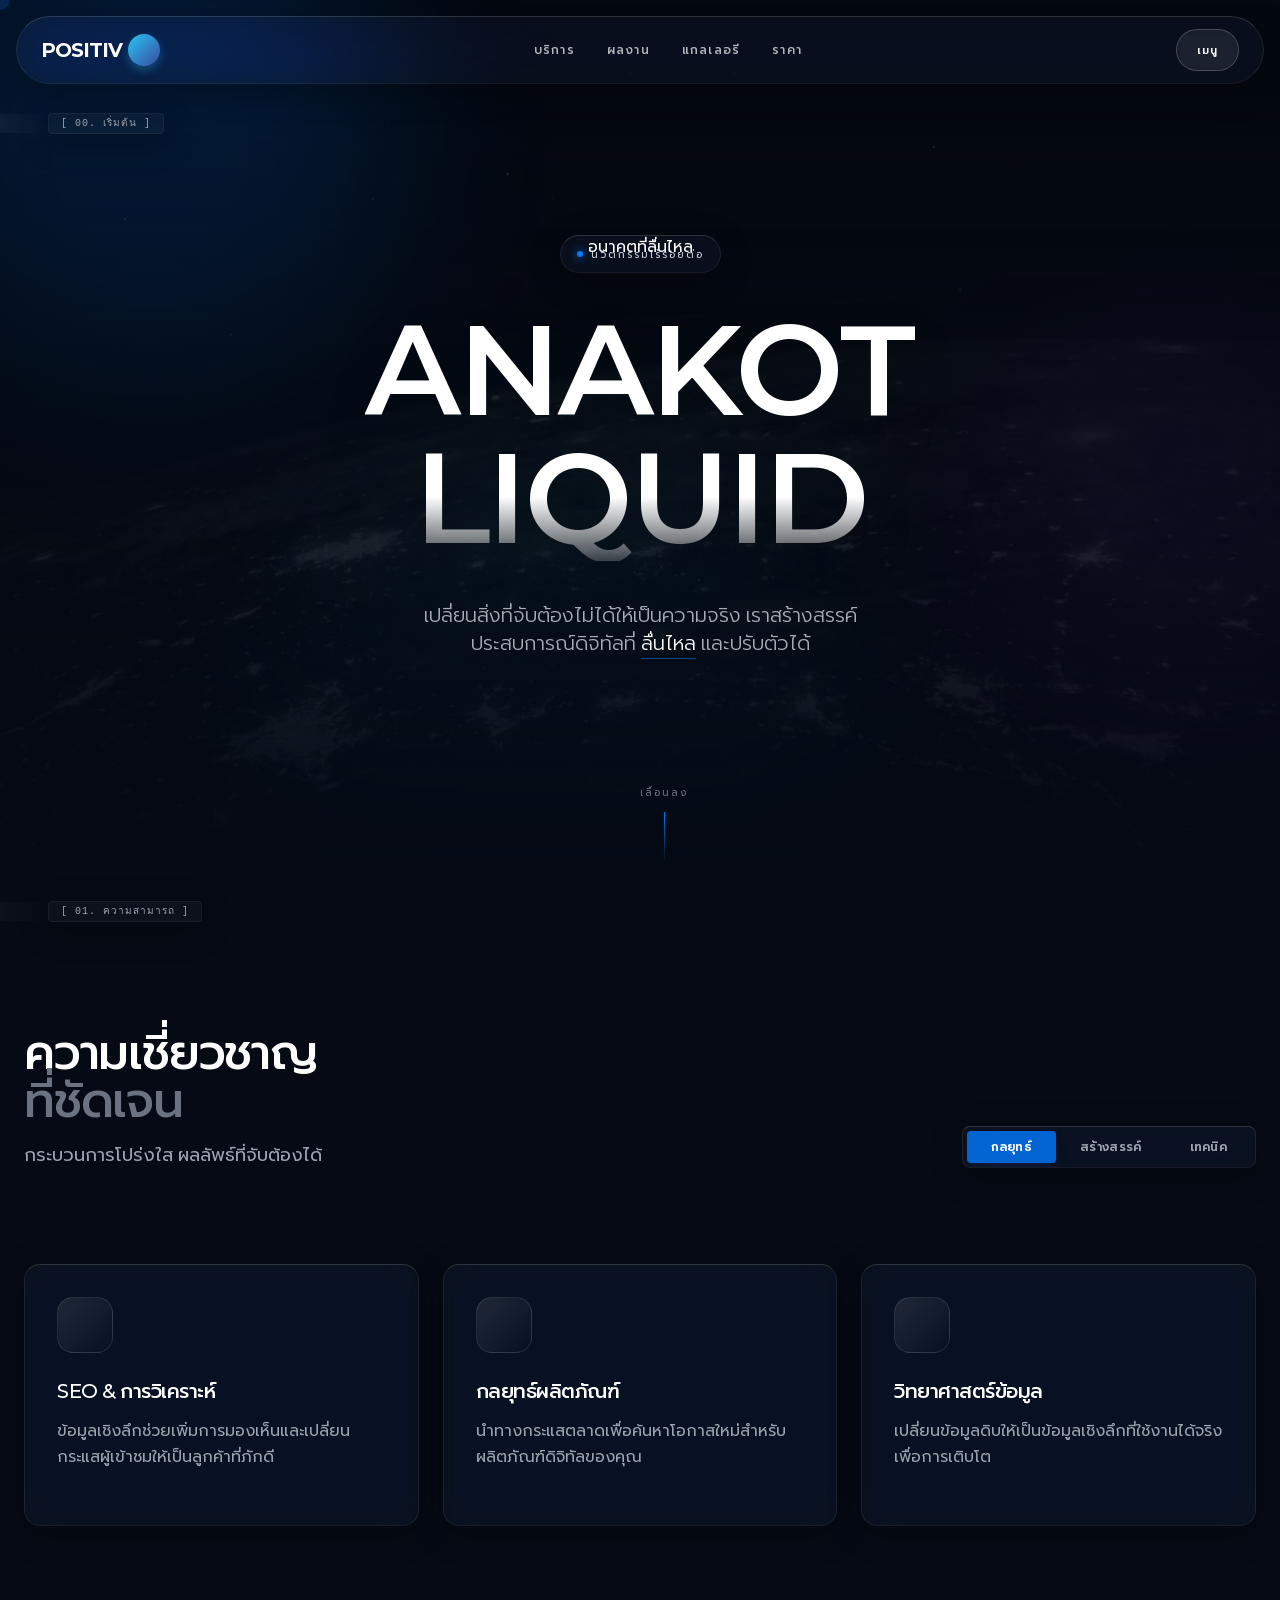
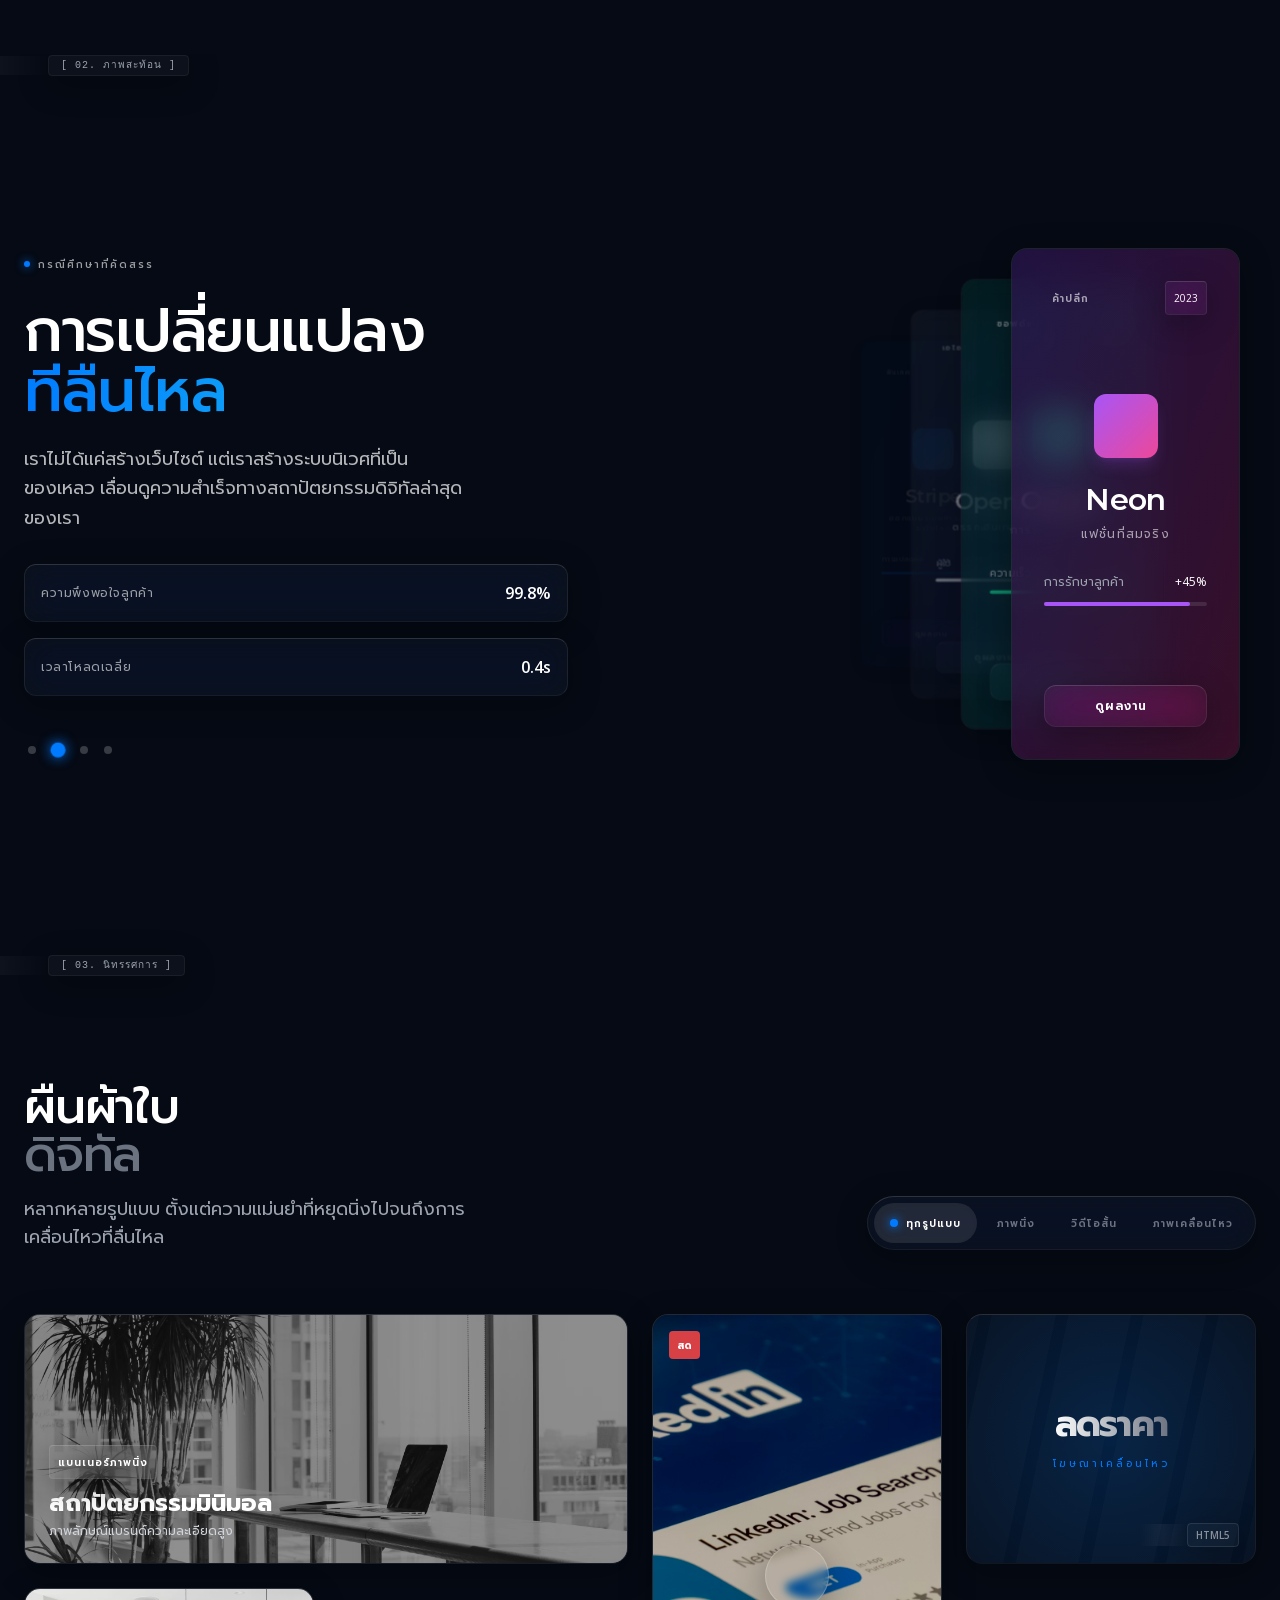
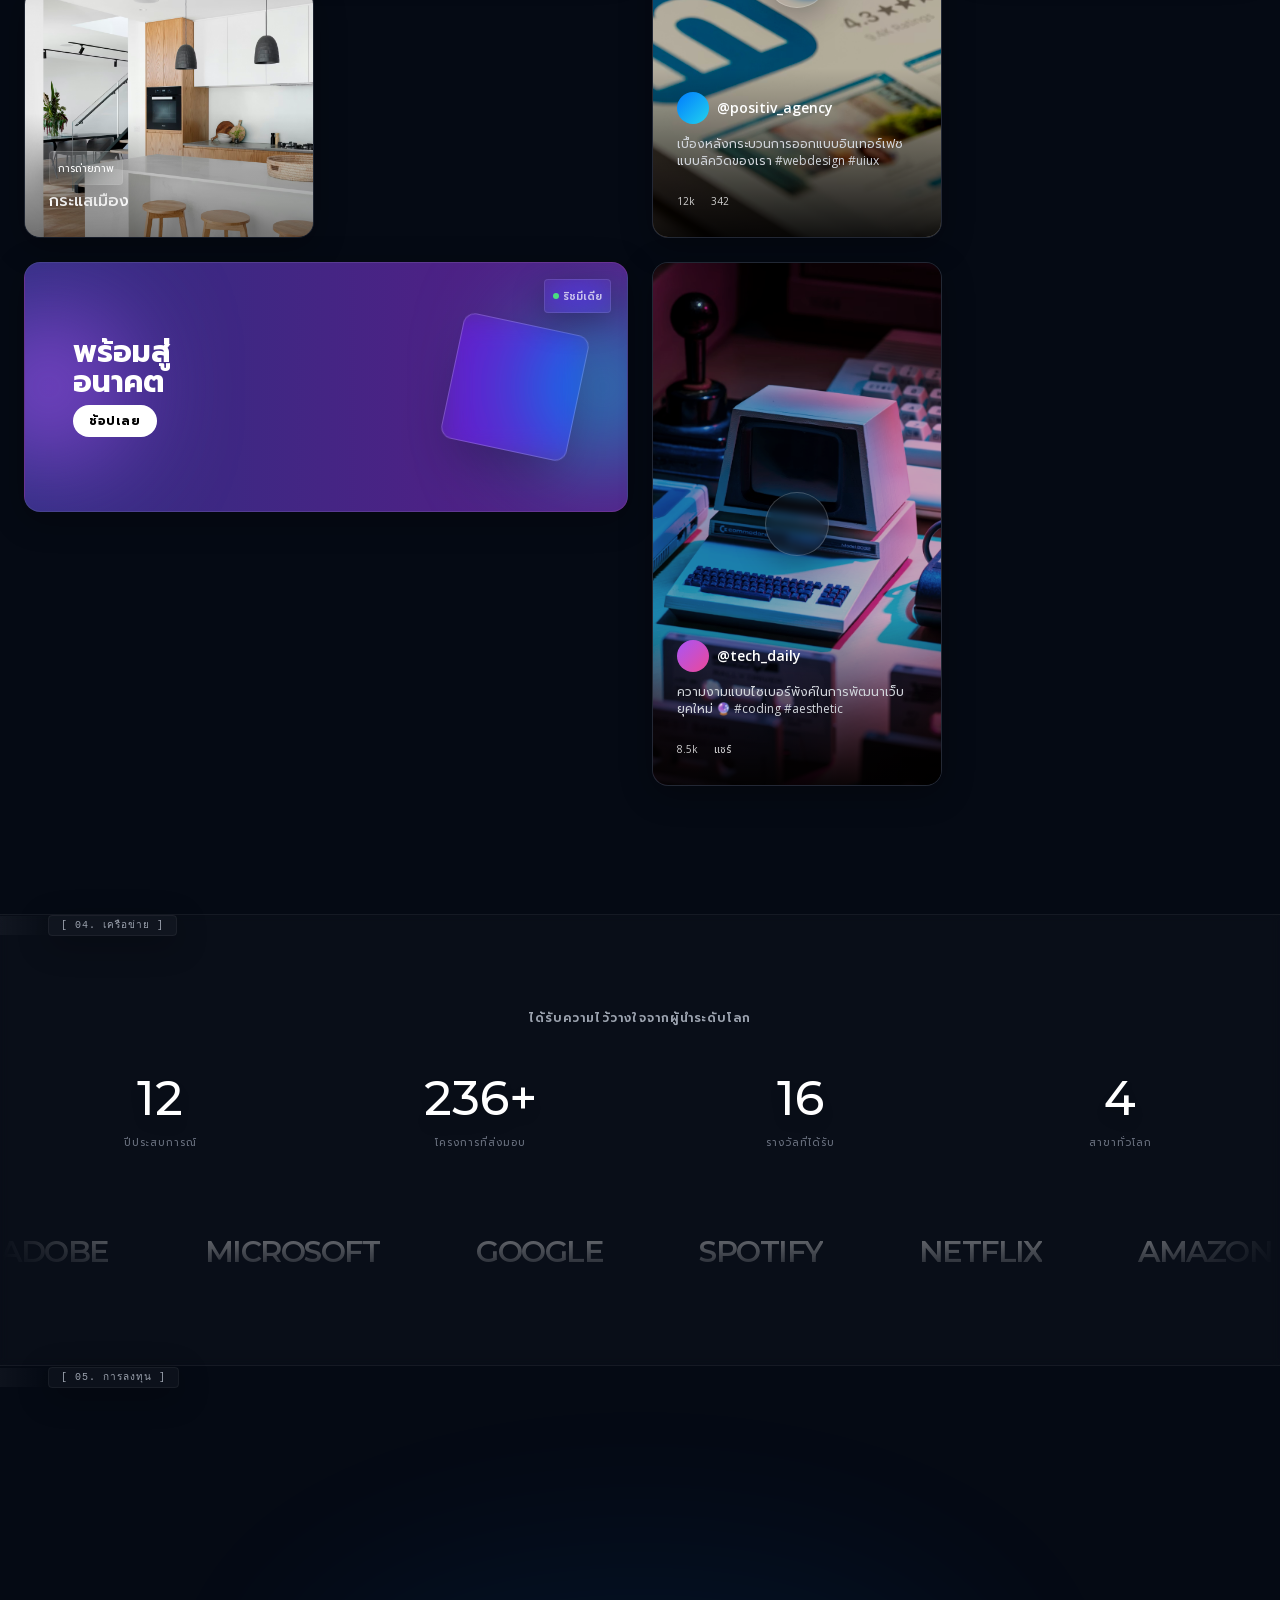
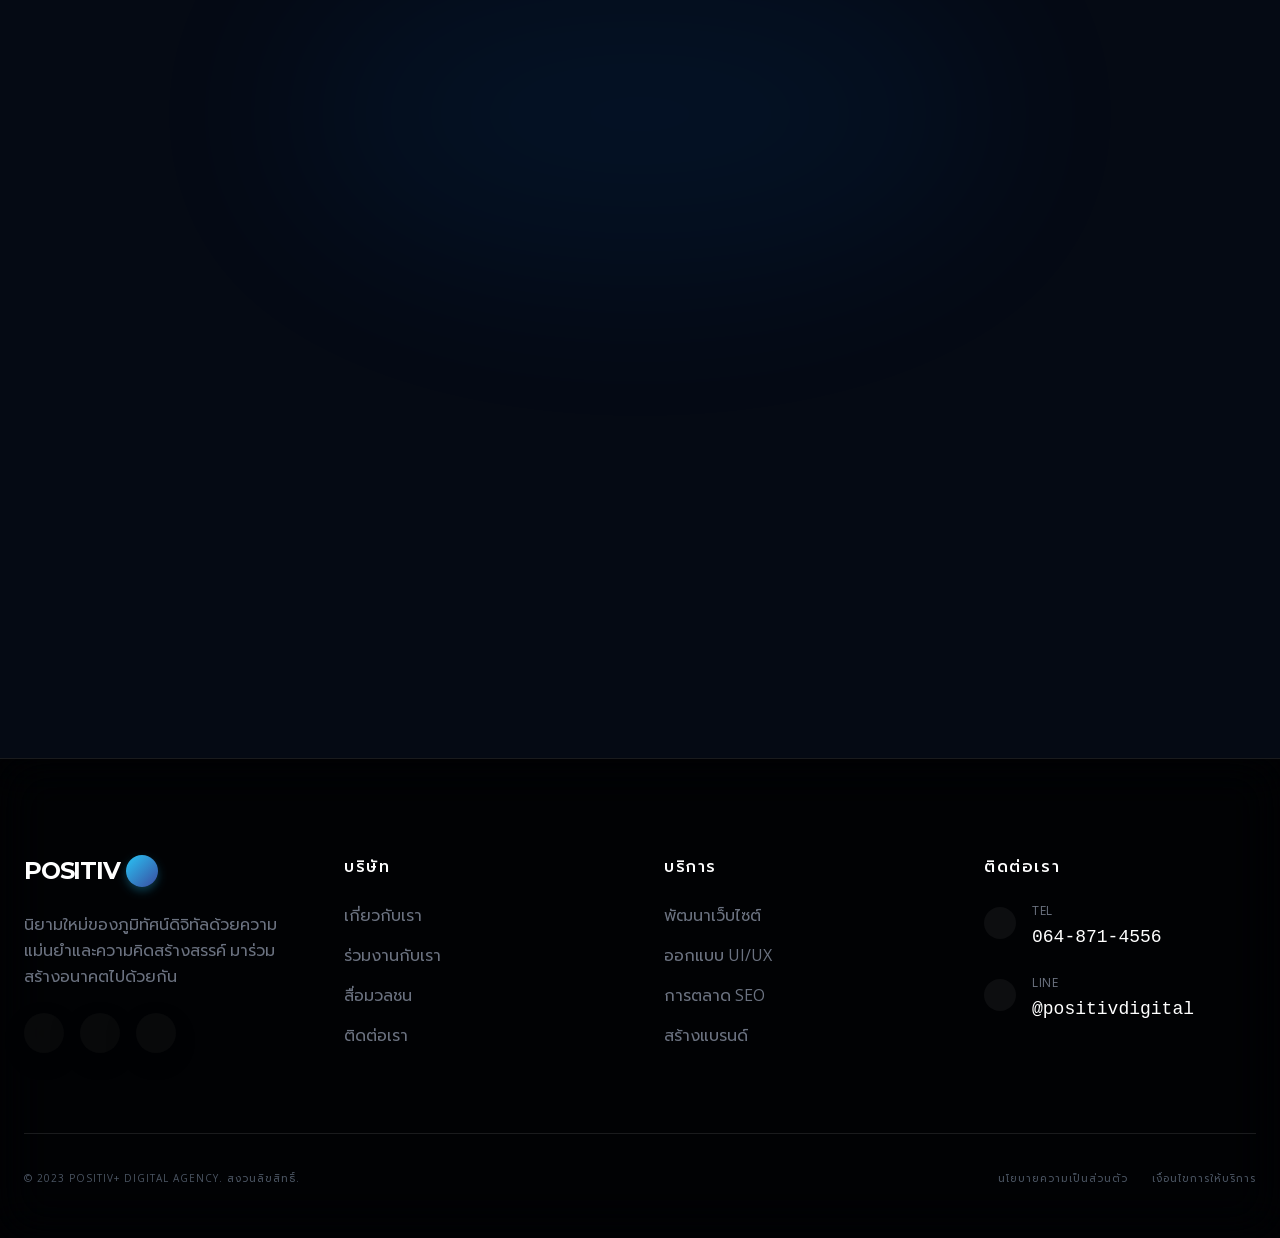
<file: reference/glass-effect2/index.html>
<html class="scroll-smooth" lang="th"><head><meta charset="utf-8"/>
<meta content="width=device-width, initial-scale=1.0" name="viewport"/>
<title>Positiv+ | ดิจิทัลไร้รอยต่อ</title>
<script src="assets/iconify_654a1ef798a3.js"></script>
<link href="https://fonts.googleapis.com" rel="preconnect"/>
<link crossorigin="" href="https://fonts.gstatic.com" rel="preconnect"/>
<link href="assets/css2_ac990486f183.css" rel="stylesheet"/>
<script src="assets/resource_3fa48481346f.js"></script>
<style>
:root {
--cursor-size: 20px;
--cursor-hover-size: 80px;
}
body {
font-family: 'Open Sans', 'Prompt', sans-serif;
cursor: none;
overflow-x: hidden;
background-color: #050a14;
}
h1, h2, h3, h4, h5, h6, .font-heading {
font-family: 'Montserrat', 'Prompt', sans-serif;
}
/* Custom Scrollbar */
::-webkit-scrollbar { width: 6px; }
::-webkit-scrollbar-track { background: #050a14; }
::-webkit-scrollbar-thumb { background: rgba(255,255,255,0.2); border-radius: 3px; }
::-webkit-scrollbar-thumb:hover { background: #007bff; }
/* Liquid Glass Card Style */
.glass-panel {
background: rgba(255, 255, 255, 0.03);
backdrop-filter: blur(16px) saturate(180%);
-webkit-backdrop-filter: blur(16px) saturate(180%);
border-top: 1px solid rgba(255, 255, 255, 0.15);
border-left: 1px solid rgba(255, 255, 255, 0.08);
border-right: 1px solid rgba(255, 255, 255, 0.08);
border-bottom: 1px solid rgba(255, 255, 255, 0.05);
box-shadow: 0 8px 32px 0 rgba(0, 0, 0, 0.3);
position: relative;
overflow: hidden;
transition: all 0.5s cubic-bezier(0.4, 0, 0.2, 1);
}
.glass-panel::before {
content: '';
position: absolute;
top: 0; left: -100%; width: 100%; height: 100%;
background: linear-gradient(90deg, transparent, rgba(255,255,255,0.05), transparent);
transition: 0.5s;
pointer-events: none;
z-index: 20;
}
.glass-panel:hover {
background: rgba(255, 255, 255, 0.06);
border-color: rgba(255, 255, 255, 0.3);
transform: translateY(-5px);
box-shadow: 0 15px 40px rgba(0, 123, 255, 0.1);
}
.glass-panel:hover::before {
left: 100%;
transition: 0.7s ease-in-out;
}
/* Stacked Carousel Logic */
.stack-section {
--_offset-steps: 4rem;
--_scale-steps: 12;
--_opacity-steps: 15;
--_offset-steps-two: calc(var(--_offset-steps) * -1);
--_offset-steps-three: calc(var(--_offset-steps) * -2);
--scale-steps-two: calc(1 - var(--_scale-steps) * 0.01);
--scale-steps-three: calc(1 - var(--_scale-steps) * 0.02);
--opacity-steps-two: calc(1 - var(--_opacity-steps) * 0.02);
--opacity-steps-three: calc(1 - var(--_opacity-steps) * 0.04);
display: grid;
grid-template-areas: "stack";
width: min(calc(100% - 2rem), 32rem);
margin: 0 auto;
}
.stack-card {
grid-area: stack;
transition: 800ms cubic-bezier(0.23, 1, 0.32, 1);
translate: var(--_offset) 0;
order: var(--_order);
z-index: var(--_order);
scale: var(--_scale);
opacity: var(--_opacity);
cursor: none;
user-select: none;
transform-style: preserve-3d;
background: rgba(5, 10, 20, 0.6);
}
.stack-card:nth-of-type(1) { --_order: var(--_1-order); --_scale: var(--_1-scale); --_opacity: var(--_1-opacity); --_offset: var(--_1-offset); }
.stack-card:nth-of-type(2) { --_order: var(--_2-order); --_scale: var(--_2-scale); --_opacity: var(--_2-opacity); --_offset: var(--_2-offset); }
.stack-card:nth-of-type(3) { --_order: var(--_3-order); --_scale: var(--_3-scale); --_opacity: var(--_3-opacity); --_offset: var(--_3-offset); }
.stack-card:nth-of-type(4) { --_order: var(--_4-order); --_scale: var(--_4-scale); --_opacity: var(--_4-opacity); --_offset: var(--_4-offset); }
.stack-section.card-1-active {
--_1-order: 4; --_1-scale: 1; --_1-opacity: 1; --_1-offset: 0;
--_2-order: 3; --_2-scale: var(--scale-steps-two); --_2-opacity: var(--opacity-steps-two); --_2-offset: var(--_offset-steps-two);
--_3-order: 2; --_3-scale: var(--scale-steps-three); --_3-opacity: var(--opacity-steps-three); --_3-offset: var(--_offset-steps-three);
--_4-order: 1; --_4-scale: calc(1 - var(--_scale-steps) * 0.03); --_4-opacity: calc(1 - var(--_opacity-steps) * 0.06); --_4-offset: calc(var(--_offset-steps) * -3);
}
.stack-section.card-2-active {
--_2-order: 4; --_2-scale: 1; --_2-opacity: 1; --_2-offset: 0;
--_3-order: 3; --_3-scale: var(--scale-steps-two); --_3-opacity: var(--opacity-steps-two); --_3-offset: var(--_offset-steps-two);
--_4-order: 2; --_4-scale: var(--scale-steps-three); --_4-opacity: var(--opacity-steps-three); --_4-offset: var(--_offset-steps-three);
--_1-order: 1; --_1-scale: calc(1 - var(--_scale-steps) * 0.03); --_1-opacity: calc(1 - var(--_opacity-steps) * 0.06); --_1-offset: calc(var(--_offset-steps) * -3);
}
.stack-section.card-3-active {
--_3-order: 4; --_3-scale: 1; --_3-opacity: 1; --_3-offset: 0;
--_4-order: 3; --_4-scale: var(--scale-steps-two); --_4-opacity: var(--opacity-steps-two); --_4-offset: var(--_offset-steps-two);
--_1-order: 2; --_1-scale: var(--scale-steps-three); --_1-opacity: var(--opacity-steps-three); --_1-offset: var(--_offset-steps-three);
--_2-order: 1; --_2-scale: calc(1 - var(--_scale-steps) * 0.03); --_2-opacity: calc(1 - var(--_opacity-steps) * 0.06); --_2-offset: calc(var(--_offset-steps) * -3);
}
.stack-section.card-4-active {
--_4-order: 4; --_4-scale: 1; --_4-opacity: 1; --_4-offset: 0;
--_1-order: 3; --_1-scale: var(--scale-steps-two); --_1-opacity: var(--opacity-steps-two); --_1-offset: var(--_offset-steps-two);
--_2-order: 2; --_2-scale: var(--scale-steps-three); --_2-opacity: var(--opacity-steps-three); --_2-offset: var(--_offset-steps-three);
--_3-order: 1; --_3-scale: calc(1 - var(--_scale-steps) * 0.03); --_3-opacity: calc(1 - var(--_opacity-steps) * 0.06); --_3-offset: calc(var(--_offset-steps) * -3);
}
/* Ambient Liquid Blobs */
.liquid-blob {
position: absolute;
border-radius: 50%;
filter: blur(80px);
opacity: 0.6;
z-index: -1;
animation: float 10s infinite alternate cubic-bezier(0.4, 0, 0.2, 1);
}
@keyframes float {
0% { transform: translate(0, 0) scale(1); }
100% { transform: translate(30px, 50px) scale(1.1); }
}
/* Custom Cursor */
#cursor {
position: fixed; top: 0; left: 0;
width: var(--cursor-size); height: var(--cursor-size);
background-color: white; border-radius: 50%;
pointer-events: none; z-index: 9999;
transform: translate(-50%, -50%);
transition: width 0.3s, height 0.3s, background-color 0.3s;
mix-blend-mode: overlay;
backdrop-filter: blur(2px);
}
#cursor.hovered {
width: var(--cursor-hover-size); height: var(--cursor-hover-size);
opacity: 0.5; background-color: rgba(0, 123, 255, 0.5); mix-blend-mode: normal;
border: 1px solid rgba(255,255,255,0.5);
}
/* Loading Animation */
#preloader {
position: fixed; inset: 0; background: #050a14;
z-index: 10000; display: flex; justify-content: center; align-items: center;
transition: transform 0.8s cubic-bezier(0.86, 0, 0.07, 1);
}
#preloader.loaded { transform: translateY(-100%); }
.loader-bar { width: 200px; height: 1px; background: rgba(255,255,255,0.1); position: relative; overflow: hidden; }
.loader-progress { position: absolute; left: 0; top: 0; height: 100%; background: #007bff; width: 0%; transition: width 0.5s ease; }
/* Animation Utilities */
.will-change-transform { will-change: transform; }
.split-line { overflow: hidden; display: block; }
.split-line span {
display: block;
transform: translateY(100%);
transition: transform 1.2s cubic-bezier(0.23, 1, 0.32, 1);
}
.hero-revealed .split-line span { transform: translateY(0); }
.reveal { opacity: 0; transform: translateY(30px); transition: all 0.8s cubic-bezier(0.5, 0, 0, 1); }
.reveal.active { opacity: 1; transform: translateY(0); }
/* Grid Transition */
.service-grid {
transition: opacity 0.5s ease, transform 0.5s ease;
}
/* Marquee */
.marquee-container { mask-image: linear-gradient(to right, transparent, black 10%, black 90%, transparent); }
.marquee-content { display: flex; animation: scroll 30s linear infinite; }
@keyframes scroll { 0% { transform: translateX(0); } 100% { transform: translateX(-50%); } }
/* Inputs */
.input-group { position: relative; }
.input-group input {
width: 100%; background: transparent; border: none;
border-bottom: 1px solid rgba(255,255,255,0.2); padding: 10px 0;
color: white; outline: none; transition: border-color 0.3s;
}
.input-group label {
position: absolute; top: 10px; left: 0; color: rgba(255,255,255,0.5);
pointer-events: none; transition: 0.3s ease all;
}
.input-group input:focus { border-bottom-color: #007bff; }
.input-group input:focus ~ label, .input-group input:not(:placeholder-shown) ~ label {
top: -12px; font-size: 0.75rem; color: #007bff;
}
/* Noise */
.noise-overlay {
position: fixed; top: 0; left: 0; width: 100%; height: 100%;
pointer-events: none; z-index: 50; opacity: 0.04;
background: url("filter_3E_3Crect_width__100_25_ef7da59166f5.html")'/%3E%3C/svg%3E");
mix-blend-mode: overlay;
}
/* Custom Motion Animations for Gallery */
@keyframes slide-right { 0% { transform: translateX(-20%); } 100% { transform: translateX(0%); } }
@keyframes slide-left { 0% { transform: translateX(0%); } 100% { transform: translateX(-20%); } }
@keyframes pulse-soft { 0%, 100% { opacity: 0.6; } 50% { opacity: 1; } }
.motion-banner-anim { animation: slide-right 4s ease-in-out infinite alternate; }
.motion-banner-anim-rev { animation: slide-left 5s ease-in-out infinite alternate; }
.gallery-card-hover:hover .gallery-overlay { opacity: 1; }
.gallery-card-hover:hover .gallery-img { transform: scale(1.05); }
/* Filtering Transitions */
.gallery-item {
transition: all 0.5s cubic-bezier(0.4, 0, 0.2, 1);
}
.gallery-item.hidden-item {
display: none;
}
.gallery-item.fading-out {
opacity: 0;
transform: scale(0.95);
}
</style><style data-scroll-fix="true">
        /* Scroll fixes for offline viewing */
        html, body {
            overflow: auto !important;
            overflow-x: hidden !important;
            height: auto !important;
            min-height: 100% !important;
            scroll-behavior: auto !important;
            opacity: 1 !important;
            visibility: visible !important;
        }
        
        /* Force visibility - many sites use JS animations for initial display */
        body, .wrapper, main, #__next, #app, .page, .content {
            opacity: 1 !important;
            visibility: visible !important;
            transform: none !important;
        }
        
        /* Disable loader/preloader overlays */
        .loader, .preloader, .loading, [class*="loader"], [class*="preloader"] {
            display: none !important;
            opacity: 0 !important;
        }
        
        /* Show elements that might be hidden for animation */
        .word-inner, .char, .line, [data-aos], [data-scroll],
        .hero-text span, .hero-fade, [class*="hero"] span {
            opacity: 1 !important;
            transform: none !important;
            visibility: visible !important;
        }
        
        /* Reset Tailwind animation utility classes */
        .translate-y-full, .translate-x-full, .-translate-y-full, .-translate-x-full,
        .translate-y-1\/2, .-translate-y-1\/2, .translate-y-\[100\%\], .translate-y-\[110\%\] {
            transform: none !important;
        }
        
        /* Force visibility on common hidden-for-animation patterns */
        .opacity-0, [class*="opacity-0"] {
            opacity: 1 !important;
        }
        
        /* Reset scale transforms used for animations */
        .scale-0, .scale-50, .scale-75 {
            transform: none !important;
        }
        
        html.lenis, html.lenis-smooth, 
        body.lenis, body.lenis-smooth,
        .lenis-wrapper, .lenis-content,
        [data-lenis-prevent], [data-scroll-container] {
            overflow: visible !important;
            height: auto !important;
        }
        
        /* Fix flex containers that might cut off content */
        body.flex.items-center,
        body.flex.justify-center {
            align-items: flex-start !important;
            min-height: 100vh;
            height: auto !important;
        }
        
        /* Ensure main content scrolls */
        main, #__next, #__nuxt, #app, .main-content {
            overflow: visible !important;
            height: auto !important;
        }
        </style></head>
<body class="text-white selection:bg-[#007bff]/50 selection:text-white text-base">
<div id="cursor"></div>
<div class="noise-overlay"></div>
<!-- Liquid Background Layer -->
<div class="fixed inset-0 overflow-hidden pointer-events-none z-[-1]">
<div class="liquid-blob bg-[#007bff]" style="width: 500px; height: 500px; top: -100px; left: -100px; opacity: 0.2; animation-duration: 15s;"></div>
<div class="liquid-blob bg-purple-600" style="width: 400px; height: 400px; top: 40%; right: -100px; opacity: 0.15; animation-duration: 20s; animation-delay: -5s;"></div>
<div class="liquid-blob bg-cyan-600" style="width: 600px; height: 600px; bottom: -150px; left: 20%; opacity: 0.15; animation-duration: 25s; animation-delay: -10s;"></div>
</div>
<div id="preloader">
<div class="flex flex-col items-center gap-4">
<span class="font-heading tracking-[0.2em] text-xs uppercase text-white/50" id="loader-text">กำลังเริ่มต้นระบบลิควิด</span>
<div class="loader-bar">
<div class="loader-progress" id="loader-progress"></div>
</div>
</div>
</div>
<!-- Navigation -->
<nav class="fixed w-full z-[60] top-0 transition-all duration-300 py-4">
<div class="max-w-7xl mx-auto px-4">
<!-- Glass Navbar Container -->
<div class="glass-panel rounded-full px-6 py-3 flex items-center justify-between">
<a class="cursor-hover group flex items-center gap-1.5" href="#">
<span class="font-heading font-bold text-xl tracking-tighter text-white">POSITIV</span>
<div class="w-8 h-8 rounded-full bg-gradient-to-br from-[#29C5F6] to-[#3a4b9f] flex items-center justify-center shadow-[0_4px_10px_rgba(41,197,246,0.3)] group-hover:scale-105 transition-transform duration-300">
<span class="iconify text-white" data-icon="lucide:plus" data-stroke-width="4" data-width="20"></span>
</div>
</a>
<div class="hidden md:flex items-center gap-8">
<a class="cursor-hover text-xs font-medium uppercase tracking-widest text-white/70 hover:text-white transition-colors" href="#services">บริการ</a>
<a class="cursor-hover text-xs font-medium uppercase tracking-widest text-white/70 hover:text-white transition-colors" href="#work">ผลงาน</a>
<a class="cursor-hover text-xs font-medium uppercase tracking-widest text-white/70 hover:text-white transition-colors" href="#gallery">แกลเลอรี</a>
<a class="cursor-hover text-xs font-medium uppercase tracking-widest text-white/70 hover:text-white transition-colors" href="#pricing">ราคา</a>
</div>
<div class="hidden md:block">
<button class="cursor-hover px-5 py-2 border border-white/20 rounded-full text-[10px] font-semibold uppercase tracking-widest hover:bg-white hover:text-black transition-colors bg-white/5 backdrop-blur-sm">
                        เมนู
                    </button>
</div>
<button class="md:hidden text-white cursor-hover">
<span class="iconify" data-icon="lucide:menu" data-width="24"></span>
</button>
</div>
</div>
</nav>
<!-- HERO SECTION -->
<header class="relative h-screen w-full flex items-center justify-center overflow-hidden" id="hero">
<div class="absolute top-28 left-6 md:left-12 z-20 hidden md:block">
<span class="glass-panel px-3 py-1 rounded text-[10px] font-mono uppercase tracking-widest text-gray-400 border border-white/5">[ 00. เริ่มต้น ]</span>
</div>
<!-- Parallax BG Wrapper -->
<div class="absolute inset-0 z-0 overflow-hidden">
<img alt="Background" class="parallax-element w-full h-[120%] object-cover opacity-20 grayscale contrast-125 will-change-transform mix-blend-overlay" data-parallax-speed="0.5" src="assets/photo-1451187580459-43490279c0_db6c9a5bcb5e.avif"/>
<div class="absolute inset-0 bg-gradient-to-t from-[#050a14] via-[#050a14]/50 to-transparent"></div>
</div>
<div class="relative z-10 text-center px-6 w-full max-w-7xl mx-auto flex flex-col items-center">
<div class="reveal mb-8 opacity-0">
<div class="glass-panel inline-flex items-center gap-2 px-4 py-1.5 rounded-full">
<span class="w-1.5 h-1.5 rounded-full bg-[#007bff] animate-pulse shadow-[0_0_10px_#007bff]"></span>
<span class="text-[10px] uppercase tracking-[0.2em] text-gray-300">นวัตกรรมไร้รอยต่อ</span>
</div>
</div>
<h1 class="font-heading text-6xl md:text-8xl lg:text-9xl font-semibold leading-[0.85] tracking-tight text-white drop-shadow-2xl">
<span class="split-line"><span class="block">ANAKOT</span></span>
<span class="split-line"><span class="block text-transparent bg-clip-text bg-gradient-to-b from-white via-white to-white/20" style="transition-delay: 100ms">LIQUID</span></span>
</h1>
<!-- Replaced Thai Text to maintain visual weight similar to original but in meaning: Future (Anakot) Liquid -->
<h1 class="absolute opacity-0 pointer-events-none">อนาคตที่ลื่นไหล</h1>
<p class="mt-8 text-lg md:text-xl text-gray-300/80 font-light max-w-lg mx-auto leading-relaxed reveal opacity-0 delay-200 backdrop-blur-sm rounded-lg p-2">
                เปลี่ยนสิ่งที่จับต้องไม่ได้ให้เป็นความจริง เราสร้างสรรค์ประสบการณ์ดิจิทัลที่ <span class="text-white border-b border-[#007bff]/50 pb-0.5 cursor-hover hover:border-[#007bff] hover:text-[#007bff] transition-colors hover:shadow-[0_0_15px_rgba(0,123,255,0.4)]">ลื่นไหล</span> และปรับตัวได้
            </p>
</div>
<div class="absolute bottom-10 left-1/2 -translate-x-1/2 flex flex-col items-center gap-2 z-20 reveal opacity-0 delay-500">
<span class="text-[10px] uppercase tracking-[0.2em] text-gray-500">เลื่อนลง</span>
<div class="glass-panel w-[1px] h-12 !bg-gradient-to-b from-[#007bff] to-transparent/10 !border-0"></div>
</div>
</header>
<!-- Services Section -->
<section class="py-32 relative z-10" id="services">
<div class="absolute top-0 left-6 md:left-12 z-20 hidden md:block -translate-y-1/2">
<span class="glass-panel px-3 py-1 rounded text-[10px] font-mono uppercase tracking-widest text-gray-400 border border-white/5">[ 01. ความสามารถ ]</span>
</div>
<div class="max-w-7xl mx-auto px-6">
<div class="flex flex-col md:flex-row justify-between items-end mb-24 gap-8">
<div class="reveal">
<h2 class="font-heading text-4xl md:text-5xl font-medium tracking-tight mb-4 text-white">ความเชี่ยวชาญ<br/><span class="text-gray-500">ที่ชัดเจน</span></h2>
<p class="text-gray-400 max-w-sm text-lg">กระบวนการโปร่งใส ผลลัพธ์ที่จับต้องได้</p>
</div>
<div class="reveal flex p-1 glass-panel rounded-lg" id="service-tabs">
<button class="tab-btn cursor-hover px-6 py-2 text-xs font-semibold uppercase tracking-wide rounded bg-[#007bff]/80 backdrop-blur-md text-white shadow-lg shadow-blue-900/20 transition-all duration-300" data-tab="strategic">กลยุทธ์</button>
<button class="tab-btn cursor-hover px-6 py-2 text-xs font-semibold uppercase tracking-wide rounded text-gray-400 hover:text-white hover:bg-white/5 transition-all duration-300" data-tab="creative">สร้างสรรค์</button>
<button class="tab-btn cursor-hover px-6 py-2 text-xs font-semibold uppercase tracking-wide rounded text-gray-400 hover:text-white hover:bg-white/5 transition-all duration-300" data-tab="technical">เทคนิค</button>
</div>
</div>
<!-- Dynamic Grids Container -->
<div class="relative" id="services-grid-container">
<!-- Strategic Grid -->
<div class="service-grid grid grid-cols-1 md:grid-cols-2 lg:grid-cols-3 gap-6" id="grid-strategic">
<!-- Card 1 -->
<div class="glass-panel p-8 rounded-2xl cursor-hover group">
<div class="absolute top-0 right-0 p-8 opacity-20 group-hover:opacity-100 transition-opacity duration-500">
<span class="iconify text-white" data-icon="lucide:arrow-up-right" data-width="24"></span>
</div>
<div class="w-14 h-14 bg-gradient-to-br from-white/10 to-transparent border border-white/10 rounded-2xl flex items-center justify-center text-[#007bff] mb-6 shadow-inner">
<span class="iconify" data-icon="lucide:search" data-stroke-width="1.5" data-width="24"></span>
</div>
<h3 class="font-heading text-xl font-medium mb-3 text-white tracking-tight">SEO &amp; การวิเคราะห์</h3>
<p class="text-base text-gray-400 leading-relaxed mb-6">ข้อมูลเชิงลึกช่วยเพิ่มการมองเห็นและเปลี่ยนกระแสผู้เข้าชมให้เป็นลูกค้าที่ภักดี</p>
</div>
<!-- Card 2 -->
<div class="glass-panel p-8 rounded-2xl cursor-hover group">
<div class="absolute top-0 right-0 p-8 opacity-20 group-hover:opacity-100 transition-opacity duration-500">
<span class="iconify text-white" data-icon="lucide:arrow-up-right" data-width="24"></span>
</div>
<div class="w-14 h-14 bg-gradient-to-br from-white/10 to-transparent border border-white/10 rounded-2xl flex items-center justify-center text-[#007bff] mb-6 shadow-inner">
<span class="iconify" data-icon="lucide:compass" data-stroke-width="1.5" data-width="24"></span>
</div>
<h3 class="font-heading text-xl font-medium mb-3 text-white tracking-tight">กลยุทธ์ผลิตภัณฑ์</h3>
<p class="text-base text-gray-400 leading-relaxed mb-6">นำทางกระแสตลาดเพื่อค้นหาโอกาสใหม่สำหรับผลิตภัณฑ์ดิจิทัลของคุณ</p>
</div>
<!-- Card 3 -->
<div class="glass-panel p-8 rounded-2xl cursor-hover group">
<div class="absolute top-0 right-0 p-8 opacity-20 group-hover:opacity-100 transition-opacity duration-500">
<span class="iconify text-white" data-icon="lucide:arrow-up-right" data-width="24"></span>
</div>
<div class="w-14 h-14 bg-gradient-to-br from-white/10 to-transparent border border-white/10 rounded-2xl flex items-center justify-center text-[#007bff] mb-6 shadow-inner">
<span class="iconify" data-icon="lucide:bar-chart-2" data-stroke-width="1.5" data-width="24"></span>
</div>
<h3 class="font-heading text-xl font-medium mb-3 text-white tracking-tight">วิทยาศาสตร์ข้อมูล</h3>
<p class="text-base text-gray-400 leading-relaxed mb-6">เปลี่ยนข้อมูลดิบให้เป็นข้อมูลเชิงลึกที่ใช้งานได้จริงเพื่อการเติบโต</p>
</div>
</div>
<!-- Creative Grid -->
<div class="service-grid grid grid-cols-1 md:grid-cols-2 lg:grid-cols-3 gap-6 hidden opacity-0 transform translate-y-4" id="grid-creative">
<!-- Card 1 -->
<div class="glass-panel p-8 rounded-2xl cursor-hover group">
<div class="absolute top-0 right-0 p-8 opacity-20 group-hover:opacity-100 transition-opacity duration-500">
<span class="iconify text-white" data-icon="lucide:arrow-up-right" data-width="24"></span>
</div>
<div class="w-14 h-14 bg-gradient-to-br from-white/10 to-transparent border border-white/10 rounded-2xl flex items-center justify-center text-[#007bff] mb-6 shadow-inner">
<span class="iconify" data-icon="lucide:palette" data-stroke-width="1.5" data-width="24"></span>
</div>
<h3 class="font-heading text-xl font-medium mb-3 text-white tracking-tight">การออกแบบ UI/UX</h3>
<p class="text-base text-gray-400 leading-relaxed mb-6">อินเทอร์เฟซที่ให้ความรู้สึกเหมือนเป็นส่วนหนึ่งของความคิด ราบรื่น และใช้งานง่าย</p>
</div>
<!-- Card 2 -->
<div class="glass-panel p-8 rounded-2xl cursor-hover group">
<div class="absolute top-0 right-0 p-8 opacity-20 group-hover:opacity-100 transition-opacity duration-500">
<span class="iconify text-white" data-icon="lucide:arrow-up-right" data-width="24"></span>
</div>
<div class="w-14 h-14 bg-gradient-to-br from-white/10 to-transparent border border-white/10 rounded-2xl flex items-center justify-center text-[#007bff] mb-6 shadow-inner">
<span class="iconify" data-icon="lucide:film" data-stroke-width="1.5" data-width="24"></span>
</div>
<h3 class="font-heading text-xl font-medium mb-3 text-white tracking-tight">โมชั่นกราฟิก</h3>
<p class="text-base text-gray-400 leading-relaxed mb-6">ใส่พลังงานจลน์ลงในทุกการโต้ตอบ ทำให้พิกเซลที่หยุดนิ่งกลับมีชีวิต</p>
</div>
<!-- Card 3 -->
<div class="glass-panel p-8 rounded-2xl cursor-hover group">
<div class="absolute top-0 right-0 p-8 opacity-20 group-hover:opacity-100 transition-opacity duration-500">
<span class="iconify text-white" data-icon="lucide:arrow-up-right" data-width="24"></span>
</div>
<div class="w-14 h-14 bg-gradient-to-br from-white/10 to-transparent border border-white/10 rounded-2xl flex items-center justify-center text-[#007bff] mb-6 shadow-inner">
<span class="iconify" data-icon="lucide:fingerprint" data-stroke-width="1.5" data-width="24"></span>
</div>
<h3 class="font-heading text-xl font-medium mb-3 text-white tracking-tight">อัตลักษณ์แบรนด์</h3>
<p class="text-base text-gray-400 leading-relaxed mb-6">กลั่นกรองตัวตนของคุณให้เป็นภาษาภาพที่ลื่นไหลไปในทุกสื่อ</p>
</div>
</div>
<!-- Technical Grid -->
<div class="service-grid grid grid-cols-1 md:grid-cols-2 lg:grid-cols-3 gap-6 hidden opacity-0 transform translate-y-4" id="grid-technical">
<!-- Card 1 -->
<div class="glass-panel p-8 rounded-2xl cursor-hover group">
<div class="absolute top-0 right-0 p-8 opacity-20 group-hover:opacity-100 transition-opacity duration-500">
<span class="iconify text-white" data-icon="lucide:arrow-up-right" data-width="24"></span>
</div>
<div class="w-14 h-14 bg-gradient-to-br from-white/10 to-transparent border border-white/10 rounded-2xl flex items-center justify-center text-[#007bff] mb-6 shadow-inner">
<span class="iconify" data-icon="lucide:code-2" data-stroke-width="1.5" data-width="24"></span>
</div>
<h3 class="font-heading text-xl font-medium mb-3 text-white tracking-tight">พัฒนาเว็บไซต์</h3>
<p class="text-base text-gray-400 leading-relaxed mb-6">โครงสร้างโค้ดที่แข็งแกร่งดั่งเพชรและความยืดหยุ่นที่ปรับขนาดได้ดั่งน้ำ</p>
</div>
<!-- Card 2 -->
<div class="glass-panel p-8 rounded-2xl cursor-hover group">
<div class="absolute top-0 right-0 p-8 opacity-20 group-hover:opacity-100 transition-opacity duration-500">
<span class="iconify text-white" data-icon="lucide:arrow-up-right" data-width="24"></span>
</div>
<div class="w-14 h-14 bg-gradient-to-br from-white/10 to-transparent border border-white/10 rounded-2xl flex items-center justify-center text-[#007bff] mb-6 shadow-inner">
<span class="iconify" data-icon="lucide:smartphone" data-stroke-width="1.5" data-width="24"></span>
</div>
<h3 class="font-heading text-xl font-medium mb-3 text-white tracking-tight">พัฒนาแอปพลิเคชัน</h3>
<p class="text-base text-gray-400 leading-relaxed mb-6">แอปพลิเคชันที่ลื่นไหลและปรับตัวเข้ากับมือ อุปกรณ์ และบริบทของผู้ใช้ได้อย่างสมบูรณ์แบบ</p>
</div>
<!-- Card 3 -->
<div class="glass-panel p-8 rounded-2xl cursor-hover group">
<div class="absolute top-0 right-0 p-8 opacity-20 group-hover:opacity-100 transition-opacity duration-500">
<span class="iconify text-white" data-icon="lucide:arrow-up-right" data-width="24"></span>
</div>
<div class="w-14 h-14 bg-gradient-to-br from-white/10 to-transparent border border-white/10 rounded-2xl flex items-center justify-center text-[#007bff] mb-6 shadow-inner">
<span class="iconify" data-icon="lucide:cloud" data-stroke-width="1.5" data-width="24"></span>
</div>
<h3 class="font-heading text-xl font-medium mb-3 text-white tracking-tight">โครงสร้างพื้นฐานคลาวด์</h3>
<p class="text-base text-gray-400 leading-relaxed mb-6">ระบบเบื้องหลังที่ขยายตัวได้อย่างไร้ขีดจำกัดตามความต้องการทางดิจิทัลของคุณ</p>
</div>
</div>
</div>
</div>
</section>
<!-- Work Carousel Section -->
<section class="py-32 relative overflow-hidden z-10 min-h-screen flex items-center" id="work">
<div class="absolute top-0 left-6 md:left-12 z-20 hidden md:block -translate-y-1/2">
<span class="glass-panel px-3 py-1 rounded text-[10px] font-mono uppercase tracking-widest text-gray-400 border border-white/5">[ 02. ภาพสะท้อน ]</span>
</div>
<div class="max-w-7xl mx-auto px-6 w-full h-full">
<div class="flex flex-col lg:flex-row gap-12 items-center justify-between">
<!-- Left Content: Description -->
<div class="flex-1 max-w-xl lg:pr-8 reveal">
<div class="flex items-center space-x-2 mb-6">
<div class="w-1.5 h-1.5 bg-[#007bff] rounded-full animate-pulse shadow-[0_0_10px_#007bff]"></div>
<p class="text-[10px] uppercase tracking-[0.2em] text-white/60 font-medium">กรณีศึกษาที่คัดสรร</p>
</div>
<div class="mb-8">
<h2 class="font-heading text-4xl lg:text-6xl font-medium leading-tight tracking-tight mb-6 text-white">
<span class="block">การเปลี่ยนแปลง</span>
<span class="block bg-clip-text text-transparent bg-gradient-to-r from-[#007bff] to-cyan-400">ที่ลื่นไหล</span>
</h2>
<p class="text-lg text-white/70 leading-relaxed max-w-md">
                            เราไม่ได้แค่สร้างเว็บไซต์ แต่เราสร้างระบบนิเวศที่เป็นของเหลว เลื่อนดูความสำเร็จทางสถาปัตยกรรมดิจิทัลล่าสุดของเรา
                        </p>
</div>
<!-- Stats -->
<div class="space-y-4 text-base text-white/60 mb-12">
<div class="glass-panel p-4 rounded-xl flex items-center justify-between">
<span class="text-xs uppercase tracking-wider">ความพึงพอใจลูกค้า</span>
<span class="font-semibold text-white">99.8%</span>
</div>
<div class="glass-panel p-4 rounded-xl flex items-center justify-between">
<span class="text-xs uppercase tracking-wider">เวลาโหลดเฉลี่ย</span>
<span class="font-semibold text-white">0.4s</span>
</div>
</div>
<!-- Navigation Dots -->
<div class="flex space-x-4 items-center pl-1">
<button class="cursor-hover w-3 h-3 rounded-full bg-[#007bff] transition-all duration-300 scale-125 shadow-[0_0_10px_#007bff]" id="dot-1"></button>
<button class="cursor-hover w-2 h-2 rounded-full bg-white/20 hover:bg-white/50 transition-all duration-300" id="dot-2"></button>
<button class="cursor-hover w-2 h-2 rounded-full bg-white/20 hover:bg-white/50 transition-all duration-300" id="dot-3"></button>
<button class="cursor-hover w-2 h-2 rounded-full bg-white/20 hover:bg-white/50 transition-all duration-300" id="dot-4"></button>
</div>
</div>
<!-- Right Side: Interactive Stack Carousel -->
<div class="flex flex-col space-y-8 items-center w-full lg:w-auto reveal delay-200">
<div class="stack-section card-1-active relative" id="cards-container">
<!-- Card 1: Fintech -->
<div class="stack-card glass-panel rounded-2xl h-[30rem] md:h-[32rem] border border-white/10 relative overflow-hidden group">
<!-- Background Image/Gradient -->
<div class="absolute inset-0 bg-gradient-to-br from-[#007bff]/20 to-purple-900/40 z-0"></div>
<div class="relative z-10 h-full flex flex-col p-8">
<div class="flex items-center justify-between mb-6">
<div class="flex items-center space-x-2">
<span class="iconify text-[#007bff]" data-icon="lucide:zap" data-stroke-width="1.5" data-width="16"></span>
<span class="text-[10px] font-semibold text-white/60 uppercase tracking-widest">ฟินเทค</span>
</div>
<span class="glass-panel px-2 py-1 rounded text-[10px] text-white">2023</span>
</div>
<div class="flex-1 flex flex-col justify-center items-center text-center">
<div class="w-16 h-16 bg-gradient-to-br from-[#007bff] to-blue-400 rounded-xl flex items-center justify-center mb-6 shadow-lg shadow-blue-500/20 group-hover:scale-110 transition-transform duration-500">
<span class="iconify text-white" data-icon="lucide:credit-card" data-stroke-width="1.5" data-width="32"></span>
</div>
<h3 class="font-heading text-3xl font-semibold tracking-tight mb-2 text-white">Stripe</h3>
<p class="text-xs text-white/60 mb-8 uppercase tracking-widest">ออกแบบระบบชำระเงินระดับโลก</p>
<div class="w-full space-y-3 mb-6">
<div class="flex justify-between text-xs text-gray-400">
<span>การแปลงผล</span>
<span class="text-white">+24%</span>
</div>
<div class="w-full bg-white/10 rounded-full h-1">
<div class="bg-[#007bff] h-1 rounded-full w-[84%]"></div>
</div>
</div>
</div>
<button class="cursor-hover w-full py-3 px-4 glass-panel rounded-xl text-white text-xs font-semibold uppercase tracking-widest hover:bg-white hover:text-black transition-all duration-300 flex items-center justify-center gap-2">
                                    ดูผลงาน <span class="iconify" data-icon="lucide:arrow-right" data-width="14"></span>
</button>
</div>
</div>
<!-- Card 2: E-Commerce -->
<div class="stack-card glass-panel rounded-2xl h-[30rem] md:h-[32rem] border border-white/10 relative overflow-hidden group">
<div class="absolute inset-0 bg-gradient-to-br from-purple-600/20 to-pink-900/40 z-0"></div>
<div class="relative z-10 h-full flex flex-col p-8">
<div class="flex items-center justify-between mb-6">
<div class="flex items-center space-x-2">
<span class="iconify text-purple-400" data-icon="lucide:shopping-bag" data-stroke-width="1.5" data-width="16"></span>
<span class="text-[10px] font-semibold text-white/60 uppercase tracking-widest">ค้าปลีก</span>
</div>
<span class="glass-panel px-2 py-1 rounded text-[10px] text-white">2023</span>
</div>
<div class="flex-1 flex flex-col justify-center items-center text-center">
<div class="w-16 h-16 bg-gradient-to-br from-purple-500 to-pink-500 rounded-xl flex items-center justify-center mb-6 shadow-lg shadow-purple-500/20 group-hover:scale-110 transition-transform duration-500">
<span class="iconify text-white" data-icon="lucide:shirt" data-stroke-width="1.5" data-width="32"></span>
</div>
<h3 class="font-heading text-3xl font-semibold tracking-tight mb-2 text-white">Neon</h3>
<p class="text-xs text-white/60 mb-8 uppercase tracking-widest">แฟชั่นที่สมจริง</p>
<div class="w-full space-y-3 mb-6">
<div class="flex justify-between text-xs text-gray-400">
<span>การรักษาลูกค้า</span>
<span class="text-white">+45%</span>
</div>
<div class="w-full bg-white/10 rounded-full h-1">
<div class="bg-purple-500 h-1 rounded-full w-[90%]"></div>
</div>
</div>
</div>
<button class="cursor-hover w-full py-3 px-4 glass-panel rounded-xl text-white text-xs font-semibold uppercase tracking-widest hover:bg-white hover:text-black transition-all duration-300 flex items-center justify-center gap-2">
                                    ดูผลงาน <span class="iconify" data-icon="lucide:arrow-right" data-width="14"></span>
</button>
</div>
</div>
<!-- Card 3: Enterprise -->
<div class="stack-card glass-panel rounded-2xl h-[30rem] md:h-[32rem] border border-white/10 relative overflow-hidden group">
<div class="absolute inset-0 bg-gradient-to-br from-emerald-600/20 to-teal-900/40 z-0"></div>
<div class="relative z-10 h-full flex flex-col p-8">
<div class="flex items-center justify-between mb-6">
<div class="flex items-center space-x-2">
<span class="iconify text-emerald-400" data-icon="lucide:database" data-stroke-width="1.5" data-width="16"></span>
<span class="text-[10px] font-semibold text-white/60 uppercase tracking-widest">ซอฟต์แวร์</span>
</div>
<span class="glass-panel px-2 py-1 rounded text-[10px] text-white">2022</span>
</div>
<div class="flex-1 flex flex-col justify-center items-center text-center">
<div class="w-16 h-16 bg-gradient-to-br from-emerald-500 to-teal-500 rounded-xl flex items-center justify-center mb-6 shadow-lg shadow-emerald-500/20 group-hover:scale-110 transition-transform duration-500">
<span class="iconify text-white" data-icon="lucide:bar-chart-2" data-stroke-width="1.5" data-width="32"></span>
</div>
<h3 class="font-heading text-3xl font-semibold tracking-tight mb-2 text-white">Oracle</h3>
<p class="text-xs text-white/60 mb-8 uppercase tracking-widest">การแสดงผลข้อมูล</p>
<div class="w-full space-y-3 mb-6">
<div class="flex justify-between text-xs text-gray-400">
<span>ความเร็ว</span>
<span class="text-white">10x</span>
</div>
<div class="w-full bg-white/10 rounded-full h-1">
<div class="bg-emerald-500 h-1 rounded-full w-[95%]"></div>
</div>
</div>
</div>
<button class="cursor-hover w-full py-3 px-4 glass-panel rounded-xl text-white text-xs font-semibold uppercase tracking-widest hover:bg-white hover:text-black transition-all duration-300 flex items-center justify-center gap-2">
                                    ดูผลงาน <span class="iconify" data-icon="lucide:arrow-right" data-width="14"></span>
</button>
</div>
</div>
<!-- Card 4: AI -->
<div class="stack-card glass-panel rounded-2xl h-[30rem] md:h-[32rem] border border-white/10 relative overflow-hidden group">
<div class="absolute inset-0 bg-gradient-to-br from-white/10 to-gray-900/40 z-0"></div>
<div class="relative z-10 h-full flex flex-col p-8">
<div class="flex items-center justify-between mb-6">
<div class="flex items-center space-x-2">
<span class="iconify text-white" data-icon="lucide:cpu" data-stroke-width="1.5" data-width="16"></span>
<span class="text-[10px] font-semibold text-white/60 uppercase tracking-widest">เอไอ</span>
</div>
<span class="glass-panel px-2 py-1 rounded text-[10px] text-white">2024</span>
</div>
<div class="flex-1 flex flex-col justify-center items-center text-center">
<div class="w-16 h-16 bg-gradient-to-br from-white to-gray-400 rounded-xl flex items-center justify-center mb-6 shadow-lg shadow-white/10 group-hover:scale-110 transition-transform duration-500">
<span class="iconify text-black" data-icon="lucide:bot" data-stroke-width="1.5" data-width="32"></span>
</div>
<h3 class="font-heading text-3xl font-semibold tracking-tight mb-2 text-white">OpenAI</h3>
<p class="text-xs text-white/60 mb-8 uppercase tracking-widest">ตรรกะอินเทอร์เฟซ</p>
<div class="w-full space-y-3 mb-6">
<div class="flex justify-between text-xs text-gray-400">
<span>ผู้ใช้</span>
<span class="text-white">100M+</span>
</div>
<div class="w-full bg-white/10 rounded-full h-1">
<div class="bg-white h-1 rounded-full w-[99%]"></div>
</div>
</div>
</div>
<button class="cursor-hover w-full py-3 px-4 glass-panel rounded-xl text-white text-xs font-semibold uppercase tracking-widest hover:bg-white hover:text-black transition-all duration-300 flex items-center justify-center gap-2">
                                    ดูผลงาน <span class="iconify" data-icon="lucide:arrow-right" data-width="14"></span>
</button>
</div>
</div>
</div>
</div>
</div>
</div>
</section>
<!-- PORTFOLIO GALLERY SECTION -->
<section class="py-32 relative z-10" id="gallery">
<div class="absolute top-0 left-6 md:left-12 z-20 hidden md:block -translate-y-1/2">
<span class="glass-panel px-3 py-1 rounded text-[10px] font-mono uppercase tracking-widest text-gray-400 border border-white/5">[ 03. นิทรรศการ ]</span>
</div>
<div class="max-w-7xl mx-auto px-6">
<div class="mb-16 reveal flex flex-col md:flex-row justify-between items-end gap-6">
<div>
<h2 class="font-heading text-4xl md:text-5xl font-medium tracking-tight mb-4 text-white">ผืนผ้าใบ<br/><span class="text-gray-500">ดิจิทัล</span></h2>
<p class="text-gray-400 max-w-md text-lg">หลากหลายรูปแบบ ตั้งแต่ความแม่นยำที่หยุดนิ่งไปจนถึงการเคลื่อนไหวที่ลื่นไหล</p>
</div>
<!-- UPDATED FILTER BAR -->
<div class="glass-panel p-1.5 rounded-full flex items-center gap-1 relative overflow-hidden" id="portfolio-filter">
<button class="filter-btn cursor-pointer px-4 py-2 text-[10px] uppercase tracking-widest font-semibold text-white bg-white/10 rounded-full shadow-inner transition-all duration-300 flex items-center gap-2" data-filter="all">
<span class="w-2 h-2 rounded-full bg-[#007bff] shadow-[0_0_10px_#007bff]"></span> ทุกรูปแบบ
                    </button>
<button class="filter-btn cursor-pointer px-4 py-2 text-[10px] uppercase tracking-widest font-semibold text-gray-500 hover:text-white transition-all duration-300 rounded-full" data-filter="static">ภาพนิ่ง</button>
<button class="filter-btn cursor-pointer px-4 py-2 text-[10px] uppercase tracking-widest font-semibold text-gray-500 hover:text-white transition-all duration-300 rounded-full" data-filter="shorts">วิดีโอสั้น</button>
<button class="filter-btn cursor-pointer px-4 py-2 text-[10px] uppercase tracking-widest font-semibold text-gray-500 hover:text-white transition-all duration-300 rounded-full" data-filter="motion">ภาพเคลื่อนไหว</button>
</div>
</div>
<!-- Bento Grid Gallery -->
<div class="grid grid-cols-1 md:grid-cols-3 lg:grid-cols-4 auto-rows-[250px] gap-6" id="gallery-grid">
<!-- Item 1: Static Banner (Wide) -->
<div class="gallery-item md:col-span-2 lg:col-span-2 row-span-1 glass-panel rounded-2xl overflow-hidden cursor-hover group gallery-card-hover reveal delay-100" data-category="static">
<div class="absolute inset-0 bg-black/40 z-10 group-hover:bg-black/20 transition-all duration-500"></div>
<img alt="Static Banner" class="w-full h-full object-cover gallery-img transition-transform duration-700 filter grayscale group-hover:grayscale-0" src="assets/photo-1497215728101-856f4ea421_38d4ebff5f89.avif"/>
<!-- Overlay Info -->
<div class="absolute inset-0 z-20 flex flex-col justify-end p-6 gallery-overlay opacity-0 transition-opacity duration-300">
<span class="glass-panel w-fit px-2 py-1 rounded text-[10px] font-semibold uppercase tracking-widest text-white mb-2 backdrop-blur-md">แบนเนอร์ภาพนิ่ง</span>
<h4 class="font-heading text-2xl font-bold text-white">สถาปัตยกรรมมินิมอล</h4>
<p class="text-xs text-gray-300 mt-1">ภาพลักษณ์แบรนด์ความละเอียดสูง</p>
</div>
</div>
<!-- Item 2: Short-form Video (Vertical) -->
<div class="gallery-item md:col-span-1 row-span-2 glass-panel rounded-2xl overflow-hidden cursor-hover group reveal delay-200 border border-white/10 relative" data-category="shorts">
<!-- Fake Video UI Container -->
<div class="absolute inset-0 z-0">
<img alt="Short Form" class="w-full h-full object-cover filter contrast-125 brightness-75" src="assets/photo-1616469829581-73993eb86b_bcf29263e0b5.avif"/>
<!-- CSS Play Animation -->
<div class="absolute inset-0 flex items-center justify-center">
<div class="w-16 h-16 rounded-full glass-panel flex items-center justify-center backdrop-blur-sm border border-white/20 group-hover:scale-110 transition-transform duration-300">
<span class="iconify text-white" data-fill="white" data-icon="lucide:play" data-width="24"></span>
</div>
</div>
</div>
<!-- App UI Overlay -->
<div class="absolute top-4 left-4 z-20 flex gap-2">
<span class="bg-red-500/90 text-white text-[10px] font-bold px-2 py-0.5 rounded animate-pulse">สด</span>
</div>
<div class="absolute bottom-0 w-full p-6 z-20 bg-gradient-to-t from-black/90 to-transparent">
<div class="flex items-center gap-2 mb-3">
<div class="w-8 h-8 rounded-full bg-gradient-to-br from-[#007bff] to-cyan-400"></div>
<span class="text-sm font-semibold text-white">@positiv_agency</span>
</div>
<p class="text-xs text-gray-300 leading-snug mb-4">เบื้องหลังกระบวนการออกแบบอินเทอร์เฟซแบบลิควิดของเรา #webdesign #uiux</p>
<div class="flex justify-between items-center text-white/80">
<div class="flex gap-4">
<div class="flex flex-col items-center gap-1"><span class="iconify" data-icon="lucide:heart" data-width="20"></span><span class="text-[10px]">12k</span></div>
<div class="flex flex-col items-center gap-1"><span class="iconify" data-icon="lucide:message-circle" data-width="20"></span><span class="text-[10px]">342</span></div>
</div>
<span class="iconify animate-spin-slow" data-icon="lucide:disc" data-width="24"></span>
</div>
</div>
</div>
<!-- Item 3: Motion Banner (Standard) -->
<div class="gallery-item md:col-span-1 row-span-1 glass-panel rounded-2xl overflow-hidden cursor-hover group reveal delay-150 relative bg-[#050a14]" data-category="motion">
<!-- CSS Motion Animation -->
<div class="absolute inset-0 overflow-hidden flex items-center justify-center">
<div class="absolute w-[200%] h-[200%] bg-[radial-gradient(circle,rgba(0,123,255,0.2)_0%,transparent_70%)] motion-banner-anim"></div>
<div class="absolute inset-0 grid grid-cols-6 gap-2 opacity-20 transform rotate-12 scale-150">
<div class="bg-white/10 h-full rounded-full motion-banner-anim" style="animation-delay: 0.1s"></div>
<div class="bg-white/10 h-full rounded-full motion-banner-anim" style="animation-delay: 0.3s"></div>
<div class="bg-white/10 h-full rounded-full motion-banner-anim" style="animation-delay: 0.5s"></div>
<div class="bg-white/10 h-full rounded-full motion-banner-anim" style="animation-delay: 0.7s"></div>
<div class="bg-white/10 h-full rounded-full motion-banner-anim" style="animation-delay: 0.9s"></div>
<div class="bg-white/10 h-full rounded-full motion-banner-anim" style="animation-delay: 1.1s"></div>
</div>
<div class="relative z-10 text-center">
<span class="block text-4xl font-heading font-black text-transparent bg-clip-text bg-gradient-to-r from-white to-gray-500 tracking-tighter motion-banner-anim-rev">ลดราคา</span>
<span class="text-[10px] uppercase tracking-[0.3em] text-[#007bff] block mt-2">โฆษณาเคลื่อนไหว</span>
</div>
</div>
<div class="absolute bottom-4 right-4 z-20">
<span class="glass-panel px-2 py-1 rounded text-[10px] font-semibold text-white/50 border border-white/10">HTML5</span>
</div>
</div>
<!-- Item 4: Static Banner (Square) -->
<div class="gallery-item md:col-span-1 row-span-1 glass-panel rounded-2xl overflow-hidden cursor-hover group gallery-card-hover reveal delay-100" data-category="static">
<img alt="Static" class="w-full h-full object-cover gallery-img transition-transform duration-700" src="assets/photo-1600607686527-6fb8860907_1e02151f11ec.avif"/>
<div class="absolute inset-0 bg-gradient-to-t from-black/80 via-transparent to-transparent opacity-60 group-hover:opacity-100 transition-opacity"></div>
<div class="absolute bottom-6 left-6 z-20">
<span class="glass-panel px-2 py-1 rounded text-[10px] uppercase text-white mb-1 inline-block">การถ่ายภาพ</span>
<h4 class="text-white font-medium">กระแสเมือง</h4>
</div>
</div>
<!-- Item 5: Motion Banner (Wide) -->
<div class="gallery-item md:col-span-2 lg:col-span-2 row-span-1 glass-panel rounded-2xl overflow-hidden cursor-hover group reveal delay-300 relative bg-gradient-to-r from-indigo-900 to-purple-900 border border-white/10" data-category="motion">
<!-- CSS Motion Elements -->
<div class="absolute inset-0 flex items-center justify-between px-12 overflow-hidden">
<div class="w-32 h-32 bg-purple-500 rounded-full blur-[60px] absolute -left-10 motion-banner-anim"></div>
<div class="w-32 h-32 bg-cyan-500 rounded-full blur-[60px] absolute -right-10 motion-banner-anim-rev"></div>
<div class="relative z-10 w-1/2">
<h3 class="text-3xl font-heading font-bold text-white leading-none mb-2">พร้อมสู่ <br/> อนาคต</h3>
<button class="px-4 py-2 bg-white text-black text-xs font-bold uppercase tracking-wider rounded-full hover:scale-105 transition-transform">ช้อปเลย</button>
</div>
<div class="relative z-10 w-1/2 flex justify-end">
<!-- Simulated Product Float -->
<div class="w-32 h-32 glass-panel rounded-xl border border-white/20 flex items-center justify-center transform rotate-12 group-hover:rotate-0 transition-transform duration-500 shadow-2xl">
<span class="iconify text-white" data-icon="lucide:box" data-width="40"></span>
</div>
</div>
</div>
<div class="absolute top-4 right-4 z-20">
<span class="glass-panel px-2 py-1 rounded text-[10px] font-semibold text-white/70 border border-white/10 flex items-center gap-1"><span class="w-1.5 h-1.5 rounded-full bg-green-400 animate-pulse"></span> ริชมีเดีย</span>
</div>
</div>
<!-- Item 6: Short Form (Vertical) -->
<div class="gallery-item md:col-span-1 row-span-2 glass-panel rounded-2xl overflow-hidden cursor-hover group reveal delay-200 border border-white/10 relative" data-category="shorts">
<div class="absolute inset-0 z-0">
<img alt="Short Form" class="w-full h-full object-cover filter brightness-75 sepia-[0.2]" src="assets/photo-1550745165-9bc0b252726f_2beca779a952.avif"/>
<div class="absolute inset-0 flex items-center justify-center">
<div class="w-16 h-16 rounded-full glass-panel flex items-center justify-center backdrop-blur-sm border border-white/20 group-hover:scale-110 transition-transform duration-300">
<span class="iconify text-white" data-fill="white" data-icon="lucide:play" data-width="24"></span>
</div>
</div>
</div>
<div class="absolute bottom-0 w-full p-6 z-20 bg-gradient-to-t from-black/90 to-transparent">
<div class="flex items-center gap-2 mb-3">
<div class="w-8 h-8 rounded-full bg-gradient-to-br from-purple-500 to-pink-500"></div>
<span class="text-sm font-semibold text-white">@tech_daily</span>
</div>
<p class="text-xs text-gray-300 leading-snug mb-4">ความงามแบบไซเบอร์พังค์ในการพัฒนาเว็บยุคใหม่ 🔮 #coding #aesthetic</p>
<div class="flex justify-between items-center text-white/80">
<div class="flex gap-4">
<div class="flex flex-col items-center gap-1"><span class="iconify" data-icon="lucide:heart" data-width="20"></span><span class="text-[10px]">8.5k</span></div>
<div class="flex flex-col items-center gap-1"><span class="iconify" data-icon="lucide:share-2" data-width="20"></span><span class="text-[10px]">แชร์</span></div>
</div>
</div>
</div>
</div>
</div>
</div>
</section>
<!-- Trust & Partners (Marquee) -->
<section class="py-24 relative z-10">
<!-- Background strip glass -->
<div class="absolute inset-0 bg-white/[0.02] backdrop-blur-sm border-y border-white/5 z-0"></div>
<div class="absolute top-0 left-6 md:left-12 z-20 hidden md:block -translate-y-1/2">
<span class="glass-panel px-3 py-1 rounded text-[10px] font-mono uppercase tracking-widest text-gray-400 border border-white/5">[ 04. เครือข่าย ]</span>
</div>
<div class="max-w-7xl mx-auto px-6 mb-16 text-center relative z-10">
<h4 class="reveal text-xs font-semibold uppercase tracking-widest text-gray-400 mb-12">ได้รับความไว้วางใจจากผู้นำระดับโลก</h4>
<div class="grid grid-cols-2 md:grid-cols-4 gap-12 mb-20">
<div class="reveal text-center"><span class="block text-5xl font-heading font-medium text-white mb-2 counter drop-shadow-lg" data-target="12">0</span><span class="text-[10px] text-gray-500 uppercase tracking-widest">ปีประสบการณ์</span></div>
<div class="reveal text-center delay-100"><span class="block text-5xl font-heading font-medium text-white mb-2 counter drop-shadow-lg" data-target="250">0</span><span class="text-[10px] text-gray-500 uppercase tracking-widest">โครงการที่ส่งมอบ</span></div>
<div class="reveal text-center delay-200"><span class="block text-5xl font-heading font-medium text-white mb-2 counter drop-shadow-lg" data-target="18">0</span><span class="text-[10px] text-gray-500 uppercase tracking-widest">รางวัลที่ได้รับ</span></div>
<div class="reveal text-center delay-300"><span class="block text-5xl font-heading font-medium text-white mb-2 counter drop-shadow-lg" data-target="4">0</span><span class="text-[10px] text-gray-500 uppercase tracking-widest">สาขาทั่วโลก</span></div>
</div>
</div>
<div class="marquee-container overflow-hidden whitespace-nowrap relative w-full z-10">
<div class="marquee-content gap-24 items-center opacity-50 hover:opacity-100 transition-opacity duration-500">
<span class="text-3xl font-heading font-semibold tracking-tighter text-transparent bg-clip-text bg-gradient-to-b from-white/80 to-white/20">ADOBE</span>
<span class="text-3xl font-heading font-semibold tracking-tighter text-transparent bg-clip-text bg-gradient-to-b from-white/80 to-white/20">MICROSOFT</span>
<span class="text-3xl font-heading font-semibold tracking-tighter text-transparent bg-clip-text bg-gradient-to-b from-white/80 to-white/20">GOOGLE</span>
<span class="text-3xl font-heading font-semibold tracking-tighter text-transparent bg-clip-text bg-gradient-to-b from-white/80 to-white/20">SPOTIFY</span>
<span class="text-3xl font-heading font-semibold tracking-tighter text-transparent bg-clip-text bg-gradient-to-b from-white/80 to-white/20">NETFLIX</span>
<span class="text-3xl font-heading font-semibold tracking-tighter text-transparent bg-clip-text bg-gradient-to-b from-white/80 to-white/20">AMAZON</span>
<span class="text-3xl font-heading font-semibold tracking-tighter text-transparent bg-clip-text bg-gradient-to-b from-white/80 to-white/20">AIRBNB</span>
<span class="text-3xl font-heading font-semibold tracking-tighter text-transparent bg-clip-text bg-gradient-to-b from-white/80 to-white/20">ADOBE</span>
<span class="text-3xl font-heading font-semibold tracking-tighter text-transparent bg-clip-text bg-gradient-to-b from-white/80 to-white/20">MICROSOFT</span>
<span class="text-3xl font-heading font-semibold tracking-tighter text-transparent bg-clip-text bg-gradient-to-b from-white/80 to-white/20">GOOGLE</span>
<span class="text-3xl font-heading font-semibold tracking-tighter text-transparent bg-clip-text bg-gradient-to-b from-white/80 to-white/20">SPOTIFY</span>
</div>
</div>
</section>
<!-- Pricing Section -->
<section class="py-32 relative z-10" id="pricing">
<div class="absolute top-0 left-6 md:left-12 z-20 hidden md:block -translate-y-1/2">
<span class="glass-panel px-3 py-1 rounded text-[10px] font-mono uppercase tracking-widest text-gray-400 border border-white/5">[ 05. การลงทุน ]</span>
</div>
<!-- Subtle backing blob for pricing -->
<div class="liquid-blob bg-[#007bff]" style="width: 700px; height: 300px; top: 20%; left: 50%; transform: translateX(-50%); opacity: 0.08; filter: blur(100px);"></div>
<div class="max-w-7xl mx-auto px-6">
<div class="text-center mb-20 reveal">
<h2 class="font-heading text-4xl md:text-5xl font-medium tracking-tight mb-4 text-white">ความลื่นไหล<br/><span class="text-gray-500">ที่ขยายขนาดได้</span></h2>
<p class="text-gray-400 max-w-md mx-auto text-lg">เลือกสถานะที่เหมาะสมกับการเติบโตของคุณ</p>
</div>
<div class="grid grid-cols-1 md:grid-cols-3 gap-8 items-start">
<!-- Option S: Solid -->
<div class="glass-panel p-8 rounded-2xl cursor-hover hover:border-white/20 group reveal delay-100 flex flex-col h-full relative overflow-hidden">
<div class="relative z-10">
<div class="w-12 h-12 bg-white/5 rounded-xl flex items-center justify-center text-gray-400 mb-6 group-hover:scale-110 transition-transform duration-300">
<span class="font-heading font-bold text-xl">S</span>
</div>
<h3 class="font-heading text-2xl font-semibold text-white mb-2">Solid (มั่นคง)</h3>
<p class="text-sm text-gray-400 mb-6 h-10">รากฐานดิจิทัลสำหรับธุรกิจใหม่</p>
<div class="flex items-baseline gap-1 mb-8">
<span class="text-4xl font-heading font-bold text-white">฿9,900</span>
<span class="text-xs text-gray-500 uppercase tracking-wider">/ เดือน</span>
</div>
<ul class="space-y-4 mb-8">
<li class="flex items-start gap-3 text-sm text-gray-300">
<span class="iconify text-gray-500 mt-0.5" data-icon="lucide:check-circle" data-width="16"></span>
<span>สถาปัตยกรรมหน้าเดียว</span>
</li>
<li class="flex items-start gap-3 text-sm text-gray-300">
<span class="iconify text-gray-500 mt-0.5" data-icon="lucide:check-circle" data-width="16"></span>
<span>SEO พื้นฐาน &amp; การวิเคราะห์</span>
</li>
<li class="flex items-start gap-3 text-sm text-gray-300">
<span class="iconify text-gray-500 mt-0.5" data-icon="lucide:check-circle" data-width="16"></span>
<span>รองรับมือถือ</span>
</li>
<li class="flex items-start gap-3 text-sm text-gray-300">
<span class="iconify text-gray-500 mt-0.5" data-icon="lucide:check-circle" data-width="16"></span>
<span>แก้ไขงานได้ 1 ครั้ง</span>
</li>
</ul>
<button class="cursor-hover w-full py-3 px-4 glass-panel border border-white/10 rounded-xl text-white/70 text-xs font-semibold uppercase tracking-widest hover:bg-white hover:text-black hover:border-white transition-all duration-300">
                            เริ่มต้นเล็กๆ
                        </button>
</div>
</div>
<!-- Option M: Liquid (Highlighted) -->
<div class="glass-panel p-8 rounded-2xl cursor-hover border-[#007bff]/50 hover:border-[#007bff] group reveal delay-200 flex flex-col h-full relative overflow-hidden transform md:-translate-y-4 shadow-[0_0_40px_rgba(0,123,255,0.15)]">
<!-- Highlight Gradient -->
<div class="absolute inset-0 bg-gradient-to-b from-[#007bff]/10 to-transparent pointer-events-none"></div>
<div class="absolute top-0 right-0 p-4">
<span class="bg-[#007bff] text-white text-[10px] font-bold uppercase tracking-widest px-2 py-1 rounded shadow-lg shadow-blue-500/20">ยอดนิยม</span>
</div>
<div class="relative z-10">
<div class="w-12 h-12 bg-[#007bff] rounded-xl flex items-center justify-center text-white mb-6 shadow-lg shadow-blue-500/30 group-hover:scale-110 transition-transform duration-300">
<span class="font-heading font-bold text-xl">M</span>
</div>
<h3 class="font-heading text-2xl font-semibold text-white mb-2">Liquid (ลื่นไหล)</h3>
<p class="text-sm text-gray-400 mb-6 h-10">ระบบนิเวศที่ปรับตัวได้สำหรับแบรนด์ที่กำลังเติบโต</p>
<div class="flex items-baseline gap-1 mb-8">
<span class="text-4xl font-heading font-bold text-white">฿19,900</span>
<span class="text-xs text-gray-500 uppercase tracking-wider">/ เดือน</span>
</div>
<ul class="space-y-4 mb-8">
<li class="flex items-start gap-3 text-sm text-gray-300">
<span class="iconify text-[#007bff] mt-0.5" data-icon="lucide:check-circle" data-width="16"></span>
<span>เว็บแอปพลิเคชันเต็มรูปแบบ</span>
</li>
<li class="flex items-start gap-3 text-sm text-gray-300">
<span class="iconify text-[#007bff] mt-0.5" data-icon="lucide:check-circle" data-width="16"></span>
<span>แอนิเมชัน &amp; โมชั่นขั้นสูง</span>
</li>
<li class="flex items-start gap-3 text-sm text-gray-300">
<span class="iconify text-[#007bff] mt-0.5" data-icon="lucide:check-circle" data-width="16"></span>
<span>ระบบจัดการเนื้อหา (CMS)</span>
</li>
<li class="flex items-start gap-3 text-sm text-gray-300">
<span class="iconify text-[#007bff] mt-0.5" data-icon="lucide:check-circle" data-width="16"></span>
<span>แก้ไขงานได้ 3 ครั้ง</span>
</li>
</ul>
<button class="cursor-hover w-full py-3 px-4 bg-[#007bff] rounded-xl text-white text-xs font-semibold uppercase tracking-widest hover:bg-white hover:text-[#007bff] transition-all duration-300 shadow-lg shadow-blue-900/40">
                            เลือกแบบลื่นไหล
                        </button>
</div>
</div>
<!-- Option L: Gas -->
<div class="glass-panel p-8 rounded-2xl cursor-hover hover:border-white/20 group reveal delay-300 flex flex-col h-full relative overflow-hidden">
<div class="relative z-10">
<div class="w-12 h-12 bg-gradient-to-br from-white/20 to-transparent border border-white/10 rounded-xl flex items-center justify-center text-white mb-6 group-hover:scale-110 transition-transform duration-300">
<span class="font-heading font-bold text-xl">L</span>
</div>
<h3 class="font-heading text-2xl font-semibold text-white mb-2">Ethereal (เหนือระดับ)</h3>
<p class="text-sm text-gray-400 mb-6 h-10">โซลูชันที่ครอบคลุมสำหรับองค์กรขนาดใหญ่</p>
<div class="flex items-baseline gap-1 mb-8">
<span class="text-4xl font-heading font-bold text-white">฿29,900</span>
<span class="text-xs text-gray-500 uppercase tracking-wider">/ เดือน</span>
</div>
<ul class="space-y-4 mb-8">
<li class="flex items-start gap-3 text-sm text-gray-300">
<span class="iconify text-gray-500 mt-0.5" data-icon="lucide:check-circle" data-width="16"></span>
<span>โครงสร้างพื้นฐานระดับโลก</span>
</li>
<li class="flex items-start gap-3 text-sm text-gray-300">
<span class="iconify text-gray-500 mt-0.5" data-icon="lucide:check-circle" data-width="16"></span>
<span>การรวม AI &amp; Machine Learning</span>
</li>
<li class="flex items-start gap-3 text-sm text-gray-300">
<span class="iconify text-gray-500 mt-0.5" data-icon="lucide:check-circle" data-width="16"></span>
<span>สนับสนุน 24/7 ลำดับความสำคัญสูง</span>
</li>
<li class="flex items-start gap-3 text-sm text-gray-300">
<span class="iconify text-gray-500 mt-0.5" data-icon="lucide:check-circle" data-width="16"></span>
<span>แก้ไขงานได้ไม่จำกัด</span>
</li>
</ul>
<button class="cursor-hover w-full py-3 px-4 glass-panel border border-white/10 rounded-xl text-white/70 text-xs font-semibold uppercase tracking-widest hover:bg-white hover:text-black hover:border-white transition-all duration-300">
                            เลือกแบบเหนือระดับ
                        </button>
</div>
</div>
</div>
</div>
</section>
<!-- Footer -->
<footer class="bg-black/80 backdrop-blur-xl pt-24 pb-12 border-t border-white/10 relative z-20" id="contact">
<div class="max-w-7xl mx-auto px-6">
<div class="grid grid-cols-1 md:grid-cols-2 lg:grid-cols-4 gap-12 mb-20">
<div class="space-y-6">
<div class="flex items-center gap-1.5 mb-6">
<span class="font-heading font-bold text-2xl tracking-tighter text-white">POSITIV</span>
<div class="w-8 h-8 rounded-full bg-gradient-to-br from-[#29C5F6] to-[#3a4b9f] flex items-center justify-center shadow-[0_4px_10px_rgba(41,197,246,0.3)]">
<span class="iconify text-white" data-icon="lucide:plus" data-stroke-width="4" data-width="20"></span>
</div>
</div>
<p class="text-gray-500 text-base leading-relaxed">นิยามใหม่ของภูมิทัศน์ดิจิทัลด้วยความแม่นยำและความคิดสร้างสรรค์ มาร่วมสร้างอนาคตไปด้วยกัน</p>
<div class="flex gap-4">
<a class="cursor-hover w-10 h-10 rounded-full glass-panel flex items-center justify-center text-white hover:bg-[#007bff] hover:text-white transition-colors border-0" href="#"><span class="iconify" data-icon="lucide:twitter" data-width="16"></span></a>
<a class="cursor-hover w-10 h-10 rounded-full glass-panel flex items-center justify-center text-white hover:bg-[#007bff] hover:text-white transition-colors border-0" href="#"><span class="iconify" data-icon="lucide:linkedin" data-width="16"></span></a>
<a class="cursor-hover w-10 h-10 rounded-full glass-panel flex items-center justify-center text-white hover:bg-[#007bff] hover:text-white transition-colors border-0" href="#"><span class="iconify" data-icon="lucide:instagram" data-width="16"></span></a>
</div>
</div>
<div>
<h5 class="font-heading font-medium text-white mb-6 text-base uppercase tracking-widest">บริษัท</h5>
<ul class="space-y-4 text-base text-gray-500">
<li><a class="cursor-hover hover:text-white transition-colors" href="#">เกี่ยวกับเรา</a></li>
<li><a class="cursor-hover hover:text-white transition-colors" href="#">ร่วมงานกับเรา</a></li>
<li><a class="cursor-hover hover:text-white transition-colors" href="#">สื่อมวลชน</a></li>
<li><a class="cursor-hover hover:text-white transition-colors" href="#">ติดต่อเรา</a></li>
</ul>
</div>
<div>
<h5 class="font-heading font-medium text-white mb-6 text-base uppercase tracking-widest">บริการ</h5>
<ul class="space-y-4 text-base text-gray-500">
<li><a class="cursor-hover hover:text-white transition-colors" href="#">พัฒนาเว็บไซต์</a></li>
<li><a class="cursor-hover hover:text-white transition-colors" href="#">ออกแบบ UI/UX</a></li>
<li><a class="cursor-hover hover:text-white transition-colors" href="#">การตลาด SEO</a></li>
<li><a class="cursor-hover hover:text-white transition-colors" href="#">สร้างแบรนด์</a></li>
</ul>
</div>
<div>
<h5 class="font-heading font-medium text-white mb-6 text-base uppercase tracking-widest">ติดต่อเรา</h5>
<div class="space-y-6">
<div class="flex items-start gap-4">
<div class="w-8 h-8 rounded-full bg-white/5 flex items-center justify-center shrink-0 mt-1">
<span class="iconify text-[#007bff]" data-icon="lucide:phone" data-width="16"></span>
</div>
<div>
<p class="text-xs text-gray-500 uppercase tracking-wider mb-1">Tel</p>
<a class="cursor-hover text-white text-lg font-mono hover:text-[#007bff] transition-colors block" href="tel:0648714556">064-871-4556</a>
</div>
</div>
<div class="flex items-start gap-4">
<div class="w-8 h-8 rounded-full bg-white/5 flex items-center justify-center shrink-0 mt-1">
<span class="iconify text-[#06C755]" data-icon="lucide:message-circle" data-width="16"></span>
</div>
<div>
<p class="text-xs text-gray-500 uppercase tracking-wider mb-1">Line</p>
<a class="cursor-hover text-white text-lg font-mono hover:text-[#06C755] transition-colors block" href="#">@positivdigital</a>
</div>
</div>
</div>
</div>
</div>
<div class="pt-8 border-t border-white/10 flex flex-col md:flex-row justify-between items-center gap-4 text-[10px] uppercase tracking-widest text-gray-600">
<p>© 2023 Positiv+ Digital Agency. สงวนลิขสิทธิ์.</p>
<div class="flex gap-6">
<a class="cursor-hover hover:text-white transition-colors" href="#">นโยบายความเป็นส่วนตัว</a>
<a class="cursor-hover hover:text-white transition-colors" href="#">เงื่อนไขการให้บริการ</a>
</div>
</div>
</div>
</footer>
<script>
        // Custom Cursor Logic
        const cursor = document.getElementById('cursor');
        const hoverElements = document.querySelectorAll('.cursor-hover');

        document.addEventListener('mousemove', (e) => {
            cursor.style.left = e.clientX + 'px';
            cursor.style.top = e.clientY + 'px';
        });

        hoverElements.forEach(el => {
            el.addEventListener('mouseenter', () => cursor.classList.add('hovered'));
            el.addEventListener('mouseleave', () => cursor.classList.remove('hovered'));
        });

        // Preloader Logic
        window.addEventListener('load', () => {
            const progress = document.getElementById('loader-progress');
            const preloader = document.getElementById('preloader');
            
            let loadVal = 0;
            const loadInterval = setInterval(() => {
                loadVal += Math.floor(Math.random() * 10) + 5;
                if(loadVal > 100) loadVal = 100;
                progress.style.width = loadVal + '%';
                
                if(loadVal === 100) {
                    clearInterval(loadInterval);
                    setTimeout(() => {
                        preloader.classList.add('loaded');
                        document.querySelector('#hero').classList.add('hero-revealed');
                        setTimeout(revealOnScroll, 500); 
                    }, 500);
                }
            }, 50);
        });

        // PARALLAX ENGINE
        let ticking = false;
        
        function updateParallax() {
            const parallaxElements = document.querySelectorAll('.parallax-element');
            const scrollTop = window.scrollY;
            const windowHeight = window.innerHeight;

            parallaxElements.forEach(el => {
                const speed = parseFloat(el.getAttribute('data-parallax-speed')) || 0.1;
                const rect = el.parentElement.getBoundingClientRect(); // relative to viewport
                const elementTop = rect.top;
                const elementHeight = rect.height;

                if (elementTop < windowHeight && elementTop + elementHeight > 0) {
                    let yPos = 0;
                    const center = windowHeight / 2;
                    const elCenter = elementTop + (elementHeight / 2);
                    const diff = center - elCenter;
                    yPos = diff * speed;
                    
                    el.style.transform = `translateY(${yPos}px)`;
                }
            });
            ticking = false;
        }

        window.addEventListener('scroll', () => {
            if (!ticking) {
                window.requestAnimationFrame(updateParallax);
                ticking = true;
            }
        }, { passive: true });

        updateParallax();

        // Reveal on Scroll
        function revealOnScroll() {
            const reveals = document.querySelectorAll('.reveal');
            const windowHeight = window.innerHeight;
            const elementVisible = 100;

            reveals.forEach((reveal) => {
                const elementTop = reveal.getBoundingClientRect().top;
                if (elementTop < windowHeight - elementVisible) {
                    reveal.classList.add('active');
                    const counters = reveal.querySelectorAll('.counter');
                    counters.forEach(counter => {
                        if (!counter.classList.contains('counted')) {
                            counter.classList.add('counted');
                            animateCounter(counter);
                        }
                    });
                }
            });
        }
        window.addEventListener('scroll', revealOnScroll);

        // Counter
        function animateCounter(el) {
            const target = +el.getAttribute('data-target');
            const duration = 2000; 
            const step = target / (duration / 16); 
            let current = 0;
            const timer = setInterval(() => {
                current += step;
                if (current >= target) {
                    el.innerText = target + (target > 100 ? '+' : '');
                    clearInterval(timer);
                } else {
                    el.innerText = Math.ceil(current) + (target > 100 ? '+' : '');
                }
            }, 16);
        }

        // CAROUSEL STACK LOGIC
        const cardsContainer = document.getElementById('cards-container');
        const dots = [
          document.getElementById('dot-1'),
          document.getElementById('dot-2'),
          document.getElementById('dot-3'),
          document.getElementById('dot-4')
        ];
        
        let currentCard = 1;
        let isAnimating = false;
        
        function updateDots() {
            if(!cardsContainer) return;
            dots.forEach((dot, index) => {
                if (index === currentCard - 1) {
                dot.className = 'cursor-hover w-3 h-3 rounded-full bg-[#007bff] transition-all duration-300 scale-125 shadow-[0_0_10px_#007bff]';
                } else {
                dot.className = 'cursor-hover w-2 h-2 rounded-full bg-white/20 hover:bg-white/50 transition-all duration-300';
                }
            });
        }
        
        function setActiveCard(cardNumber) {
          if(!cardsContainer) return;
          if (isAnimating || cardNumber === currentCard) return;
          
          isAnimating = true;
          cardsContainer.className = `stack-section card-${cardNumber}-active relative`;
          currentCard = cardNumber;
          updateDots();
          
          setTimeout(() => {
            isAnimating = false;
          }, 800);
        }
        
        dots.forEach((dot, index) => {
          if(dot) {
              dot.addEventListener('click', () => {
                setActiveCard(index + 1);
              });
          }
        });
        
        // Auto-rotate cards
        if(cardsContainer) {
            setInterval(() => {
              if (!isAnimating) {
                const nextCard = currentCard === 4 ? 1 : currentCard + 1;
                setActiveCard(nextCard);
              }
            }, 5000);
        }

        // SERVICES TAB SWITCHING LOGIC
        const tabs = document.querySelectorAll('.tab-btn');
        const grids = document.querySelectorAll('.service-grid');

        tabs.forEach(tab => {
            tab.addEventListener('click', () => {
                // Update Tabs UI
                tabs.forEach(t => {
                    t.className = 'tab-btn cursor-hover px-6 py-2 text-xs font-semibold uppercase tracking-wide rounded text-gray-400 hover:text-white hover:bg-white/5 transition-all duration-300';
                });
                tab.className = 'tab-btn cursor-hover px-6 py-2 text-xs font-semibold uppercase tracking-wide rounded bg-[#007bff]/80 backdrop-blur-md text-white shadow-lg shadow-blue-900/20 transition-all duration-300';

                // Switch Content
                const target = tab.getAttribute('data-tab');
                grids.forEach(grid => {
                    if(grid.id === `grid-${target}`) {
                        grid.classList.remove('hidden');
                        requestAnimationFrame(() => {
                            grid.classList.remove('opacity-0', 'transform', 'translate-y-4');
                        });
                    } else {
                        grid.classList.add('opacity-0', 'transform', 'translate-y-4');
                        setTimeout(() => {
                             if(grid.id !== `grid-${target}`) grid.classList.add('hidden');
                        }, 500); 
                    }
                });
            });
        });

        // PORTFOLIO FILTER LOGIC
        const filterButtons = document.querySelectorAll('#portfolio-filter .filter-btn');
        const galleryItems = document.querySelectorAll('.gallery-item');

        filterButtons.forEach(btn => {
            btn.addEventListener('click', () => {
                // Update button UI
                filterButtons.forEach(b => {
                    b.className = 'filter-btn cursor-pointer px-4 py-2 text-[10px] uppercase tracking-widest font-semibold text-gray-500 hover:text-white transition-all duration-300 rounded-full';
                    b.innerHTML = b.textContent.replace('ทุกรูปแบบ', 'ทุกรูปแบบ').trim(); // clean up
                });
                
                // Active state
                btn.className = 'filter-btn cursor-pointer px-4 py-2 text-[10px] uppercase tracking-widest font-semibold text-white bg-white/10 rounded-full shadow-inner transition-all duration-300 flex items-center gap-2';
                const text = btn.textContent.trim();
                btn.innerHTML = `<span class="w-2 h-2 rounded-full bg-[#007bff] shadow-[0_0_10px_#007bff]"></span> ${text}`;
                
                const filter = btn.getAttribute('data-filter');

                // Filter logic with animation
                galleryItems.forEach(item => {
                    if (filter === 'all' || item.getAttribute('data-category') === filter) {
                        item.classList.remove('hidden-item');
                        // Small delay to allow display:block to render before opacity transition
                        requestAnimationFrame(() => {
                            item.classList.remove('fading-out');
                        });
                    } else {
                        item.classList.add('fading-out');
                        setTimeout(() => {
                            item.classList.add('hidden-item');
                        }, 500); // match css transition
                    }
                });
            });
        });

    </script>
<script data-img-fallback-handler="">!function(){var f=["https://hoirqrkdgbmvpwutwuwj.supabase.co/storage/v1/object/public/assets/assets/917d6f93-fb36-439a-8c48-884b67b35381_1600w.jpg","https://hoirqrkdgbmvpwutwuwj.supabase.co/storage/v1/object/public/assets/assets/4734259a-bad7-422f-981e-ce01e79184f2_1600w.jpg","https://hoirqrkdgbmvpwutwuwj.supabase.co/storage/v1/object/public/assets/assets/c543a9e1-f226-4ced-80b0-feb8445a75b9_1600w.jpg","https://hoirqrkdgbmvpwutwuwj.supabase.co/storage/v1/object/public/assets/assets/5bab247f-35d9-400d-a82b-fd87cfe913d2_1600w.webp","https://hoirqrkdgbmvpwutwuwj.supabase.co/storage/v1/object/public/assets/assets/30104e3c-5eea-4b93-93e9-5313698a7156_1600w.webp"],h=new Set;function g(s){for(var x=0,i=0;i<s.length;i++)x=(x<<5)-x+s.charCodeAt(i)|0;return f[Math.abs(x)%f.length]}function r(t){var s=t.src;if(s&&!h.has(s)){h.add(s);t.src=g(s)}}window.addEventListener("error",function(e){var t=e.target;if(t&&t.tagName==="IMG")r(t)},!0);function c(){document.querySelectorAll("img").forEach(function(i){if(i.complete&&!i.naturalWidth&&i.src)r(i)})}if(document.readyState==="loading")document.addEventListener("DOMContentLoaded",c);else c()}()</script></body></html>
</file>
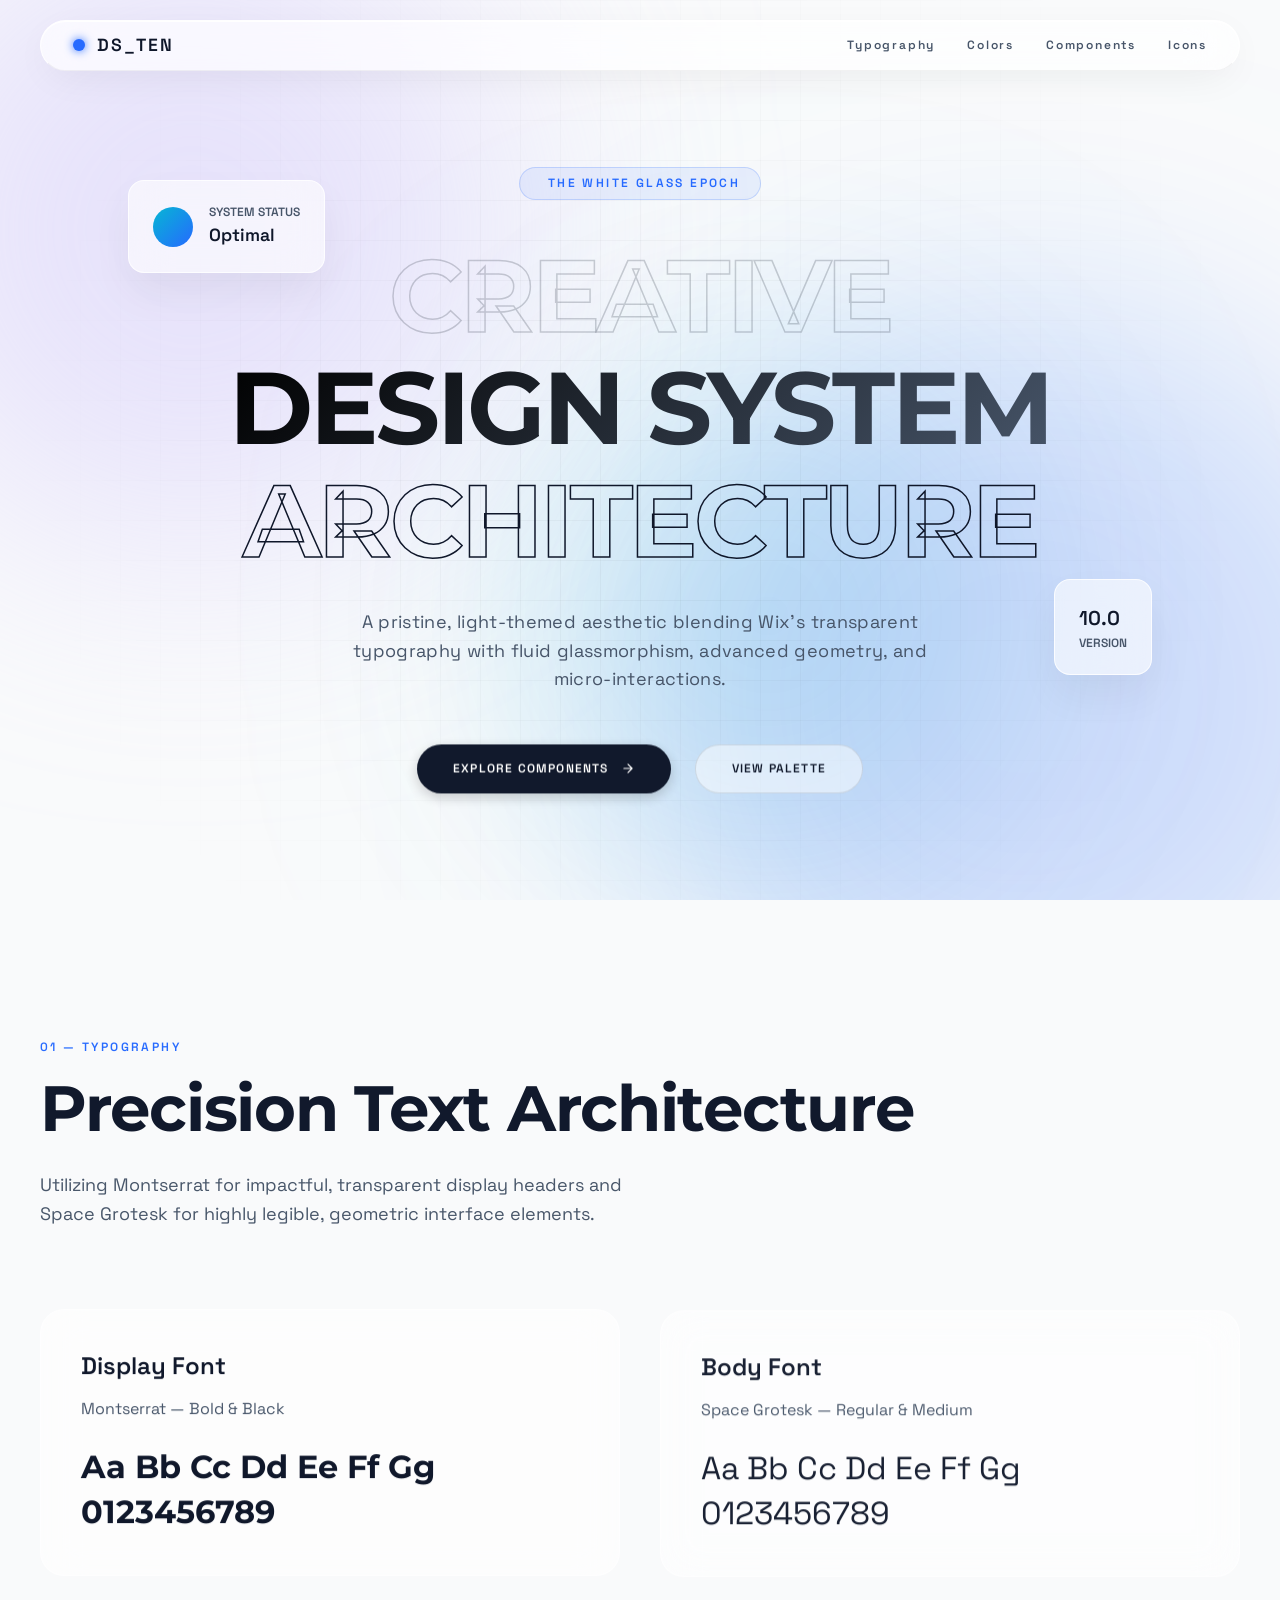
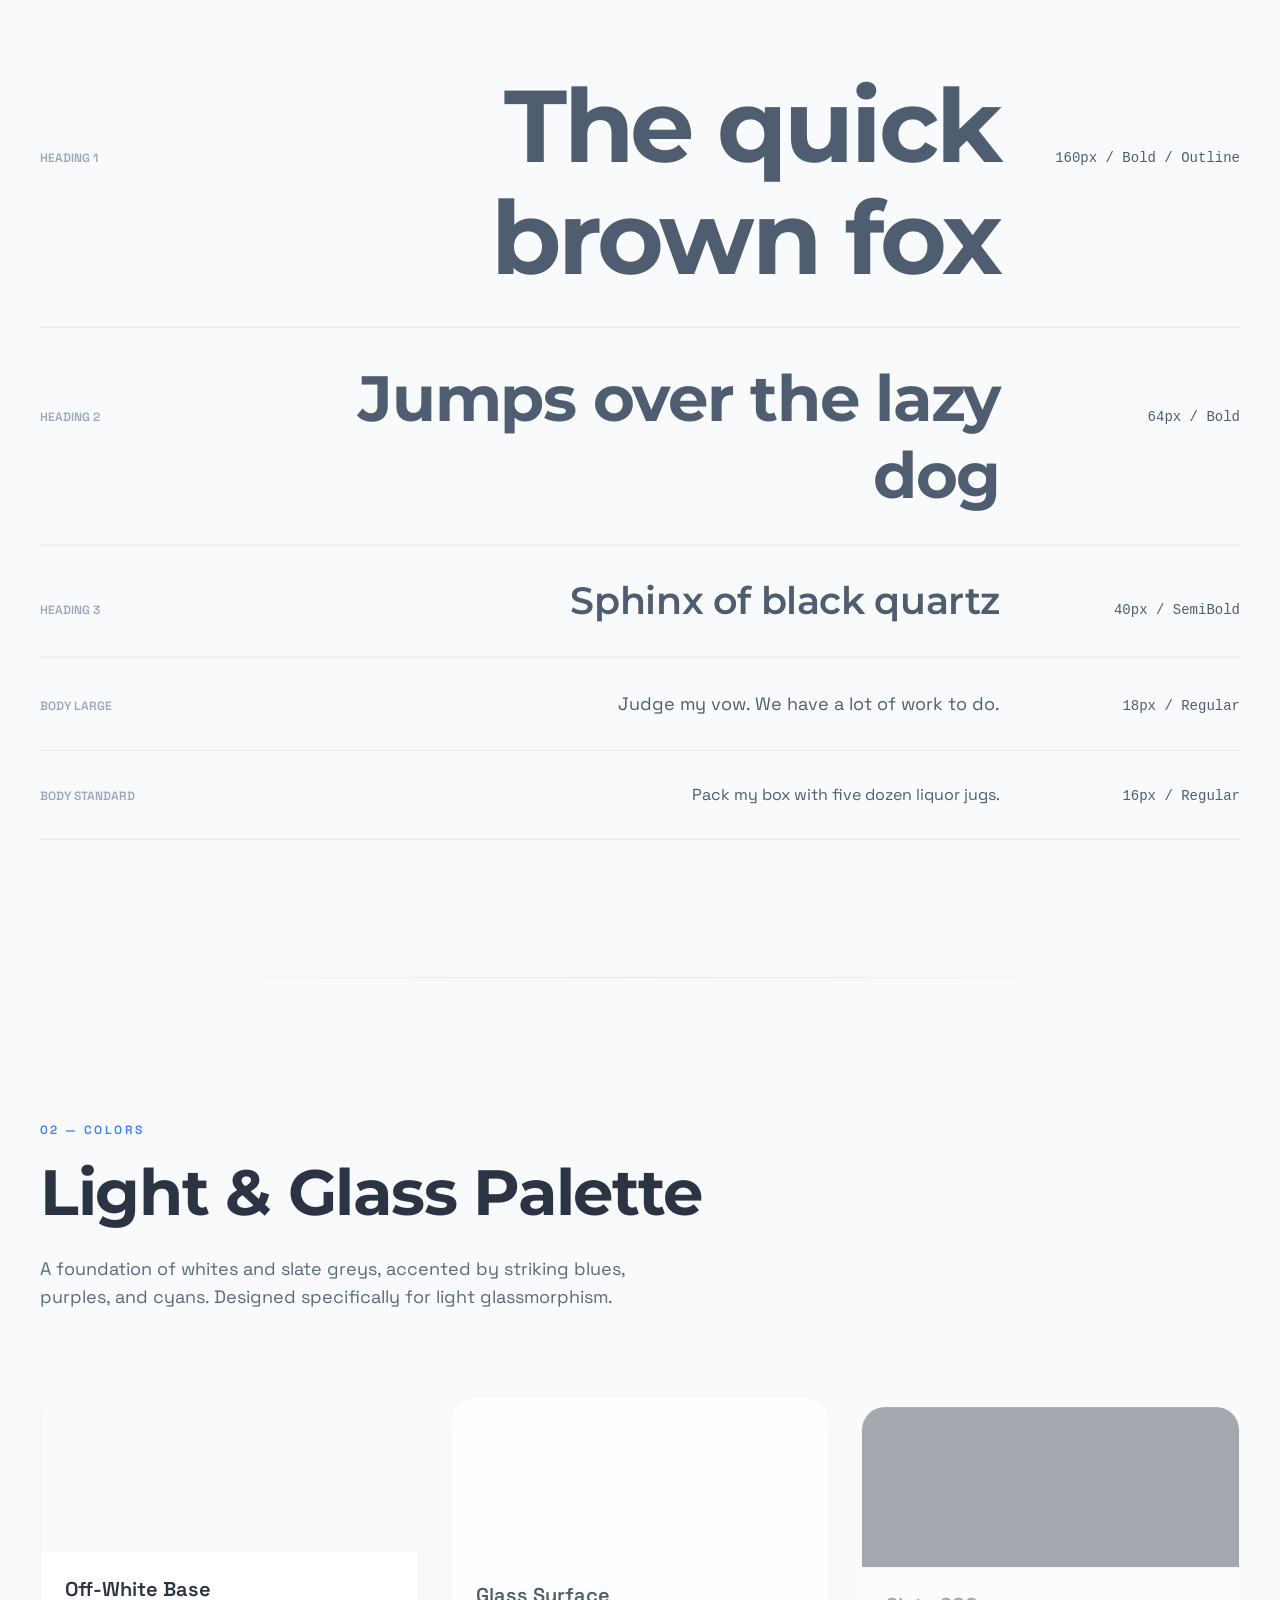
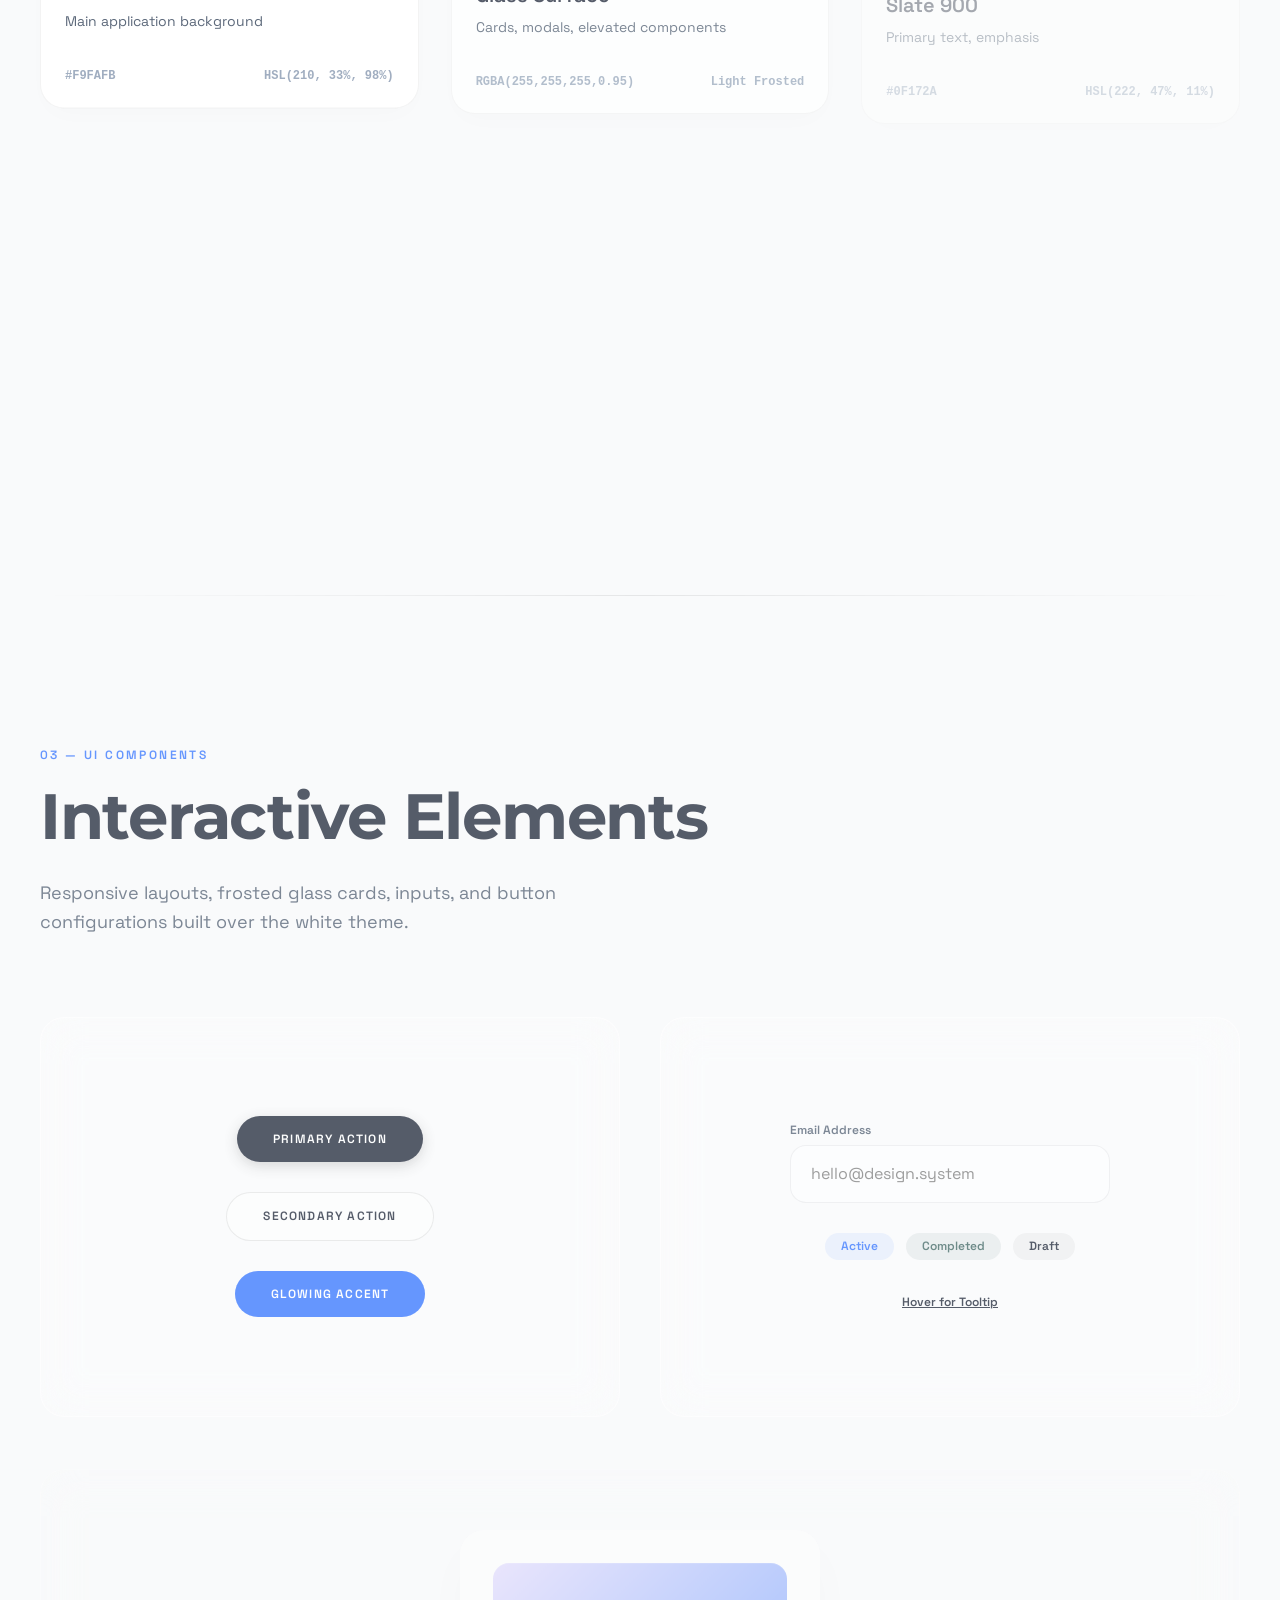
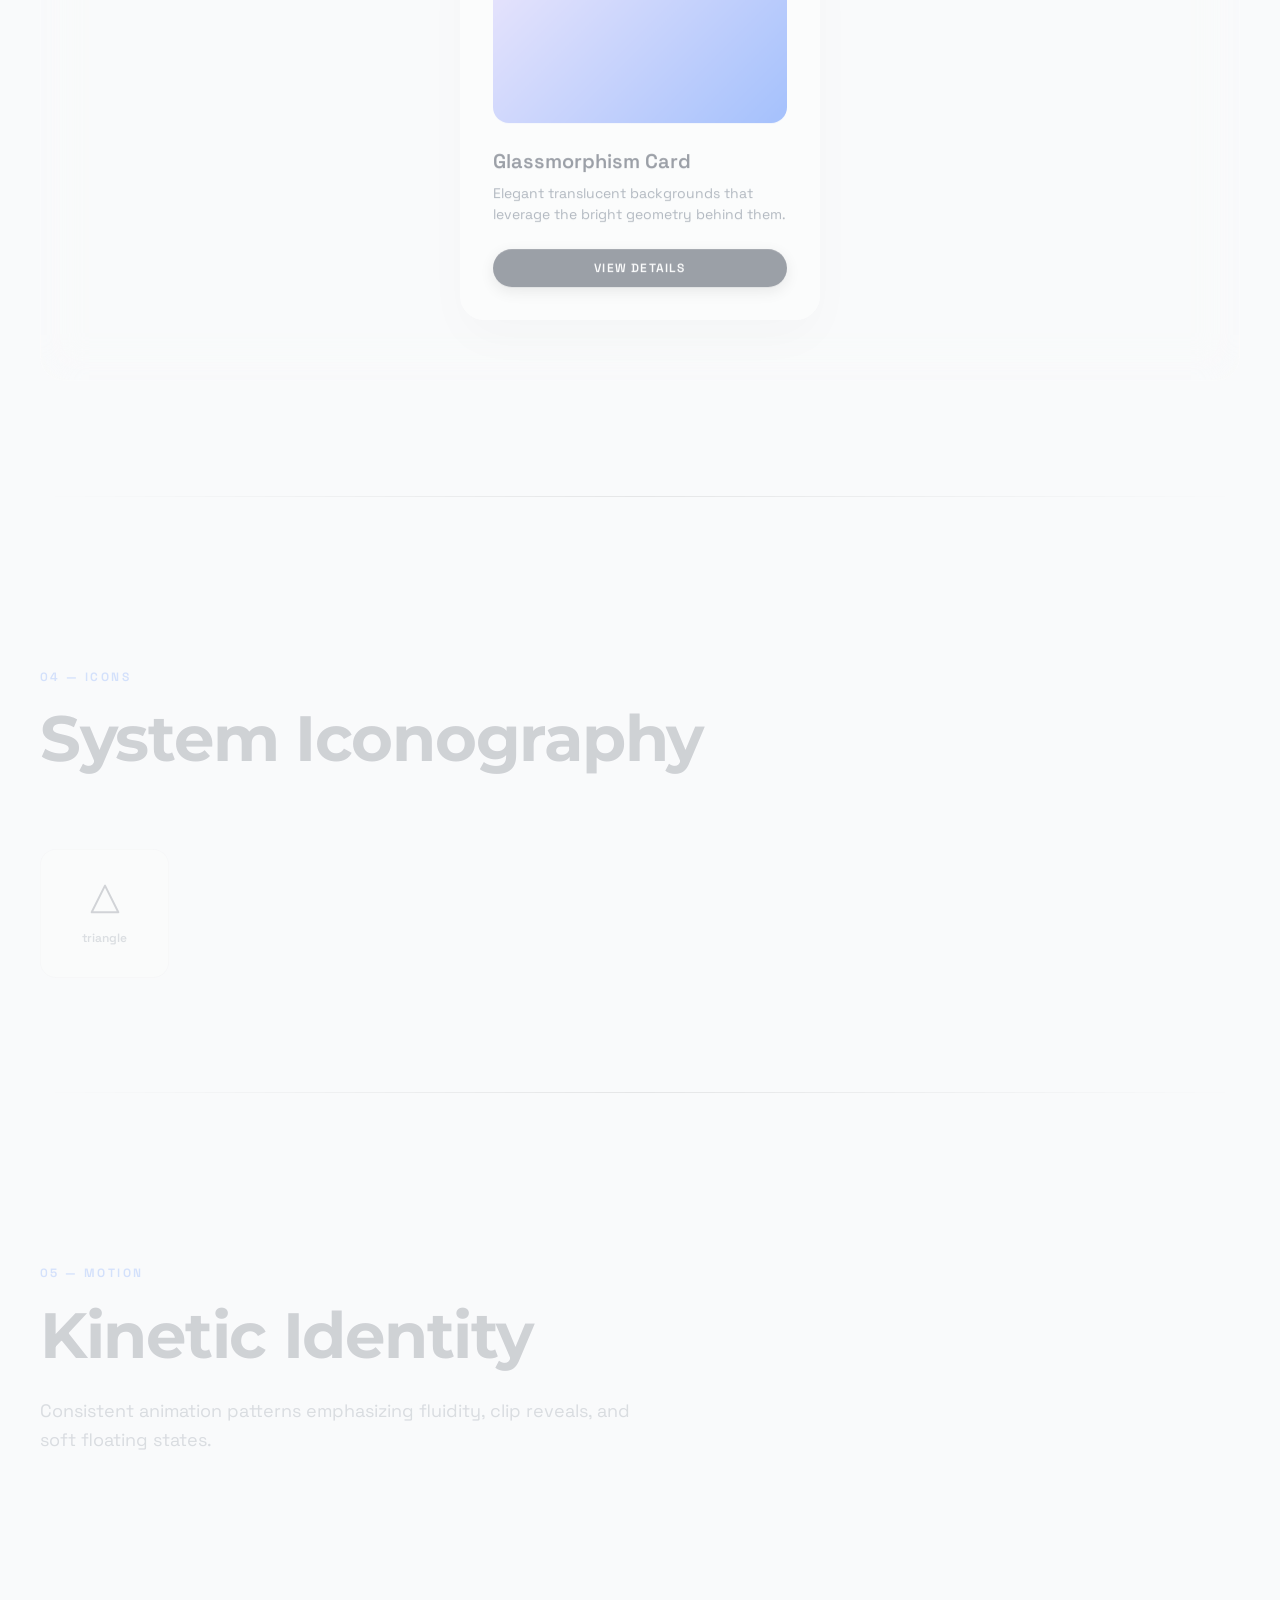
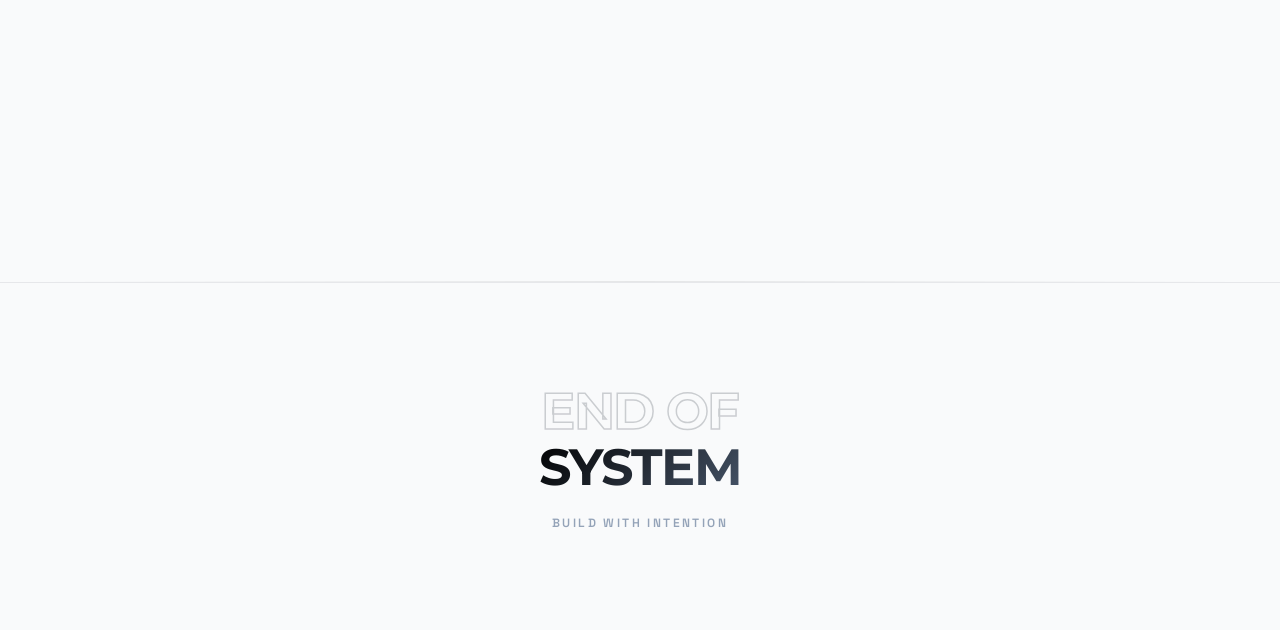
<file: reference/@assets/design_system10.html>
<!DOCTYPE html>
<html lang="en">

<head>
    <meta charset="UTF-8">
    <meta name="viewport" content="width=device-width, initial-scale=1.0">
    <title>Design System 10 — The White Glass & Geometry Epoch</title>

    <!-- Fonts -->
    <link rel="preconnect" href="https://fonts.googleapis.com">
    <link rel="preconnect" href="https://fonts.gstatic.com" crossorigin>
    <link
        href="https://fonts.googleapis.com/css2?family=Montserrat:wght@300;400;500;700;900&family=Space+Grotesk:wght@300;400;500;700&display=swap"
        rel="stylesheet">

    <!-- GSAP + ScrollTrigger (from local) -->
    <script src="../parallax-geometry/assets/gsap_4a57399e4113.js"></script>
    <script src="../parallax-geometry/assets/ScrollTrigger_8669edfeb171.js"></script>

    <style>
        /* ══════════════════════════════════════════════
           ROOT TOKENS  —  Wix White Lineage + Light Glass
           ══════════════════════════════════════════════ */
        :root {
            /* Base Colors */
            --bg: #F9FAFB;
            /* Off white base */
            --bg-mid: #FFFFFF;
            /* Pure white */
            --text-primary: #0F172A;
            /* Slate 900 */
            --text-secondary: #475569;
            /* Slate 600 */
            --text-tertiary: #94A3B8;
            /* Slate 400 */

            /* Glass Surfaces */
            --surface: rgba(255, 255, 255, 0.6);
            --surface-hover: rgba(255, 255, 255, 0.85);
            --surface-heavy: rgba(255, 255, 255, 0.95);

            /* Borders */
            --border: rgba(15, 23, 42, 0.08);
            --border-hover: rgba(15, 23, 42, 0.2);
            --border-white: rgba(255, 255, 255, 0.6);

            /* Accents based on user's systems */
            --accent-blue: #266AFF;
            /* Wix primary */
            --accent-purple: #D2C5FF;
            /* Space */
            --accent-green: #345C59;
            /* Forest space */
            --accent-cyan: #06B6D4;
            --accent-neutral: #000000;
            /* Black contrast */

            /* Typography */
            --font-display: 'Montserrat', sans-serif;
            --font-body: 'Space Grotesk', sans-serif;

            /* Type Scale */
            --text-h1: 700 clamp(4rem, 8vw, 10rem)/1.1 var(--font-display);
            --text-h2: 700 clamp(2.5rem, 5vw, 4rem)/1.2 var(--font-display);
            --text-h3: 600 clamp(1.8rem, 3vw, 2.5rem)/1.2 var(--font-display);
            --text-h4: 600 1.5rem/1.3 var(--font-body);
            --text-h5: 600 1.25rem/1.4 var(--font-body);
            --text-h6: 600 1.1rem/1.4 var(--font-body);

            --text-body-lg: 400 1.125rem/1.6 var(--font-body);
            --text-body: 400 1rem/1.5 var(--font-body);
            --text-body-sm: 400 0.875rem/1.5 var(--font-body);

            --text-label: 600 0.75rem/1.2 var(--font-body);

            /* Geometry / Layout */
            --radius-sm: 8px;
            --radius: 16px;
            --radius-lg: 24px;
            --radius-pill: 9999px;
            --spacing-section: 140px;
        }

        /* ══════════════════════════════════════════════
           RESET & GLOBAL
           ══════════════════════════════════════════════ */
        * {
            margin: 0;
            padding: 0;
            box-sizing: border-box;
        }

        html {
            scroll-behavior: smooth;
        }

        body {
            font-family: var(--font-body);
            background: var(--bg);
            color: var(--text-primary);
            overflow-x: hidden;
            -webkit-font-smoothing: antialiased;
            position: relative;
        }

        ::-webkit-scrollbar {
            width: 6px;
        }

        ::-webkit-scrollbar-track {
            background: var(--bg);
        }

        ::-webkit-scrollbar-thumb {
            background: rgba(0, 0, 0, 0.2);
            border-radius: 4px;
        }

        ::-webkit-scrollbar-thumb:hover {
            background: rgba(0, 0, 0, 0.4);
        }

        /* ══════════════════════════════════════════════
           GLOBAL BACKGROUND ANIMATIONS
           ══════════════════════════════════════════════ */
        .ambient-bg {
            position: fixed;
            top: 0;
            left: 0;
            width: 100vw;
            height: 100vh;
            z-index: -2;
            overflow: hidden;
            pointer-events: none;
            background: var(--bg);
        }

        .liquid-blob {
            position: absolute;
            border-radius: 50%;
            filter: blur(120px);
            opacity: 0.4;
            animation: blobFloat 20s infinite alternate cubic-bezier(.4, 0, .2, 1);
            mix-blend-mode: multiply;
        }

        .blob-1 {
            top: -10%;
            left: -10%;
            width: 50vw;
            height: 50vw;
            background: var(--accent-purple);
            animation-delay: 0s;
        }

        .blob-2 {
            bottom: -20%;
            right: -10%;
            width: 60vw;
            height: 60vw;
            background: var(--accent-blue);
            opacity: 0.2;
            animation-delay: -5s;
        }

        .blob-3 {
            top: 40%;
            left: 40%;
            width: 40vw;
            height: 40vw;
            background: var(--accent-cyan);
            opacity: 0.15;
            animation-delay: -10s;
        }

        @keyframes blobFloat {
            0% {
                transform: translate(0, 0) scale(1) rotate(0deg);
            }

            100% {
                transform: translate(100px, 150px) scale(1.2) rotate(45deg);
            }
        }

        /* Ambient Grid */
        .ambient-grid {
            position: fixed;
            inset: 0;
            z-index: -1;
            background-image:
                linear-gradient(to right, rgba(0, 0, 0, 0.03) 1px, transparent 1px),
                linear-gradient(to bottom, rgba(0, 0, 0, 0.03) 1px, transparent 1px);
            background-size: 40px 40px;
            pointer-events: none;
            mask-image: radial-gradient(circle at center, black 20%, transparent 80%);
            -webkit-mask-image: radial-gradient(circle at center, black 20%, transparent 80%);
        }

        /* ══════════════════════════════════════════════
           NAVIGATION (Glass Navbar)
           ══════════════════════════════════════════════ */
        .ds-nav {
            position: fixed;
            top: 0;
            left: 0;
            right: 0;
            z-index: 1000;
            padding: 20px 40px;
            transition: all 0.4s ease;
        }

        .ds-nav.scrolled {
            padding: 10px 40px;
        }

        .ds-nav-inner {
            max-width: 1400px;
            margin: 0 auto;
            backdrop-filter: blur(24px) saturate(180%);
            -webkit-backdrop-filter: blur(24px) saturate(180%);
            background: rgba(255, 255, 255, 0.7);
            border: 1px solid rgba(255, 255, 255, 0.8);
            border-bottom: 1px solid rgba(0, 0, 0, 0.05);
            box-shadow: 0 10px 40px -10px rgba(0, 0, 0, 0.08), inset 0 1px 0 rgba(255, 255, 255, 1);
            border-radius: var(--radius-pill);
            padding: 12px 32px;
            display: flex;
            align-items: center;
            justify-content: space-between;
        }

        .ds-nav-logo {
            font: var(--text-h6);
            text-transform: uppercase;
            letter-spacing: 0.1em;
            text-decoration: none;
            color: var(--text-primary);
            display: flex;
            align-items: center;
            gap: 12px;
        }

        .ds-nav-logo .dot {
            width: 12px;
            height: 12px;
            border-radius: 50%;
            background: var(--accent-blue);
            box-shadow: 0 0 10px var(--accent-blue);
            animation: pulse 2s infinite;
        }

        .ds-nav-links {
            display: flex;
            gap: 32px;
        }

        .ds-nav-links a {
            text-decoration: none;
            color: var(--text-secondary);
            font: var(--text-label);
            letter-spacing: 0.15em;
            transition: color 0.3s;
            position: relative;
        }

        .ds-nav-links a::after {
            content: '';
            position: absolute;
            left: 0;
            bottom: -4px;
            width: 0%;
            height: 2px;
            background: var(--accent-blue);
            transition: width 0.3s ease;
        }

        .ds-nav-links a:hover {
            color: var(--text-primary);
        }

        .ds-nav-links a:hover::after {
            width: 100%;
        }

        /* ══════════════════════════════════════════════
           HERO SECTION (Light, Transparent Typography)
           ══════════════════════════════════════════════ */
        .hero {
            position: relative;
            min-height: 100vh;
            display: flex;
            align-items: center;
            justify-content: center;
            padding: 120px 40px 60px;
            overflow: hidden;
        }

        .hero-content {
            position: relative;
            z-index: 10;
            text-align: center;
            max-width: 1200px;
            width: 100%;
        }

        .hero-badge {
            display: inline-flex;
            align-items: center;
            gap: 8px;
            padding: 8px 20px;
            font: var(--text-label);
            letter-spacing: 0.2em;
            color: var(--accent-blue);
            background: rgba(38, 106, 255, 0.08);
            border: 1px solid rgba(38, 106, 255, 0.2);
            border-radius: var(--radius-pill);
            margin-bottom: 40px;
        }

        /* The famous transparent Wix lettering, adapted for Light Theme */
        .hero-title {
            font: var(--text-h1);
            text-transform: uppercase;
            letter-spacing: -0.03em;
            margin-bottom: 30px;
            position: relative;
        }

        .text-transparent-outline {
            color: transparent;
            -webkit-text-stroke: 1.5px var(--text-primary);
            background-clip: text;
        }

        .text-transparent-outline-light {
            color: transparent;
            -webkit-text-stroke: 1.5px rgba(15, 23, 42, 0.2);
        }

        .text-gradient-dark {
            background: linear-gradient(135deg, #000 0%, #475569 100%);
            -webkit-background-clip: text;
            -webkit-text-fill-color: transparent;
        }

        .hero-sub {
            font: var(--text-body-lg);
            color: var(--text-secondary);
            max-width: 600px;
            margin: 0 auto 50px;
            letter-spacing: 0.02em;
        }

        .hero-actions {
            display: flex;
            gap: 24px;
            justify-content: center;
        }

        /* Floating Glass Cards inside Hero */
        .hero-float-card {
            position: absolute;
            background: var(--surface);
            backdrop-filter: blur(20px);
            -webkit-backdrop-filter: blur(20px);
            border: 1px solid rgba(255, 255, 255, 0.8);
            box-shadow: 0 20px 40px rgba(0, 0, 0, 0.05);
            border-radius: var(--radius);
            padding: 24px;
            z-index: 5;
            display: flex;
            align-items: center;
            gap: 16px;
        }

        .fc-1 {
            top: 20%;
            left: 10%;
            animation: floatY 6s ease-in-out infinite;
        }

        .fc-2 {
            bottom: 25%;
            right: 10%;
            animation: floatY 8s ease-in-out infinite reverse;
        }

        @keyframes floatY {

            0%,
            100% {
                transform: translateY(0);
            }

            50% {
                transform: translateY(-20px);
            }
        }

        /* ══════════════════════════════════════════════
           COMPONENTS: BUTTONS
           ══════════════════════════════════════════════ */
        .ds-btn {
            display: inline-flex;
            align-items: center;
            justify-content: center;
            gap: 12px;
            font: var(--text-label);
            letter-spacing: 0.1em;
            text-transform: uppercase;
            padding: 16px 36px;
            border-radius: var(--radius-pill);
            border: none;
            cursor: pointer;
            text-decoration: none;
            transition: all 0.4s cubic-bezier(0.4, 0, 0.2, 1);
            position: relative;
            overflow: hidden;
        }

        .ds-btn-icon {
            width: 14px;
            height: 14px;
            fill: currentColor;
            transition: transform 0.4s ease;
        }

        .ds-btn:hover .ds-btn-icon {
            transform: translateX(4px) scale(1.1);
        }

        /* Primary Black */
        .btn-primary {
            background: var(--text-primary);
            color: #fff;
            box-shadow: 0 4px 14px rgba(0, 0, 0, 0.2);
        }

        .btn-primary:hover {
            background: #000;
            box-shadow: 0 10px 24px rgba(0, 0, 0, 0.3);
            transform: translateY(-2px);
        }

        /* Outline Glass (Adapted Wix Ghost) */
        .btn-outline {
            background: rgba(255, 255, 255, 0.5);
            backdrop-filter: blur(10px);
            border: 1px solid rgba(0, 0, 0, 0.1);
            color: var(--text-primary);
        }

        .btn-outline:hover {
            background: #fff;
            border-color: rgba(0, 0, 0, 0.2);
            box-shadow: 0 8px 20px rgba(0, 0, 0, 0.06);
            transform: translateY(-2px);
        }

        /* Glow Blue */
        .btn-glow {
            background: var(--accent-blue);
            color: #fff;
            position: relative;
        }

        .btn-glow::before {
            content: '';
            position: absolute;
            inset: 0;
            border-radius: inherit;
            box-shadow: 0 0 20px 0px var(--accent-blue);
            opacity: 0.5;
            transition: opacity 0.3s;
            z-index: -1;
        }

        .btn-glow:hover::before {
            opacity: 0.9;
            box-shadow: 0 0 30px 4px var(--accent-blue);
        }

        .btn-glow:hover {
            transform: translateY(-2px);
        }

        /* ══════════════════════════════════════════════
           SECTIONS LAYOUT
           ══════════════════════════════════════════════ */
        .ds-section {
            padding: var(--spacing-section) 40px;
            max-width: 1400px;
            margin: 0 auto;
            position: relative;
            z-index: 10;
        }

        .ds-section:not(:last-child)::after {
            content: '';
            position: absolute;
            bottom: 0;
            left: 40px;
            right: 40px;
            height: 1px;
            background: linear-gradient(90deg, transparent, rgba(0, 0, 0, 0.08), transparent);
        }

        .section-header {
            margin-bottom: 80px;
            position: relative;
        }

        .section-num {
            font: var(--text-label);
            color: var(--accent-blue);
            letter-spacing: 0.2em;
            margin-bottom: 16px;
            display: block;
        }

        .section-title {
            font: var(--text-h2);
            letter-spacing: -0.02em;
        }

        .section-desc {
            font: var(--text-body-lg);
            color: var(--text-secondary);
            max-width: 600px;
            margin-top: 24px;
        }

        /* ══════════════════════════════════════════════
           TYPOGRAPHY MODULE
           ══════════════════════════════════════════════ */
        .type-row {
            display: grid;
            grid-template-columns: 200px 1fr 200px;
            align-items: baseline;
            gap: 40px;
            padding: 32px 0;
            border-bottom: 1px solid var(--border);
        }

        .type-label {
            font: var(--text-label);
            color: var(--text-tertiary);
            text-transform: uppercase;
        }

        .type-value {
            font: var(--text-body-sm);
            color: var(--text-secondary);
            font-family: monospace;
            text-align: right;
        }

        .t-h1 {
            font: var(--text-h1);
            letter-spacing: -0.03em;
        }

        .t-h2 {
            font: var(--text-h2);
            letter-spacing: -0.02em;
        }

        .t-h3 {
            font: var(--text-h3);
            letter-spacing: -0.01em;
        }

        .t-body-lg {
            font: var(--text-body-lg);
        }

        .t-body {
            font: var(--text-body);
        }

        .font-card-grid {
            display: grid;
            grid-template-columns: repeat(auto-fit, minmax(300px, 1fr));
            gap: 40px;
            margin-bottom: 60px;
        }

        .font-card {
            background: var(--surface);
            backdrop-filter: blur(20px);
            border: 1px solid var(--border-white);
            border-radius: var(--radius-lg);
            padding: 40px;
        }

        .font-card h4 {
            font: var(--text-h4);
            margin-bottom: 16px;
        }

        .font-card p {
            font: var(--text-body);
            color: var(--text-secondary);
            margin-bottom: 24px;
        }

        .font-chars {
            font-size: 2rem;
            word-break: break-all;
            line-height: 1.4;
            color: var(--text-primary);
        }

        /* ══════════════════════════════════════════════
           COLORS MODULE
           ══════════════════════════════════════════════ */
        .color-grid {
            display: grid;
            grid-template-columns: repeat(auto-fill, minmax(280px, 1fr));
            gap: 32px;
        }

        .color-card {
            background: #fff;
            border: 1px solid rgba(0, 0, 0, 0.05);
            border-radius: var(--radius-lg);
            overflow: hidden;
            box-shadow: 0 10px 30px rgba(0, 0, 0, 0.02);
            transition: transform 0.3s;
        }

        .color-card:hover {
            transform: translateY(-4px);
            box-shadow: 0 20px 40px rgba(0, 0, 0, 0.06);
        }

        .color-preview {
            height: 160px;
            width: 100%;
            position: relative;
        }

        .color-meta {
            padding: 24px;
        }

        .color-name {
            font: var(--text-h5);
            margin-bottom: 8px;
        }

        .color-role {
            font: var(--text-body-sm);
            color: var(--text-secondary);
            margin-bottom: 16px;
            min-height: 42px;
        }

        .color-vals {
            display: flex;
            justify-content: space-between;
            font: var(--text-label);
            font-family: monospace;
            color: var(--text-tertiary);
        }

        /* ══════════════════════════════════════════════
           UI COMPONENTS MODULE
           ══════════════════════════════════════════════ */
        .comp-grid {
            display: grid;
            grid-template-columns: 1fr 1fr;
            gap: 40px;
        }

        .comp-showcase {
            background: rgba(255, 255, 255, 0.4);
            backdrop-filter: blur(20px);
            border: 1px solid rgba(255, 255, 255, 0.8);
            border-radius: var(--radius-lg);
            padding: 60px;
            display: flex;
            flex-direction: column;
            align-items: center;
            justify-content: center;
            gap: 30px;
            min-height: 400px;
        }

        /* Inputs */
        .ui-input-group {
            width: 100%;
            max-width: 320px;
        }

        .ui-label {
            display: block;
            font: var(--text-label);
            margin-bottom: 8px;
            color: var(--text-secondary);
        }

        .ui-input {
            width: 100%;
            padding: 16px 20px;
            border-radius: var(--radius);
            border: 1px solid var(--border);
            background: rgba(255, 255, 255, 0.8);
            font: var(--text-body);
            transition: all 0.3s;
            outline: none;
        }

        .ui-input:focus {
            border-color: var(--accent-blue);
            box-shadow: 0 0 0 4px rgba(38, 106, 255, 0.1);
            background: #fff;
        }

        /* Glass Card */
        .ui-card {
            background: var(--surface-heavy);
            backdrop-filter: blur(30px);
            border: 1px solid rgba(255, 255, 255, 1);
            border-radius: var(--radius-lg);
            padding: 32px;
            box-shadow: 0 20px 50px rgba(0, 0, 0, 0.06);
            width: 100%;
            max-width: 360px;
            text-align: left;
            transition: all 0.4s cubic-bezier(0.175, 0.885, 0.32, 1.275);
        }

        .ui-card:hover {
            transform: translateY(-10px) scale(1.02);
            box-shadow: 0 30px 60px rgba(0, 0, 0, 0.1);
        }

        .ui-card-img {
            width: 100%;
            height: 160px;
            background: linear-gradient(135deg, var(--accent-purple), var(--accent-blue));
            border-radius: var(--radius);
            margin-bottom: 24px;
        }

        /* Badges */
        .ui-badge-group {
            display: flex;
            gap: 12px;
            flex-wrap: wrap;
        }

        .ui-badge {
            padding: 6px 16px;
            border-radius: var(--radius-pill);
            font: var(--text-label);
        }

        .badge-green {
            background: rgba(52, 92, 89, 0.1);
            color: var(--accent-green);
        }

        .badge-blue {
            background: rgba(38, 106, 255, 0.1);
            color: var(--accent-blue);
        }

        .badge-dark {
            background: rgba(0, 0, 0, 0.05);
            color: var(--text-primary);
        }

        /* Tools / Tooltip */
        .ui-tooltip-wrap {
            position: relative;
            display: inline-block;
            cursor: pointer;
        }

        .ui-tooltip {
            position: absolute;
            bottom: 130%;
            left: 50%;
            transform: translateX(-50%) translateY(10px);
            background: var(--text-primary);
            color: #fff;
            font: var(--text-label);
            padding: 8px 16px;
            border-radius: var(--radius-sm);
            white-space: nowrap;
            opacity: 0;
            pointer-events: none;
            transition: all 0.3s;
        }

        .ui-tooltip::after {
            content: '';
            position: absolute;
            top: 100%;
            left: 50%;
            transform: translateX(-50%);
            border-width: 5px;
            border-style: solid;
            border-color: var(--text-primary) transparent transparent transparent;
        }

        .ui-tooltip-wrap:hover .ui-tooltip {
            opacity: 1;
            transform: translateX(-50%) translateY(0);
        }

        /* ══════════════════════════════════════════════
           ICONS MODULE
           ══════════════════════════════════════════════ */
        .icon-grid {
            display: grid;
            grid-template-columns: repeat(auto-fill, minmax(120px, 1fr));
            gap: 24px;
        }

        .icon-box {
            background: #fff;
            border: 1px solid var(--border);
            border-radius: var(--radius);
            aspect-ratio: 1;
            display: flex;
            flex-direction: column;
            align-items: center;
            justify-content: center;
            gap: 16px;
            transition: all 0.3s;
            cursor: pointer;
        }

        .icon-box svg {
            width: 32px;
            height: 32px;
            fill: none;
            stroke: var(--text-primary);
            stroke-width: 1.5;
            stroke-linecap: round;
            stroke-linejoin: round;
            transition: all 0.3s;
        }

        .icon-box:hover {
            border-color: var(--accent-blue);
            transform: translateY(-4px);
            box-shadow: 0 10px 20px rgba(38, 106, 255, 0.1);
        }

        .icon-box:hover svg {
            stroke: var(--accent-blue);
            transform: scale(1.1);
        }

        .icon-name {
            font: var(--text-label);
            color: var(--text-secondary);
            text-transform: lowercase;
        }

        /* ══════════════════════════════════════════════
           ANIMATIONS MODULE (GSAP Reveals)
           ══════════════════════════════════════════════ */
        .anim-showcase {
            display: grid;
            grid-template-columns: repeat(3, 1fr);
            gap: 32px;
        }

        .anim-box {
            background: #fff;
            border: 1px solid var(--border);
            border-radius: var(--radius-lg);
            overflow: hidden;
            height: 240px;
            display: flex;
            flex-direction: column;
        }

        .anim-view {
            flex: 1;
            background: var(--bg);
            position: relative;
            overflow: hidden;
            display: flex;
            align-items: center;
            justify-content: center;
        }

        .anim-info {
            padding: 16px 24px;
            border-top: 1px solid var(--border);
            font: var(--text-label);
            background: #fff;
        }

        /* Local anims */
        .a-clip {
            background: url('https://images.unsplash.com/photo-1618005182384-a83a8bd57fbe?q=80&w=2564&auto=format&fit=crop') center/cover;
            width: 80%;
            height: 80%;
            border-radius: var(--radius);
            animation: clipRev 3s cubic-bezier(0.77, 0, 0.175, 1) infinite alternate;
        }

        @keyframes clipRev {
            0% {
                clip-path: inset(0 100% 0 0);
            }

            100% {
                clip-path: inset(0 0 0 0);
            }
        }

        .a-float {
            background: var(--accent-purple);
            width: 60px;
            height: 60px;
            border-radius: 20px;
            animation: floatY 2s ease-in-out infinite alternate;
            box-shadow: 0 10px 20px rgba(210, 197, 255, 0.5);
        }

        .a-pulse {
            background: var(--accent-blue);
            width: 60px;
            height: 60px;
            border-radius: 50%;
            animation: pulseGlow 2s infinite;
        }

        @keyframes pulseGlow {
            0% {
                box-shadow: 0 0 0 0 rgba(38, 106, 255, 0.4);
            }

            70% {
                box-shadow: 0 0 0 20px rgba(38, 106, 255, 0);
            }

            100% {
                box-shadow: 0 0 0 0 rgba(38, 106, 255, 0);
            }
        }

        /* GSAP Utility Classes */
        .gsap-reveal-up {
            opacity: 0;
            transform: translateY(40px);
        }

        .gsap-stagger-item {
            opacity: 0;
            transform: translateY(30px);
        }

        /* Responsive */
        @media (max-width: 900px) {
            .comp-grid {
                grid-template-columns: 1fr;
            }

            .anim-showcase {
                grid-template-columns: 1fr;
            }

            .type-row {
                grid-template-columns: 1fr;
                gap: 8px;
            }

            .type-value {
                text-align: left;
            }

            .hero-title {
                font-size: 3rem;
            }

            .hero-float-card {
                display: none;
            }
        }
    </style>
</head>

<body>

    <!-- Ambient Animations -->
    <div class="ambient-bg">
        <div class="liquid-blob blob-1"></div>
        <div class="liquid-blob blob-2"></div>
        <div class="liquid-blob blob-3"></div>
    </div>
    <div class="ambient-grid"></div>

    <!-- Nav -->
    <nav class="ds-nav" id="navbar">
        <div class="ds-nav-inner">
            <a href="#" class="ds-nav-logo">
                <div class="dot"></div> DS_TEN
            </a>
            <div class="ds-nav-links">
                <a href="#typography">Typography</a>
                <a href="#colors">Colors</a>
                <a href="#components">Components</a>
                <a href="#icons">Icons</a>
            </div>
        </div>
    </nav>

    <!-- 1. HERO FOLD -->
    <section class="hero" id="hero">
        <div class="hero-float-card fc-1 gsap-reveal-up">
            <div
                style="width: 40px; height: 40px; border-radius: 50%; background: linear-gradient(135deg, var(--accent-cyan), var(--accent-blue));">
            </div>
            <div>
                <div style="font: var(--text-label); color: var(--text-secondary); margin-bottom: 4px;">SYSTEM STATUS
                </div>
                <div style="font: var(--text-h6); color: var(--text-primary);">Optimal</div>
            </div>
        </div>

        <div class="hero-float-card fc-2 gsap-reveal-up" style="animation-delay: 1s;">
            <div>
                <div style="font: var(--text-h5); color: var(--text-primary); margin-bottom: 4px;">10.0</div>
                <div style="font: var(--text-label); color: var(--text-secondary);">VERSION</div>
            </div>
        </div>

        <div class="hero-content">
            <div class="hero-badge gsap-reveal-up">
                <span class="dot"></span>
                THE WHITE GLASS EPOCH
            </div>

            <h1 class="hero-title gsap-reveal-up">
                <span class="text-transparent-outline-light">Creative</span><br>
                <span class="text-gradient-dark">Design System</span><br>
                <span class="text-transparent-outline">Architecture</span>
            </h1>

            <p class="hero-sub gsap-reveal-up">
                A pristine, light-themed aesthetic blending Wix's transparent typography with fluid glassmorphism,
                advanced geometry, and micro-interactions.
            </p>

            <div class="hero-actions gsap-reveal-up">
                <a href="#components" class="ds-btn btn-primary">
                    Explore Components
                    <svg class="ds-btn-icon" viewBox="0 0 24 24">
                        <path d="M5 12h14M12 5l7 7-7 7" fill="none" stroke="currentColor" stroke-width="2"
                            stroke-linecap="round" stroke-linejoin="round" />
                    </svg>
                </a>
                <a href="#colors" class="ds-btn btn-outline">
                    View Palette
                </a>
            </div>
        </div>
    </section>

    <!-- 2. TYPOGRAPHY -->
    <section class="ds-section" id="typography">
        <div class="section-header gsap-reveal-up">
            <span class="section-num">01 — TYPOGRAPHY</span>
            <h2 class="section-title">Precision Text Architecture</h2>
            <p class="section-desc">Utilizing Montserrat for impactful, transparent display headers and Space Grotesk
                for highly legible, geometric interface elements.</p>
        </div>

        <div class="font-card-grid gsap-stagger-parent">
            <div class="font-card gsap-stagger-item">
                <h4>Display Font</h4>
                <p>Montserrat — Bold & Black</p>
                <div class="font-chars" style="font-family: var(--font-display); font-weight: 700;">Aa Bb Cc Dd Ee Ff
                    Gg<br>0123456789</div>
            </div>
            <div class="font-card gsap-stagger-item">
                <h4>Body Font</h4>
                <p>Space Grotesk — Regular & Medium</p>
                <div class="font-chars" style="font-family: var(--font-body); font-weight: 400;">Aa Bb Cc Dd Ee Ff
                    Gg<br>0123456789</div>
            </div>
        </div>

        <div class="gsap-reveal-up">
            <div class="type-row">
                <div class="type-label">Heading 1</div>
                <div class="type-value t-h1">The quick brown fox</div>
                <div class="type-value">160px / Bold / Outline</div>
            </div>
            <div class="type-row">
                <div class="type-label">Heading 2</div>
                <div class="type-value t-h2">Jumps over the lazy dog</div>
                <div class="type-value">64px / Bold</div>
            </div>
            <div class="type-row">
                <div class="type-label">Heading 3</div>
                <div class="type-value t-h3">Sphinx of black quartz</div>
                <div class="type-value">40px / SemiBold</div>
            </div>
            <div class="type-row">
                <div class="type-label">Body Large</div>
                <div class="type-value t-body-lg">Judge my vow. We have a lot of work to do.</div>
                <div class="type-value">18px / Regular</div>
            </div>
            <div class="type-row">
                <div class="type-label">Body Standard</div>
                <div class="type-value t-body">Pack my box with five dozen liquor jugs.</div>
                <div class="type-value">16px / Regular</div>
            </div>
        </div>
    </section>

    <!-- 3. COLORS -->
    <section class="ds-section" id="colors">
        <div class="section-header gsap-reveal-up">
            <span class="section-num">02 — COLORS</span>
            <h2 class="section-title">Light & Glass Palette</h2>
            <p class="section-desc">A foundation of whites and slate greys, accented by striking blues, purples, and
                cyans. Designed specifically for light glassmorphism.</p>
        </div>

        <div class="color-grid gsap-stagger-parent">
            <!-- Background -->
            <div class="color-card gsap-stagger-item">
                <div class="color-preview" style="background: var(--bg);"></div>
                <div class="color-meta">
                    <h3 class="color-name">Off-White Base</h3>
                    <p class="color-role">Main application background</p>
                    <div class="color-vals"><span>#F9FAFB</span><span>HSL(210, 33%, 98%)</span></div>
                </div>
            </div>
            <!-- Surface -->
            <div class="color-card gsap-stagger-item">
                <div class="color-preview" style="background: var(--surface-heavy);"></div>
                <div class="color-meta">
                    <h3 class="color-name">Glass Surface</h3>
                    <p class="color-role">Cards, modals, elevated components</p>
                    <div class="color-vals"><span>RGBA(255,255,255,0.95)</span><span>Light Frosted</span></div>
                </div>
            </div>
            <!-- Text Dark -->
            <div class="color-card gsap-stagger-item">
                <div class="color-preview" style="background: var(--text-primary);"></div>
                <div class="color-meta">
                    <h3 class="color-name">Slate 900</h3>
                    <p class="color-role">Primary text, emphasis</p>
                    <div class="color-vals"><span>#0F172A</span><span>HSL(222, 47%, 11%)</span></div>
                </div>
            </div>
            <!-- Accent Blue -->
            <div class="color-card gsap-stagger-item">
                <div class="color-preview" style="background: var(--accent-blue);"></div>
                <div class="color-meta">
                    <h3 class="color-name">Wix Blue</h3>
                    <p class="color-role">Primary actions, glowing blobs</p>
                    <div class="color-vals"><span>#266AFF</span><span>HSL(221, 100%, 57%)</span></div>
                </div>
            </div>
            <!-- Accent Purple -->
            <div class="color-card gsap-stagger-item">
                <div class="color-preview" style="background: var(--accent-purple);"></div>
                <div class="color-meta">
                    <h3 class="color-name">Ethereal Purple</h3>
                    <p class="color-role">Ambient gradients, decorative</p>
                    <div class="color-vals"><span>#D2C5FF</span><span>HSL(254, 100%, 89%)</span></div>
                </div>
            </div>
            <!-- Accent Cyan -->
            <div class="color-card gsap-stagger-item">
                <div class="color-preview" style="background: var(--accent-cyan);"></div>
                <div class="color-meta">
                    <h3 class="color-name">Cyan Energy</h3>
                    <p class="color-role">Highlights, secondary buttons</p>
                    <div class="color-vals"><span>#06B6D4</span><span>HSL(189, 94%, 43%)</span></div>
                </div>
            </div>
        </div>
    </section>

    <!-- 4. UI COMPONENTS -->
    <section class="ds-section" id="components">
        <div class="section-header gsap-reveal-up">
            <span class="section-num">03 — UI COMPONENTS</span>
            <h2 class="section-title">Interactive Elements</h2>
            <p class="section-desc">Responsive layouts, frosted glass cards, inputs, and button configurations built
                over the white theme.</p>
        </div>

        <div class="comp-grid">
            <!-- Buttons -->
            <div class="comp-showcase gsap-reveal-up">
                <button class="ds-btn btn-primary">Primary Action</button>
                <button class="ds-btn btn-outline">Secondary Action</button>
                <button class="ds-btn btn-glow">Glowing Accent</button>
            </div>

            <!-- Forms & Badges -->
            <div class="comp-showcase gsap-reveal-up">
                <div class="ui-input-group">
                    <label class="ui-label">Email Address</label>
                    <input type="email" class="ui-input" placeholder="hello@design.system">
                </div>
                <div class="ui-badge-group">
                    <span class="ui-badge badge-blue">Active</span>
                    <span class="ui-badge badge-green">Completed</span>
                    <span class="ui-badge badge-dark">Draft</span>
                </div>
                <div class="ui-tooltip-wrap">
                    <span style="font: var(--text-label); color: var(--text-primary); text-decoration: underline;">Hover
                        for Tooltip</span>
                    <div class="ui-tooltip">This is a glass tooltip</div>
                </div>
            </div>

            <!-- Glass Card -->
            <div class="comp-showcase gsap-reveal-up"
                style="grid-column: 1 / -1; min-height: 500px; background: url('https://images.unsplash.com/photo-1618005182384-a83a8bd57fbe?q=80&w=2564&auto=format&fit=crop') center/cover;">
                <div class="ui-card">
                    <div class="ui-card-img"></div>
                    <h3 style="font: var(--text-h5); margin-bottom: 8px;">Glassmorphism Card</h3>
                    <p style="font: var(--text-body-sm); color: var(--text-secondary); margin-bottom: 24px;">Elegant
                        translucent backgrounds that leverage the bright geometry behind them.</p>
                    <button class="ds-btn btn-primary" style="padding: 12px 24px; font-size: 0.75rem; width: 100%;">View
                        Details</button>
                </div>
            </div>
        </div>
    </section>

    <!-- 5. ICONS -->
    <section class="ds-section" id="icons">
        <div class="section-header gsap-reveal-up">
            <span class="section-num">04 — ICONS</span>
            <h2 class="section-title">System Iconography</h2>
        </div>

        <div class="icon-grid gsap-stagger-parent">
            <!-- Icon 1 -->
            <div class="icon-box gsap-stagger-item">
                <svg viewBox="0 0 24 24">
                    <path d="M12 2L2 22h20L12 2z" />
                </svg>
                <span class="icon-name">triangle</span>
            </div>
            <!-- Icon 2 -->
            <div class="icon-box gsap-stagger-item">
                <svg viewBox="0 0 24 24">
                    <rect x="3" y="3" width="18" height="18" rx="4" />
                </svg>
                <span class="icon-name">square</span>
            </div>
            <!-- Icon 3 -->
            <div class="icon-box gsap-stagger-item">
                <svg viewBox="0 0 24 24">
                    <circle cx="12" cy="12" r="10" />
                </svg>
                <span class="icon-name">circle</span>
            </div>
            <!-- Icon 4 -->
            <div class="icon-box gsap-stagger-item">
                <svg viewBox="0 0 24 24">
                    <path d="M12 22V2M2 12h20" />
                </svg>
                <span class="icon-name">cross</span>
            </div>
            <!-- Icon 5 -->
            <div class="icon-box gsap-stagger-item">
                <svg viewBox="0 0 24 24">
                    <path d="M21 12a9 9 0 11-18 0 9 9 0 0118 0z" />
                    <path d="M15 9l-6 6M9 9l6 6" />
                </svg>
                <span class="icon-name">cancel</span>
            </div>
            <!-- Icon 6 -->
            <div class="icon-box gsap-stagger-item">
                <svg viewBox="0 0 24 24">
                    <path d="M5 12h14M12 5l7 7-7 7" />
                </svg>
                <span class="icon-name">arrow-right</span>
            </div>
        </div>
    </section>

    <!-- 6. ANIMATIONS -->
    <section class="ds-section">
        <div class="section-header gsap-reveal-up">
            <span class="section-num">05 — MOTION</span>
            <h2 class="section-title">Kinetic Identity</h2>
            <p class="section-desc">Consistent animation patterns emphasizing fluidity, clip reveals, and soft floating
                states.</p>
        </div>

        <div class="anim-showcase">
            <div class="anim-box gsap-reveal-up">
                <div class="anim-view">
                    <div class="a-clip"></div>
                </div>
                <div class="anim-info">Clip Reveal (Images & Media)</div>
            </div>
            <div class="anim-box gsap-reveal-up" style="transition-delay: 0.1s;">
                <div class="anim-view">
                    <div class="a-float"></div>
                </div>
                <div class="anim-info">Y-Axis Float (Badges & Cards)</div>
            </div>
            <div class="anim-box gsap-reveal-up" style="transition-delay: 0.2s;">
                <div class="anim-view">
                    <div class="a-pulse"></div>
                </div>
                <div class="anim-info">Glow Pulse (Indicators)</div>
            </div>
        </div>
    </section>

    <!-- Footer -->
    <footer style="padding: 100px 40px; text-align: center; border-top: 1px solid var(--border);">
        <h2 class="hero-title" style="font-size: clamp(2rem, 4vw, 4rem); margin-bottom: 20px;">
            <span class="text-transparent-outline-light">End of</span><br>
            <span class="text-gradient-dark">System</span>
        </h2>
        <p
            style="font: var(--text-label); color: var(--text-tertiary); letter-spacing: 0.2em; text-transform: uppercase;">
            Build with intention</p>
    </footer>

    <!-- Init Animations -->
    <script>
        document.addEventListener("DOMContentLoaded", (event) => {
            gsap.registerPlugin(ScrollTrigger);

            // Navbar scrol
            const nav = document.getElementById('navbar');
            window.addEventListener('scroll', () => {
                if (window.scrollY > 50) nav.classList.add('scrolled');
                else nav.classList.remove('scrolled');
            });

            // Global reveals
            gsap.utils.toArray('.gsap-reveal-up').forEach(elem => {
                gsap.to(elem, {
                    scrollTrigger: {
                        trigger: elem,
                        start: "top 85%",
                        toggleActions: "play none none reverse"
                    },
                    y: 0,
                    opacity: 1,
                    duration: 1,
                    ease: "power3.out"
                });
            });

            // Stagger reveals
            gsap.utils.toArray('.gsap-stagger-parent').forEach(parent => {
                const items = parent.querySelectorAll('.gsap-stagger-item');
                gsap.to(items, {
                    scrollTrigger: {
                        trigger: parent,
                        start: "top 85%",
                        toggleActions: "play none none reverse"
                    },
                    y: 0,
                    opacity: 1,
                    duration: 0.8,
                    stagger: 0.15,
                    ease: "power2.out"
                });
            });

            // Mouse move parallax for blobs
            document.addEventListener('mousemove', (e) => {
                const x = (e.clientX / window.innerWidth - 0.5) * 40;
                const y = (e.clientY / window.innerHeight - 0.5) * 40;

                const blobs = document.querySelectorAll('.liquid-blob');
                blobs.forEach((blob, i) => {
                    const factor = (i + 1) * 0.5;
                    blob.style.transform = `translate(${x * factor}px, ${y * factor}px)`;
                });
            });
        });
    </script>
</body>

</html>
</file>
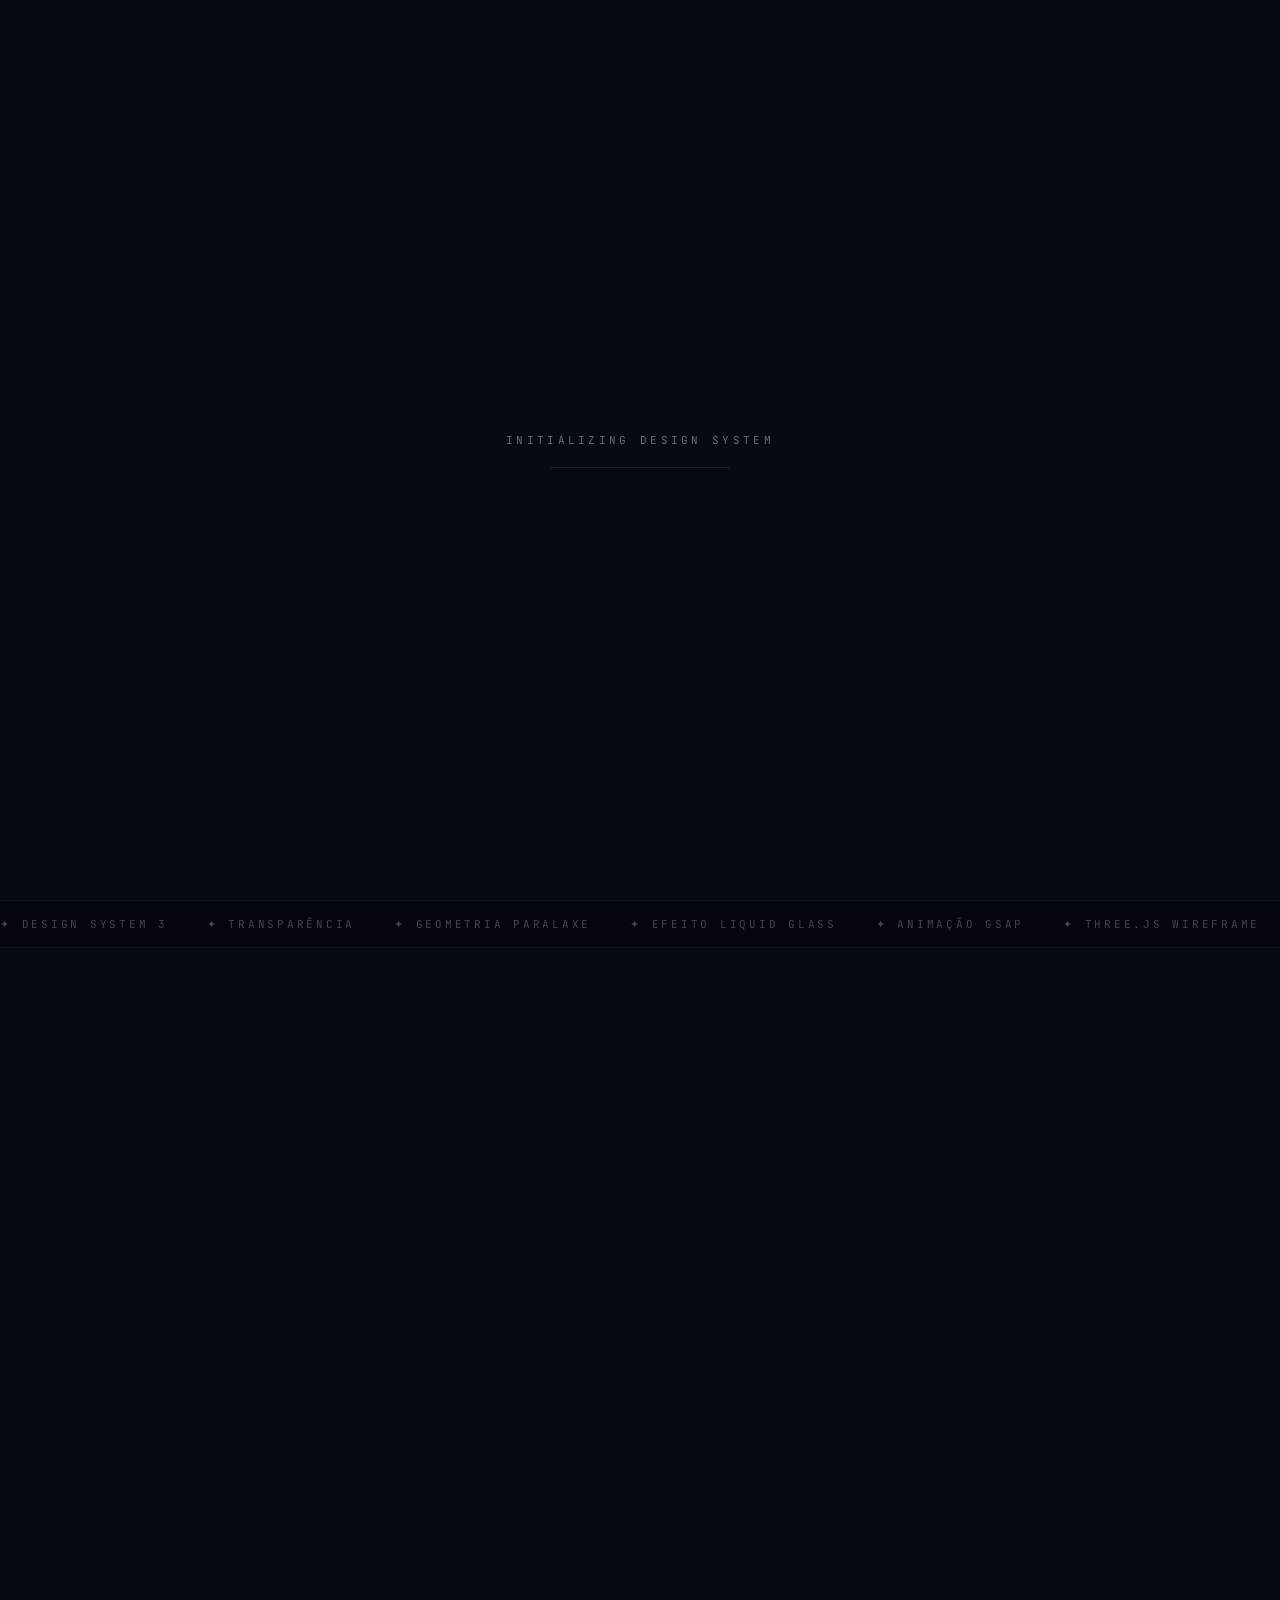
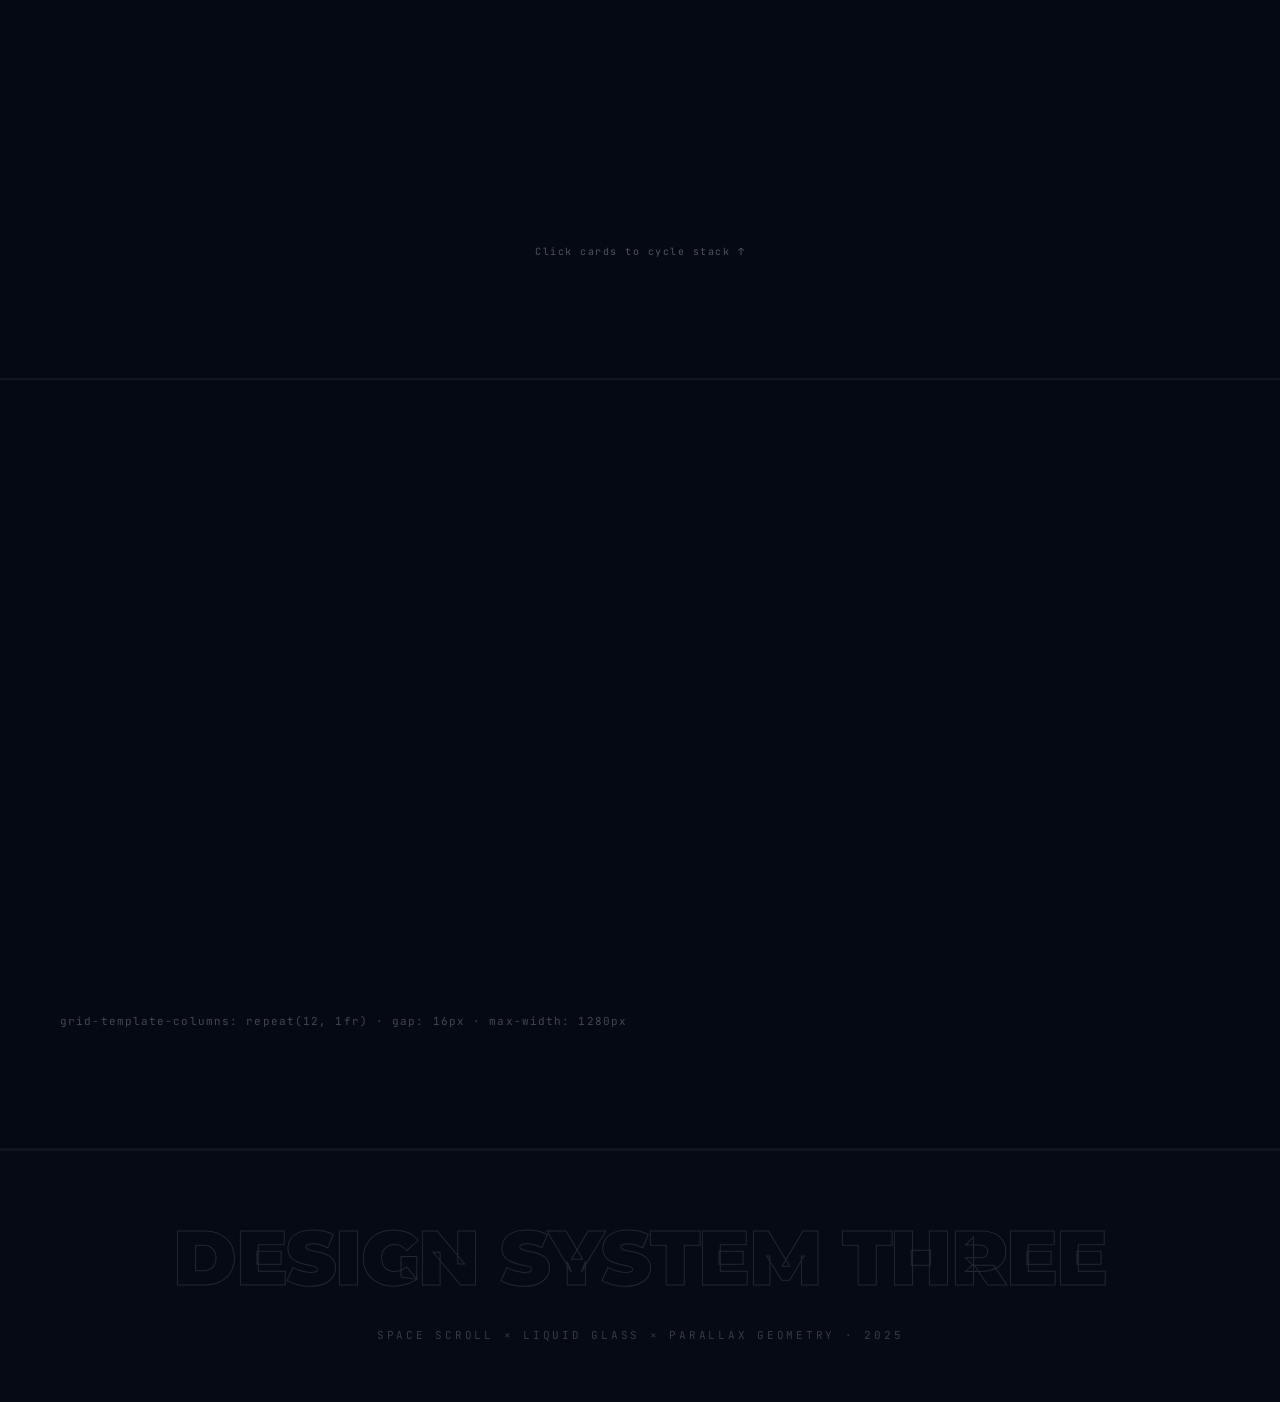
<file: reference/@assets/design_system3.html>
<!DOCTYPE html>
<html lang="en">

<head>
    <meta charset="UTF-8">
    <meta name="viewport" content="width=device-width, initial-scale=1.0">
    <title>Design System 3 — Space × Liquid × Geometry</title>

    <!-- Fonts -->
    <link rel="preconnect" href="https://fonts.googleapis.com">
    <link rel="preconnect" href="https://fonts.gstatic.com" crossorigin>
    <link
        href="https://fonts.googleapis.com/css2?family=Space+Grotesk:wght@300;400;500;600;700&family=Montserrat:wght@400;600;700;900&family=JetBrains+Mono:wght@400;600&display=swap"
        rel="stylesheet">

    <!-- GSAP + ScrollTrigger (from parallax-geometry) -->
    <script src="../parallax-geometry/assets/gsap_4a57399e4113.js"></script>
    <script src="../parallax-geometry/assets/ScrollTrigger_8669edfeb171.js"></script>

    <style>
        /* ══════════════════════════════════════════════
       ROOT TOKENS  —  wix space scroll lineage
       ══════════════════════════════════════════════ */
        :root {
            /* Wix Source */
            --color_1: #ffffff;
            --color_11: #F5F4F3;
            --color_15: #000000;
            --color_18: #266aff;

            /* Extended Palette */
            --bg: #050a14;
            --bg-mid: #0a0a0a;
            --surface: rgba(255, 255, 255, 0.04);
            --surface-hover: rgba(255, 255, 255, 0.08);
            --border: rgba(255, 255, 255, 0.10);
            --border-hover: rgba(255, 255, 255, 0.30);

            --accent-blue: #266aff;
            --accent-purple: #D2C5FF;
            --accent-teal: #345C59;
            --accent-gold: #fbbf24;
            --accent-cyan: #29C5F6;

            /* Wix fonts */
            --font_0: normal normal 700 106px/1.1em 'Montserrat', sans-serif;
            --font_2: normal normal 700 54px/0.9em 'Space Grotesk', sans-serif;
            --font_5: normal normal 400 20px/1.5em 'Space Grotesk', sans-serif;

            --radius: 16px;
            --radius-pill: 9999px;

            /* cursor */
            --cursor-size: 16px;
            --cursor-hover-size: 72px;
        }

        /* ══════════════════════════════════════════════
       RESET
       ══════════════════════════════════════════════ */
        *,
        *::before,
        *::after {
            margin: 0;
            padding: 0;
            box-sizing: border-box;
        }

        html {
            scroll-behavior: smooth;
        }

        body {
            font-family: 'Space Grotesk', sans-serif;
            background: var(--bg);
            color: var(--color_1);
            overflow-x: hidden;
            cursor: none;
            -webkit-font-smoothing: antialiased;
        }

        ::-webkit-scrollbar {
            width: 5px;
        }

        ::-webkit-scrollbar-track {
            background: var(--bg);
        }

        ::-webkit-scrollbar-thumb {
            background: rgba(255, 255, 255, 0.15);
            border-radius: 3px;
        }

        /* ══════════════════════════════════════════════
       CUSTOM CURSOR  (glass-effect2 lineage)
       ══════════════════════════════════════════════ */
        #cursor {
            position: fixed;
            top: 0;
            left: 0;
            z-index: 9999;
            width: var(--cursor-size);
            height: var(--cursor-size);
            background: white;
            border-radius: 50%;
            pointer-events: none;
            transform: translate(-50%, -50%);
            transition: width .3s, height .3s, background-color .3s, opacity .3s;
            mix-blend-mode: overlay;
        }

        #cursor.hovered {
            width: var(--cursor-hover-size);
            height: var(--cursor-hover-size);
            background: rgba(38, 106, 255, 0.4);
            mix-blend-mode: normal;
            border: 1px solid rgba(255, 255, 255, 0.4);
        }

        /* ══════════════════════════════════════════════
       THREE.JS CANVAS (parallax-geometry lineage)
       ══════════════════════════════════════════════ */
        #canvas {
            position: fixed;
            top: 0;
            left: 0;
            width: 100%;
            height: 100%;
            z-index: 0;
            opacity: 0.55;
        }

        /* ══════════════════════════════════════════════
       LIQUID BLOBS BG  (glass-effect2 lineage)
       ══════════════════════════════════════════════ */
        .liquid-blob {
            position: absolute;
            border-radius: 50%;
            filter: blur(90px);
            z-index: -1;
            animation: blobFloat 14s infinite alternate cubic-bezier(.4, 0, .2, 1);
        }

        @keyframes blobFloat {
            0% {
                transform: translate(0, 0) scale(1);
            }

            100% {
                transform: translate(40px, 60px) scale(1.15);
            }
        }

        /* ══════════════════════════════════════════════
       PRELOADER
       ══════════════════════════════════════════════ */
        #preloader {
            position: fixed;
            inset: 0;
            background: var(--bg);
            z-index: 10000;
            display: flex;
            flex-direction: column;
            align-items: center;
            justify-content: center;
            gap: 20px;
            transition: transform .9s cubic-bezier(.86, 0, .07, 1);
        }

        #preloader.loaded {
            transform: translateY(-100%);
        }

        .loader-text {
            font-family: 'JetBrains Mono', monospace;
            font-size: 11px;
            letter-spacing: .3em;
            text-transform: uppercase;
            color: rgba(255, 255, 255, .4);
        }

        .loader-bar {
            width: 180px;
            height: 1px;
            background: rgba(255, 255, 255, .08);
            position: relative;
            overflow: hidden;
        }

        .loader-progress {
            position: absolute;
            left: 0;
            top: 0;
            height: 100%;
            background: var(--accent-blue);
            width: 0%;
            transition: width .5s ease;
        }

        /* ══════════════════════════════════════════════
       GLASS PANEL  (glass-effect2 lineage)
       ══════════════════════════════════════════════ */
        .glass-panel {
            background: var(--surface);
            backdrop-filter: blur(18px) saturate(160%);
            -webkit-backdrop-filter: blur(18px) saturate(160%);
            border-top: 1px solid rgba(255, 255, 255, .15);
            border-left: 1px solid rgba(255, 255, 255, .08);
            border-right: 1px solid rgba(255, 255, 255, .08);
            border-bottom: 1px solid rgba(255, 255, 255, .05);
            box-shadow: 0 8px 32px rgba(0, 0, 0, .35);
            position: relative;
            overflow: hidden;
            transition: all .45s cubic-bezier(.4, 0, .2, 1);
        }

        .glass-panel::before {
            content: '';
            position: absolute;
            top: 0;
            left: -100%;
            width: 100%;
            height: 100%;
            background: linear-gradient(90deg, transparent, rgba(255, 255, 255, .06), transparent);
            transition: .5s;
            pointer-events: none;
            z-index: 20;
        }

        .glass-panel:hover {
            background: var(--surface-hover);
            border-color: rgba(255, 255, 255, .28);
            transform: translateY(-4px);
        }

        .glass-panel:hover::before {
            left: 100%;
            transition: .7s ease-in-out;
        }

        /* ══════════════════════════════════════════════
       REVEAL ANIMATIONS  (both lineages)
       ══════════════════════════════════════════════ */
        .reveal {
            opacity: 0;
            transform: translateY(32px);
            transition: opacity .85s cubic-bezier(.5, 0, 0, 1), transform .85s cubic-bezier(.5, 0, 0, 1);
        }

        .reveal.active {
            opacity: 1;
            transform: translateY(0);
        }

        .reveal.delay-100 {
            transition-delay: .10s;
        }

        .reveal.delay-200 {
            transition-delay: .20s;
        }

        .reveal.delay-300 {
            transition-delay: .30s;
        }

        .reveal.delay-500 {
            transition-delay: .50s;
        }

        .gsap-reveal {
            opacity: 0;
            transform: translateY(3rem);
        }

        /* clip-reveal — wix lineage */
        @keyframes clipReveal {
            0% {
                clip-path: inset(0 100% 0 0);
            }

            100% {
                clip-path: inset(0 0% 0 0);
            }
        }

        .clip-anim {
            animation: clipReveal 2.4s infinite alternate ease-in-out;
        }

        /* split lines */
        .split-line {
            overflow: hidden;
            display: block;
        }

        .split-line span {
            display: block;
            transform: translateY(105%);
            transition: transform 1.2s cubic-bezier(.23, 1, .32, 1);
        }

        .hero-revealed .split-line span {
            transform: translateY(0);
        }

        /* marquee */
        .marquee-content {
            display: flex;
            animation: scrollX 28s linear infinite;
        }

        @keyframes scrollX {
            0% {
                transform: translateX(0)
            }

            100% {
                transform: translateX(-50%)
            }
        }

        .marquee-wrap {
            mask-image: linear-gradient(to right, transparent, black 8%, black 92%, transparent);
            overflow: hidden;
        }

        /* glow pulse */
        @keyframes glowPulse {

            0%,
            100% {
                box-shadow: 0 0 12px rgba(38, 106, 255, .5);
            }

            50% {
                box-shadow: 0 0 32px rgba(38, 106, 255, .9), 0 0 60px rgba(38, 106, 255, .3);
            }
        }

        .glow-pulse {
            animation: glowPulse 2.5s ease-in-out infinite;
        }

        /* motion banner */
        @keyframes motionBannerR {
            0% {
                transform: translateX(-15%)
            }

            100% {
                transform: translateX(0)
            }
        }

        @keyframes motionBannerL {
            0% {
                transform: translateX(0)
            }

            100% {
                transform: translateX(-15%)
            }
        }

        .motion-banner-anim {
            animation: motionBannerR 4s ease-in-out infinite alternate;
        }

        .motion-banner-anim-rev {
            animation: motionBannerL 5s ease-in-out infinite alternate;
        }

        /* spin slow */
        @keyframes spinSlow {
            from {
                transform: rotate(0deg)
            }

            to {
                transform: rotate(360deg)
            }
        }

        .spin-slow {
            animation: spinSlow 12s linear infinite;
        }

        /* float */
        @keyframes floatY {

            0%,
            100% {
                transform: translateY(0)
            }

            50% {
                transform: translateY(-12px)
            }
        }

        .float-anim {
            animation: floatY 5s ease-in-out infinite;
        }

        /* ══════════════════════════════════════════════
       NAVIGATION
       ══════════════════════════════════════════════ */
        .ds-nav {
            position: fixed;
            top: 0;
            left: 0;
            right: 0;
            z-index: 500;
            padding: 16px 40px;
        }

        .ds-nav-inner {
            max-width: 1280px;
            margin: 0 auto;
            display: flex;
            align-items: center;
            justify-content: space-between;
        }

        .ds-nav-glass {
            backdrop-filter: blur(20px);
            -webkit-backdrop-filter: blur(20px);
            background: rgba(5, 10, 20, .6);
            border: 1px solid var(--border);
            border-radius: var(--radius-pill);
            padding: 10px 28px;
            display: flex;
            gap: 0;
            align-items: center;
            justify-content: space-between;
            width: 100%;
        }

        .ds-nav-logo {
            font-family: 'Montserrat', sans-serif;
            font-weight: 900;
            font-size: 15px;
            letter-spacing: .08em;
            text-transform: uppercase;
            color: #fff;
            text-decoration: none;
            display: flex;
            align-items: center;
            gap: 10px;
        }

        .ds-nav-logo .logo-dot {
            width: 28px;
            height: 28px;
            border-radius: 50%;
            background: linear-gradient(135deg, var(--accent-cyan), var(--accent-blue));
            box-shadow: 0 4px 14px rgba(41, 197, 246, .4);
            display: grid;
            place-items: center;
            font-size: 14px;
            font-weight: 900;
        }

        .ds-nav-links {
            display: flex;
            gap: 32px;
        }

        .ds-nav-links a {
            color: rgba(255, 255, 255, .55);
            text-decoration: none;
            font-size: 11px;
            font-weight: 600;
            letter-spacing: .18em;
            text-transform: uppercase;
            transition: color .3s;
        }

        .ds-nav-links a:hover {
            color: #fff;
        }

        .ds-nav-cta {
            font-size: 10px;
            font-weight: 700;
            letter-spacing: .15em;
            text-transform: uppercase;
            padding: 8px 22px;
            border: 1px solid rgba(255, 255, 255, .2);
            border-radius: var(--radius-pill);
            background: rgba(255, 255, 255, .06);
            color: #fff;
            cursor: none;
            transition: background .3s, border-color .3s, color .3s;
        }

        .ds-nav-cta:hover {
            background: #fff;
            color: #000;
            border-color: #fff;
        }

        /* ══════════════════════════════════════════════
       DS SECTION WRAPPER
       ══════════════════════════════════════════════ */
        .ds-section {
            position: relative;
            z-index: 10;
            padding: 120px 60px;
            border-bottom: 1px solid rgba(255, 255, 255, .05);
            max-width: 1280px;
            margin: 0 auto;
        }

        .ds-section-label {
            font-family: 'JetBrains Mono', monospace;
            font-size: 10px;
            letter-spacing: .35em;
            text-transform: uppercase;
            color: rgba(255, 255, 255, .28);
            display: block;
            margin-bottom: 56px;
        }

        .ds-section-label span {
            color: var(--accent-blue);
        }

        .section-bg {
            position: relative;
            border-bottom: 1px solid rgba(255, 255, 255, .04);
            overflow: hidden;
        }

        /* ══════════════════════════════════════════════
       WIXUI BUTTON CLASSES  (wix lineage — exact)
       ══════════════════════════════════════════════ */
        .wixui-button {
            cursor: none;
            border: none;
            background: transparent;
            padding: 0;
        }

        .StylableButton2545352419__root {
            transition: all .25s ease;
            border-radius: var(--radius-pill);
            display: inline-flex;
            align-items: center;
            justify-content: center;
            padding: 14px 36px;
            text-decoration: none;
            box-sizing: border-box;
            cursor: none;
        }

        .StylableButton2545352419__label {
            font-family: 'Space Grotesk', sans-serif;
            font-size: 12px;
            font-weight: 700;
            letter-spacing: .12em;
            text-transform: uppercase;
        }

        .StylableButton2545352419__icon {
            width: 14px;
            height: 14px;
            margin-left: 10px;
            fill: currentColor;
            transition: transform .3s ease;
        }

        .StylableButton2545352419__root:hover .StylableButton2545352419__icon {
            transform: rotate(45deg) scale(1.2);
        }

        /* Button Variant 1 — Black (wix: style-luhxljxy7) */
        .style-luhxljxy7__root {
            background: #000;
            border: 1px solid #000;
            color: var(--color_11);
        }

        .style-luhxljxy7__root:hover {
            background: var(--color_11);
            color: #000;
        }

        /* Button Variant 2 — Ghost white border (wix: style-luhxbq8e2) */
        .style-luhxbq8e2__root {
            background: transparent;
            border: 1px solid rgba(255, 255, 255, .7);
            color: #fff;
        }

        .style-luhxbq8e2__root:hover {
            background: #fff;
            color: #000;
        }

        /* Button Variant 3 — Blue glow */
        .btn-blue {
            background: var(--accent-blue);
            border: 1px solid var(--accent-blue);
            color: #fff;
            border-radius: var(--radius-pill);
            padding: 14px 36px;
            font-size: 11px;
            font-weight: 700;
            letter-spacing: .14em;
            text-transform: uppercase;
            cursor: none;
            transition: all .25s ease;
            display: inline-flex;
            align-items: center;
            gap: 10px;
        }

        .btn-blue:hover {
            box-shadow: 0 0 28px rgba(38, 106, 255, .6);
            transform: translateY(-2px);
        }

        /* ══════════════════════════════════════════════
       TYPOGRAPHY CLASSES (wix + parallax)
       ══════════════════════════════════════════════ */
        .font_0 {
            font: var(--font_0);
        }

        .font_2 {
            font: var(--font_2);
        }

        .font_5 {
            font: var(--font_5);
        }

        .wixui-rich-text__text {
            line-height: 1.2;
        }

        /* Transparent / outline lettering — core wix motif */
        .text-outline {
            -webkit-text-stroke: 1.5px rgba(255, 255, 255, .85);
            color: transparent;
            font-family: 'Montserrat', sans-serif;
            font-weight: 900;
        }

        .text-outline-thin {
            -webkit-text-stroke: 1px rgba(255, 255, 255, .4);
            color: transparent;
            font-family: 'Montserrat', sans-serif;
            font-weight: 900;
        }

        .text-gradient {
            background: linear-gradient(135deg, #fff 0%, rgba(255, 255, 255, .25) 100%);
            -webkit-background-clip: text;
            -webkit-text-fill-color: transparent;
            background-clip: text;
        }

        .text-gradient-blue {
            background: linear-gradient(135deg, var(--accent-blue), var(--accent-cyan));
            -webkit-background-clip: text;
            -webkit-text-fill-color: transparent;
            background-clip: text;
        }

        /* ══════════════════════════════════════════════
       HERO  —  dobra 1
       ══════════════════════════════════════════════ */
        #hero {
            position: relative;
            min-height: 100vh;
            display: flex;
            flex-direction: column;
            justify-content: center;
            align-items: center;
            text-align: center;
            overflow: hidden;
            padding: 0 40px;
        }

        .hero-gradient-bg {
            position: absolute;
            inset: 0;
            z-index: 1;
            pointer-events: none;
            background: linear-gradient(0deg,
                    var(--bg) 0%,
                    rgba(5, 10, 20, .6) 30%,
                    rgba(38, 50, 80, .4) 60%,
                    rgba(38, 106, 255, .08) 80%,
                    transparent 100%);
        }

        .hero-content {
            position: relative;
            z-index: 12;
            max-width: 1100px;
        }

        .hero-badge {
            display: inline-flex;
            align-items: center;
            gap: 8px;
            border: 1px solid var(--border);
            border-radius: var(--radius-pill);
            padding: 6px 18px;
            margin-bottom: 40px;
            font-family: 'JetBrains Mono', monospace;
            font-size: 10px;
            letter-spacing: .25em;
            text-transform: uppercase;
            color: rgba(255, 255, 255, .5);
            backdrop-filter: blur(10px);
            background: rgba(255, 255, 255, .03);
        }

        .hero-badge .dot {
            width: 6px;
            height: 6px;
            border-radius: 50%;
            background: var(--accent-blue);
            box-shadow: 0 0 8px var(--accent-blue);
            animation: pulse 2s ease-in-out infinite;
        }

        @keyframes pulse {

            0%,
            100% {
                opacity: 1;
                transform: scale(1)
            }

            50% {
                opacity: .5;
                transform: scale(0.8)
            }
        }

        .hero-title {
            font-family: 'Montserrat', sans-serif;
            font-weight: 900;
            font-size: clamp(72px, 10vw, 160px);
            line-height: 0.88;
            text-transform: uppercase;
            margin-bottom: 32px;
            letter-spacing: -.02em;
        }

        .hero-title .line-solid {
            display: block;
            color: #fff;
        }

        .hero-title .line-outline {
            display: block;
            -webkit-text-stroke: 2px rgba(255, 255, 255, .7);
            color: transparent;
        }

        .hero-title .line-ghost {
            display: block;
            -webkit-text-stroke: 1px rgba(255, 255, 255, .25);
            color: transparent;
        }

        .hero-sub {
            font-size: clamp(14px, 1.6vw, 20px);
            font-weight: 400;
            line-height: 1.6;
            letter-spacing: .25em;
            text-transform: uppercase;
            color: rgba(255, 255, 255, .45);
            margin-bottom: 60px;
        }

        .hero-cta-group {
            display: flex;
            gap: 20px;
            justify-content: center;
            flex-wrap: wrap;
        }

        /* Floating geometric deco */
        .hero-deco {
            position: absolute;
            z-index: 3;
            pointer-events: none;
        }

        .hero-deco-ring {
            width: 380px;
            height: 380px;
            border-radius: 50%;
            border: 1px solid rgba(255, 255, 255, .06);
            top: 50%;
            left: 50%;
            transform: translate(-50%, -50%);
            animation: ringPulse 8s ease-in-out infinite;
        }

        .hero-deco-ring2 {
            width: 600px;
            height: 600px;
            border-radius: 50%;
            border: 1px solid rgba(255, 255, 255, .03);
            top: 50%;
            left: 50%;
            transform: translate(-50%, -50%);
            animation: ringPulse 12s ease-in-out infinite reverse;
        }

        @keyframes ringPulse {

            0%,
            100% {
                transform: translate(-50%, -50%) scale(1);
                opacity: .6;
            }

            50% {
                transform: translate(-50%, -50%) scale(1.06);
                opacity: 1;
            }
        }

        /* wix star icon */
        .star-icon {
            display: inline-block;
        }

        /* scroll indicator */
        .scroll-cue {
            position: absolute;
            bottom: 36px;
            left: 50%;
            transform: translateX(-50%);
            z-index: 12;
            display: flex;
            flex-direction: column;
            align-items: center;
            gap: 8px;
        }

        .scroll-cue-text {
            font-size: 9px;
            letter-spacing: .3em;
            text-transform: uppercase;
            color: rgba(255, 255, 255, .3);
            font-family: 'JetBrains Mono', monospace;
        }

        .scroll-cue-line {
            width: 1px;
            height: 48px;
            background: linear-gradient(to bottom, var(--accent-blue), transparent);
        }

        /* ══════════════════════════════════════════════
       COLOR SWATCHES
       ══════════════════════════════════════════════ */
        .color-card {
            border-radius: var(--radius);
            overflow: hidden;
            border: 1px solid var(--border);
        }

        .color-preview {
            width: 100%;
            height: 110px;
        }

        .color-info {
            padding: 18px;
            font-size: 13px;
        }

        .color-name {
            font-weight: 700;
            display: block;
            margin-bottom: 4px;
        }

        .color-hex {
            font-family: 'JetBrains Mono', monospace;
            font-size: 11px;
            color: rgba(255, 255, 255, .45);
        }

        .color-role {
            font-size: 10px;
            letter-spacing: .12em;
            text-transform: uppercase;
            color: var(--accent-blue);
            margin-top: 4px;
            display: block;
        }

        /* ══════════════════════════════════════════════
       TYPE SCALE TABLE
       ══════════════════════════════════════════════ */
        .type-row {
            display: flex;
            align-items: baseline;
            justify-content: space-between;
            border-bottom: 1px solid rgba(255, 255, 255, .05);
            padding-bottom: 28px;
            margin-bottom: 28px;
            gap: 24px;
        }

        .type-label {
            font-family: 'JetBrains Mono', monospace;
            font-size: 10px;
            color: rgba(255, 255, 255, .3);
            width: 120px;
            flex-shrink: 0;
        }

        .type-spec {
            font-family: 'JetBrains Mono', monospace;
            font-size: 10px;
            color: rgba(255, 255, 255, .25);
            text-align: right;
            flex-shrink: 0;
        }

        /* ══════════════════════════════════════════════
       UI COMPONENT: CARDS
       ══════════════════════════════════════════════ */
        .comp-card {
            border-radius: var(--radius);
            padding: 32px;
            background: var(--surface);
            border: 1px solid var(--border);
            position: relative;
            overflow: hidden;
            transition: all .4s cubic-bezier(.4, 0, .2, 1);
        }

        .comp-card:hover {
            background: var(--surface-hover);
            border-color: rgba(255, 255, 255, .22);
            transform: translateY(-6px);
            box-shadow: 0 20px 50px rgba(0, 0, 0, .4);
        }

        .comp-card-icon {
            width: 52px;
            height: 52px;
            border-radius: 14px;
            background: linear-gradient(135deg, rgba(255, 255, 255, .08), transparent);
            border: 1px solid rgba(255, 255, 255, .1);
            display: grid;
            place-items: center;
            margin-bottom: 20px;
            color: var(--accent-blue);
            font-size: 22px;
        }

        .comp-card h3 {
            font-size: 18px;
            font-weight: 700;
            margin-bottom: 10px;
        }

        .comp-card p {
            font-size: 14px;
            color: rgba(255, 255, 255, .55);
            line-height: 1.65;
        }

        .comp-card-arrow {
            position: absolute;
            top: 20px;
            right: 20px;
            opacity: .2;
            transition: opacity .3s, transform .3s;
            font-size: 18px;
        }

        .comp-card:hover .comp-card-arrow {
            opacity: 1;
            transform: translate(3px, -3px);
        }

        /* ══════════════════════════════════════════════
       UI COMPONENT: BADGE
       ══════════════════════════════════════════════ */
        .badge {
            display: inline-flex;
            align-items: center;
            gap: 6px;
            padding: 4px 12px;
            border-radius: var(--radius-pill);
            font-size: 10px;
            font-weight: 700;
            letter-spacing: .12em;
            text-transform: uppercase;
        }

        .badge-blue {
            background: rgba(38, 106, 255, .15);
            color: var(--accent-blue);
            border: 1px solid rgba(38, 106, 255, .3);
        }

        .badge-purple {
            background: rgba(210, 197, 255, .1);
            color: var(--accent-purple);
            border: 1px solid rgba(210, 197, 255, .2);
        }

        .badge-teal {
            background: rgba(52, 92, 89, .25);
            color: #6dcdc8;
            border: 1px solid rgba(52, 92, 89, .5);
        }

        .badge-gold {
            background: rgba(251, 191, 36, .1);
            color: var(--accent-gold);
            border: 1px solid rgba(251, 191, 36, .25);
        }

        /* ══════════════════════════════════════════════
       UI COMPONENT: INPUT
       ══════════════════════════════════════════════ */
        .input-group {
            position: relative;
        }

        .input-group input {
            width: 100%;
            background: transparent;
            border: none;
            border-bottom: 1px solid rgba(255, 255, 255, .18);
            padding: 12px 0;
            color: #fff;
            outline: none;
            font-family: 'Space Grotesk', sans-serif;
            font-size: 15px;
            transition: border-color .3s;
        }

        .input-group label {
            position: absolute;
            top: 12px;
            left: 0;
            color: rgba(255, 255, 255, .4);
            pointer-events: none;
            transition: .3s ease all;
            font-size: 13px;
            letter-spacing: .04em;
        }

        .input-group input:focus {
            border-bottom-color: var(--accent-blue);
        }

        .input-group input:focus~label,
        .input-group input:not(:placeholder-shown)~label {
            top: -14px;
            font-size: 10px;
            color: var(--accent-blue);
            letter-spacing: .15em;
            text-transform: uppercase;
        }

        .input-group::after {
            content: '';
            position: absolute;
            bottom: 0;
            left: 0;
            width: 0;
            height: 1px;
            background: var(--accent-blue);
            transition: width .4s ease;
        }

        .input-group:focus-within::after {
            width: 100%;
        }

        /* ══════════════════════════════════════════════
       UI COMPONENT: TOOLTIP
       ══════════════════════════════════════════════ */
        .tooltip-wrap {
            position: relative;
            display: inline-flex;
        }

        .tooltip-wrap .tooltip-box {
            position: absolute;
            bottom: calc(100% + 10px);
            left: 50%;
            transform: translateX(-50%);
            background: rgba(20, 28, 50, .95);
            backdrop-filter: blur(12px);
            border: 1px solid var(--border);
            border-radius: 10px;
            padding: 8px 16px;
            white-space: nowrap;
            font-size: 11px;
            color: rgba(255, 255, 255, .8);
            letter-spacing: .04em;
            opacity: 0;
            pointer-events: none;
            transition: opacity .25s, transform .25s;
            transform: translateX(-50%) translateY(4px);
        }

        .tooltip-wrap:hover .tooltip-box {
            opacity: 1;
            transform: translateX(-50%) translateY(0);
        }

        /* ══════════════════════════════════════════════
       UI COMPONENT: MODAL
       ══════════════════════════════════════════════ */
        .modal-demo {
            background: rgba(5, 10, 20, .9);
            backdrop-filter: blur(24px);
            border: 1px solid var(--border);
            border-radius: 20px;
            padding: 40px;
            max-width: 480px;
            width: 100%;
            position: relative;
            overflow: hidden;
        }

        .modal-demo::before {
            content: '';
            position: absolute;
            top: 0;
            left: 0;
            right: 0;
            height: 1px;
            background: linear-gradient(90deg, transparent, rgba(38, 106, 255, .6), transparent);
        }

        .modal-close {
            position: absolute;
            top: 16px;
            right: 16px;
            width: 28px;
            height: 28px;
            border-radius: 50%;
            background: rgba(255, 255, 255, .06);
            border: 1px solid rgba(255, 255, 255, .1);
            color: rgba(255, 255, 255, .5);
            display: grid;
            place-items: center;
            font-size: 13px;
            cursor: none;
            transition: all .2s;
        }

        .modal-close:hover {
            background: rgba(255, 255, 255, .15);
            color: #fff;
        }

        /* ══════════════════════════════════════════════
       UI COMPONENT: NAVBAR DEMO
       ══════════════════════════════════════════════ */
        .navbar-demo {
            display: flex;
            align-items: center;
            justify-content: space-between;
            padding: 14px 28px;
            border-radius: var(--radius-pill);
            border: 1px solid var(--border);
            backdrop-filter: blur(18px);
            background: rgba(5, 10, 20, .6);
        }

        .navbar-demo-logo {
            font-weight: 900;
            font-size: 13px;
            letter-spacing: .08em;
        }

        .navbar-demo-links {
            display: flex;
            gap: 28px;
        }

        .navbar-demo-links span {
            font-size: 11px;
            color: rgba(255, 255, 255, .4);
            letter-spacing: .1em;
            text-transform: uppercase;
        }

        /* ══════════════════════════════════════════════
       MOTION SHOWCASE
       ══════════════════════════════════════════════ */
        .motion-box {
            width: 100%;
            height: 200px;
            border-radius: var(--radius);
            border: 1px solid var(--border);
            display: flex;
            align-items: center;
            justify-content: center;
            overflow: hidden;
            position: relative;
            background: rgba(5, 10, 20, .7);
        }

        .motion-label {
            font-family: 'JetBrains Mono', monospace;
            font-size: 10px;
            color: rgba(255, 255, 255, .3);
            letter-spacing: .15em;
            text-transform: uppercase;
            margin-top: 12px;
        }

        /* stack carousel — glass-effect2 lineage */
        .stack-section {
            --_offset-steps: 3.5rem;
            --_scale-steps: 10;
            --_opacity-steps: 12;
            --_offset-steps-two: calc(var(--_offset-steps) * -1);
            --_offset-steps-three: calc(var(--_offset-steps) * -2);
            --scale-steps-two: calc(1 - var(--_scale-steps) * 0.01);
            --scale-steps-three: calc(1 - var(--_scale-steps) * 0.02);
            --opacity-steps-two: calc(1 - var(--_opacity-steps) * 0.02);
            --opacity-steps-three: calc(1 - var(--_opacity-steps) * 0.04);
            display: grid;
            grid-template-areas: "stack";
            width: min(calc(100% - 2rem), 28rem);
            margin: 0 auto;
        }

        .stack-card {
            grid-area: stack;
            transition: 800ms cubic-bezier(.23, 1, .32, 1);
            translate: var(--_offset) 0;
            order: var(--_order);
            z-index: var(--_order);
            scale: var(--_scale);
            opacity: var(--_opacity);
            cursor: none;
            user-select: none;
        }

        .stack-card:nth-of-type(1) {
            --_order: var(--_1-order);
            --_scale: var(--_1-scale);
            --_opacity: var(--_1-opacity);
            --_offset: var(--_1-offset);
        }

        .stack-card:nth-of-type(2) {
            --_order: var(--_2-order);
            --_scale: var(--_2-scale);
            --_opacity: var(--_2-opacity);
            --_offset: var(--_2-offset);
        }

        .stack-card:nth-of-type(3) {
            --_order: var(--_3-order);
            --_scale: var(--_3-scale);
            --_opacity: var(--_3-opacity);
            --_offset: var(--_3-offset);
        }

        .stack-section.card-1-active {
            --_1-order: 3;
            --_1-scale: 1;
            --_1-opacity: 1;
            --_1-offset: 0;
            --_2-order: 2;
            --_2-scale: var(--scale-steps-two);
            --_2-opacity: var(--opacity-steps-two);
            --_2-offset: var(--_offset-steps-two);
            --_3-order: 1;
            --_3-scale: var(--scale-steps-three);
            --_3-opacity: var(--opacity-steps-three);
            --_3-offset: var(--_offset-steps-three);
        }

        .stack-section.card-2-active {
            --_2-order: 3;
            --_2-scale: 1;
            --_2-opacity: 1;
            --_2-offset: 0;
            --_3-order: 2;
            --_3-scale: var(--scale-steps-two);
            --_3-opacity: var(--opacity-steps-two);
            --_3-offset: var(--_offset-steps-two);
            --_1-order: 1;
            --_1-scale: var(--scale-steps-three);
            --_1-opacity: var(--opacity-steps-three);
            --_1-offset: var(--_offset-steps-three);
        }

        .stack-section.card-3-active {
            --_3-order: 3;
            --_3-scale: 1;
            --_3-opacity: 1;
            --_3-offset: 0;
            --_1-order: 2;
            --_1-scale: var(--scale-steps-two);
            --_1-opacity: var(--opacity-steps-two);
            --_1-offset: var(--_offset-steps-two);
            --_2-order: 1;
            --_2-scale: var(--scale-steps-three);
            --_2-opacity: var(--opacity-steps-three);
            --_2-offset: var(--_offset-steps-three);
        }

        /* ══════════════════════════════════════════════
       GRID LAYOUT DEMO
       ══════════════════════════════════════════════ */
        .grid-demo {
            display: grid;
            grid-template-columns: repeat(12, 1fr);
            gap: 16px;
            height: 80px;
        }

        .grid-col {
            background: rgba(255, 255, 255, .05);
            border-radius: 6px;
            border: 1px solid rgba(255, 255, 255, .07);
            display: grid;
            place-items: center;
            font-size: 10px;
            font-family: 'JetBrains Mono', monospace;
            color: rgba(255, 255, 255, .25);
        }

        /* ══════════════════════════════════════════════
       ICON GRID  (wix lineage)
       ══════════════════════════════════════════════ */
        .icon-card {
            display: flex;
            flex-direction: column;
            align-items: center;
            gap: 12px;
            padding: 24px 16px;
            border-radius: var(--radius);
            border: 1px solid var(--border);
            background: var(--surface);
            transition: all .3s;
            cursor: none;
        }

        .icon-card:hover {
            background: var(--surface-hover);
            border-color: rgba(255, 255, 255, .22);
            transform: translateY(-4px);
        }

        .icon-card svg {
            transition: transform .3s;
        }

        .icon-card:hover svg {
            transform: scale(1.15) rotate(-5deg);
        }

        .icon-label {
            font-size: 10px;
            letter-spacing: .1em;
            text-transform: uppercase;
            color: rgba(255, 255, 255, .35);
            font-family: 'JetBrains Mono', monospace;
        }

        /* ══════════════════════════════════════════════
       RESPONSIVE
       ══════════════════════════════════════════════ */
        @media(max-width:768px) {
            .ds-section {
                padding: 80px 24px;
            }

            .ds-nav {
                padding: 12px 20px;
            }

            .ds-nav-links {
                display: none;
            }

            .hero-title {
                font-size: clamp(56px, 14vw, 100px);
            }

            .hero-cta-group {
                flex-direction: column;
                align-items: center;
            }
        }
    </style>
</head>

<body>

    <!-- Custom Cursor -->
    <div id="cursor"></div>

    <!-- THREE.JS Canvas -->
    <canvas id="canvas"></canvas>

    <!-- Liquid Blobs BG -->
    <div style="position:fixed;inset:0;pointer-events:none;z-index:1;overflow:hidden;">
        <div class="liquid-blob"
            style="width:520px;height:520px;top:-80px;left:-80px;background:#266aff;opacity:.12;animation-duration:18s;">
        </div>
        <div class="liquid-blob"
            style="width:420px;height:420px;top:45%;right:-100px;background:#7c3aed;opacity:.10;animation-duration:22s;animation-delay:-6s;">
        </div>
        <div class="liquid-blob"
            style="width:580px;height:580px;bottom:-140px;left:25%;background:#0ea5e9;opacity:.09;animation-duration:26s;animation-delay:-12s;">
        </div>
    </div>

    <!-- Preloader -->
    <div id="preloader">
        <div class="loader-text">Initializing Design System</div>
        <div class="loader-bar">
            <div class="loader-progress" id="loader-progress"></div>
        </div>
    </div>

    <!-- Navigation -->
    <nav class="ds-nav">
        <div class="ds-nav-inner">
            <div class="ds-nav-glass">
                <a href="#hero" class="ds-nav-logo">
                    <div class="logo-dot">✦</div>
                    DS3
                </a>
                <div class="ds-nav-links">
                    <a href="#hero">Hero</a>
                    <a href="#typography">Type</a>
                    <a href="#colors">Colors</a>
                    <a href="#components">Components</a>
                    <a href="#motion">Motion</a>
                    <a href="#icons">Icons</a>
                </div>
                <button class="ds-nav-cta">Explore</button>
            </div>
        </div>
    </nav>

    <!-- ════════════════════════════════════════════════════
     01 — HERO
     ════════════════════════════════════════════════════ -->
    <section id="hero" style="z-index:10;position:relative;">
        <div class="hero-gradient-bg"></div>

        <!-- Deco rings -->
        <div class="hero-deco hero-deco-ring"></div>
        <div class="hero-deco hero-deco-ring2"></div>

        <div class="hero-content">
            <div class="hero-badge reveal">
                <span class="dot"></span>
                Design System · Space × Liquid × Geometry
            </div>

            <h1 class="hero-title reveal delay-100">
                <span class="line-solid">Design</span>
                <span class="line-outline">System</span>
                <span class="line-ghost">Three</span>
            </h1>

            <p class="hero-sub reveal delay-200">
                Transparência · Movimento · Precisão Geométrica
            </p>

            <div class="hero-cta-group reveal delay-300">
                <!-- wix button classes preserved -->
                <a href="#components" class="StylableButton2545352419__root style-luhxbq8e2__root wixui-button">
                    <span class="StylableButton2545352419__label">Explorar Sistema</span>
                    <svg class="StylableButton2545352419__icon" viewBox="0 0 200 200">
                        <path
                            d="M20 100.002c41.21 6.266 54.993 20.886 54.993 20.886C92.289 135.827 99.952 180 99.952 180h.097s7.896-44.037 24.958-59.111c0 0 13.783-14.62 54.993-20.886v-.005c-41.21-6.266-54.993-20.886-54.993-20.886C107.944 64.037 100.048 20 100.048 20h-.097s-7.663 44.173-24.958 59.111c0 0-13.783 14.62-54.993 20.886v.005z" />
                    </svg>
                </a>
                <a href="#typography" class="btn-blue glow-pulse">
                    Ver Tipografia
                    <svg width="14" height="14" viewBox="0 0 24 24" fill="none" stroke="currentColor" stroke-width="2">
                        <path d="M5 12h14M12 5l7 7-7 7" />
                    </svg>
                </a>
            </div>
        </div>

        <!-- Scroll cue -->
        <div class="scroll-cue reveal delay-500">
            <span class="scroll-cue-text">Scroll</span>
            <div class="scroll-cue-line"></div>
        </div>

        <!-- Floating wix star -->
        <div style="position:absolute;right:8%;top:38%;z-index:13;opacity:.15;" class="float-anim">
            <svg width="80" height="80" viewBox="0 0 130 130" fill="white">
                <path
                    d="m65 0 3.046 52.941c.096 1.67 2.078 2.492 3.327 1.379l39.589-35.282L75.68 58.627c-1.113 1.249-.292 3.231 1.379 3.327L130 65l-52.941 3.046c-1.67.096-2.492 2.078-1.379 3.327l35.282 39.589L71.373 75.68c-1.249-1.113-3.231-.292-3.327 1.379L65 130l-3.046-52.941c-.096-1.67-2.078-2.492-3.327-1.379l-39.589 35.282L54.32 71.373c1.113-1.249.292-3.231-1.379-3.327L0 65l52.941-3.046c1.67-.096 2.492-2.078 1.379-3.327L19.038 19.038 58.627 54.32c1.249 1.113 3.231.292 3.327-1.379L65 0Z" />
            </svg>
        </div>
        <div style="position:absolute;left:6%;top:60%;z-index:13;opacity:.10;" class="spin-slow">
            <svg width="60" height="60" viewBox="0 0 200 200" fill="none" stroke="white" stroke-width="2">
                <circle cx="100" cy="100" r="80" />
            </svg>
        </div>
    </section>

    <!-- Marquee strip -->
    <div
        style="position:relative;z-index:10;border-top:1px solid rgba(255,255,255,.05);border-bottom:1px solid rgba(255,255,255,.05);padding:16px 0;overflow:hidden;background:rgba(0,0,0,.3);">
        <div class="marquee-content" style="gap:60px;">
            <span
                style="font-family:'JetBrains Mono',monospace;font-size:11px;letter-spacing:.25em;text-transform:uppercase;color:rgba(255,255,255,.25);white-space:nowrap;">✦
                Design System 3 &nbsp;&nbsp; ✦ Transparência &nbsp;&nbsp; ✦ Geometria Paralaxe &nbsp;&nbsp; ✦ Efeito
                Liquid Glass &nbsp;&nbsp; ✦ Animação GSAP &nbsp;&nbsp; ✦ Three.js Wireframe &nbsp;&nbsp; ✦ Tipografia
                Montserrat &nbsp;&nbsp; ✦ Tokens CSS &nbsp;&nbsp;</span>
            <span
                style="font-family:'JetBrains Mono',monospace;font-size:11px;letter-spacing:.25em;text-transform:uppercase;color:rgba(255,255,255,.25);white-space:nowrap;">✦
                Design System 3 &nbsp;&nbsp; ✦ Transparência &nbsp;&nbsp; ✦ Geometria Paralaxe &nbsp;&nbsp; ✦ Efeito
                Liquid Glass &nbsp;&nbsp; ✦ Animação GSAP &nbsp;&nbsp; ✦ Three.js Wireframe &nbsp;&nbsp; ✦ Tipografia
                Montserrat &nbsp;&nbsp; ✦ Tokens CSS &nbsp;&nbsp;</span>
        </div>
    </div>


    <!-- ════════════════════════════════════════════════════
     02 — TYPOGRAPHY
     ════════════════════════════════════════════════════ -->
    <div class="section-bg" style="position:relative;z-index:10;background:rgba(5,10,20,.92);">
        <div class="ds-section" id="typography">
            <span class="ds-section-label gsap-reveal"><span>02</span> / Typography</span>

            <!-- Display H1 -->
            <div class="type-row gsap-reveal">
                <span class="type-label">Display / H1</span>
                <div class="font_0 text-outline" style="font-size:clamp(48px,6vw,106px);flex:1;">Space Scroll</div>
                <span class="type-spec">Montserrat 900 · 106px/1.1 · -.02em</span>
            </div>
            <!-- H2 -->
            <div class="type-row gsap-reveal">
                <span class="type-label">Heading / H2</span>
                <div class="font_2 text-gradient" style="flex:1;">THE BRIEF</div>
                <span class="type-spec">Space Grotesk 700 · 54px/0.9 · normal</span>
            </div>
            <!-- H3 -->
            <div class="type-row gsap-reveal">
                <span class="type-label">Heading / H3</span>
                <div style="font-family:'Montserrat',sans-serif;font-size:36px;font-weight:700;flex:1;color:#fff;">
                    Outlined Dimensions</div>
                <span class="type-spec">Montserrat 700 · 36px/1.2 · -.01em</span>
            </div>
            <!-- H4 -->
            <div class="type-row gsap-reveal">
                <span class="type-label">Heading / H4</span>
                <div style="font-size:24px;font-weight:700;flex:1;letter-spacing:.05em;text-transform:uppercase;">FOCUS
                    GEOMETRY</div>
                <span class="type-spec">Space Grotesk 700 · 24px/1.3 · .05em</span>
            </div>
            <!-- H5 -->
            <div class="type-row gsap-reveal">
                <span class="type-label">Heading / H5</span>
                <div style="font-size:18px;font-weight:600;flex:1;letter-spacing:.08em;text-transform:uppercase;">Linear
                    Motion</div>
                <span class="type-spec">Space Grotesk 600 · 18px/1.4 · .08em</span>
            </div>
            <!-- H6 -->
            <div class="type-row gsap-reveal">
                <span class="type-label">Heading / H6</span>
                <div style="font-size:14px;font-weight:600;flex:1;letter-spacing:.15em;text-transform:uppercase;">
                    Subsection Label</div>
                <span class="type-spec">Space Grotesk 600 · 14px/1.4 · .15em</span>
            </div>
            <!-- Body Large -->
            <div class="type-row gsap-reveal">
                <span class="type-label">body-lg</span>
                <div class="font_5" style="flex:1;">Get ready to embark on a voyage of illusion through spatial
                    geometry.</div>
                <span class="type-spec">Space Grotesk 400 · 20px/1.5</span>
            </div>
            <!-- Body -->
            <div class="type-row gsap-reveal">
                <span class="type-label">body</span>
                <div style="font-size:16px;line-height:1.65;flex:1;color:rgba(255,255,255,.75);">Navigate through
                    wireframe planes where each element exists as pure outline.</div>
                <span class="type-spec">Space Grotesk 400 · 16px/1.65</span>
            </div>
            <!-- body-sm -->
            <div class="type-row gsap-reveal">
                <span class="type-label">body-sm</span>
                <div style="font-size:13px;line-height:1.6;flex:1;color:rgba(255,255,255,.55);">Subtle supporting text
                    for captions, helper notes, and annotations.</div>
                <span class="type-spec">Space Grotesk 400 · 13px/1.6</span>
            </div>
            <!-- Mono / Caption -->
            <div class="type-row gsap-reveal" style="border:none;margin-bottom:0;">
                <span class="type-label">caption / mono</span>
                <div
                    style="font-family:'JetBrains Mono',monospace;font-size:11px;letter-spacing:.25em;text-transform:uppercase;flex:1;color:rgba(255,255,255,.35);">
                    02 / token · css · ref</div>
                <span class="type-spec">JetBrains Mono 400 · 11px · .25em</span>
            </div>
        </div>
    </div>

    <!-- ════════════════════════════════════════════════════
     03 — COLORS
     ════════════════════════════════════════════════════ -->
    <div class="section-bg" style="position:relative;z-index:10;background:rgba(5,10,20,.92);">
        <div class="ds-section" id="colors">
            <span class="ds-section-label gsap-reveal"><span>03</span> / Sistema de Cores</span>

            <div style="display:grid;grid-template-columns:repeat(auto-fill,minmax(220px,1fr));gap:24px;">

                <!-- White -->
                <div class="color-card gsap-reveal">
                    <div class="color-preview" style="background:#ffffff;"></div>
                    <div class="color-info">
                        <span class="color-name" style="color:#000;">White</span>
                        <span class="color-hex">#ffffff · rgb(255,255,255) · hsl(0,0%,100%)</span>
                        <span class="color-role">Primary Text · var(--color_1)</span>
                    </div>
                </div>

                <!-- Off-white -->
                <div class="color-card gsap-reveal">
                    <div class="color-preview" style="background:#F5F4F3;"></div>
                    <div class="color-info">
                        <span class="color-name" style="color:#000;">Off-White</span>
                        <span class="color-hex">#F5F4F3 · rgb(245,244,243)</span>
                        <span class="color-role">Light Background · var(--color_11)</span>
                    </div>
                </div>

                <!-- Dark BG -->
                <div class="color-card gsap-reveal">
                    <div class="color-preview" style="background:#050a14;border:1px solid rgba(255,255,255,.1);"></div>
                    <div class="color-info">
                        <span class="color-name">Deep Dark</span>
                        <span class="color-hex">#050a14 · rgb(5,10,20) · hsl(220,60%,5%)</span>
                        <span class="color-role">Dark Background · var(--bg)</span>
                    </div>
                </div>

                <!-- Accent Blue -->
                <div class="color-card gsap-reveal">
                    <div class="color-preview" style="background:#266aff;"></div>
                    <div class="color-info">
                        <span class="color-name">Accent Blue</span>
                        <span class="color-hex">#266aff · rgb(38,106,255) · hsl(220,100%,57%)</span>
                        <span class="color-role">Primary Accent · var(--color_18) · AA✓</span>
                    </div>
                </div>

                <!-- Purple -->
                <div class="color-card gsap-reveal">
                    <div class="color-preview" style="background:#D2C5FF;"></div>
                    <div class="color-info">
                        <span class="color-name" style="color:#333;">Accent Purple</span>
                        <span class="color-hex" style="color:#555;">#D2C5FF · rgb(210,197,255)</span>
                        <span class="color-role">Decorative Gradient · var(--accent-purple)</span>
                    </div>
                </div>

                <!-- Teal -->
                <div class="color-card gsap-reveal">
                    <div class="color-preview" style="background:#345C59;"></div>
                    <div class="color-info">
                        <span class="color-name">Accent Teal</span>
                        <span class="color-hex">#345C59 · rgb(52,92,89) · hsl(176,28%,28%)</span>
                        <span class="color-role">Secondary Accent · var(--accent-teal)</span>
                    </div>
                </div>

                <!-- Gold -->
                <div class="color-card gsap-reveal">
                    <div class="color-preview" style="background:#fbbf24;"></div>
                    <div class="color-info">
                        <span class="color-name" style="color:#333;">Highlight Gold</span>
                        <span class="color-hex" style="color:#555;">#fbbf24 · rgb(251,191,36)</span>
                        <span class="color-role">Wireframe Highlight · var(--accent-gold)</span>
                    </div>
                </div>

                <!-- Cyan -->
                <div class="color-card gsap-reveal">
                    <div class="color-preview" style="background:#29C5F6;"></div>
                    <div class="color-info">
                        <span class="color-name" style="color:#333;">Accent Cyan</span>
                        <span class="color-hex" style="color:#555;">#29C5F6 · rgb(41,197,246)</span>
                        <span class="color-role">Gradient Endpoint · var(--accent-cyan)</span>
                    </div>
                </div>

                <!-- Main Gradient — full width -->
                <div class="color-card gsap-reveal" style="grid-column:1/-1;">
                    <div class="color-preview"
                        style="background:linear-gradient(90deg,#F5F4F3 0%,#D2C5FF 35%,#345C59 65%,#266aff 80%,#050a14 100%);height:80px;">
                    </div>
                    <div class="color-info">
                        <span class="color-name" style="color:#000;">Main Gradient — wix lineage</span>
                        <span class="color-hex" style="color:#555;">linear-gradient(0deg, #F5F4F3 → #D2C5FF → #345C59 →
                            #266aff → #000)</span>
                        <span class="color-role">Hero Background Gradient</span>
                    </div>
                </div>

                <!-- Glass opacity variants -->
                <div class="color-card gsap-reveal" style="grid-column:1/-1;padding:24px;">
                    <div
                        style="font-size:12px;font-family:'JetBrains Mono',monospace;color:rgba(255,255,255,.4);letter-spacing:.15em;text-transform:uppercase;margin-bottom:16px;">
                        Opacity Variants — Surface</div>
                    <div style="display:flex;gap:12px;flex-wrap:wrap;">
                        <div
                            style="flex:1;min-width:80px;height:60px;border-radius:10px;background:rgba(255,255,255,.02);border:1px solid rgba(255,255,255,.08);display:grid;place-items:center;font-size:10px;font-family:'JetBrains Mono',monospace;color:rgba(255,255,255,.4);">
                            2%</div>
                        <div
                            style="flex:1;min-width:80px;height:60px;border-radius:10px;background:rgba(255,255,255,.04);border:1px solid rgba(255,255,255,.08);display:grid;place-items:center;font-size:10px;font-family:'JetBrains Mono',monospace;color:rgba(255,255,255,.5);">
                            4%</div>
                        <div
                            style="flex:1;min-width:80px;height:60px;border-radius:10px;background:rgba(255,255,255,.08);border:1px solid rgba(255,255,255,.12);display:grid;place-items:center;font-size:10px;font-family:'JetBrains Mono',monospace;color:rgba(255,255,255,.6);">
                            8%</div>
                        <div
                            style="flex:1;min-width:80px;height:60px;border-radius:10px;background:rgba(255,255,255,.15);border:1px solid rgba(255,255,255,.2);display:grid;place-items:center;font-size:10px;font-family:'JetBrains Mono',monospace;color:rgba(255,255,255,.7);">
                            15%</div>
                        <div
                            style="flex:1;min-width:80px;height:60px;border-radius:10px;background:rgba(255,255,255,.25);border:1px solid rgba(255,255,255,.3);display:grid;place-items:center;font-size:10px;font-family:'JetBrains Mono',monospace;color:rgba(255,255,255,.85);">
                            25%</div>
                        <div
                            style="flex:1;min-width:80px;height:60px;border-radius:10px;background:rgba(255,255,255,.5);border:1px solid rgba(255,255,255,.5);display:grid;place-items:center;font-size:10px;font-family:'JetBrains Mono',monospace;color:#000;">
                            50%</div>
                    </div>
                </div>
            </div>
        </div>
    </div>

    <!-- ════════════════════════════════════════════════════
     04 — UI COMPONENTS
     ════════════════════════════════════════════════════ -->
    <div class="section-bg" style="position:relative;z-index:10;background:rgba(5,10,20,.92);">
        <div class="ds-section" id="components">
            <span class="ds-section-label gsap-reveal"><span>04</span> / UI Components</span>

            <!-- Buttons -->
            <div style="margin-bottom:72px;">
                <h3 style="font-size:13px;font-family:'JetBrains Mono',monospace;letter-spacing:.25em;text-transform:uppercase;color:rgba(255,255,255,.3);margin-bottom:32px;"
                    class="gsap-reveal">Buttons · comp-luhxljxw / comp-luhxbq8a</h3>
                <div style="display:flex;flex-wrap:wrap;gap:20px;align-items:center;" class="gsap-reveal">
                    <!-- Wix Primary -->
                    <div class="comp-luhxljxw">
                        <button class="StylableButton2545352419__root style-luhxljxy7__root wixui-button">
                            <span style="display:flex;align-items:center;">
                                <span class="StylableButton2545352419__label">START CREATING</span>
                                <svg class="StylableButton2545352419__icon" viewBox="0 0 200 200">
                                    <path
                                        d="M20 100.002c41.21 6.266 54.993 20.886 54.993 20.886C92.289 135.827 99.952 180 99.952 180h.097s7.896-44.037 24.958-59.111c0 0 13.783-14.62 54.993-20.886v-.005c-41.21-6.266-54.993-20.886-54.993-20.886C107.944 64.037 100.048 20 100.048 20h-.097s-7.663 44.173-24.958 59.111c0 0-13.783 14.62-54.993 20.886v.005z" />
                                </svg>
                            </span>
                        </button>
                    </div>
                    <!-- Wix Secondary -->
                    <div class="comp-luhxbq8a">
                        <button class="StylableButton2545352419__root style-luhxbq8e2__root wixui-button">
                            <span style="display:flex;align-items:center;">
                                <span class="StylableButton2545352419__label">LEARN MORE</span>
                                <svg class="StylableButton2545352419__icon" viewBox="0 0 200 200">
                                    <path
                                        d="M20 100.002c41.21 6.266 54.993 20.886 54.993 20.886C92.289 135.827 99.952 180 99.952 180h.097s7.896-44.037 24.958-59.111c0 0 13.783-14.62 54.993-20.886v-.005c-41.21-6.266-54.993-20.886-54.993-20.886C107.944 64.037 100.048 20 100.048 20h-.097s-7.663 44.173-24.958 59.111c0 0-13.783 14.62-54.993 20.886v.005z" />
                                </svg>
                            </span>
                        </button>
                    </div>
                    <!-- Blue glow -->
                    <button class="btn-blue glow-pulse">
                        Blue CTA
                        <svg width="12" height="12" viewBox="0 0 24 24" fill="none" stroke="currentColor"
                            stroke-width="2.5">
                            <path d="M5 12h14M12 5l7 7-7 7" />
                        </svg>
                    </button>
                    <!-- Glass -->
                    <button
                        style="padding:14px 32px;border-radius:9999px;border:1px solid rgba(255,255,255,.15);background:rgba(255,255,255,.06);backdrop-filter:blur(14px);color:#fff;font-size:11px;font-weight:700;letter-spacing:.14em;text-transform:uppercase;cursor:none;transition:all .25s;">Glass
                        Ghost</button>
                    <!-- Disabled -->
                    <button
                        style="padding:14px 32px;border-radius:9999px;border:1px solid rgba(255,255,255,.06);background:rgba(255,255,255,.02);color:rgba(255,255,255,.2);font-size:11px;font-weight:700;letter-spacing:.14em;text-transform:uppercase;cursor:not-allowed;">Disabled</button>
                </div>
            </div>

            <!-- Inputs -->
            <div style="margin-bottom:72px;">
                <h3 style="font-size:13px;font-family:'JetBrains Mono',monospace;letter-spacing:.25em;text-transform:uppercase;color:rgba(255,255,255,.3);margin-bottom:32px;"
                    class="gsap-reveal">Inputs · .input-group</h3>
                <div style="display:grid;grid-template-columns:repeat(auto-fill,minmax(280px,1fr));gap:40px;"
                    class="gsap-reveal">
                    <div class="input-group"><input type="text" placeholder=" "><label>Seu nome</label></div>
                    <div class="input-group"><input type="email" placeholder=" "><label>Endereço de email</label></div>
                    <div class="input-group"><input type="text" placeholder=" "
                            value="Design System 3"><label>Projeto</label></div>
                </div>
            </div>

            <!-- Cards -->
            <div style="margin-bottom:72px;">
                <h3 style="font-size:13px;font-family:'JetBrains Mono',monospace;letter-spacing:.25em;text-transform:uppercase;color:rgba(255,255,255,.3);margin-bottom:32px;"
                    class="gsap-reveal">Cards · .comp-card / .glass-panel</h3>
                <div style="display:grid;grid-template-columns:repeat(auto-fill,minmax(260px,1fr));gap:24px;">
                    <div class="comp-card gsap-reveal">
                        <div class="comp-card-arrow">↗</div>
                        <div class="comp-card-icon">✦</div>
                        <h3>Space Scroll</h3>
                        <p>Immersive geometric animations that respond to scroll position and mouse movements.</p>
                    </div>
                    <div class="comp-card gsap-reveal">
                        <div class="comp-card-arrow">↗</div>
                        <div class="comp-card-icon" style="color:var(--accent-purple);">◈</div>
                        <h3>Liquid Glass</h3>
                        <p>Frosted-glass surfaces with dynamic blur, saturation and light refraction effects.</p>
                    </div>
                    <div class="comp-card gsap-reveal">
                        <div class="comp-card-arrow">↗</div>
                        <div class="comp-card-icon" style="color:var(--accent-gold);">⬡</div>
                        <h3>Parallax Depth</h3>
                        <p>Multi-layer wireframe geometry at independent speeds creating infinite spatial depth.</p>
                    </div>
                </div>
            </div>

            <!-- Navbar demo -->
            <div style="margin-bottom:72px;">
                <h3 style="font-size:13px;font-family:'JetBrains Mono',monospace;letter-spacing:.25em;text-transform:uppercase;color:rgba(255,255,255,.3);margin-bottom:32px;"
                    class="gsap-reveal">Navbar · .ds-nav-glass / .glass-panel</h3>
                <div class="navbar-demo glass-panel gsap-reveal">
                    <span class="navbar-demo-logo">DS3 ✦</span>
                    <div class="navbar-demo-links">
                        <span>Hero</span><span>Type</span><span>Colors</span><span>Motion</span>
                    </div>
                    <button
                        style="padding:7px 20px;border-radius:9999px;border:1px solid rgba(255,255,255,.2);background:rgba(255,255,255,.05);color:rgba(255,255,255,.7);font-size:10px;letter-spacing:.12em;text-transform:uppercase;cursor:none;">CTA</button>
                </div>
            </div>

            <!-- Badges -->
            <div style="margin-bottom:72px;">
                <h3 style="font-size:13px;font-family:'JetBrains Mono',monospace;letter-spacing:.25em;text-transform:uppercase;color:rgba(255,255,255,.3);margin-bottom:32px;"
                    class="gsap-reveal">Badges · .badge</h3>
                <div style="display:flex;flex-wrap:wrap;gap:12px;" class="gsap-reveal">
                    <span class="badge badge-blue"><span
                            style="width:5px;height:5px;border-radius:50%;background:currentColor;box-shadow:0 0 6px currentColor;"></span>Primary</span>
                    <span class="badge badge-purple">Decorative</span>
                    <span class="badge badge-teal">Accent</span>
                    <span class="badge badge-gold">Highlight</span>
                    <span class="badge"
                        style="background:rgba(255,255,255,.05);color:rgba(255,255,255,.4);border:1px solid rgba(255,255,255,.1);">Neutral</span>
                    <span class="badge"
                        style="background:rgba(16,185,129,.1);color:#34d399;border:1px solid rgba(16,185,129,.2);">✓
                        Success</span>
                    <span class="badge"
                        style="background:rgba(245,101,101,.1);color:#fc8181;border:1px solid rgba(245,101,101,.2);">✕
                        Error</span>
                </div>
            </div>

            <!-- Tooltip -->
            <div style="margin-bottom:72px;">
                <h3 style="font-size:13px;font-family:'JetBrains Mono',monospace;letter-spacing:.25em;text-transform:uppercase;color:rgba(255,255,255,.3);margin-bottom:32px;"
                    class="gsap-reveal">Tooltips · .tooltip-wrap</h3>
                <div style="display:flex;gap:32px;flex-wrap:wrap;" class="gsap-reveal">
                    <div class="tooltip-wrap">
                        <button class="btn-blue" style="padding:10px 24px;">Hover me
                            <div class="tooltip-box">✦ Design Token: --accent-blue</div>
                        </button>
                    </div>
                    <div class="tooltip-wrap">
                        <button class="StylableButton2545352419__root style-luhxbq8e2__root">
                            <span class="StylableButton2545352419__label">Wix Button</span>
                            <div class="tooltip-box">StylableButton2545352419__root · style-luhxbq8e2__root</div>
                        </button>
                    </div>
                </div>
            </div>

            <!-- Modal -->
            <div>
                <h3 style="font-size:13px;font-family:'JetBrains Mono',monospace;letter-spacing:.25em;text-transform:uppercase;color:rgba(255,255,255,.3);margin-bottom:32px;"
                    class="gsap-reveal">Modal · .modal-demo</h3>
                <div style="display:flex;justify-content:center;" class="gsap-reveal">
                    <div class="modal-demo">
                        <button class="modal-close">✕</button>
                        <span
                            style="display:block;font-family:'JetBrains Mono',monospace;font-size:10px;letter-spacing:.25em;text-transform:uppercase;color:var(--accent-blue);margin-bottom:16px;">[
                            System Modal ]</span>
                        <h3 style="font-size:22px;font-weight:700;margin-bottom:12px;">Confirm Action</h3>
                        <p style="font-size:14px;color:rgba(255,255,255,.55);line-height:1.7;margin-bottom:28px;">This
                            dialog uses glassmorphism backdrop with a subtle top gradient border derived from the accent
                            blue token.</p>
                        <div style="display:flex;gap:12px;">
                            <button class="btn-blue" style="padding:11px 28px;font-size:11px;">Confirm</button>
                            <button
                                style="padding:11px 28px;border-radius:9999px;border:1px solid rgba(255,255,255,.15);background:transparent;color:rgba(255,255,255,.5);font-size:11px;font-weight:700;letter-spacing:.1em;text-transform:uppercase;cursor:none;">Cancel</button>
                        </div>
                    </div>
                </div>
            </div>

        </div>
    </div>

    <!-- ════════════════════════════════════════════════════
     05 — MOTION
     ════════════════════════════════════════════════════ -->
    <div class="section-bg" style="position:relative;z-index:10;background:rgba(5,10,20,.92);">
        <div class="ds-section" id="motion">
            <span class="ds-section-label gsap-reveal"><span>05</span> / Animações &amp; Motion</span>

            <div
                style="display:grid;grid-template-columns:repeat(auto-fill,minmax(280px,1fr));gap:32px;margin-bottom:60px;">

                <!-- Clip Reveal -->
                <div class="gsap-reveal">
                    <div class="motion-box" style="background:#000;overflow:hidden;">
                        <div class="clip-anim"
                            style="position:absolute;inset:0;background:linear-gradient(135deg,var(--accent-blue),var(--accent-purple));">
                        </div>
                        <span
                            style="position:relative;z-index:2;font-family:'Montserrat',sans-serif;font-size:28px;font-weight:900;-webkit-text-stroke:1px rgba(255,255,255,.8);color:transparent;">REVEAL</span>
                    </div>
                    <p class="motion-label">Clip Reveal · wix lineage · clipReveal @keyframes</p>
                </div>

                <!-- Float Anim -->
                <div class="gsap-reveal">
                    <div class="motion-box">
                        <div class="float-anim"
                            style="width:70px;height:70px;border:1.5px solid rgba(255,255,255,.7);border-radius:50%;display:flex;align-items:center;justify-content:center;">
                            <svg width="28" height="28" viewBox="0 0 130 130" fill="white">
                                <path
                                    d="m65 0 3.046 52.941c.096 1.67 2.078 2.492 3.327 1.379l39.589-35.282L75.68 58.627c-1.113 1.249-.292 3.231 1.379 3.327L130 65l-52.941 3.046c-1.67.096-2.492 2.078-1.379 3.327l35.282 39.589L71.373 75.68c-1.249-1.113-3.231-.292-3.327 1.379L65 130l-3.046-52.941c-.096-1.67-2.078-2.492-3.327-1.379l-39.589 35.282L54.32 71.373c1.113-1.249.292-3.231-1.379-3.327L0 65l52.941-3.046c1.67-.096 2.492-2.078 1.379-3.327L19.038 19.038 58.627 54.32c1.249 1.113 3.231.292 3.327-1.379L65 0Z" />
                            </svg>
                        </div>
                    </div>
                    <p class="motion-label">Float · floatY @keyframes · 5s ease-in-out infinite</p>
                </div>

                <!-- Spin Slow -->
                <div class="gsap-reveal">
                    <div class="motion-box">
                        <div class="spin-slow"
                            style="width:100px;height:100px;border:1px solid rgba(255,255,255,.2);border-radius:50%;position:relative;">
                            <div
                                style="position:absolute;top:0;left:50%;width:6px;height:6px;background:var(--accent-blue);border-radius:50%;transform:translate(-50%,-50%);box-shadow:0 0 10px var(--accent-blue);">
                            </div>
                        </div>
                    </div>
                    <p class="motion-label">Spin Slow · spinSlow @keyframes · 12s linear infinite</p>
                </div>

                <!-- Glow Pulse -->
                <div class="gsap-reveal">
                    <div class="motion-box">
                        <button class="btn-blue glow-pulse" style="font-size:11px;padding:12px 28px;">Glow
                            Pulse</button>
                    </div>
                    <p class="motion-label">Glow Pulse · glowPulse @keyframes · 2.5s ease-in-out</p>
                </div>

                <!-- Motion Banner -->
                <div class="gsap-reveal" style="grid-column:span 2;">
                    <div class="motion-box" style="height:120px;overflow:hidden;">
                        <div class="motion-banner-anim"
                            style="white-space:nowrap;font-family:'Montserrat',sans-serif;font-size:72px;font-weight:900;-webkit-text-stroke:1px rgba(255,255,255,.3);color:transparent;letter-spacing:-.02em;">
                            DESIGN SYSTEM THREE &nbsp;&nbsp; DESIGN SYSTEM THREE &nbsp;&nbsp;</div>
                    </div>
                    <p class="motion-label">Marquee Banner · motionBannerR / motionBannerL @keyframes</p>
                </div>

            </div>

            <!-- GSAP Code reference (parallax-geometry lineage) -->
            <div class="glass-panel gsap-reveal" style="border-radius:var(--radius);padding:32px;margin-bottom:32px;">
                <p
                    style="font-family:'JetBrains Mono',monospace;font-size:10px;letter-spacing:.2em;text-transform:uppercase;color:rgba(255,255,255,.3);margin-bottom:16px;">
                    GSAP Scroll Reveal Pattern · parallax-geometry lineage</p>
                <pre
                    style="font-family:'JetBrains Mono',monospace;font-size:13px;line-height:1.8;color:rgba(255,255,255,.7);overflow-x:auto;">gsap.to(element, {
  opacity: 1,
  y: 0,
  duration: 0.9,
  ease: "power3.out",
  delay: 0.2
});

ScrollTrigger.create({
  trigger: el,
  start: "top 85%",
  onEnter: () => gsap.to(el, { opacity: 1, y: 0, duration: 0.9, ease: "power3.out" })
});</pre>
            </div>

            <!-- Stack carousel demo (glass-effect2 lineage) -->
            <h3 style="font-size:13px;font-family:'JetBrains Mono',monospace;letter-spacing:.25em;text-transform:uppercase;color:rgba(255,255,255,.3);margin-bottom:32px;"
                class="gsap-reveal">Stack Carousel · .stack-section · glass-effect2 lineage</h3>
            <div class="stack-section card-1-active gsap-reveal" id="stack-demo"
                style="height:260px;position:relative;">
                <div class="stack-card glass-panel"
                    style="height:220px;border-radius:20px;border:1px solid rgba(255,255,255,.12);display:flex;flex-direction:column;justify-content:center;align-items:center;gap:12px;background:linear-gradient(135deg,rgba(38,106,255,.2),rgba(41,197,246,.05));">
                    <span style="font-size:32px;">⚡</span>
                    <span style="font-weight:700;">Card One</span>
                    <span class="badge badge-blue">Active</span>
                </div>
                <div class="stack-card glass-panel"
                    style="height:220px;border-radius:20px;border:1px solid rgba(255,255,255,.12);display:flex;flex-direction:column;justify-content:center;align-items:center;gap:12px;background:linear-gradient(135deg,rgba(124,58,237,.2),rgba(210,197,255,.05));">
                    <span style="font-size:32px;">◈</span>
                    <span style="font-weight:700;">Card Two</span>
                    <span class="badge badge-purple">Depth 2</span>
                </div>
                <div class="stack-card glass-panel"
                    style="height:220px;border-radius:20px;border:1px solid rgba(255,255,255,.12);display:flex;flex-direction:column;justify-content:center;align-items:center;gap:12px;background:linear-gradient(135deg,rgba(52,92,89,.3),rgba(109,205,200,.05));">
                    <span style="font-size:32px;">⬡</span>
                    <span style="font-weight:700;">Card Three</span>
                    <span class="badge badge-teal">Depth 3</span>
                </div>
            </div>
            <p
                style="text-align:center;margin-top:16px;font-family:'JetBrains Mono',monospace;font-size:10px;color:rgba(255,255,255,.3);letter-spacing:.15em;">
                Click cards to cycle stack ↑</p>

        </div>
    </div>

    <!-- ════════════════════════════════════════════════════
     06 — ICONS
     ════════════════════════════════════════════════════ -->
    <div class="section-bg" style="position:relative;z-index:10;background:rgba(5,10,20,.92);">
        <div class="ds-section" id="icons">
            <span class="ds-section-label gsap-reveal"><span>06</span> / Ícones &amp; SVG Shapes</span>

            <div style="display:grid;grid-template-columns:repeat(auto-fill,minmax(120px,1fr));gap:16px;">

                <div class="icon-card gsap-reveal">
                    <svg width="36" height="36" viewBox="0 0 200 200" fill="white">
                        <path
                            d="M20 100.002c41.21 6.266 54.993 20.886 54.993 20.886C92.289 135.827 99.952 180 99.952 180h.097s7.896-44.037 24.958-59.111c0 0 13.783-14.62 54.993-20.886v-.005c-41.21-6.266-54.993-20.886-54.993-20.886C107.944 64.037 100.048 20 100.048 20h-.097s-7.663 44.173-24.958 59.111c0 0-13.783 14.62-54.993 20.886v.005z" />
                    </svg>
                    <span class="icon-label">Arrow Star</span>
                </div>

                <div class="icon-card gsap-reveal">
                    <svg width="36" height="36" viewBox="0 0 130 130" fill="white">
                        <path
                            d="m65 0 3.046 52.941c.096 1.67 2.078 2.492 3.327 1.379l39.589-35.282L75.68 58.627c-1.113 1.249-.292 3.231 1.379 3.327L130 65l-52.941 3.046c-1.67.096-2.492 2.078-1.379 3.327l35.282 39.589L71.373 75.68c-1.249-1.113-3.231-.292-3.327 1.379L65 130l-3.046-52.941c-.096-1.67-2.078-2.492-3.327-1.379l-39.589 35.282L54.32 71.373c1.113-1.249.292-3.231-1.379-3.327L0 65l52.941-3.046c1.67-.096 2.492-2.078 1.379-3.327L19.038 19.038 58.627 54.32c1.249 1.113 3.231.292 3.327-1.379L65 0Z" />
                    </svg>
                    <span class="icon-label">Burst</span>
                </div>

                <div class="icon-card gsap-reveal">
                    <svg width="36" height="36" viewBox="0 0 200 200" fill="none" stroke="white" stroke-width="8">
                        <circle cx="100" cy="100" r="80" />
                    </svg>
                    <span class="icon-label">Circle</span>
                </div>

                <div class="icon-card gsap-reveal">
                    <svg width="36" height="36" viewBox="0 0 200 200" fill="none" stroke="white" stroke-width="6">
                        <polygon points="100,20 180,180 20,180" />
                    </svg>
                    <span class="icon-label">Triangle</span>
                </div>

                <div class="icon-card gsap-reveal">
                    <svg width="36" height="36" viewBox="0 0 200 200" fill="none" stroke="white" stroke-width="6">
                        <rect x="30" y="30" width="140" height="140" />
                    </svg>
                    <span class="icon-label">Square</span>
                </div>

                <div class="icon-card gsap-reveal">
                    <svg width="36" height="36" viewBox="0 0 200 200" fill="none" stroke="white" stroke-width="6">
                        <polygon points="100,10 190,74 154,182 46,182 10,74" />
                    </svg>
                    <span class="icon-label">Pentagon</span>
                </div>

                <div class="icon-card gsap-reveal">
                    <svg width="36" height="36" viewBox="0 0 24 24" fill="none" stroke="white" stroke-width="1.5">
                        <path d="M5 12h14M12 5l7 7-7 7" />
                    </svg>
                    <span class="icon-label">Arrow →</span>
                </div>

                <div class="icon-card gsap-reveal">
                    <svg width="36" height="36" viewBox="0 0 24 24" fill="none" stroke="white" stroke-width="1.5">
                        <circle cx="12" cy="12" r="4" />
                        <path
                            d="M12 2v2M12 20v2M4.93 4.93l1.41 1.41M17.66 17.66l1.41 1.41M2 12h2M20 12h2M4.93 19.07l1.41-1.41M17.66 6.34l1.41-1.41" />
                    </svg>
                    <span class="icon-label">Sun / Glow</span>
                </div>

                <div class="icon-card gsap-reveal">
                    <svg width="36" height="36" viewBox="0 0 24 24" fill="none" stroke="white" stroke-width="1.5">
                        <path d="M12 2L2 7l10 5 10-5-10-5zM2 17l10 5 10-5M2 12l10 5 10-5" />
                    </svg>
                    <span class="icon-label">Layers</span>
                </div>

                <div class="icon-card gsap-reveal">
                    <svg width="36" height="36" viewBox="0 0 24 24" fill="none" stroke="white" stroke-width="1.5">
                        <polyline points="22 12 18 12 15 21 9 3 6 12 2 12" />
                    </svg>
                    <span class="icon-label">Activity</span>
                </div>

            </div>

            <!-- Layout Grid -->
            <div style="margin-top:72px;">
                <h3 style="font-size:13px;font-family:'JetBrains Mono',monospace;letter-spacing:.25em;text-transform:uppercase;color:rgba(255,255,255,.3);margin-bottom:24px;"
                    class="gsap-reveal">Grid System · 12 cols · .grid-demo</h3>
                <div class="grid-demo gsap-reveal">
                    <div class="grid-col">1</div>
                    <div class="grid-col">2</div>
                    <div class="grid-col">3</div>
                    <div class="grid-col">4</div>
                    <div class="grid-col">5</div>
                    <div class="grid-col">6</div>
                    <div class="grid-col">7</div>
                    <div class="grid-col">8</div>
                    <div class="grid-col">9</div>
                    <div class="grid-col">10</div>
                    <div class="grid-col">11</div>
                    <div class="grid-col">12</div>
                </div>
                <p
                    style="margin-top:14px;font-family:'JetBrains Mono',monospace;font-size:11px;color:rgba(255,255,255,.25);letter-spacing:.1em;">
                    grid-template-columns: repeat(12, 1fr) · gap: 16px · max-width: 1280px</p>
            </div>

        </div>
    </div>

    <!-- Footer strip -->
    <div
        style="position:relative;z-index:10;padding:60px 60px;border-top:1px solid rgba(255,255,255,.05);text-align:center;">
        <div
            style="font-family:'Montserrat',sans-serif;font-size:clamp(40px,6vw,80px);font-weight:900;-webkit-text-stroke:1px rgba(255,255,255,.12);color:transparent;letter-spacing:-.02em;margin-bottom:24px;">
            DESIGN SYSTEM THREE</div>
        <p
            style="font-family:'JetBrains Mono',monospace;font-size:11px;letter-spacing:.25em;text-transform:uppercase;color:rgba(255,255,255,.2);">
            Space Scroll × Liquid Glass × Parallax Geometry · 2025</p>
    </div>

    <!-- ════════════════════════════════════════════════════
     SCRIPTS
     ════════════════════════════════════════════════════ -->
    <script type="module">
        import * as THREE from "https://esm.sh/three@0.160.0";

        gsap.registerPlugin(ScrollTrigger);

        // ─── PRELOADER ─────────────────────────────────────
        const prog = document.getElementById('loader-progress');
        let p = 0;
        const iv = setInterval(() => {
            p += Math.random() * 18;
            if (p >= 100) { p = 100; clearInterval(iv); setTimeout(() => document.getElementById('preloader').classList.add('loaded'), 300); }
            prog.style.width = p + '%';
        }, 120);

        // ─── CURSOR ──────────────────────────────────────────
        const cursor = document.getElementById('cursor');
        document.addEventListener('mousemove', e => { cursor.style.left = e.clientX + 'px'; cursor.style.top = e.clientY + 'px'; });
        document.querySelectorAll('a,button,.comp-card,.glass-panel,.icon-card,.stack-card').forEach(el => {
            el.addEventListener('mouseenter', () => cursor.classList.add('hovered'));
            el.addEventListener('mouseleave', () => cursor.classList.remove('hovered'));
        });

        // ─── THREE.JS SCENE (parallax-geometry lineage) ───────
        const scene = new THREE.Scene();
        const camera = new THREE.PerspectiveCamera(75, innerWidth / innerHeight, 0.1, 1000);
        const renderer = new THREE.WebGLRenderer({ canvas: document.getElementById('canvas'), alpha: true, antialias: true });
        renderer.setSize(innerWidth, innerHeight);
        renderer.setClearColor(0x050a14, 1);
        camera.position.z = 15;

        const parallaxGroups = [new THREE.Group(), new THREE.Group(), new THREE.Group()];
        parallaxGroups.forEach(g => scene.add(g));

        const mats = {
            bright: new THREE.MeshBasicMaterial({ color: 0xffffff, wireframe: true, transparent: true, opacity: 0.9 }),
            blue: new THREE.MeshBasicMaterial({ color: 0x266aff, wireframe: true, transparent: true, opacity: 0.8 }),
            dust: new THREE.MeshBasicMaterial({ color: 0x71717a, wireframe: true, transparent: true, opacity: 0.5 }),
            gold: new THREE.MeshBasicMaterial({ color: 0xfbbf24, wireframe: true, transparent: true, opacity: 0.7 }),
            purple: new THREE.MeshBasicMaterial({ color: 0xd2c5ff, wireframe: true, transparent: true, opacity: 0.6 }),
        };

        function createGeo(type, size, mat) {
            let geo;
            switch (type) {
                case 'sphere': geo = new THREE.SphereGeometry(size, 16, 16); break;
                case 'box': geo = new THREE.BoxGeometry(size, size, size); break;
                case 'oct': geo = new THREE.OctahedronGeometry(size); break;
                case 'tet': geo = new THREE.TetrahedronGeometry(size); break;
                case 'torus': geo = new THREE.TorusGeometry(size, size * 0.3, 8, 16); break;
                case 'icosa': geo = new THREE.IcosahedronGeometry(size, 0); break;
                default: geo = new THREE.SphereGeometry(size, 12, 12);
            }
            return new THREE.Mesh(geo, mat);
        }

        const shapes = [];
        const types = ['sphere', 'box', 'oct', 'tet', 'torus', 'icosa'];
        const frontMats = [mats.bright, mats.blue, mats.gold, mats.purple];

        // Layer 1 — foreground
        for (let i = 0; i < 22; i++) {
            const m = createGeo(types[Math.floor(Math.random() * types.length)], Math.random() * 1.2 + 0.5, frontMats[Math.floor(Math.random() * frontMats.length)]);
            m.position.set((Math.random() - .5) * 55, (Math.random() - .5) * 38, Math.random() * 10 + 5);
            m.rotation.set(Math.random() * Math.PI * 2, Math.random() * Math.PI * 2, Math.random() * Math.PI * 2);
            parallaxGroups[0].add(m);
            shapes.push({ mesh: m, layer: 0, rotSpeed: (Math.random() - .5) * .025, initY: m.position.y });
        }
        // Layer 2 — mid
        for (let i = 0; i < 32; i++) {
            const m = createGeo(types[Math.floor(Math.random() * types.length)], Math.random() * 1.5 + 0.8, mats.bright);
            m.position.set((Math.random() - .5) * 72, (Math.random() - .5) * 46, Math.random() * 14 - 5);
            m.rotation.set(Math.random() * Math.PI * 2, Math.random() * Math.PI * 2, Math.random() * Math.PI * 2);
            parallaxGroups[1].add(m);
            shapes.push({ mesh: m, layer: 1, rotSpeed: (Math.random() - .5) * .018, initY: m.position.y });
        }
        // Layer 3 — background
        for (let i = 0; i < 42; i++) {
            const m = createGeo(types[Math.floor(Math.random() * types.length)], Math.random() * 2 + 0.5, mats.dust);
            m.position.set((Math.random() - .5) * 95, (Math.random() - .5) * 65, Math.random() * 20 - 20);
            m.rotation.set(Math.random() * Math.PI * 2, Math.random() * Math.PI * 2, Math.random() * Math.PI * 2);
            parallaxGroups[2].add(m);
            shapes.push({ mesh: m, layer: 2, rotSpeed: (Math.random() - .5) * .012, initY: m.position.y });
        }

        let scrollY = 0, mouseX = 0, mouseY = 0;
        document.addEventListener('mousemove', e => {
            mouseX = (e.clientX / innerWidth) * 2 - 1;
            mouseY = -(e.clientY / innerHeight) * 2 + 1;
        });
        ScrollTrigger.create({
            trigger: "body", start: "top top", end: "bottom bottom", scrub: true,
            onUpdate: s => { scrollY = s.progress; }
        });

        function animate() {
            requestAnimationFrame(animate);
            parallaxGroups[0].position.y = scrollY * 26;
            parallaxGroups[1].position.y = scrollY * 16;
            parallaxGroups[2].position.y = scrollY * 8;
            parallaxGroups[0].rotation.x = mouseY * 0.12;
            parallaxGroups[0].rotation.y = mouseX * 0.12;
            parallaxGroups[1].rotation.x = mouseY * 0.06;
            parallaxGroups[1].rotation.y = mouseX * 0.06;
            parallaxGroups[2].rotation.x = mouseY * 0.03;
            parallaxGroups[2].rotation.y = mouseX * 0.03;
            shapes.forEach(s => {
                s.mesh.rotation.x += s.rotSpeed;
                s.mesh.rotation.y += s.rotSpeed * 0.8;
                s.mesh.position.y += Math.sin(Date.now() * .001 + s.mesh.position.x) * .015;
                if (s.mesh.position.y < -42) s.mesh.position.y = 42;
                if (s.mesh.position.y > 42) s.mesh.position.y = -42;
            });
            renderer.render(scene, camera);
        }
        window.addEventListener('resize', () => {
            camera.aspect = innerWidth / innerHeight;
            camera.updateProjectionMatrix();
            renderer.setSize(innerWidth, innerHeight);
        });
        animate();

        // ─── GSAP HERO ENTRANCE ──────────────────
        gsap.to('.hero-badge', { opacity: 1, y: 0, duration: .9, ease: 'power3.out', delay: .2 });
        gsap.to('.hero-title', { opacity: 1, y: 0, duration: .9, ease: 'power3.out', delay: .4 });
        gsap.to('.hero-sub', { opacity: 1, y: 0, duration: .9, ease: 'power3.out', delay: .55 });
        gsap.to('.hero-cta-group', { opacity: 1, y: 0, duration: .9, ease: 'power3.out', delay: .7 });
        gsap.to('.scroll-cue', { opacity: 1, y: 0, duration: .9, ease: 'power3.out', delay: 1.0 });

        // ─── GSAP SCROLL REVEALS ─────────────────
        document.querySelectorAll('.gsap-reveal').forEach(el => {
            ScrollTrigger.create({
                trigger: el, start: 'top 86%',
                onEnter: () => gsap.to(el, { opacity: 1, y: 0, duration: .9, ease: 'power3.out' })
            });
        });

        // ─── INTERSECTION OBSERVER REVEALS ───────
        const io = new IntersectionObserver(entries => {
            entries.forEach(e => { if (e.isIntersecting) e.target.classList.add('active'); });
        }, { threshold: .15 });
        document.querySelectorAll('.reveal').forEach(el => io.observe(el));

        // ─── STACK CAROUSEL ──────────────────────
        const stack = document.getElementById('stack-demo');
        if (stack) {
            let active = 1;
            stack.querySelectorAll('.stack-card').forEach((card, i) => {
                card.addEventListener('click', () => {
                    active = i + 1;
                    stack.className = 'stack-section card-' + active + '-active';
                });
            });
        }
    </script>

</body>

</html>
</file>
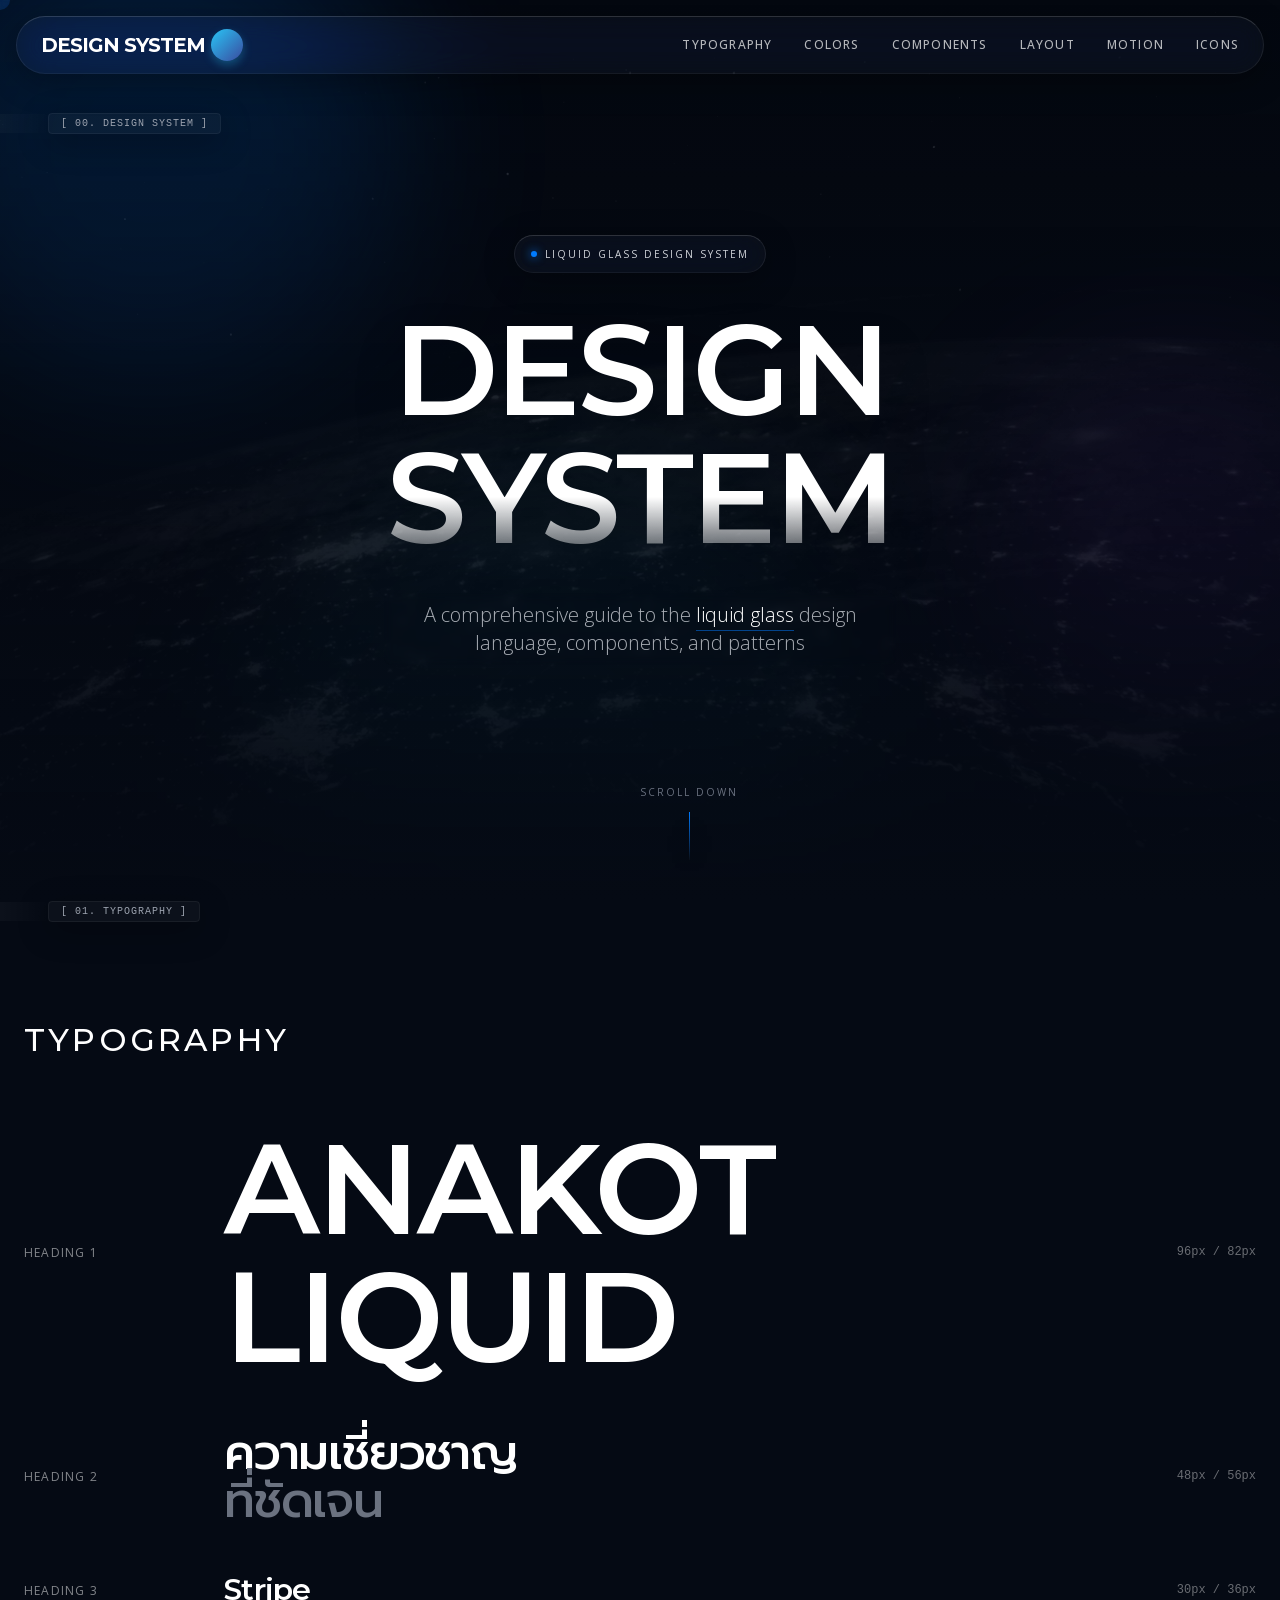
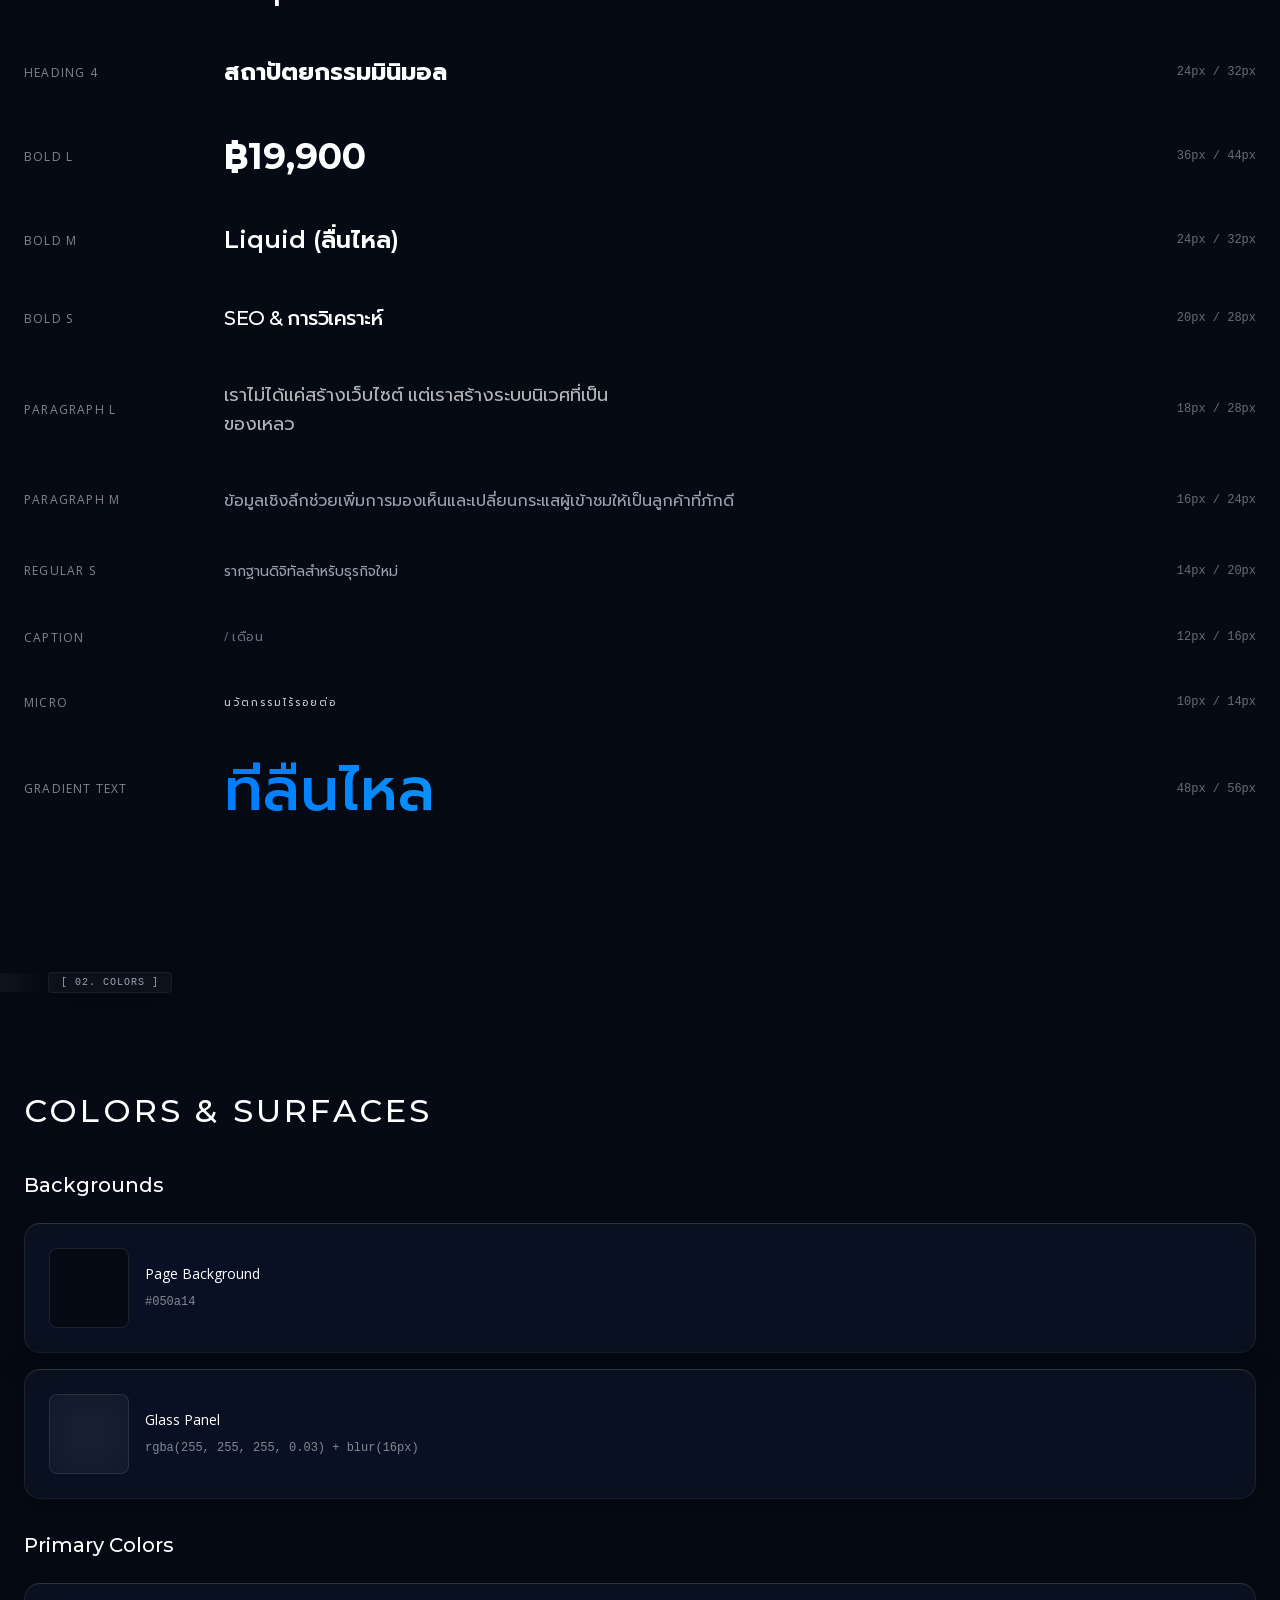
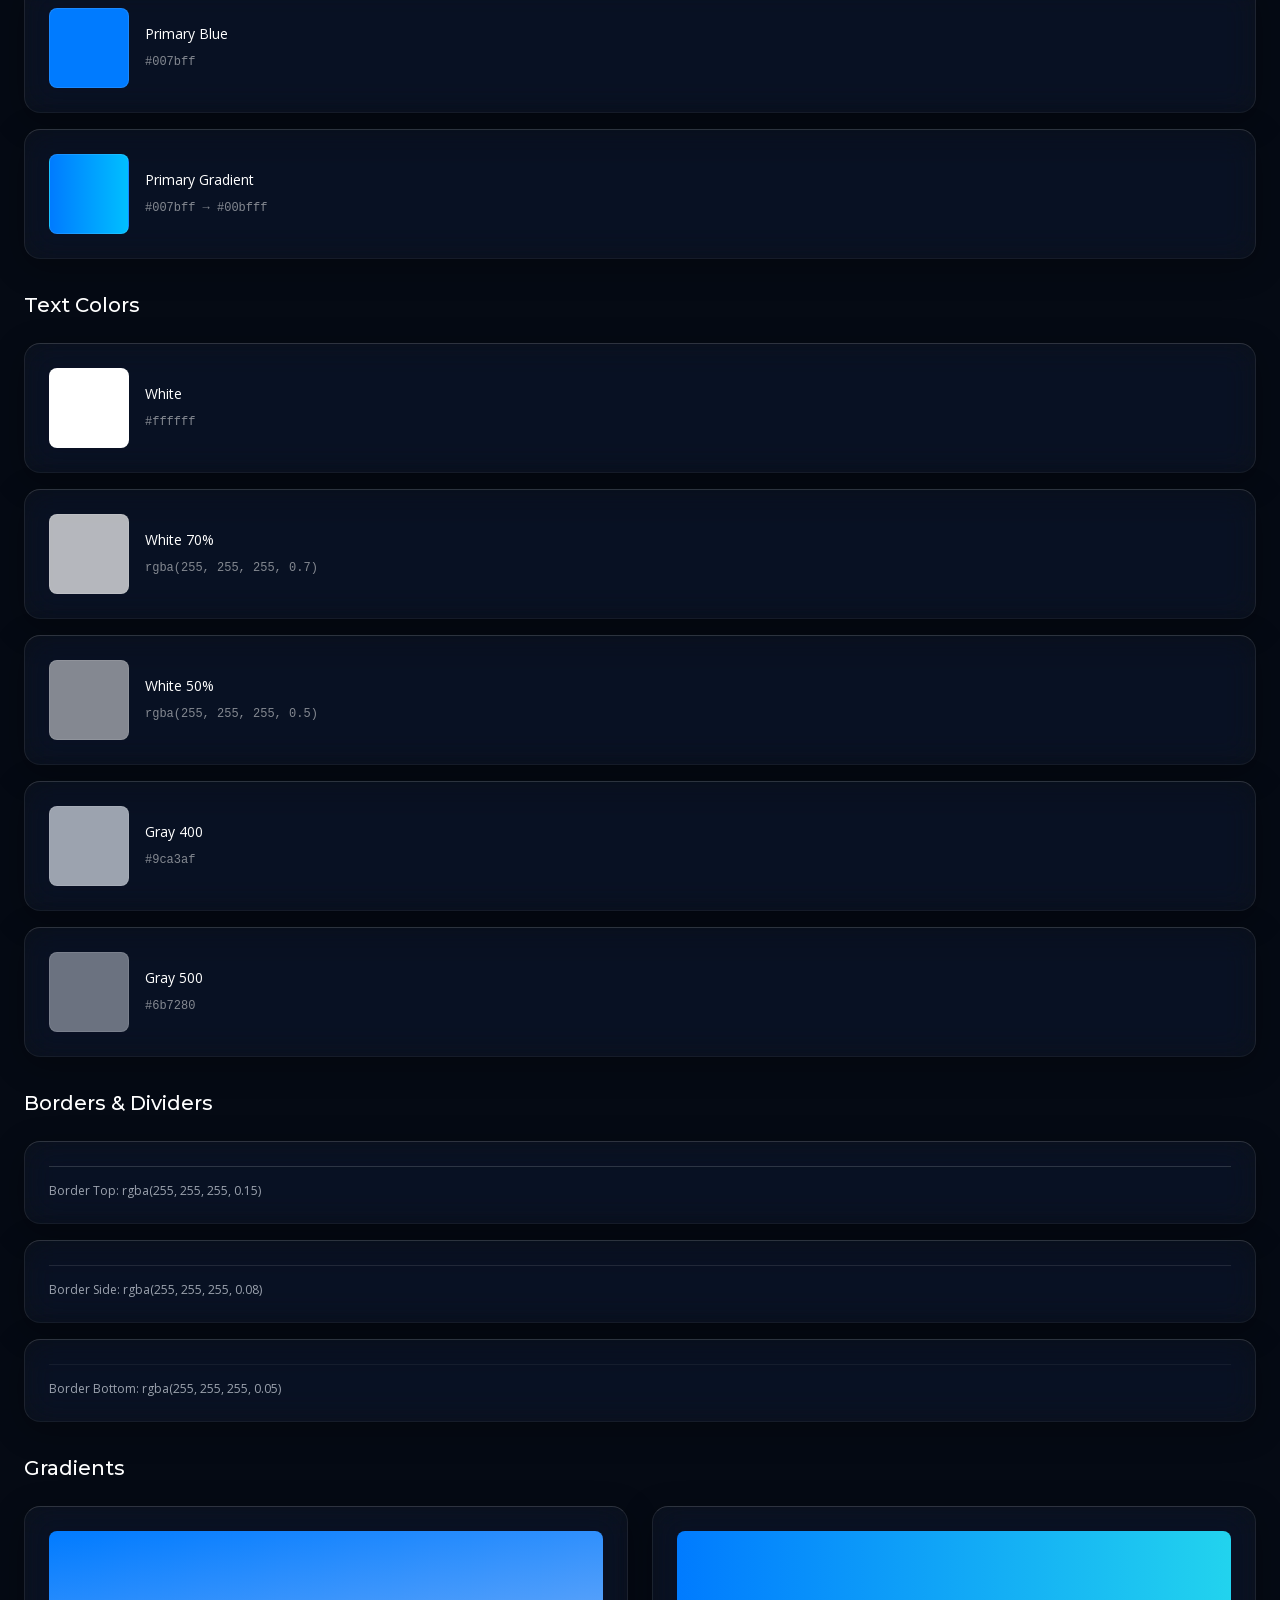
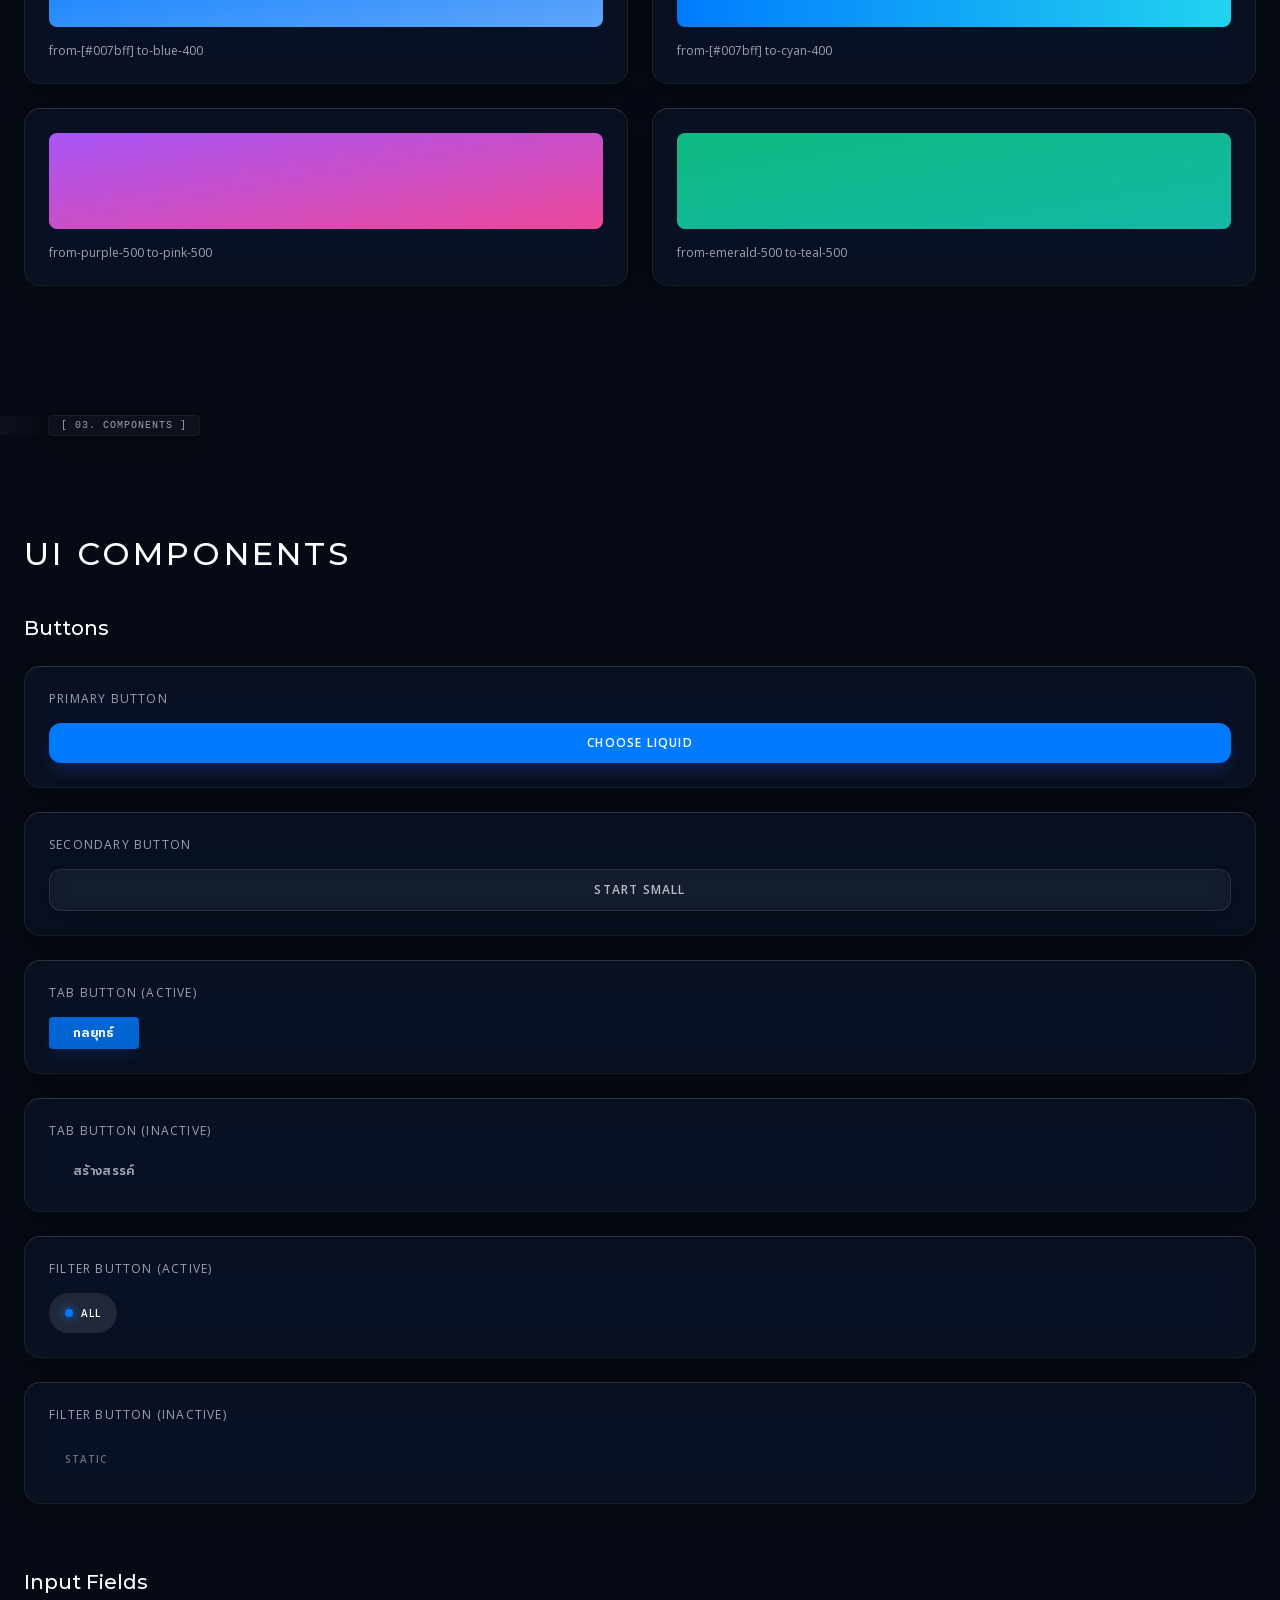
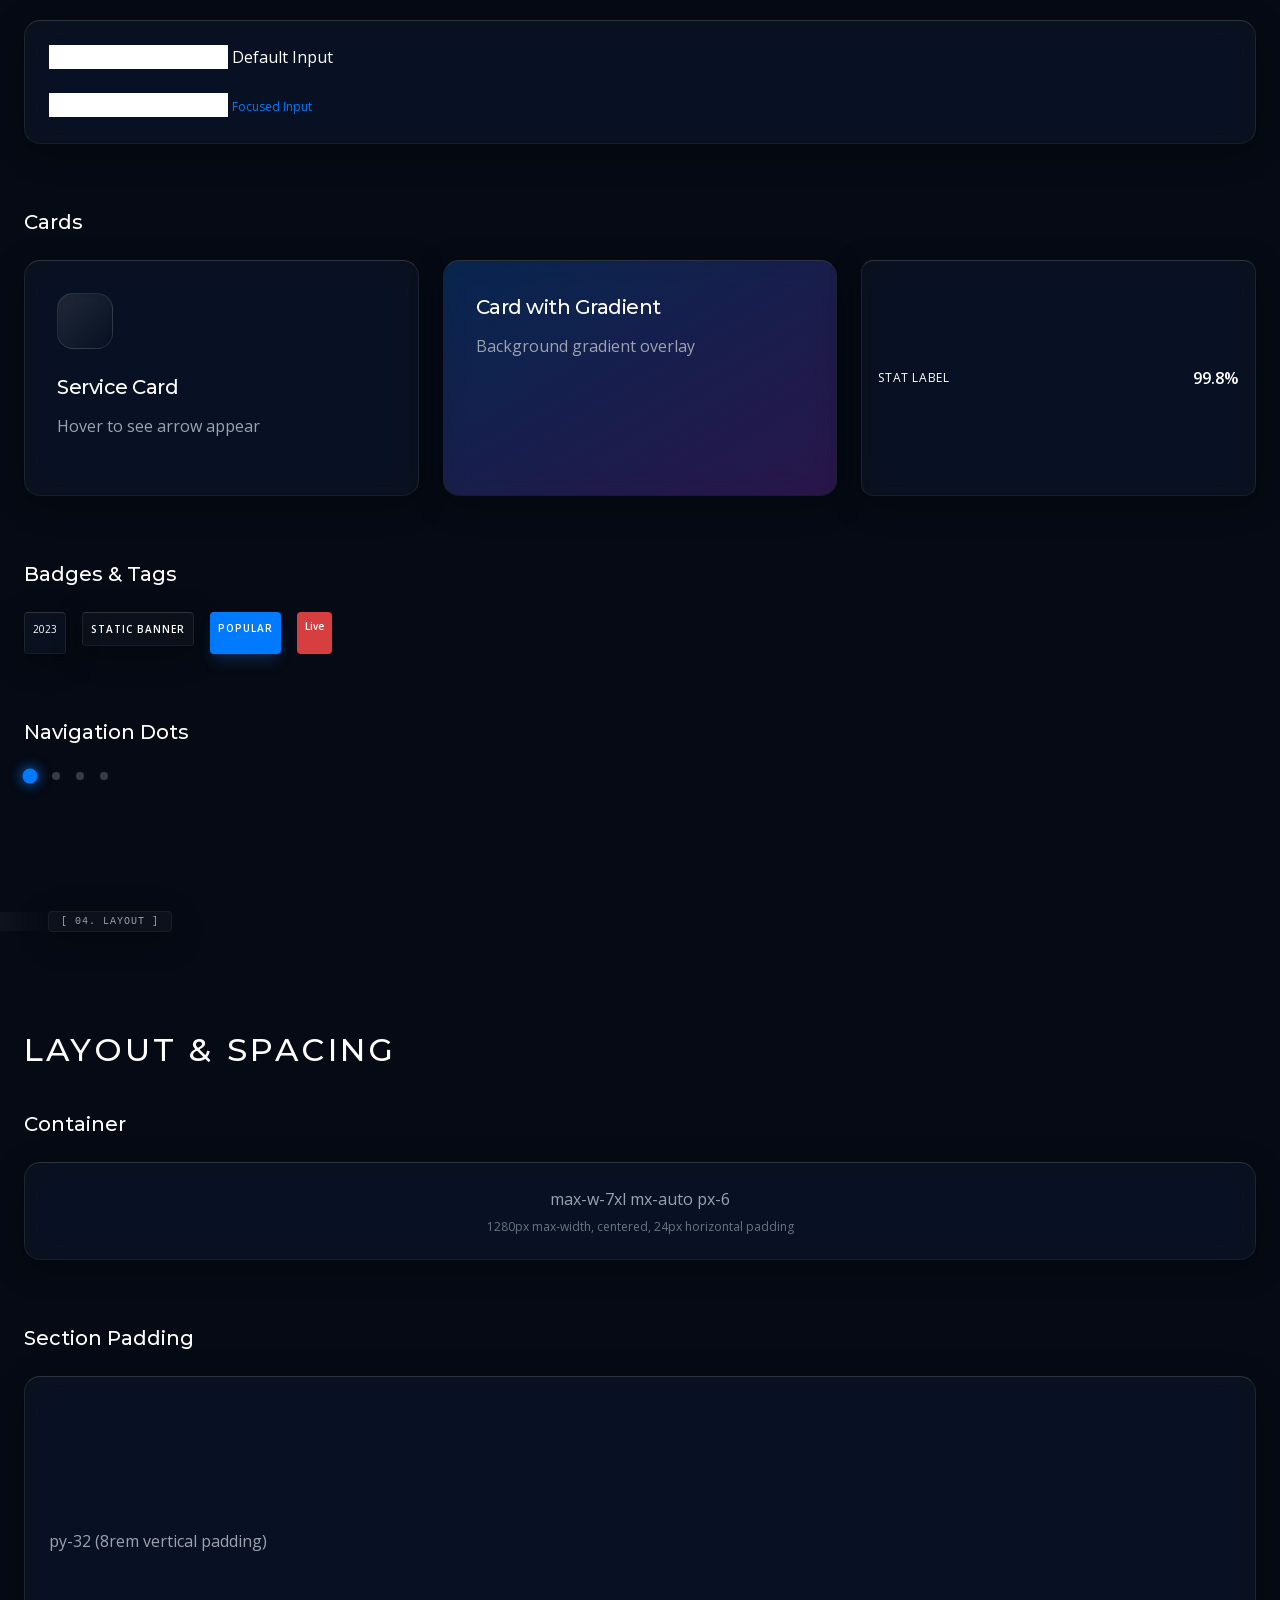
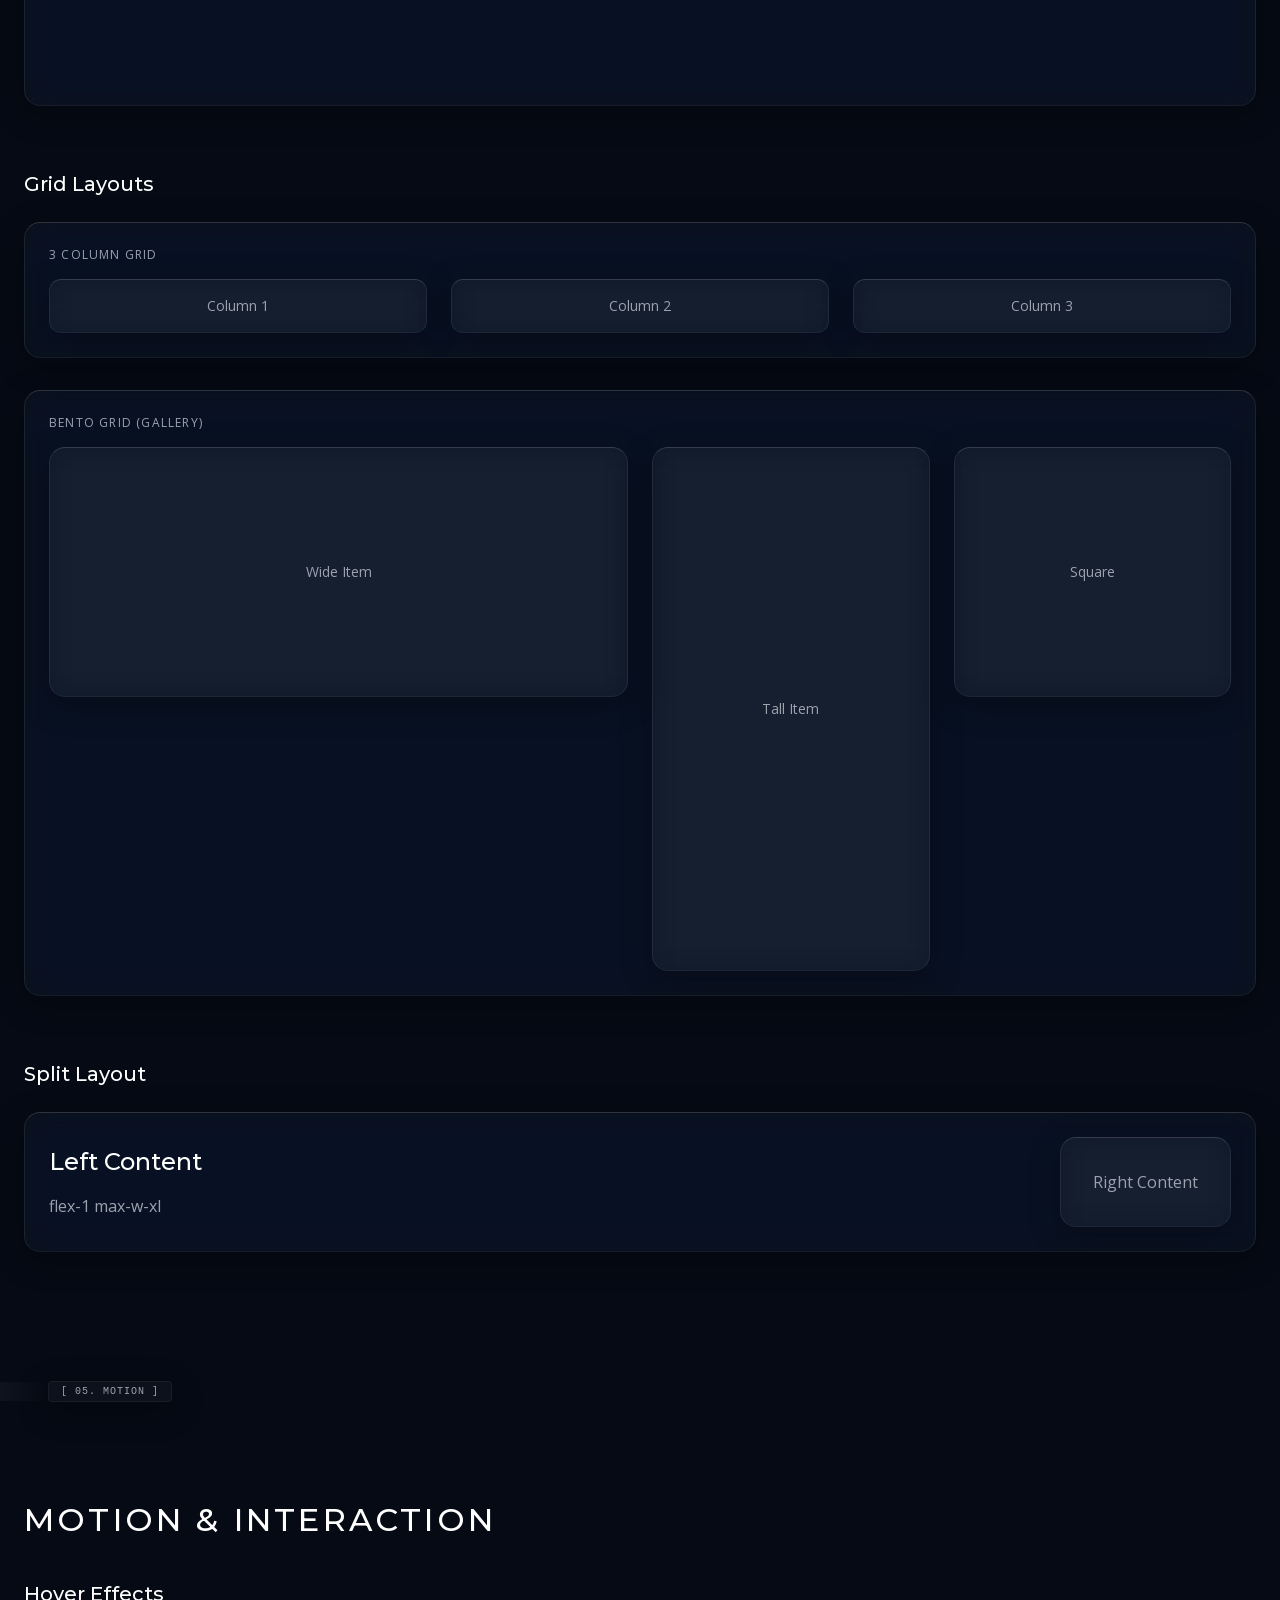
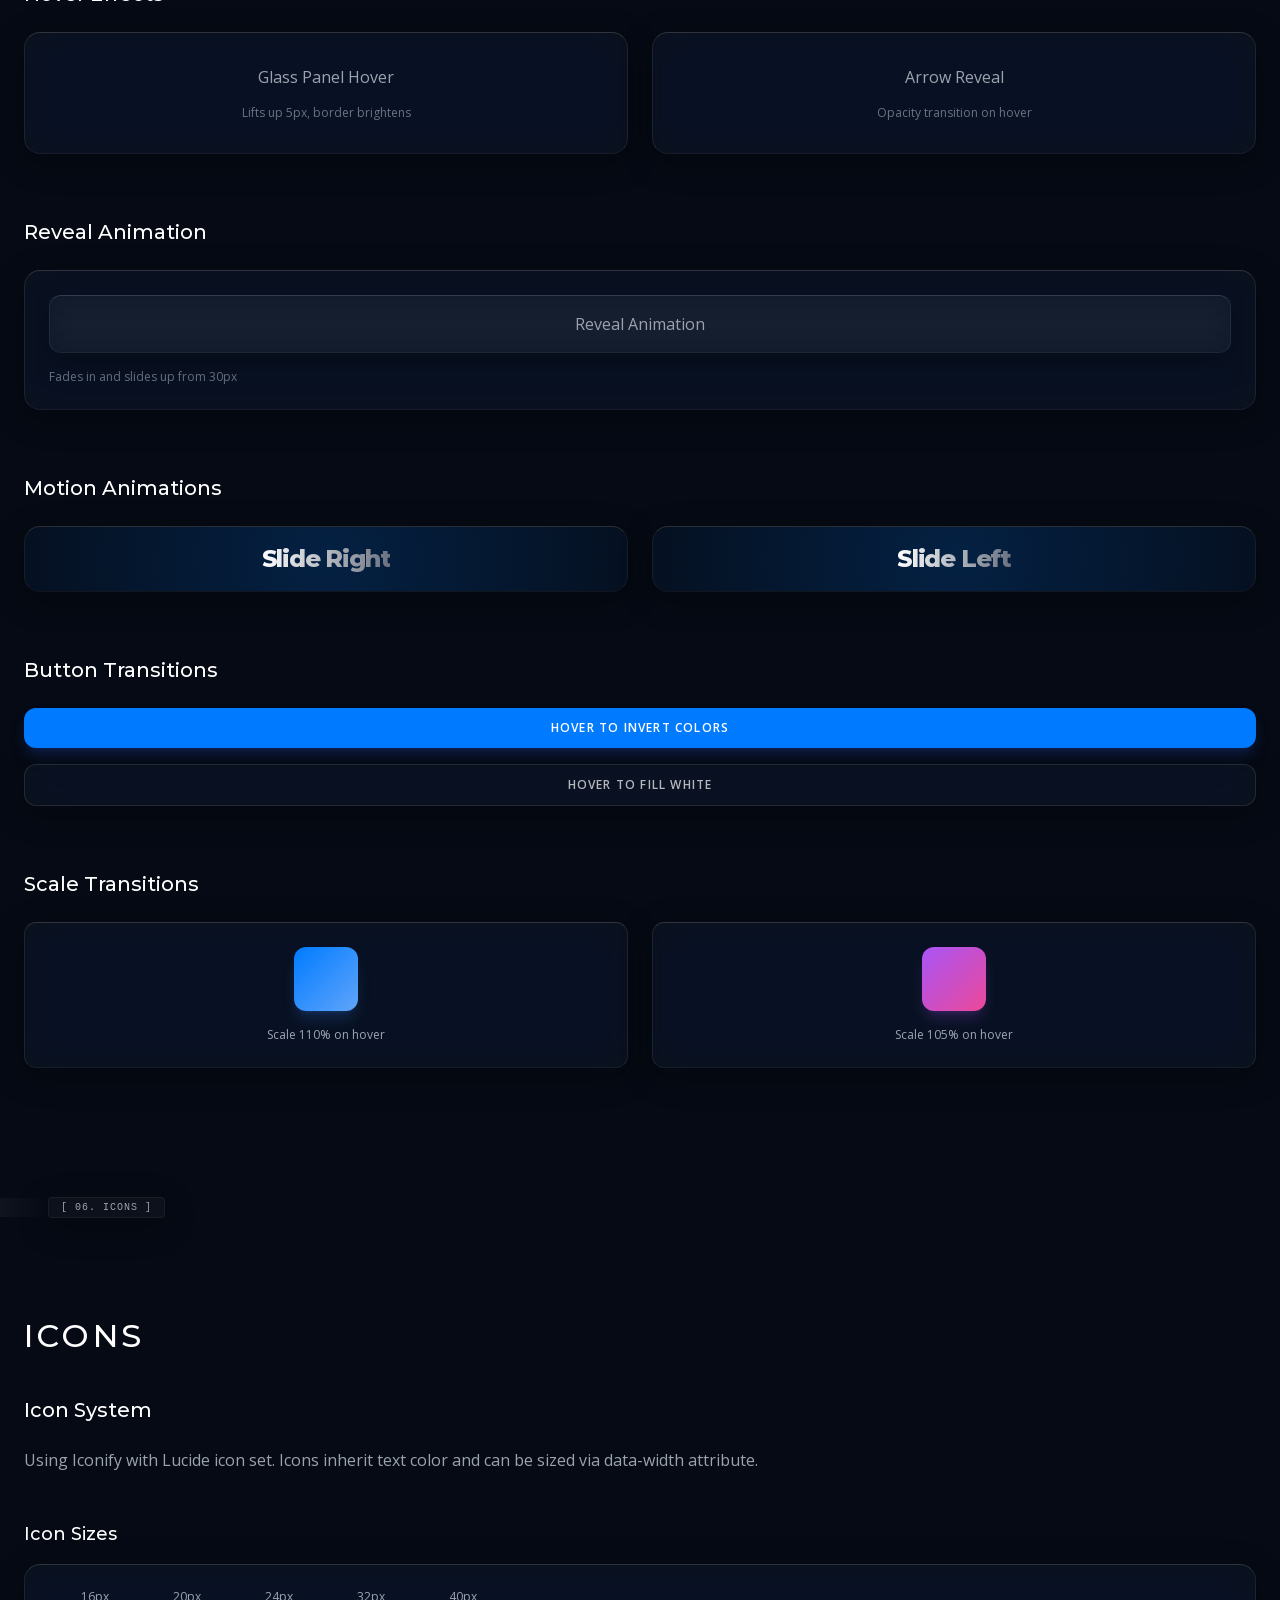
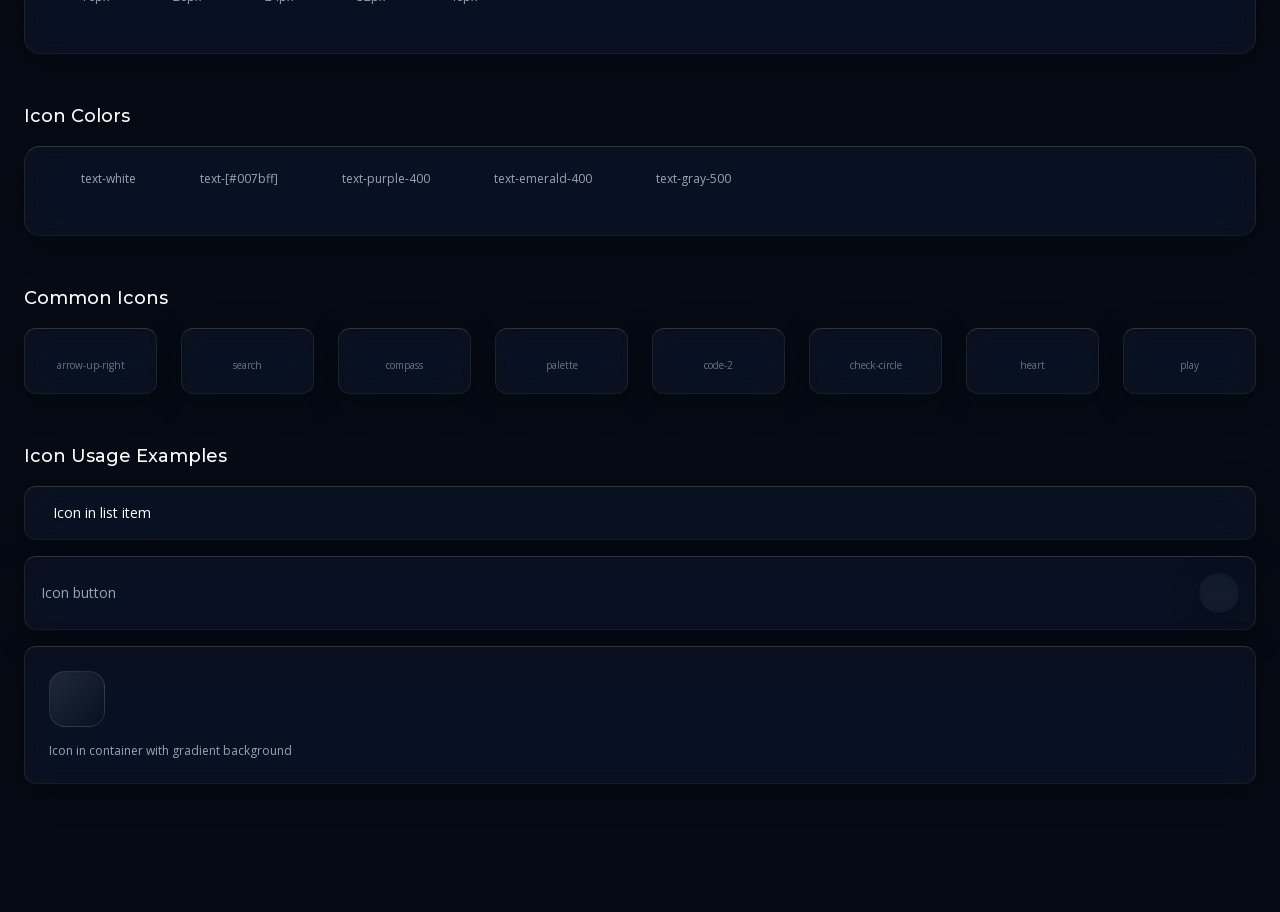
<file: reference/glass-effect2/design-system.html>
<html class="scroll-smooth" lang="en"><head><meta charset="utf-8"/>
<meta content="width=device-width, initial-scale=1.0" name="viewport"/>
<title>Design System | Liquid Glass</title>
<script src="assets/iconify_654a1ef798a3.js"></script>
<link href="https://fonts.googleapis.com" rel="preconnect"/>
<link crossorigin="" href="https://fonts.gstatic.com" rel="preconnect"/>
<link href="assets/css2_ac990486f183.css" rel="stylesheet"/>
<script src="assets/resource_3fa48481346f.js"></script>
<style>
:root {
--cursor-size: 20px;
--cursor-hover-size: 80px;
}
body {
font-family: 'Open Sans', 'Prompt', sans-serif;
cursor: none;
overflow-x: hidden;
background-color: #050a14;
}
h1, h2, h3, h4, h5, h6, .font-heading {
font-family: 'Montserrat', 'Prompt', sans-serif;
}
/* Custom Scrollbar */
::-webkit-scrollbar { width: 6px; }
::-webkit-scrollbar-track { background: #050a14; }
::-webkit-scrollbar-thumb { background: rgba(255,255,255,0.2); border-radius: 3px; }
::-webkit-scrollbar-thumb:hover { background: #007bff; }
/* Liquid Glass Card Style */
.glass-panel {
background: rgba(255, 255, 255, 0.03);
backdrop-filter: blur(16px) saturate(180%);
-webkit-backdrop-filter: blur(16px) saturate(180%);
border-top: 1px solid rgba(255, 255, 255, 0.15);
border-left: 1px solid rgba(255, 255, 255, 0.08);
border-right: 1px solid rgba(255, 255, 255, 0.08);
border-bottom: 1px solid rgba(255, 255, 255, 0.05);
box-shadow: 0 8px 32px 0 rgba(0, 0, 0, 0.3);
position: relative;
overflow: hidden;
transition: all 0.5s cubic-bezier(0.4, 0, 0.2, 1);
}
.glass-panel::before {
content: '';
position: absolute;
top: 0; left: -100%; width: 100%; height: 100%;
background: linear-gradient(90deg, transparent, rgba(255,255,255,0.05), transparent);
transition: 0.5s;
pointer-events: none;
z-index: 20;
}
.glass-panel:hover {
background: rgba(255, 255, 255, 0.06);
border-color: rgba(255, 255, 255, 0.3);
transform: translateY(-5px);
box-shadow: 0 15px 40px rgba(0, 123, 255, 0.1);
}
.glass-panel:hover::before {
left: 100%;
transition: 0.7s ease-in-out;
}
/* Ambient Liquid Blobs */
.liquid-blob {
position: absolute;
border-radius: 50%;
filter: blur(80px);
opacity: 0.6;
z-index: -1;
animation: float 10s infinite alternate cubic-bezier(0.4, 0, 0.2, 1);
}
@keyframes float {
0% { transform: translate(0, 0) scale(1); }
100% { transform: translate(30px, 50px) scale(1.1); }
}
/* Custom Cursor */
#cursor {
position: fixed; top: 0; left: 0;
width: var(--cursor-size); height: var(--cursor-size);
background-color: white; border-radius: 50%;
pointer-events: none; z-index: 9999;
transform: translate(-50%, -50%);
transition: width 0.3s, height 0.3s, background-color 0.3s;
mix-blend-mode: overlay;
backdrop-filter: blur(2px);
}
#cursor.hovered {
width: var(--cursor-hover-size); height: var(--cursor-hover-size);
opacity: 0.5; background-color: rgba(0, 123, 255, 0.5); mix-blend-mode: normal;
border: 1px solid rgba(255,255,255,0.5);
}
/* Animation Utilities */
.will-change-transform { will-change: transform; }
.split-line { overflow: hidden; display: block; }
.split-line span {
display: block;
transform: translateY(100%);
transition: transform 1.2s cubic-bezier(0.23, 1, 0.32, 1);
}
.hero-revealed .split-line span { transform: translateY(0); }
.reveal { opacity: 0; transform: translateY(30px); transition: all 0.8s cubic-bezier(0.5, 0, 0, 1); }
.reveal.active { opacity: 1; transform: translateY(0); }
/* Custom Motion Animations */
@keyframes slide-right { 0% { transform: translateX(-20%); } 100% { transform: translateX(0%); } }
@keyframes slide-left { 0% { transform: translateX(0%); } 100% { transform: translateX(-20%); } }
.motion-banner-anim { animation: slide-right 4s ease-in-out infinite alternate; }
.motion-banner-anim-rev { animation: slide-left 5s ease-in-out infinite alternate; }
/* Noise */
.noise-overlay {
position: fixed; top: 0; left: 0; width: 100%; height: 100%;
pointer-events: none; z-index: 50; opacity: 0.04;
background: url("filter_3E_3Crect_width__100_25_ef7da59166f5.html")'/%3E%3C/svg%3E");
mix-blend-mode: overlay;
}
/* Design System Specific Styles */
.ds-section { padding: 8rem 0; position: relative; }
.ds-section-title {
font-family: 'Montserrat', 'Prompt', sans-serif;
font-size: 2rem;
font-weight: 500;
color: white;
margin-bottom: 3rem;
text-transform: uppercase;
letter-spacing: 0.1em;
}
.ds-spec-table {
width: 100%;
border-collapse: separate;
border-spacing: 0;
}
.ds-spec-row {
border-bottom: 1px solid rgba(255, 255, 255, 0.1);
}
.ds-spec-row td {
padding: 1.5rem 0;
vertical-align: middle;
}
.ds-spec-label {
font-size: 0.75rem;
text-transform: uppercase;
letter-spacing: 0.1em;
color: rgba(255, 255, 255, 0.5);
width: 200px;
padding-right: 2rem;
}
.ds-spec-preview {
flex: 1;
}
.ds-spec-meta {
font-size: 0.75rem;
color: rgba(255, 255, 255, 0.4);
text-align: right;
font-family: monospace;
width: 150px;
padding-left: 2rem;
}
.color-swatch {
width: 80px;
height: 80px;
border-radius: 8px;
border: 1px solid rgba(255, 255, 255, 0.1);
margin-right: 1rem;
flex-shrink: 0;
}
.color-info {
flex: 1;
}
.color-name {
font-size: 0.875rem;
color: white;
margin-bottom: 0.25rem;
}
.color-value {
font-size: 0.75rem;
color: rgba(255, 255, 255, 0.5);
font-family: monospace;
}
</style><style data-scroll-fix="true">
        html, body {
            overflow: auto !important;
            overflow-x: hidden !important;
            height: auto !important;
            min-height: 100% !important;
            scroll-behavior: auto !important;
            opacity: 1 !important;
            visibility: visible !important;
        }
        body, .wrapper, main, #__next, #app, .page, .content {
            opacity: 1 !important;
            visibility: visible !important;
            transform: none !important;
        }
        .loader, .preloader, .loading, [class*="loader"], [class*="preloader"] {
            display: none !important;
            opacity: 0 !important;
        }
        .word-inner, .char, .line, [data-aos], [data-scroll],
        .hero-text span, .hero-fade, [class*="hero"] span {
            opacity: 1 !important;
            transform: none !important;
            visibility: visible !important;
        }
        .translate-y-full, .translate-x-full, .-translate-y-full, .-translate-x-full,
        .translate-y-1\/2, .-translate-y-1\/2, .translate-y-\[100\%\], .translate-y-\[110\%\] {
            transform: none !important;
        }
        .opacity-0, [class*="opacity-0"] {
            opacity: 1 !important;
        }
        .scale-0, .scale-50, .scale-75 {
            transform: none !important;
        }
        html.lenis, html.lenis-smooth, 
        body.lenis, body.lenis-smooth,
        .lenis-wrapper, .lenis-content,
        [data-lenis-prevent], [data-scroll-container] {
            overflow: visible !important;
            height: auto !important;
        }
        body.flex.items-center,
        body.flex.justify-center {
            align-items: flex-start !important;
            min-height: 100vh;
            height: auto !important;
        }
        main, #__next, #__nuxt, #app, .main-content {
            overflow: visible !important;
            height: auto !important;
        }
        </style></head>
<body class="text-white selection:bg-[#007bff]/50 selection:text-white text-base">
<div id="cursor"></div>
<div class="noise-overlay"></div>
<!-- Liquid Background Layer -->
<div class="fixed inset-0 overflow-hidden pointer-events-none z-[-1]">
<div class="liquid-blob bg-[#007bff]" style="width: 500px; height: 500px; top: -100px; left: -100px; opacity: 0.2; animation-duration: 15s;"></div>
<div class="liquid-blob bg-purple-600" style="width: 400px; height: 400px; top: 40%; right: -100px; opacity: 0.15; animation-duration: 20s; animation-delay: -5s;"></div>
<div class="liquid-blob bg-cyan-600" style="width: 600px; height: 600px; bottom: -150px; left: 20%; opacity: 0.15; animation-duration: 25s; animation-delay: -10s;"></div>
</div>
<!-- Navigation -->
<nav class="fixed w-full z-[60] top-0 transition-all duration-300 py-4">
<div class="max-w-7xl mx-auto px-4">
<div class="glass-panel rounded-full px-6 py-3 flex items-center justify-between">
<a class="cursor-hover group flex items-center gap-1.5" href="#hero">
<span class="font-heading font-bold text-xl tracking-tighter text-white">DESIGN SYSTEM</span>
<div class="w-8 h-8 rounded-full bg-gradient-to-br from-[#29C5F6] to-[#3a4b9f] flex items-center justify-center shadow-[0_4px_10px_rgba(41,197,246,0.3)] group-hover:scale-105 transition-transform duration-300">
<span class="iconify text-white" data-icon="lucide:plus" data-stroke-width="4" data-width="20"></span>
</div>
</a>
<div class="hidden md:flex items-center gap-8">
<a class="cursor-hover text-xs font-medium uppercase tracking-widest text-white/70 hover:text-white transition-colors" href="#typography">Typography</a>
<a class="cursor-hover text-xs font-medium uppercase tracking-widest text-white/70 hover:text-white transition-colors" href="#colors">Colors</a>
<a class="cursor-hover text-xs font-medium uppercase tracking-widest text-white/70 hover:text-white transition-colors" href="#components">Components</a>
<a class="cursor-hover text-xs font-medium uppercase tracking-widest text-white/70 hover:text-white transition-colors" href="#layout">Layout</a>
<a class="cursor-hover text-xs font-medium uppercase tracking-widest text-white/70 hover:text-white transition-colors" href="#motion">Motion</a>
<a class="cursor-hover text-xs font-medium uppercase tracking-widest text-white/70 hover:text-white transition-colors" href="#icons">Icons</a>
</div>
</div>
</div>
</nav>
<!-- HERO SECTION (Exact Clone) -->
<header class="relative h-screen w-full flex items-center justify-center overflow-hidden" id="hero">
<div class="absolute top-28 left-6 md:left-12 z-20 hidden md:block">
<span class="glass-panel px-3 py-1 rounded text-[10px] font-mono uppercase tracking-widest text-gray-400 border border-white/5">[ 00. DESIGN SYSTEM ]</span>
</div>
<!-- Parallax BG Wrapper -->
<div class="absolute inset-0 z-0 overflow-hidden">
<img alt="Background" class="parallax-element w-full h-[120%] object-cover opacity-20 grayscale contrast-125 will-change-transform mix-blend-overlay" data-parallax-speed="0.5" src="assets/photo-1451187580459-43490279c0_db6c9a5bcb5e.avif"/>
<div class="absolute inset-0 bg-gradient-to-t from-[#050a14] via-[#050a14]/50 to-transparent"></div>
</div>
<div class="relative z-10 text-center px-6 w-full max-w-7xl mx-auto flex flex-col items-center">
<div class="reveal mb-8 opacity-0">
<div class="glass-panel inline-flex items-center gap-2 px-4 py-1.5 rounded-full">
<span class="w-1.5 h-1.5 rounded-full bg-[#007bff] animate-pulse shadow-[0_0_10px_#007bff]"></span>
<span class="text-[10px] uppercase tracking-[0.2em] text-gray-300">Liquid Glass Design System</span>
</div>
</div>
<h1 class="font-heading text-6xl md:text-8xl lg:text-9xl font-semibold leading-[0.85] tracking-tight text-white drop-shadow-2xl">
<span class="split-line"><span class="block">DESIGN</span></span>
<span class="split-line"><span class="block text-transparent bg-clip-text bg-gradient-to-b from-white via-white to-white/20" style="transition-delay: 100ms">SYSTEM</span></span>
</h1>
<p class="mt-8 text-lg md:text-xl text-gray-300/80 font-light max-w-lg mx-auto leading-relaxed reveal opacity-0 delay-200 backdrop-blur-sm rounded-lg p-2">
                A comprehensive guide to the <span class="text-white border-b border-[#007bff]/50 pb-0.5 cursor-hover hover:border-[#007bff] hover:text-[#007bff] transition-colors hover:shadow-[0_0_15px_rgba(0,123,255,0.4)]">liquid glass</span> design language, components, and patterns
            </p>
</div>
<div class="absolute bottom-10 left-1/2 -translate-x-1/2 flex flex-col items-center gap-2 z-20 reveal opacity-0 delay-500">
<span class="text-[10px] uppercase tracking-[0.2em] text-gray-500">Scroll Down</span>
<div class="glass-panel w-[1px] h-12 !bg-gradient-to-b from-[#007bff] to-transparent/10 !border-0"></div>
</div>
</header>
<!-- TYPOGRAPHY SECTION -->
<section class="ds-section relative z-10" id="typography">
<div class="absolute top-0 left-6 md:left-12 z-20 hidden md:block -translate-y-1/2">
<span class="glass-panel px-3 py-1 rounded text-[10px] font-mono uppercase tracking-widest text-gray-400 border border-white/5">[ 01. TYPOGRAPHY ]</span>
</div>
<div class="max-w-7xl mx-auto px-6">
<h2 class="ds-section-title reveal">Typography</h2>
<table class="ds-spec-table">
<tbody>
<tr class="ds-spec-row">
<td class="ds-spec-label">Heading 1</td>
<td class="ds-spec-preview">
<h1 class="font-heading text-6xl md:text-8xl lg:text-9xl font-semibold leading-[0.85] tracking-tight text-white">ANAKOT LIQUID</h1>
</td>
<td class="ds-spec-meta">96px / 82px</td>
</tr>
<tr class="ds-spec-row">
<td class="ds-spec-label">Heading 2</td>
<td class="ds-spec-preview">
<h2 class="font-heading text-4xl md:text-5xl font-medium tracking-tight text-white">ความเชี่ยวชาญ<br/><span class="text-gray-500">ที่ชัดเจน</span></h2>
</td>
<td class="ds-spec-meta">48px / 56px</td>
</tr>
<tr class="ds-spec-row">
<td class="ds-spec-label">Heading 3</td>
<td class="ds-spec-preview">
<h3 class="font-heading text-3xl font-semibold tracking-tight text-white">Stripe</h3>
</td>
<td class="ds-spec-meta">30px / 36px</td>
</tr>
<tr class="ds-spec-row">
<td class="ds-spec-label">Heading 4</td>
<td class="ds-spec-preview">
<h4 class="font-heading text-2xl font-bold text-white">สถาปัตยกรรมมินิมอล</h4>
</td>
<td class="ds-spec-meta">24px / 32px</td>
</tr>
<tr class="ds-spec-row">
<td class="ds-spec-label">Bold L</td>
<td class="ds-spec-preview">
<span class="font-heading text-4xl font-bold text-white">฿19,900</span>
</td>
<td class="ds-spec-meta">36px / 44px</td>
</tr>
<tr class="ds-spec-row">
<td class="ds-spec-label">Bold M</td>
<td class="ds-spec-preview">
<span class="font-heading text-2xl font-semibold text-white">Liquid (ลื่นไหล)</span>
</td>
<td class="ds-spec-meta">24px / 32px</td>
</tr>
<tr class="ds-spec-row">
<td class="ds-spec-label">Bold S</td>
<td class="ds-spec-preview">
<span class="font-heading text-xl font-medium text-white tracking-tight">SEO &amp; การวิเคราะห์</span>
</td>
<td class="ds-spec-meta">20px / 28px</td>
</tr>
<tr class="ds-spec-row">
<td class="ds-spec-label">Paragraph L</td>
<td class="ds-spec-preview">
<p class="text-lg text-white/70 leading-relaxed max-w-md">เราไม่ได้แค่สร้างเว็บไซต์ แต่เราสร้างระบบนิเวศที่เป็นของเหลว</p>
</td>
<td class="ds-spec-meta">18px / 28px</td>
</tr>
<tr class="ds-spec-row">
<td class="ds-spec-label">Paragraph M</td>
<td class="ds-spec-preview">
<p class="text-base text-gray-400 leading-relaxed">ข้อมูลเชิงลึกช่วยเพิ่มการมองเห็นและเปลี่ยนกระแสผู้เข้าชมให้เป็นลูกค้าที่ภักดี</p>
</td>
<td class="ds-spec-meta">16px / 24px</td>
</tr>
<tr class="ds-spec-row">
<td class="ds-spec-label">Regular S</td>
<td class="ds-spec-preview">
<span class="text-sm text-gray-400">รากฐานดิจิทัลสำหรับธุรกิจใหม่</span>
</td>
<td class="ds-spec-meta">14px / 20px</td>
</tr>
<tr class="ds-spec-row">
<td class="ds-spec-label">Caption</td>
<td class="ds-spec-preview">
<span class="text-xs text-gray-500 uppercase tracking-wider">/ เดือน</span>
</td>
<td class="ds-spec-meta">12px / 16px</td>
</tr>
<tr class="ds-spec-row">
<td class="ds-spec-label">Micro</td>
<td class="ds-spec-preview">
<span class="text-[10px] uppercase tracking-[0.2em] text-gray-300">นวัตกรรมไร้รอยต่อ</span>
</td>
<td class="ds-spec-meta">10px / 14px</td>
</tr>
<tr class="ds-spec-row">
<td class="ds-spec-label">Gradient Text</td>
<td class="ds-spec-preview">
<span class="block bg-clip-text text-transparent bg-gradient-to-r from-[#007bff] to-cyan-400 font-heading text-4xl lg:text-6xl font-medium">ที่ลื่นไหล</span>
</td>
<td class="ds-spec-meta">48px / 56px</td>
</tr>
</tbody>
</table>
</div>
</section>
<!-- COLORS & SURFACES SECTION -->
<section class="ds-section relative z-10" id="colors">
<div class="absolute top-0 left-6 md:left-12 z-20 hidden md:block -translate-y-1/2">
<span class="glass-panel px-3 py-1 rounded text-[10px] font-mono uppercase tracking-widest text-gray-400 border border-white/5">[ 02. COLORS ]</span>
</div>
<div class="max-w-7xl mx-auto px-6">
<h2 class="ds-section-title reveal">Colors &amp; Surfaces</h2>
<div class="space-y-8">
<div class="reveal">
<h3 class="font-heading text-xl font-medium mb-6 text-white">Backgrounds</h3>
<div class="space-y-4">
<div class="glass-panel p-6 rounded-2xl flex items-center">
<div class="color-swatch" style="background-color: #050a14;"></div>
<div class="color-info">
<div class="color-name">Page Background</div>
<div class="color-value">#050a14</div>
</div>
</div>
<div class="glass-panel p-6 rounded-2xl flex items-center">
<div class="color-swatch" style="background: rgba(255, 255, 255, 0.03); backdrop-filter: blur(16px) saturate(180%);"></div>
<div class="color-info">
<div class="color-name">Glass Panel</div>
<div class="color-value">rgba(255, 255, 255, 0.03) + blur(16px)</div>
</div>
</div>
</div>
</div>
<div class="reveal">
<h3 class="font-heading text-xl font-medium mb-6 text-white">Primary Colors</h3>
<div class="space-y-4">
<div class="glass-panel p-6 rounded-2xl flex items-center">
<div class="color-swatch" style="background-color: #007bff;"></div>
<div class="color-info">
<div class="color-name">Primary Blue</div>
<div class="color-value">#007bff</div>
</div>
</div>
<div class="glass-panel p-6 rounded-2xl flex items-center">
<div class="color-swatch" style="background: linear-gradient(to right, #007bff, #00bfff);"></div>
<div class="color-info">
<div class="color-name">Primary Gradient</div>
<div class="color-value">#007bff → #00bfff</div>
</div>
</div>
</div>
</div>
<div class="reveal">
<h3 class="font-heading text-xl font-medium mb-6 text-white">Text Colors</h3>
<div class="space-y-4">
<div class="glass-panel p-6 rounded-2xl flex items-center">
<div class="color-swatch" style="background-color: white;"></div>
<div class="color-info">
<div class="color-name">White</div>
<div class="color-value">#ffffff</div>
</div>
</div>
<div class="glass-panel p-6 rounded-2xl flex items-center">
<div class="color-swatch" style="background-color: rgba(255, 255, 255, 0.7);"></div>
<div class="color-info">
<div class="color-name">White 70%</div>
<div class="color-value">rgba(255, 255, 255, 0.7)</div>
</div>
</div>
<div class="glass-panel p-6 rounded-2xl flex items-center">
<div class="color-swatch" style="background-color: rgba(255, 255, 255, 0.5);"></div>
<div class="color-info">
<div class="color-name">White 50%</div>
<div class="color-value">rgba(255, 255, 255, 0.5)</div>
</div>
</div>
<div class="glass-panel p-6 rounded-2xl flex items-center">
<div class="color-swatch" style="background-color: rgba(156, 163, 175, 1);"></div>
<div class="color-info">
<div class="color-name">Gray 400</div>
<div class="color-value">#9ca3af</div>
</div>
</div>
<div class="glass-panel p-6 rounded-2xl flex items-center">
<div class="color-swatch" style="background-color: rgba(107, 114, 128, 1);"></div>
<div class="color-info">
<div class="color-name">Gray 500</div>
<div class="color-value">#6b7280</div>
</div>
</div>
</div>
</div>
<div class="reveal">
<h3 class="font-heading text-xl font-medium mb-6 text-white">Borders &amp; Dividers</h3>
<div class="space-y-4">
<div class="glass-panel p-6 rounded-2xl">
<div class="h-px bg-white/15 mb-4"></div>
<div class="text-xs text-gray-400">Border Top: rgba(255, 255, 255, 0.15)</div>
</div>
<div class="glass-panel p-6 rounded-2xl">
<div class="h-px bg-white/10 mb-4"></div>
<div class="text-xs text-gray-400">Border Side: rgba(255, 255, 255, 0.08)</div>
</div>
<div class="glass-panel p-6 rounded-2xl">
<div class="h-px bg-white/5 mb-4"></div>
<div class="text-xs text-gray-400">Border Bottom: rgba(255, 255, 255, 0.05)</div>
</div>
</div>
</div>
<div class="reveal">
<h3 class="font-heading text-xl font-medium mb-6 text-white">Gradients</h3>
<div class="grid grid-cols-1 md:grid-cols-2 gap-6">
<div class="glass-panel p-6 rounded-2xl">
<div class="h-24 rounded-lg bg-gradient-to-br from-[#007bff] to-blue-400 mb-4"></div>
<div class="text-xs text-gray-400">from-[#007bff] to-blue-400</div>
</div>
<div class="glass-panel p-6 rounded-2xl">
<div class="h-24 rounded-lg bg-gradient-to-r from-[#007bff] to-cyan-400 mb-4"></div>
<div class="text-xs text-gray-400">from-[#007bff] to-cyan-400</div>
</div>
<div class="glass-panel p-6 rounded-2xl">
<div class="h-24 rounded-lg bg-gradient-to-br from-purple-500 to-pink-500 mb-4"></div>
<div class="text-xs text-gray-400">from-purple-500 to-pink-500</div>
</div>
<div class="glass-panel p-6 rounded-2xl">
<div class="h-24 rounded-lg bg-gradient-to-br from-emerald-500 to-teal-500 mb-4"></div>
<div class="text-xs text-gray-400">from-emerald-500 to-teal-500</div>
</div>
</div>
</div>
</div>
</div>
</section>
<!-- UI COMPONENTS SECTION -->
<section class="ds-section relative z-10" id="components">
<div class="absolute top-0 left-6 md:left-12 z-20 hidden md:block -translate-y-1/2">
<span class="glass-panel px-3 py-1 rounded text-[10px] font-mono uppercase tracking-widest text-gray-400 border border-white/5">[ 03. COMPONENTS ]</span>
</div>
<div class="max-w-7xl mx-auto px-6">
<h2 class="ds-section-title reveal">UI Components</h2>
<div class="space-y-16">
<div class="reveal">
<h3 class="font-heading text-xl font-medium mb-6 text-white">Buttons</h3>
<div class="space-y-6">
<div class="glass-panel p-6 rounded-2xl">
<div class="mb-4 text-xs text-gray-400 uppercase tracking-widest">Primary Button</div>
<button class="cursor-hover w-full py-3 px-4 bg-[#007bff] rounded-xl text-white text-xs font-semibold uppercase tracking-widest hover:bg-white hover:text-[#007bff] transition-all duration-300 shadow-lg shadow-blue-900/40">
                            Choose Liquid
                        </button>
</div>
<div class="glass-panel p-6 rounded-2xl">
<div class="mb-4 text-xs text-gray-400 uppercase tracking-widest">Secondary Button</div>
<button class="cursor-hover w-full py-3 px-4 glass-panel border border-white/10 rounded-xl text-white/70 text-xs font-semibold uppercase tracking-widest hover:bg-white hover:text-black hover:border-white transition-all duration-300">
                            Start Small
                        </button>
</div>
<div class="glass-panel p-6 rounded-2xl">
<div class="mb-4 text-xs text-gray-400 uppercase tracking-widest">Tab Button (Active)</div>
<button class="tab-btn cursor-hover px-6 py-2 text-xs font-semibold uppercase tracking-wide rounded bg-[#007bff]/80 backdrop-blur-md text-white shadow-lg shadow-blue-900/20 transition-all duration-300">
กลยุทธ์
</button>
</div>
<div class="glass-panel p-6 rounded-2xl">
<div class="mb-4 text-xs text-gray-400 uppercase tracking-widest">Tab Button (Inactive)</div>
<button class="tab-btn cursor-hover px-6 py-2 text-xs font-semibold uppercase tracking-wide rounded text-gray-400 hover:text-white hover:bg-white/5 transition-all duration-300">
สร้างสรรค์
</button>
</div>
<div class="glass-panel p-6 rounded-2xl">
<div class="mb-4 text-xs text-gray-400 uppercase tracking-widest">Filter Button (Active)</div>
<button class="filter-btn cursor-pointer px-4 py-2 text-[10px] uppercase tracking-widest font-semibold text-white bg-white/10 rounded-full shadow-inner transition-all duration-300 flex items-center gap-2">
<span class="w-2 h-2 rounded-full bg-[#007bff] shadow-[0_0_10px_#007bff]"></span> All
</button>
</div>
<div class="glass-panel p-6 rounded-2xl">
<div class="mb-4 text-xs text-gray-400 uppercase tracking-widest">Filter Button (Inactive)</div>
<button class="filter-btn cursor-pointer px-4 py-2 text-[10px] uppercase tracking-widest font-semibold text-gray-500 hover:text-white transition-all duration-300 rounded-full">
Static
</button>
</div>
</div>
</div>
<div class="reveal">
<h3 class="font-heading text-xl font-medium mb-6 text-white">Input Fields</h3>
<div class="glass-panel p-6 rounded-2xl">
<div class="input-group mb-6">
<input type="text" placeholder=" " id="input-default"/>
<label for="input-default">Default Input</label>
</div>
<div class="input-group">
<input type="text" placeholder=" " id="input-focus" style="border-bottom-color: #007bff;"/>
<label for="input-focus" style="top: -12px; font-size: 0.75rem; color: #007bff;">Focused Input</label>
</div>
</div>
</div>
<div class="reveal">
<h3 class="font-heading text-xl font-medium mb-6 text-white">Cards</h3>
<div class="grid grid-cols-1 md:grid-cols-2 lg:grid-cols-3 gap-6">
<div class="glass-panel p-8 rounded-2xl cursor-hover group">
<div class="absolute top-0 right-0 p-8 opacity-20 group-hover:opacity-100 transition-opacity duration-500">
<span class="iconify text-white" data-icon="lucide:arrow-up-right" data-width="24"></span>
</div>
<div class="w-14 h-14 bg-gradient-to-br from-white/10 to-transparent border border-white/10 rounded-2xl flex items-center justify-center text-[#007bff] mb-6 shadow-inner">
<span class="iconify" data-icon="lucide:search" data-stroke-width="1.5" data-width="24"></span>
</div>
<h3 class="font-heading text-xl font-medium mb-3 text-white tracking-tight">Service Card</h3>
<p class="text-base text-gray-400 leading-relaxed mb-6">Hover to see arrow appear</p>
</div>
<div class="glass-panel p-8 rounded-2xl cursor-hover group relative overflow-hidden">
<div class="absolute inset-0 bg-gradient-to-br from-[#007bff]/20 to-purple-900/40 z-0"></div>
<div class="relative z-10">
<h3 class="font-heading text-xl font-medium mb-3 text-white tracking-tight">Card with Gradient</h3>
<p class="text-base text-gray-400 leading-relaxed">Background gradient overlay</p>
</div>
</div>
<div class="glass-panel p-4 rounded-xl flex items-center justify-between">
<span class="text-xs uppercase tracking-wider">Stat Label</span>
<span class="font-semibold text-white">99.8%</span>
</div>
</div>
</div>
<div class="reveal">
<h3 class="font-heading text-xl font-medium mb-6 text-white">Badges &amp; Tags</h3>
<div class="flex flex-wrap gap-4">
<span class="glass-panel px-2 py-1 rounded text-[10px] text-white">2023</span>
<span class="glass-panel px-2 py-1 rounded text-[10px] font-semibold uppercase tracking-widest text-white mb-2 backdrop-blur-md">Static Banner</span>
<span class="bg-[#007bff] text-white text-[10px] font-bold uppercase tracking-widest px-2 py-1 rounded shadow-lg shadow-blue-500/20">Popular</span>
<span class="bg-red-500/90 text-white text-[10px] font-bold px-2 py-0.5 rounded animate-pulse">Live</span>
</div>
</div>
<div class="reveal">
<h3 class="font-heading text-xl font-medium mb-6 text-white">Navigation Dots</h3>
<div class="flex space-x-4 items-center">
<button class="cursor-hover w-3 h-3 rounded-full bg-[#007bff] transition-all duration-300 scale-125 shadow-[0_0_10px_#007bff]"></button>
<button class="cursor-hover w-2 h-2 rounded-full bg-white/20 hover:bg-white/50 transition-all duration-300"></button>
<button class="cursor-hover w-2 h-2 rounded-full bg-white/20 hover:bg-white/50 transition-all duration-300"></button>
<button class="cursor-hover w-2 h-2 rounded-full bg-white/20 hover:bg-white/50 transition-all duration-300"></button>
</div>
</div>
</div>
</div>
</section>
<!-- LAYOUT & SPACING SECTION -->
<section class="ds-section relative z-10" id="layout">
<div class="absolute top-0 left-6 md:left-12 z-20 hidden md:block -translate-y-1/2">
<span class="glass-panel px-3 py-1 rounded text-[10px] font-mono uppercase tracking-widest text-gray-400 border border-white/5">[ 04. LAYOUT ]</span>
</div>
<div class="max-w-7xl mx-auto px-6">
<h2 class="ds-section-title reveal">Layout &amp; Spacing</h2>
<div class="space-y-16">
<div class="reveal">
<h3 class="font-heading text-xl font-medium mb-6 text-white">Container</h3>
<div class="glass-panel p-6 rounded-2xl">
<div class="max-w-7xl mx-auto px-6">
<div class="text-center">
<p class="text-gray-400">max-w-7xl mx-auto px-6</p>
<p class="text-xs text-gray-500 mt-2">1280px max-width, centered, 24px horizontal padding</p>
</div>
</div>
</div>
</div>
<div class="reveal">
<h3 class="font-heading text-xl font-medium mb-6 text-white">Section Padding</h3>
<div class="glass-panel p-6 rounded-2xl">
<div class="py-32 relative z-10">
<p class="text-gray-400">py-32 (8rem vertical padding)</p>
</div>
</div>
</div>
<div class="reveal">
<h3 class="font-heading text-xl font-medium mb-6 text-white">Grid Layouts</h3>
<div class="space-y-8">
<div class="glass-panel p-6 rounded-2xl">
<div class="text-xs text-gray-400 mb-4 uppercase tracking-widest">3 Column Grid</div>
<div class="grid grid-cols-1 md:grid-cols-2 lg:grid-cols-3 gap-6">
<div class="glass-panel p-4 rounded-xl text-center text-sm text-gray-400">Column 1</div>
<div class="glass-panel p-4 rounded-xl text-center text-sm text-gray-400">Column 2</div>
<div class="glass-panel p-4 rounded-xl text-center text-sm text-gray-400">Column 3</div>
</div>
</div>
<div class="glass-panel p-6 rounded-2xl">
<div class="text-xs text-gray-400 mb-4 uppercase tracking-widest">Bento Grid (Gallery)</div>
<div class="grid grid-cols-1 md:grid-cols-3 lg:grid-cols-4 auto-rows-[250px] gap-6">
<div class="glass-panel md:col-span-2 lg:col-span-2 rounded-2xl flex items-center justify-center text-sm text-gray-400">Wide Item</div>
<div class="glass-panel md:col-span-1 row-span-2 rounded-2xl flex items-center justify-center text-sm text-gray-400">Tall Item</div>
<div class="glass-panel rounded-2xl flex items-center justify-center text-sm text-gray-400">Square</div>
</div>
</div>
</div>
</div>
<div class="reveal">
<h3 class="font-heading text-xl font-medium mb-6 text-white">Split Layout</h3>
<div class="glass-panel p-6 rounded-2xl">
<div class="flex flex-col lg:flex-row gap-12 items-center justify-between">
<div class="flex-1 max-w-xl">
<h3 class="font-heading text-2xl font-medium mb-4 text-white">Left Content</h3>
<p class="text-gray-400">flex-1 max-w-xl</p>
</div>
<div class="flex flex-col space-y-8 items-center w-full lg:w-auto">
<div class="glass-panel p-8 rounded-2xl w-full lg:w-auto">
<p class="text-gray-400 text-center">Right Content</p>
</div>
</div>
</div>
</div>
</div>
</div>
</div>
</section>
<!-- MOTION & INTERACTION SECTION -->
<section class="ds-section relative z-10" id="motion">
<div class="absolute top-0 left-6 md:left-12 z-20 hidden md:block -translate-y-1/2">
<span class="glass-panel px-3 py-1 rounded text-[10px] font-mono uppercase tracking-widest text-gray-400 border border-white/5">[ 05. MOTION ]</span>
</div>
<div class="max-w-7xl mx-auto px-6">
<h2 class="ds-section-title reveal">Motion &amp; Interaction</h2>
<div class="space-y-16">
<div class="reveal">
<h3 class="font-heading text-xl font-medium mb-6 text-white">Hover Effects</h3>
<div class="grid grid-cols-1 md:grid-cols-2 gap-6">
<div class="glass-panel p-8 rounded-2xl cursor-hover group">
<div class="text-center">
<p class="text-gray-400 mb-4">Glass Panel Hover</p>
<p class="text-xs text-gray-500">Lifts up 5px, border brightens</p>
</div>
</div>
<div class="glass-panel p-8 rounded-2xl cursor-hover group">
<div class="absolute top-0 right-0 p-8 opacity-20 group-hover:opacity-100 transition-opacity duration-500">
<span class="iconify text-white" data-icon="lucide:arrow-up-right" data-width="24"></span>
</div>
<div class="text-center">
<p class="text-gray-400 mb-4">Arrow Reveal</p>
<p class="text-xs text-gray-500">Opacity transition on hover</p>
</div>
</div>
</div>
</div>
<div class="reveal">
<h3 class="font-heading text-xl font-medium mb-6 text-white">Reveal Animation</h3>
<div class="glass-panel p-6 rounded-2xl">
<div class="reveal mb-4">
<div class="glass-panel p-4 rounded-xl text-center text-gray-400">Reveal Animation</div>
</div>
<p class="text-xs text-gray-500">Fades in and slides up from 30px</p>
</div>
</div>
<div class="reveal">
<h3 class="font-heading text-xl font-medium mb-6 text-white">Motion Animations</h3>
<div class="grid grid-cols-1 md:grid-cols-2 gap-6">
<div class="glass-panel p-8 rounded-2xl relative bg-[#050a14] overflow-hidden">
<div class="absolute inset-0 overflow-hidden flex items-center justify-center">
<div class="absolute w-[200%] h-[200%] bg-[radial-gradient(circle,rgba(0,123,255,0.2)_0%,transparent_70%)] motion-banner-anim"></div>
<div class="relative z-10 text-center">
<span class="block text-2xl font-heading font-black text-transparent bg-clip-text bg-gradient-to-r from-white to-gray-500 tracking-tighter">Slide Right</span>
</div>
</div>
</div>
<div class="glass-panel p-8 rounded-2xl relative bg-[#050a14] overflow-hidden">
<div class="absolute inset-0 overflow-hidden flex items-center justify-center">
<div class="absolute w-[200%] h-[200%] bg-[radial-gradient(circle,rgba(0,123,255,0.2)_0%,transparent_70%)] motion-banner-anim-rev"></div>
<div class="relative z-10 text-center">
<span class="block text-2xl font-heading font-black text-transparent bg-clip-text bg-gradient-to-r from-white to-gray-500 tracking-tighter">Slide Left</span>
</div>
</div>
</div>
</div>
</div>
<div class="reveal">
<h3 class="font-heading text-xl font-medium mb-6 text-white">Button Transitions</h3>
<div class="space-y-4">
<button class="cursor-hover w-full py-3 px-4 bg-[#007bff] rounded-xl text-white text-xs font-semibold uppercase tracking-widest hover:bg-white hover:text-[#007bff] transition-all duration-300 shadow-lg shadow-blue-900/40">
                            Hover to invert colors
                        </button>
<button class="cursor-hover w-full py-3 px-4 glass-panel border border-white/10 rounded-xl text-white/70 text-xs font-semibold uppercase tracking-widest hover:bg-white hover:text-black hover:border-white transition-all duration-300">
                            Hover to fill white
                        </button>
</div>
</div>
<div class="reveal">
<h3 class="font-heading text-xl font-medium mb-6 text-white">Scale Transitions</h3>
<div class="flex gap-6">
<div class="glass-panel p-6 rounded-xl cursor-hover group flex-1 text-center">
<div class="w-16 h-16 bg-gradient-to-br from-[#007bff] to-blue-400 rounded-xl flex items-center justify-center mx-auto mb-4 shadow-lg shadow-blue-500/20 group-hover:scale-110 transition-transform duration-500">
<span class="iconify text-white" data-icon="lucide:zap" data-width="24"></span>
</div>
<p class="text-xs text-gray-400">Scale 110% on hover</p>
</div>
<div class="glass-panel p-6 rounded-xl cursor-hover group flex-1 text-center">
<div class="w-16 h-16 bg-gradient-to-br from-purple-500 to-pink-500 rounded-xl flex items-center justify-center mx-auto mb-4 shadow-lg shadow-purple-500/20 group-hover:scale-105 transition-transform duration-300">
<span class="iconify text-white" data-icon="lucide:heart" data-width="24"></span>
</div>
<p class="text-xs text-gray-400">Scale 105% on hover</p>
</div>
</div>
</div>
</div>
</div>
</section>
<!-- ICONS SECTION -->
<section class="ds-section relative z-10" id="icons">
<div class="absolute top-0 left-6 md:left-12 z-20 hidden md:block -translate-y-1/2">
<span class="glass-panel px-3 py-1 rounded text-[10px] font-mono uppercase tracking-widest text-gray-400 border border-white/5">[ 06. ICONS ]</span>
</div>
<div class="max-w-7xl mx-auto px-6">
<h2 class="ds-section-title reveal">Icons</h2>
<div class="space-y-12">
<div class="reveal">
<h3 class="font-heading text-xl font-medium mb-6 text-white">Icon System</h3>
<p class="text-gray-400 mb-8">Using Iconify with Lucide icon set. Icons inherit text color and can be sized via data-width attribute.</p>
</div>
<div class="reveal">
<h3 class="font-heading text-lg font-medium mb-4 text-white">Icon Sizes</h3>
<div class="glass-panel p-6 rounded-2xl">
<div class="flex items-center gap-8 mb-6">
<span class="iconify text-white" data-icon="lucide:zap" data-width="16"></span>
<span class="text-xs text-gray-400">16px</span>
<span class="iconify text-white" data-icon="lucide:zap" data-width="20"></span>
<span class="text-xs text-gray-400">20px</span>
<span class="iconify text-white" data-icon="lucide:zap" data-width="24"></span>
<span class="text-xs text-gray-400">24px</span>
<span class="iconify text-white" data-icon="lucide:zap" data-width="32"></span>
<span class="text-xs text-gray-400">32px</span>
<span class="iconify text-white" data-icon="lucide:zap" data-width="40"></span>
<span class="text-xs text-gray-400">40px</span>
</div>
</div>
</div>
<div class="reveal">
<h3 class="font-heading text-lg font-medium mb-4 text-white">Icon Colors</h3>
<div class="glass-panel p-6 rounded-2xl">
<div class="flex items-center gap-8 mb-6">
<span class="iconify text-white" data-icon="lucide:heart" data-width="24"></span>
<span class="text-xs text-gray-400">text-white</span>
<span class="iconify text-[#007bff]" data-icon="lucide:heart" data-width="24"></span>
<span class="text-xs text-gray-400">text-[#007bff]</span>
<span class="iconify text-purple-400" data-icon="lucide:heart" data-width="24"></span>
<span class="text-xs text-gray-400">text-purple-400</span>
<span class="iconify text-emerald-400" data-icon="lucide:heart" data-width="24"></span>
<span class="text-xs text-gray-400">text-emerald-400</span>
<span class="iconify text-gray-500" data-icon="lucide:heart" data-width="24"></span>
<span class="text-xs text-gray-400">text-gray-500</span>
</div>
</div>
</div>
<div class="reveal">
<h3 class="font-heading text-lg font-medium mb-4 text-white">Common Icons</h3>
<div class="grid grid-cols-4 md:grid-cols-8 gap-6">
<div class="glass-panel p-4 rounded-xl text-center cursor-hover group">
<span class="iconify text-white group-hover:text-[#007bff] transition-colors" data-icon="lucide:arrow-up-right" data-width="24"></span>
<p class="text-[10px] text-gray-500 mt-2">arrow-up-right</p>
</div>
<div class="glass-panel p-4 rounded-xl text-center cursor-hover group">
<span class="iconify text-white group-hover:text-[#007bff] transition-colors" data-icon="lucide:search" data-width="24"></span>
<p class="text-[10px] text-gray-500 mt-2">search</p>
</div>
<div class="glass-panel p-4 rounded-xl text-center cursor-hover group">
<span class="iconify text-white group-hover:text-[#007bff] transition-colors" data-icon="lucide:compass" data-width="24"></span>
<p class="text-[10px] text-gray-500 mt-2">compass</p>
</div>
<div class="glass-panel p-4 rounded-xl text-center cursor-hover group">
<span class="iconify text-white group-hover:text-[#007bff] transition-colors" data-icon="lucide:palette" data-width="24"></span>
<p class="text-[10px] text-gray-500 mt-2">palette</p>
</div>
<div class="glass-panel p-4 rounded-xl text-center cursor-hover group">
<span class="iconify text-white group-hover:text-[#007bff] transition-colors" data-icon="lucide:code-2" data-width="24"></span>
<p class="text-[10px] text-gray-500 mt-2">code-2</p>
</div>
<div class="glass-panel p-4 rounded-xl text-center cursor-hover group">
<span class="iconify text-white group-hover:text-[#007bff] transition-colors" data-icon="lucide:check-circle" data-width="24"></span>
<p class="text-[10px] text-gray-500 mt-2">check-circle</p>
</div>
<div class="glass-panel p-4 rounded-xl text-center cursor-hover group">
<span class="iconify text-white group-hover:text-[#007bff] transition-colors" data-icon="lucide:heart" data-width="24"></span>
<p class="text-[10px] text-gray-500 mt-2">heart</p>
</div>
<div class="glass-panel p-4 rounded-xl text-center cursor-hover group">
<span class="iconify text-white group-hover:text-[#007bff] transition-colors" data-icon="lucide:play" data-width="24"></span>
<p class="text-[10px] text-gray-500 mt-2">play</p>
</div>
</div>
</div>
<div class="reveal">
<h3 class="font-heading text-lg font-medium mb-4 text-white">Icon Usage Examples</h3>
<div class="space-y-4">
<div class="glass-panel p-4 rounded-xl flex items-center gap-3">
<span class="iconify text-[#007bff]" data-icon="lucide:phone" data-width="20"></span>
<span class="text-sm text-white">Icon in list item</span>
</div>
<div class="glass-panel p-4 rounded-xl flex items-center justify-between">
<span class="text-sm text-gray-400">Icon button</span>
<button class="cursor-hover w-10 h-10 rounded-full glass-panel flex items-center justify-center text-white hover:bg-[#007bff] hover:text-white transition-colors border-0">
<span class="iconify" data-icon="lucide:arrow-right" data-width="16"></span>
</button>
</div>
<div class="glass-panel p-6 rounded-xl">
<div class="w-14 h-14 bg-gradient-to-br from-white/10 to-transparent border border-white/10 rounded-2xl flex items-center justify-center text-[#007bff] shadow-inner">
<span class="iconify" data-icon="lucide:zap" data-stroke-width="1.5" data-width="24"></span>
</div>
<p class="text-xs text-gray-400 mt-4">Icon in container with gradient background</p>
</div>
</div>
</div>
</div>
</div>
</section>
<script>
        // Custom Cursor Logic
        const cursor = document.getElementById('cursor');
        const hoverElements = document.querySelectorAll('.cursor-hover');

        document.addEventListener('mousemove', (e) => {
            cursor.style.left = e.clientX + 'px';
            cursor.style.top = e.clientY + 'px';
        });

        hoverElements.forEach(el => {
            el.addEventListener('mouseenter', () => cursor.classList.add('hovered'));
            el.addEventListener('mouseleave', () => cursor.classList.remove('hovered'));
        });

        // Reveal on Scroll
        function revealOnScroll() {
            const reveals = document.querySelectorAll('.reveal');
            const windowHeight = window.innerHeight;
            const elementVisible = 100;

            reveals.forEach((reveal) => {
                const elementTop = reveal.getBoundingClientRect().top;
                if (elementTop < windowHeight - elementVisible) {
                    reveal.classList.add('active');
                }
            });
        }
        window.addEventListener('scroll', revealOnScroll);
        revealOnScroll();

        // PARALLAX ENGINE
        let ticking = false;
        
        function updateParallax() {
            const parallaxElements = document.querySelectorAll('.parallax-element');
            const windowHeight = window.innerHeight;

            parallaxElements.forEach(el => {
                const speed = parseFloat(el.getAttribute('data-parallax-speed')) || 0.1;
                const rect = el.parentElement.getBoundingClientRect();
                const elementTop = rect.top;
                const elementHeight = rect.height;

                if (elementTop < windowHeight && elementTop + elementHeight > 0) {
                    let yPos = 0;
                    const center = windowHeight / 2;
                    const elCenter = elementTop + (elementHeight / 2);
                    const diff = center - elCenter;
                    yPos = diff * speed;
                    
                    el.style.transform = `translateY(${yPos}px)`;
                }
            });
            ticking = false;
        }

        window.addEventListener('scroll', () => {
            if (!ticking) {
                window.requestAnimationFrame(updateParallax);
                ticking = true;
            }
        }, { passive: true });

        updateParallax();

        // Hero reveal on load
        window.addEventListener('load', () => {
            setTimeout(() => {
                document.querySelector('#hero').classList.add('hero-revealed');
            }, 500);
        });
    </script>
<script data-img-fallback-handler="">!function(){var f=["https://hoirqrkdgbmvpwutwuwj.supabase.co/storage/v1/object/public/assets/assets/917d6f93-fb36-439a-8c48-884b67b35381_1600w.jpg","https://hoirqrkdgbmvpwutwuwj.supabase.co/storage/v1/object/public/assets/assets/4734259a-bad7-422f-981e-ce01e79184f2_1600w.jpg","https://hoirqrkdgbmvpwutwuwj.supabase.co/storage/v1/object/public/assets/assets/c543a9e1-f226-4ced-80b0-feb8445a75b9_1600w.jpg","https://hoirqrkdgbmvpwutwuwj.supabase.co/storage/v1/object/public/assets/assets/5bab247f-35d9-400d-a82b-fd87cfe913d2_1600w.webp","https://hoirqrkdgbmvpwutwuwj.supabase.co/storage/v1/object/public/assets/assets/30104e3c-5eea-4b93-93e9-5313698a7156_1600w.webp"],h=new Set;function g(s){for(var x=0,i=0;i<s.length;i++)x=(x<<5)-x+s.charCodeAt(i)|0;return f[Math.abs(x)%f.length]}function r(t){var s=t.src;if(s&&!h.has(s)){h.add(s);t.src=g(s)}}window.addEventListener("error",function(e){var t=e.target;if(t&&t.tagName==="IMG")r(t)},!0);function c(){document.querySelectorAll("img").forEach(function(i){if(i.complete&&!i.naturalWidth&&i.src)r(i)})}if(document.readyState==="loading")document.addEventListener("DOMContentLoaded",c);else c()}()</script></body></html>
</file>
<file: reference/glass-effect2/assets/css2_ac990486f183.css>
/* cyrillic-ext */
@font-face {
  font-family: 'Montserrat';
  font-style: normal;
  font-weight: 400;
  font-display: swap;
  src: url("JTUSjIg1_i6t8kCHKm459WRhyyTh89_293d80836a21.woff2") format('woff2');
  unicode-range: U+0460-052F, U+1C80-1C8A, U+20B4, U+2DE0-2DFF, U+A640-A69F, U+FE2E-FE2F;
}
/* cyrillic */
@font-face {
  font-family: 'Montserrat';
  font-style: normal;
  font-weight: 400;
  font-display: swap;
  src: url("JTUSjIg1_i6t8kCHKm459W1hyyTh89_9e6b6d4408ce.woff2") format('woff2');
  unicode-range: U+0301, U+0400-045F, U+0490-0491, U+04B0-04B1, U+2116;
}
/* vietnamese */
@font-face {
  font-family: 'Montserrat';
  font-style: normal;
  font-weight: 400;
  font-display: swap;
  src: url("JTUSjIg1_i6t8kCHKm459WZhyyTh89_c209a25babd2.woff2") format('woff2');
  unicode-range: U+0102-0103, U+0110-0111, U+0128-0129, U+0168-0169, U+01A0-01A1, U+01AF-01B0, U+0300-0301, U+0303-0304, U+0308-0309, U+0323, U+0329, U+1EA0-1EF9, U+20AB;
}
/* latin-ext */
@font-face {
  font-family: 'Montserrat';
  font-style: normal;
  font-weight: 400;
  font-display: swap;
  src: url("JTUSjIg1_i6t8kCHKm459WdhyyTh89_de38a2180d94.woff2") format('woff2');
  unicode-range: U+0100-02BA, U+02BD-02C5, U+02C7-02CC, U+02CE-02D7, U+02DD-02FF, U+0304, U+0308, U+0329, U+1D00-1DBF, U+1E00-1E9F, U+1EF2-1EFF, U+2020, U+20A0-20AB, U+20AD-20C0, U+2113, U+2C60-2C7F, U+A720-A7FF;
}
/* latin */
@font-face {
  font-family: 'Montserrat';
  font-style: normal;
  font-weight: 400;
  font-display: swap;
  src: url("JTUSjIg1_i6t8kCHKm459WlhyyTh89_2f5adf1176f9.woff2") format('woff2');
  unicode-range: U+0000-00FF, U+0131, U+0152-0153, U+02BB-02BC, U+02C6, U+02DA, U+02DC, U+0304, U+0308, U+0329, U+2000-206F, U+20AC, U+2122, U+2191, U+2193, U+2212, U+2215, U+FEFF, U+FFFD;
}
/* cyrillic-ext */
@font-face {
  font-family: 'Montserrat';
  font-style: normal;
  font-weight: 500;
  font-display: swap;
  src: url("JTUSjIg1_i6t8kCHKm459WRhyyTh89_293d80836a21.woff2") format('woff2');
  unicode-range: U+0460-052F, U+1C80-1C8A, U+20B4, U+2DE0-2DFF, U+A640-A69F, U+FE2E-FE2F;
}
/* cyrillic */
@font-face {
  font-family: 'Montserrat';
  font-style: normal;
  font-weight: 500;
  font-display: swap;
  src: url("JTUSjIg1_i6t8kCHKm459W1hyyTh89_9e6b6d4408ce.woff2") format('woff2');
  unicode-range: U+0301, U+0400-045F, U+0490-0491, U+04B0-04B1, U+2116;
}
/* vietnamese */
@font-face {
  font-family: 'Montserrat';
  font-style: normal;
  font-weight: 500;
  font-display: swap;
  src: url("JTUSjIg1_i6t8kCHKm459WZhyyTh89_c209a25babd2.woff2") format('woff2');
  unicode-range: U+0102-0103, U+0110-0111, U+0128-0129, U+0168-0169, U+01A0-01A1, U+01AF-01B0, U+0300-0301, U+0303-0304, U+0308-0309, U+0323, U+0329, U+1EA0-1EF9, U+20AB;
}
/* latin-ext */
@font-face {
  font-family: 'Montserrat';
  font-style: normal;
  font-weight: 500;
  font-display: swap;
  src: url("JTUSjIg1_i6t8kCHKm459WdhyyTh89_de38a2180d94.woff2") format('woff2');
  unicode-range: U+0100-02BA, U+02BD-02C5, U+02C7-02CC, U+02CE-02D7, U+02DD-02FF, U+0304, U+0308, U+0329, U+1D00-1DBF, U+1E00-1E9F, U+1EF2-1EFF, U+2020, U+20A0-20AB, U+20AD-20C0, U+2113, U+2C60-2C7F, U+A720-A7FF;
}
/* latin */
@font-face {
  font-family: 'Montserrat';
  font-style: normal;
  font-weight: 500;
  font-display: swap;
  src: url("JTUSjIg1_i6t8kCHKm459WlhyyTh89_2f5adf1176f9.woff2") format('woff2');
  unicode-range: U+0000-00FF, U+0131, U+0152-0153, U+02BB-02BC, U+02C6, U+02DA, U+02DC, U+0304, U+0308, U+0329, U+2000-206F, U+20AC, U+2122, U+2191, U+2193, U+2212, U+2215, U+FEFF, U+FFFD;
}
/* cyrillic-ext */
@font-face {
  font-family: 'Montserrat';
  font-style: normal;
  font-weight: 600;
  font-display: swap;
  src: url("JTUSjIg1_i6t8kCHKm459WRhyyTh89_293d80836a21.woff2") format('woff2');
  unicode-range: U+0460-052F, U+1C80-1C8A, U+20B4, U+2DE0-2DFF, U+A640-A69F, U+FE2E-FE2F;
}
/* cyrillic */
@font-face {
  font-family: 'Montserrat';
  font-style: normal;
  font-weight: 600;
  font-display: swap;
  src: url("JTUSjIg1_i6t8kCHKm459W1hyyTh89_9e6b6d4408ce.woff2") format('woff2');
  unicode-range: U+0301, U+0400-045F, U+0490-0491, U+04B0-04B1, U+2116;
}
/* vietnamese */
@font-face {
  font-family: 'Montserrat';
  font-style: normal;
  font-weight: 600;
  font-display: swap;
  src: url("JTUSjIg1_i6t8kCHKm459WZhyyTh89_c209a25babd2.woff2") format('woff2');
  unicode-range: U+0102-0103, U+0110-0111, U+0128-0129, U+0168-0169, U+01A0-01A1, U+01AF-01B0, U+0300-0301, U+0303-0304, U+0308-0309, U+0323, U+0329, U+1EA0-1EF9, U+20AB;
}
/* latin-ext */
@font-face {
  font-family: 'Montserrat';
  font-style: normal;
  font-weight: 600;
  font-display: swap;
  src: url("JTUSjIg1_i6t8kCHKm459WdhyyTh89_de38a2180d94.woff2") format('woff2');
  unicode-range: U+0100-02BA, U+02BD-02C5, U+02C7-02CC, U+02CE-02D7, U+02DD-02FF, U+0304, U+0308, U+0329, U+1D00-1DBF, U+1E00-1E9F, U+1EF2-1EFF, U+2020, U+20A0-20AB, U+20AD-20C0, U+2113, U+2C60-2C7F, U+A720-A7FF;
}
/* latin */
@font-face {
  font-family: 'Montserrat';
  font-style: normal;
  font-weight: 600;
  font-display: swap;
  src: url("JTUSjIg1_i6t8kCHKm459WlhyyTh89_2f5adf1176f9.woff2") format('woff2');
  unicode-range: U+0000-00FF, U+0131, U+0152-0153, U+02BB-02BC, U+02C6, U+02DA, U+02DC, U+0304, U+0308, U+0329, U+2000-206F, U+20AC, U+2122, U+2191, U+2193, U+2212, U+2215, U+FEFF, U+FFFD;
}
/* cyrillic-ext */
@font-face {
  font-family: 'Montserrat';
  font-style: normal;
  font-weight: 700;
  font-display: swap;
  src: url("JTUSjIg1_i6t8kCHKm459WRhyyTh89_293d80836a21.woff2") format('woff2');
  unicode-range: U+0460-052F, U+1C80-1C8A, U+20B4, U+2DE0-2DFF, U+A640-A69F, U+FE2E-FE2F;
}
/* cyrillic */
@font-face {
  font-family: 'Montserrat';
  font-style: normal;
  font-weight: 700;
  font-display: swap;
  src: url("JTUSjIg1_i6t8kCHKm459W1hyyTh89_9e6b6d4408ce.woff2") format('woff2');
  unicode-range: U+0301, U+0400-045F, U+0490-0491, U+04B0-04B1, U+2116;
}
/* vietnamese */
@font-face {
  font-family: 'Montserrat';
  font-style: normal;
  font-weight: 700;
  font-display: swap;
  src: url("JTUSjIg1_i6t8kCHKm459WZhyyTh89_c209a25babd2.woff2") format('woff2');
  unicode-range: U+0102-0103, U+0110-0111, U+0128-0129, U+0168-0169, U+01A0-01A1, U+01AF-01B0, U+0300-0301, U+0303-0304, U+0308-0309, U+0323, U+0329, U+1EA0-1EF9, U+20AB;
}
/* latin-ext */
@font-face {
  font-family: 'Montserrat';
  font-style: normal;
  font-weight: 700;
  font-display: swap;
  src: url("JTUSjIg1_i6t8kCHKm459WdhyyTh89_de38a2180d94.woff2") format('woff2');
  unicode-range: U+0100-02BA, U+02BD-02C5, U+02C7-02CC, U+02CE-02D7, U+02DD-02FF, U+0304, U+0308, U+0329, U+1D00-1DBF, U+1E00-1E9F, U+1EF2-1EFF, U+2020, U+20A0-20AB, U+20AD-20C0, U+2113, U+2C60-2C7F, U+A720-A7FF;
}
/* latin */
@font-face {
  font-family: 'Montserrat';
  font-style: normal;
  font-weight: 700;
  font-display: swap;
  src: url("JTUSjIg1_i6t8kCHKm459WlhyyTh89_2f5adf1176f9.woff2") format('woff2');
  unicode-range: U+0000-00FF, U+0131, U+0152-0153, U+02BB-02BC, U+02C6, U+02DA, U+02DC, U+0304, U+0308, U+0329, U+2000-206F, U+20AC, U+2122, U+2191, U+2193, U+2212, U+2215, U+FEFF, U+FFFD;
}
/* cyrillic-ext */
@font-face {
  font-family: 'Montserrat';
  font-style: normal;
  font-weight: 800;
  font-display: swap;
  src: url("JTUSjIg1_i6t8kCHKm459WRhyyTh89_293d80836a21.woff2") format('woff2');
  unicode-range: U+0460-052F, U+1C80-1C8A, U+20B4, U+2DE0-2DFF, U+A640-A69F, U+FE2E-FE2F;
}
/* cyrillic */
@font-face {
  font-family: 'Montserrat';
  font-style: normal;
  font-weight: 800;
  font-display: swap;
  src: url("JTUSjIg1_i6t8kCHKm459W1hyyTh89_9e6b6d4408ce.woff2") format('woff2');
  unicode-range: U+0301, U+0400-045F, U+0490-0491, U+04B0-04B1, U+2116;
}
/* vietnamese */
@font-face {
  font-family: 'Montserrat';
  font-style: normal;
  font-weight: 800;
  font-display: swap;
  src: url("JTUSjIg1_i6t8kCHKm459WZhyyTh89_c209a25babd2.woff2") format('woff2');
  unicode-range: U+0102-0103, U+0110-0111, U+0128-0129, U+0168-0169, U+01A0-01A1, U+01AF-01B0, U+0300-0301, U+0303-0304, U+0308-0309, U+0323, U+0329, U+1EA0-1EF9, U+20AB;
}
/* latin-ext */
@font-face {
  font-family: 'Montserrat';
  font-style: normal;
  font-weight: 800;
  font-display: swap;
  src: url("JTUSjIg1_i6t8kCHKm459WdhyyTh89_de38a2180d94.woff2") format('woff2');
  unicode-range: U+0100-02BA, U+02BD-02C5, U+02C7-02CC, U+02CE-02D7, U+02DD-02FF, U+0304, U+0308, U+0329, U+1D00-1DBF, U+1E00-1E9F, U+1EF2-1EFF, U+2020, U+20A0-20AB, U+20AD-20C0, U+2113, U+2C60-2C7F, U+A720-A7FF;
}
/* latin */
@font-face {
  font-family: 'Montserrat';
  font-style: normal;
  font-weight: 800;
  font-display: swap;
  src: url("JTUSjIg1_i6t8kCHKm459WlhyyTh89_2f5adf1176f9.woff2") format('woff2');
  unicode-range: U+0000-00FF, U+0131, U+0152-0153, U+02BB-02BC, U+02C6, U+02DA, U+02DC, U+0304, U+0308, U+0329, U+2000-206F, U+20AC, U+2122, U+2191, U+2193, U+2212, U+2215, U+FEFF, U+FFFD;
}
/* cyrillic-ext */
@font-face {
  font-family: 'Open Sans';
  font-style: normal;
  font-weight: 300;
  font-stretch: 100%;
  font-display: swap;
  src: url("memvYaGs126MiZpBA-UvWbX2vVnXBb_047dd3815545.woff2") format('woff2');
  unicode-range: U+0460-052F, U+1C80-1C8A, U+20B4, U+2DE0-2DFF, U+A640-A69F, U+FE2E-FE2F;
}
/* cyrillic */
@font-face {
  font-family: 'Open Sans';
  font-style: normal;
  font-weight: 300;
  font-stretch: 100%;
  font-display: swap;
  src: url("memvYaGs126MiZpBA-UvWbX2vVnXBb_6cf2fe2d3d0d.woff2") format('woff2');
  unicode-range: U+0301, U+0400-045F, U+0490-0491, U+04B0-04B1, U+2116;
}
/* greek-ext */
@font-face {
  font-family: 'Open Sans';
  font-style: normal;
  font-weight: 300;
  font-stretch: 100%;
  font-display: swap;
  src: url("memvYaGs126MiZpBA-UvWbX2vVnXBb_c1cec3cb7663.woff2") format('woff2');
  unicode-range: U+1F00-1FFF;
}
/* greek */
@font-face {
  font-family: 'Open Sans';
  font-style: normal;
  font-weight: 300;
  font-stretch: 100%;
  font-display: swap;
  src: url("memvYaGs126MiZpBA-UvWbX2vVnXBb_b8321ec7ebf7.woff2") format('woff2');
  unicode-range: U+0370-0377, U+037A-037F, U+0384-038A, U+038C, U+038E-03A1, U+03A3-03FF;
}
/* hebrew */
@font-face {
  font-family: 'Open Sans';
  font-style: normal;
  font-weight: 300;
  font-stretch: 100%;
  font-display: swap;
  src: url("memvYaGs126MiZpBA-UvWbX2vVnXBb_439c4ed27a0b.woff2") format('woff2');
  unicode-range: U+0307-0308, U+0590-05FF, U+200C-2010, U+20AA, U+25CC, U+FB1D-FB4F;
}
/* math */
@font-face {
  font-family: 'Open Sans';
  font-style: normal;
  font-weight: 300;
  font-stretch: 100%;
  font-display: swap;
  src: url("memvYaGs126MiZpBA-UvWbX2vVnXBb_922cd6c6d3cf.woff2") format('woff2');
  unicode-range: U+0302-0303, U+0305, U+0307-0308, U+0310, U+0312, U+0315, U+031A, U+0326-0327, U+032C, U+032F-0330, U+0332-0333, U+0338, U+033A, U+0346, U+034D, U+0391-03A1, U+03A3-03A9, U+03B1-03C9, U+03D1, U+03D5-03D6, U+03F0-03F1, U+03F4-03F5, U+2016-2017, U+2034-2038, U+203C, U+2040, U+2043, U+2047, U+2050, U+2057, U+205F, U+2070-2071, U+2074-208E, U+2090-209C, U+20D0-20DC, U+20E1, U+20E5-20EF, U+2100-2112, U+2114-2115, U+2117-2121, U+2123-214F, U+2190, U+2192, U+2194-21AE, U+21B0-21E5, U+21F1-21F2, U+21F4-2211, U+2213-2214, U+2216-22FF, U+2308-230B, U+2310, U+2319, U+231C-2321, U+2336-237A, U+237C, U+2395, U+239B-23B7, U+23D0, U+23DC-23E1, U+2474-2475, U+25AF, U+25B3, U+25B7, U+25BD, U+25C1, U+25CA, U+25CC, U+25FB, U+266D-266F, U+27C0-27FF, U+2900-2AFF, U+2B0E-2B11, U+2B30-2B4C, U+2BFE, U+3030, U+FF5B, U+FF5D, U+1D400-1D7FF, U+1EE00-1EEFF;
}
/* symbols */
@font-face {
  font-family: 'Open Sans';
  font-style: normal;
  font-weight: 300;
  font-stretch: 100%;
  font-display: swap;
  src: url("memvYaGs126MiZpBA-UvWbX2vVnXBb_a48cf46a7964.woff2") format('woff2');
  unicode-range: U+0001-000C, U+000E-001F, U+007F-009F, U+20DD-20E0, U+20E2-20E4, U+2150-218F, U+2190, U+2192, U+2194-2199, U+21AF, U+21E6-21F0, U+21F3, U+2218-2219, U+2299, U+22C4-22C6, U+2300-243F, U+2440-244A, U+2460-24FF, U+25A0-27BF, U+2800-28FF, U+2921-2922, U+2981, U+29BF, U+29EB, U+2B00-2BFF, U+4DC0-4DFF, U+FFF9-FFFB, U+10140-1018E, U+10190-1019C, U+101A0, U+101D0-101FD, U+102E0-102FB, U+10E60-10E7E, U+1D2C0-1D2D3, U+1D2E0-1D37F, U+1F000-1F0FF, U+1F100-1F1AD, U+1F1E6-1F1FF, U+1F30D-1F30F, U+1F315, U+1F31C, U+1F31E, U+1F320-1F32C, U+1F336, U+1F378, U+1F37D, U+1F382, U+1F393-1F39F, U+1F3A7-1F3A8, U+1F3AC-1F3AF, U+1F3C2, U+1F3C4-1F3C6, U+1F3CA-1F3CE, U+1F3D4-1F3E0, U+1F3ED, U+1F3F1-1F3F3, U+1F3F5-1F3F7, U+1F408, U+1F415, U+1F41F, U+1F426, U+1F43F, U+1F441-1F442, U+1F444, U+1F446-1F449, U+1F44C-1F44E, U+1F453, U+1F46A, U+1F47D, U+1F4A3, U+1F4B0, U+1F4B3, U+1F4B9, U+1F4BB, U+1F4BF, U+1F4C8-1F4CB, U+1F4D6, U+1F4DA, U+1F4DF, U+1F4E3-1F4E6, U+1F4EA-1F4ED, U+1F4F7, U+1F4F9-1F4FB, U+1F4FD-1F4FE, U+1F503, U+1F507-1F50B, U+1F50D, U+1F512-1F513, U+1F53E-1F54A, U+1F54F-1F5FA, U+1F610, U+1F650-1F67F, U+1F687, U+1F68D, U+1F691, U+1F694, U+1F698, U+1F6AD, U+1F6B2, U+1F6B9-1F6BA, U+1F6BC, U+1F6C6-1F6CF, U+1F6D3-1F6D7, U+1F6E0-1F6EA, U+1F6F0-1F6F3, U+1F6F7-1F6FC, U+1F700-1F7FF, U+1F800-1F80B, U+1F810-1F847, U+1F850-1F859, U+1F860-1F887, U+1F890-1F8AD, U+1F8B0-1F8BB, U+1F8C0-1F8C1, U+1F900-1F90B, U+1F93B, U+1F946, U+1F984, U+1F996, U+1F9E9, U+1FA00-1FA6F, U+1FA70-1FA7C, U+1FA80-1FA89, U+1FA8F-1FAC6, U+1FACE-1FADC, U+1FADF-1FAE9, U+1FAF0-1FAF8, U+1FB00-1FBFF;
}
/* vietnamese */
@font-face {
  font-family: 'Open Sans';
  font-style: normal;
  font-weight: 300;
  font-stretch: 100%;
  font-display: swap;
  src: url("memvYaGs126MiZpBA-UvWbX2vVnXBb_3430f5853676.woff2") format('woff2');
  unicode-range: U+0102-0103, U+0110-0111, U+0128-0129, U+0168-0169, U+01A0-01A1, U+01AF-01B0, U+0300-0301, U+0303-0304, U+0308-0309, U+0323, U+0329, U+1EA0-1EF9, U+20AB;
}
/* latin-ext */
@font-face {
  font-family: 'Open Sans';
  font-style: normal;
  font-weight: 300;
  font-stretch: 100%;
  font-display: swap;
  src: url("memvYaGs126MiZpBA-UvWbX2vVnXBb_840d42442caa.woff2") format('woff2');
  unicode-range: U+0100-02BA, U+02BD-02C5, U+02C7-02CC, U+02CE-02D7, U+02DD-02FF, U+0304, U+0308, U+0329, U+1D00-1DBF, U+1E00-1E9F, U+1EF2-1EFF, U+2020, U+20A0-20AB, U+20AD-20C0, U+2113, U+2C60-2C7F, U+A720-A7FF;
}
/* latin */
@font-face {
  font-family: 'Open Sans';
  font-style: normal;
  font-weight: 300;
  font-stretch: 100%;
  font-display: swap;
  src: url("memvYaGs126MiZpBA-UvWbX2vVnXBb_2808bca2fb6d.woff2") format('woff2');
  unicode-range: U+0000-00FF, U+0131, U+0152-0153, U+02BB-02BC, U+02C6, U+02DA, U+02DC, U+0304, U+0308, U+0329, U+2000-206F, U+20AC, U+2122, U+2191, U+2193, U+2212, U+2215, U+FEFF, U+FFFD;
}
/* cyrillic-ext */
@font-face {
  font-family: 'Open Sans';
  font-style: normal;
  font-weight: 400;
  font-stretch: 100%;
  font-display: swap;
  src: url("memvYaGs126MiZpBA-UvWbX2vVnXBb_047dd3815545.woff2") format('woff2');
  unicode-range: U+0460-052F, U+1C80-1C8A, U+20B4, U+2DE0-2DFF, U+A640-A69F, U+FE2E-FE2F;
}
/* cyrillic */
@font-face {
  font-family: 'Open Sans';
  font-style: normal;
  font-weight: 400;
  font-stretch: 100%;
  font-display: swap;
  src: url("memvYaGs126MiZpBA-UvWbX2vVnXBb_6cf2fe2d3d0d.woff2") format('woff2');
  unicode-range: U+0301, U+0400-045F, U+0490-0491, U+04B0-04B1, U+2116;
}
/* greek-ext */
@font-face {
  font-family: 'Open Sans';
  font-style: normal;
  font-weight: 400;
  font-stretch: 100%;
  font-display: swap;
  src: url("memvYaGs126MiZpBA-UvWbX2vVnXBb_c1cec3cb7663.woff2") format('woff2');
  unicode-range: U+1F00-1FFF;
}
/* greek */
@font-face {
  font-family: 'Open Sans';
  font-style: normal;
  font-weight: 400;
  font-stretch: 100%;
  font-display: swap;
  src: url("memvYaGs126MiZpBA-UvWbX2vVnXBb_b8321ec7ebf7.woff2") format('woff2');
  unicode-range: U+0370-0377, U+037A-037F, U+0384-038A, U+038C, U+038E-03A1, U+03A3-03FF;
}
/* hebrew */
@font-face {
  font-family: 'Open Sans';
  font-style: normal;
  font-weight: 400;
  font-stretch: 100%;
  font-display: swap;
  src: url("memvYaGs126MiZpBA-UvWbX2vVnXBb_439c4ed27a0b.woff2") format('woff2');
  unicode-range: U+0307-0308, U+0590-05FF, U+200C-2010, U+20AA, U+25CC, U+FB1D-FB4F;
}
/* math */
@font-face {
  font-family: 'Open Sans';
  font-style: normal;
  font-weight: 400;
  font-stretch: 100%;
  font-display: swap;
  src: url("memvYaGs126MiZpBA-UvWbX2vVnXBb_922cd6c6d3cf.woff2") format('woff2');
  unicode-range: U+0302-0303, U+0305, U+0307-0308, U+0310, U+0312, U+0315, U+031A, U+0326-0327, U+032C, U+032F-0330, U+0332-0333, U+0338, U+033A, U+0346, U+034D, U+0391-03A1, U+03A3-03A9, U+03B1-03C9, U+03D1, U+03D5-03D6, U+03F0-03F1, U+03F4-03F5, U+2016-2017, U+2034-2038, U+203C, U+2040, U+2043, U+2047, U+2050, U+2057, U+205F, U+2070-2071, U+2074-208E, U+2090-209C, U+20D0-20DC, U+20E1, U+20E5-20EF, U+2100-2112, U+2114-2115, U+2117-2121, U+2123-214F, U+2190, U+2192, U+2194-21AE, U+21B0-21E5, U+21F1-21F2, U+21F4-2211, U+2213-2214, U+2216-22FF, U+2308-230B, U+2310, U+2319, U+231C-2321, U+2336-237A, U+237C, U+2395, U+239B-23B7, U+23D0, U+23DC-23E1, U+2474-2475, U+25AF, U+25B3, U+25B7, U+25BD, U+25C1, U+25CA, U+25CC, U+25FB, U+266D-266F, U+27C0-27FF, U+2900-2AFF, U+2B0E-2B11, U+2B30-2B4C, U+2BFE, U+3030, U+FF5B, U+FF5D, U+1D400-1D7FF, U+1EE00-1EEFF;
}
/* symbols */
@font-face {
  font-family: 'Open Sans';
  font-style: normal;
  font-weight: 400;
  font-stretch: 100%;
  font-display: swap;
  src: url("memvYaGs126MiZpBA-UvWbX2vVnXBb_a48cf46a7964.woff2") format('woff2');
  unicode-range: U+0001-000C, U+000E-001F, U+007F-009F, U+20DD-20E0, U+20E2-20E4, U+2150-218F, U+2190, U+2192, U+2194-2199, U+21AF, U+21E6-21F0, U+21F3, U+2218-2219, U+2299, U+22C4-22C6, U+2300-243F, U+2440-244A, U+2460-24FF, U+25A0-27BF, U+2800-28FF, U+2921-2922, U+2981, U+29BF, U+29EB, U+2B00-2BFF, U+4DC0-4DFF, U+FFF9-FFFB, U+10140-1018E, U+10190-1019C, U+101A0, U+101D0-101FD, U+102E0-102FB, U+10E60-10E7E, U+1D2C0-1D2D3, U+1D2E0-1D37F, U+1F000-1F0FF, U+1F100-1F1AD, U+1F1E6-1F1FF, U+1F30D-1F30F, U+1F315, U+1F31C, U+1F31E, U+1F320-1F32C, U+1F336, U+1F378, U+1F37D, U+1F382, U+1F393-1F39F, U+1F3A7-1F3A8, U+1F3AC-1F3AF, U+1F3C2, U+1F3C4-1F3C6, U+1F3CA-1F3CE, U+1F3D4-1F3E0, U+1F3ED, U+1F3F1-1F3F3, U+1F3F5-1F3F7, U+1F408, U+1F415, U+1F41F, U+1F426, U+1F43F, U+1F441-1F442, U+1F444, U+1F446-1F449, U+1F44C-1F44E, U+1F453, U+1F46A, U+1F47D, U+1F4A3, U+1F4B0, U+1F4B3, U+1F4B9, U+1F4BB, U+1F4BF, U+1F4C8-1F4CB, U+1F4D6, U+1F4DA, U+1F4DF, U+1F4E3-1F4E6, U+1F4EA-1F4ED, U+1F4F7, U+1F4F9-1F4FB, U+1F4FD-1F4FE, U+1F503, U+1F507-1F50B, U+1F50D, U+1F512-1F513, U+1F53E-1F54A, U+1F54F-1F5FA, U+1F610, U+1F650-1F67F, U+1F687, U+1F68D, U+1F691, U+1F694, U+1F698, U+1F6AD, U+1F6B2, U+1F6B9-1F6BA, U+1F6BC, U+1F6C6-1F6CF, U+1F6D3-1F6D7, U+1F6E0-1F6EA, U+1F6F0-1F6F3, U+1F6F7-1F6FC, U+1F700-1F7FF, U+1F800-1F80B, U+1F810-1F847, U+1F850-1F859, U+1F860-1F887, U+1F890-1F8AD, U+1F8B0-1F8BB, U+1F8C0-1F8C1, U+1F900-1F90B, U+1F93B, U+1F946, U+1F984, U+1F996, U+1F9E9, U+1FA00-1FA6F, U+1FA70-1FA7C, U+1FA80-1FA89, U+1FA8F-1FAC6, U+1FACE-1FADC, U+1FADF-1FAE9, U+1FAF0-1FAF8, U+1FB00-1FBFF;
}
/* vietnamese */
@font-face {
  font-family: 'Open Sans';
  font-style: normal;
  font-weight: 400;
  font-stretch: 100%;
  font-display: swap;
  src: url("memvYaGs126MiZpBA-UvWbX2vVnXBb_3430f5853676.woff2") format('woff2');
  unicode-range: U+0102-0103, U+0110-0111, U+0128-0129, U+0168-0169, U+01A0-01A1, U+01AF-01B0, U+0300-0301, U+0303-0304, U+0308-0309, U+0323, U+0329, U+1EA0-1EF9, U+20AB;
}
/* latin-ext */
@font-face {
  font-family: 'Open Sans';
  font-style: normal;
  font-weight: 400;
  font-stretch: 100%;
  font-display: swap;
  src: url("memvYaGs126MiZpBA-UvWbX2vVnXBb_840d42442caa.woff2") format('woff2');
  unicode-range: U+0100-02BA, U+02BD-02C5, U+02C7-02CC, U+02CE-02D7, U+02DD-02FF, U+0304, U+0308, U+0329, U+1D00-1DBF, U+1E00-1E9F, U+1EF2-1EFF, U+2020, U+20A0-20AB, U+20AD-20C0, U+2113, U+2C60-2C7F, U+A720-A7FF;
}
/* latin */
@font-face {
  font-family: 'Open Sans';
  font-style: normal;
  font-weight: 400;
  font-stretch: 100%;
  font-display: swap;
  src: url("memvYaGs126MiZpBA-UvWbX2vVnXBb_2808bca2fb6d.woff2") format('woff2');
  unicode-range: U+0000-00FF, U+0131, U+0152-0153, U+02BB-02BC, U+02C6, U+02DA, U+02DC, U+0304, U+0308, U+0329, U+2000-206F, U+20AC, U+2122, U+2191, U+2193, U+2212, U+2215, U+FEFF, U+FFFD;
}
/* cyrillic-ext */
@font-face {
  font-family: 'Open Sans';
  font-style: normal;
  font-weight: 500;
  font-stretch: 100%;
  font-display: swap;
  src: url("memvYaGs126MiZpBA-UvWbX2vVnXBb_047dd3815545.woff2") format('woff2');
  unicode-range: U+0460-052F, U+1C80-1C8A, U+20B4, U+2DE0-2DFF, U+A640-A69F, U+FE2E-FE2F;
}
/* cyrillic */
@font-face {
  font-family: 'Open Sans';
  font-style: normal;
  font-weight: 500;
  font-stretch: 100%;
  font-display: swap;
  src: url("memvYaGs126MiZpBA-UvWbX2vVnXBb_6cf2fe2d3d0d.woff2") format('woff2');
  unicode-range: U+0301, U+0400-045F, U+0490-0491, U+04B0-04B1, U+2116;
}
/* greek-ext */
@font-face {
  font-family: 'Open Sans';
  font-style: normal;
  font-weight: 500;
  font-stretch: 100%;
  font-display: swap;
  src: url("memvYaGs126MiZpBA-UvWbX2vVnXBb_c1cec3cb7663.woff2") format('woff2');
  unicode-range: U+1F00-1FFF;
}
/* greek */
@font-face {
  font-family: 'Open Sans';
  font-style: normal;
  font-weight: 500;
  font-stretch: 100%;
  font-display: swap;
  src: url("memvYaGs126MiZpBA-UvWbX2vVnXBb_b8321ec7ebf7.woff2") format('woff2');
  unicode-range: U+0370-0377, U+037A-037F, U+0384-038A, U+038C, U+038E-03A1, U+03A3-03FF;
}
/* hebrew */
@font-face {
  font-family: 'Open Sans';
  font-style: normal;
  font-weight: 500;
  font-stretch: 100%;
  font-display: swap;
  src: url("memvYaGs126MiZpBA-UvWbX2vVnXBb_439c4ed27a0b.woff2") format('woff2');
  unicode-range: U+0307-0308, U+0590-05FF, U+200C-2010, U+20AA, U+25CC, U+FB1D-FB4F;
}
/* math */
@font-face {
  font-family: 'Open Sans';
  font-style: normal;
  font-weight: 500;
  font-stretch: 100%;
  font-display: swap;
  src: url("memvYaGs126MiZpBA-UvWbX2vVnXBb_922cd6c6d3cf.woff2") format('woff2');
  unicode-range: U+0302-0303, U+0305, U+0307-0308, U+0310, U+0312, U+0315, U+031A, U+0326-0327, U+032C, U+032F-0330, U+0332-0333, U+0338, U+033A, U+0346, U+034D, U+0391-03A1, U+03A3-03A9, U+03B1-03C9, U+03D1, U+03D5-03D6, U+03F0-03F1, U+03F4-03F5, U+2016-2017, U+2034-2038, U+203C, U+2040, U+2043, U+2047, U+2050, U+2057, U+205F, U+2070-2071, U+2074-208E, U+2090-209C, U+20D0-20DC, U+20E1, U+20E5-20EF, U+2100-2112, U+2114-2115, U+2117-2121, U+2123-214F, U+2190, U+2192, U+2194-21AE, U+21B0-21E5, U+21F1-21F2, U+21F4-2211, U+2213-2214, U+2216-22FF, U+2308-230B, U+2310, U+2319, U+231C-2321, U+2336-237A, U+237C, U+2395, U+239B-23B7, U+23D0, U+23DC-23E1, U+2474-2475, U+25AF, U+25B3, U+25B7, U+25BD, U+25C1, U+25CA, U+25CC, U+25FB, U+266D-266F, U+27C0-27FF, U+2900-2AFF, U+2B0E-2B11, U+2B30-2B4C, U+2BFE, U+3030, U+FF5B, U+FF5D, U+1D400-1D7FF, U+1EE00-1EEFF;
}
/* symbols */
@font-face {
  font-family: 'Open Sans';
  font-style: normal;
  font-weight: 500;
  font-stretch: 100%;
  font-display: swap;
  src: url("memvYaGs126MiZpBA-UvWbX2vVnXBb_a48cf46a7964.woff2") format('woff2');
  unicode-range: U+0001-000C, U+000E-001F, U+007F-009F, U+20DD-20E0, U+20E2-20E4, U+2150-218F, U+2190, U+2192, U+2194-2199, U+21AF, U+21E6-21F0, U+21F3, U+2218-2219, U+2299, U+22C4-22C6, U+2300-243F, U+2440-244A, U+2460-24FF, U+25A0-27BF, U+2800-28FF, U+2921-2922, U+2981, U+29BF, U+29EB, U+2B00-2BFF, U+4DC0-4DFF, U+FFF9-FFFB, U+10140-1018E, U+10190-1019C, U+101A0, U+101D0-101FD, U+102E0-102FB, U+10E60-10E7E, U+1D2C0-1D2D3, U+1D2E0-1D37F, U+1F000-1F0FF, U+1F100-1F1AD, U+1F1E6-1F1FF, U+1F30D-1F30F, U+1F315, U+1F31C, U+1F31E, U+1F320-1F32C, U+1F336, U+1F378, U+1F37D, U+1F382, U+1F393-1F39F, U+1F3A7-1F3A8, U+1F3AC-1F3AF, U+1F3C2, U+1F3C4-1F3C6, U+1F3CA-1F3CE, U+1F3D4-1F3E0, U+1F3ED, U+1F3F1-1F3F3, U+1F3F5-1F3F7, U+1F408, U+1F415, U+1F41F, U+1F426, U+1F43F, U+1F441-1F442, U+1F444, U+1F446-1F449, U+1F44C-1F44E, U+1F453, U+1F46A, U+1F47D, U+1F4A3, U+1F4B0, U+1F4B3, U+1F4B9, U+1F4BB, U+1F4BF, U+1F4C8-1F4CB, U+1F4D6, U+1F4DA, U+1F4DF, U+1F4E3-1F4E6, U+1F4EA-1F4ED, U+1F4F7, U+1F4F9-1F4FB, U+1F4FD-1F4FE, U+1F503, U+1F507-1F50B, U+1F50D, U+1F512-1F513, U+1F53E-1F54A, U+1F54F-1F5FA, U+1F610, U+1F650-1F67F, U+1F687, U+1F68D, U+1F691, U+1F694, U+1F698, U+1F6AD, U+1F6B2, U+1F6B9-1F6BA, U+1F6BC, U+1F6C6-1F6CF, U+1F6D3-1F6D7, U+1F6E0-1F6EA, U+1F6F0-1F6F3, U+1F6F7-1F6FC, U+1F700-1F7FF, U+1F800-1F80B, U+1F810-1F847, U+1F850-1F859, U+1F860-1F887, U+1F890-1F8AD, U+1F8B0-1F8BB, U+1F8C0-1F8C1, U+1F900-1F90B, U+1F93B, U+1F946, U+1F984, U+1F996, U+1F9E9, U+1FA00-1FA6F, U+1FA70-1FA7C, U+1FA80-1FA89, U+1FA8F-1FAC6, U+1FACE-1FADC, U+1FADF-1FAE9, U+1FAF0-1FAF8, U+1FB00-1FBFF;
}
/* vietnamese */
@font-face {
  font-family: 'Open Sans';
  font-style: normal;
  font-weight: 500;
  font-stretch: 100%;
  font-display: swap;
  src: url("memvYaGs126MiZpBA-UvWbX2vVnXBb_3430f5853676.woff2") format('woff2');
  unicode-range: U+0102-0103, U+0110-0111, U+0128-0129, U+0168-0169, U+01A0-01A1, U+01AF-01B0, U+0300-0301, U+0303-0304, U+0308-0309, U+0323, U+0329, U+1EA0-1EF9, U+20AB;
}
/* latin-ext */
@font-face {
  font-family: 'Open Sans';
  font-style: normal;
  font-weight: 500;
  font-stretch: 100%;
  font-display: swap;
  src: url("memvYaGs126MiZpBA-UvWbX2vVnXBb_840d42442caa.woff2") format('woff2');
  unicode-range: U+0100-02BA, U+02BD-02C5, U+02C7-02CC, U+02CE-02D7, U+02DD-02FF, U+0304, U+0308, U+0329, U+1D00-1DBF, U+1E00-1E9F, U+1EF2-1EFF, U+2020, U+20A0-20AB, U+20AD-20C0, U+2113, U+2C60-2C7F, U+A720-A7FF;
}
/* latin */
@font-face {
  font-family: 'Open Sans';
  font-style: normal;
  font-weight: 500;
  font-stretch: 100%;
  font-display: swap;
  src: url("memvYaGs126MiZpBA-UvWbX2vVnXBb_2808bca2fb6d.woff2") format('woff2');
  unicode-range: U+0000-00FF, U+0131, U+0152-0153, U+02BB-02BC, U+02C6, U+02DA, U+02DC, U+0304, U+0308, U+0329, U+2000-206F, U+20AC, U+2122, U+2191, U+2193, U+2212, U+2215, U+FEFF, U+FFFD;
}
/* cyrillic-ext */
@font-face {
  font-family: 'Open Sans';
  font-style: normal;
  font-weight: 600;
  font-stretch: 100%;
  font-display: swap;
  src: url("memvYaGs126MiZpBA-UvWbX2vVnXBb_047dd3815545.woff2") format('woff2');
  unicode-range: U+0460-052F, U+1C80-1C8A, U+20B4, U+2DE0-2DFF, U+A640-A69F, U+FE2E-FE2F;
}
/* cyrillic */
@font-face {
  font-family: 'Open Sans';
  font-style: normal;
  font-weight: 600;
  font-stretch: 100%;
  font-display: swap;
  src: url("memvYaGs126MiZpBA-UvWbX2vVnXBb_6cf2fe2d3d0d.woff2") format('woff2');
  unicode-range: U+0301, U+0400-045F, U+0490-0491, U+04B0-04B1, U+2116;
}
/* greek-ext */
@font-face {
  font-family: 'Open Sans';
  font-style: normal;
  font-weight: 600;
  font-stretch: 100%;
  font-display: swap;
  src: url("memvYaGs126MiZpBA-UvWbX2vVnXBb_c1cec3cb7663.woff2") format('woff2');
  unicode-range: U+1F00-1FFF;
}
/* greek */
@font-face {
  font-family: 'Open Sans';
  font-style: normal;
  font-weight: 600;
  font-stretch: 100%;
  font-display: swap;
  src: url("memvYaGs126MiZpBA-UvWbX2vVnXBb_b8321ec7ebf7.woff2") format('woff2');
  unicode-range: U+0370-0377, U+037A-037F, U+0384-038A, U+038C, U+038E-03A1, U+03A3-03FF;
}
/* hebrew */
@font-face {
  font-family: 'Open Sans';
  font-style: normal;
  font-weight: 600;
  font-stretch: 100%;
  font-display: swap;
  src: url("memvYaGs126MiZpBA-UvWbX2vVnXBb_439c4ed27a0b.woff2") format('woff2');
  unicode-range: U+0307-0308, U+0590-05FF, U+200C-2010, U+20AA, U+25CC, U+FB1D-FB4F;
}
/* math */
@font-face {
  font-family: 'Open Sans';
  font-style: normal;
  font-weight: 600;
  font-stretch: 100%;
  font-display: swap;
  src: url("memvYaGs126MiZpBA-UvWbX2vVnXBb_922cd6c6d3cf.woff2") format('woff2');
  unicode-range: U+0302-0303, U+0305, U+0307-0308, U+0310, U+0312, U+0315, U+031A, U+0326-0327, U+032C, U+032F-0330, U+0332-0333, U+0338, U+033A, U+0346, U+034D, U+0391-03A1, U+03A3-03A9, U+03B1-03C9, U+03D1, U+03D5-03D6, U+03F0-03F1, U+03F4-03F5, U+2016-2017, U+2034-2038, U+203C, U+2040, U+2043, U+2047, U+2050, U+2057, U+205F, U+2070-2071, U+2074-208E, U+2090-209C, U+20D0-20DC, U+20E1, U+20E5-20EF, U+2100-2112, U+2114-2115, U+2117-2121, U+2123-214F, U+2190, U+2192, U+2194-21AE, U+21B0-21E5, U+21F1-21F2, U+21F4-2211, U+2213-2214, U+2216-22FF, U+2308-230B, U+2310, U+2319, U+231C-2321, U+2336-237A, U+237C, U+2395, U+239B-23B7, U+23D0, U+23DC-23E1, U+2474-2475, U+25AF, U+25B3, U+25B7, U+25BD, U+25C1, U+25CA, U+25CC, U+25FB, U+266D-266F, U+27C0-27FF, U+2900-2AFF, U+2B0E-2B11, U+2B30-2B4C, U+2BFE, U+3030, U+FF5B, U+FF5D, U+1D400-1D7FF, U+1EE00-1EEFF;
}
/* symbols */
@font-face {
  font-family: 'Open Sans';
  font-style: normal;
  font-weight: 600;
  font-stretch: 100%;
  font-display: swap;
  src: url("memvYaGs126MiZpBA-UvWbX2vVnXBb_a48cf46a7964.woff2") format('woff2');
  unicode-range: U+0001-000C, U+000E-001F, U+007F-009F, U+20DD-20E0, U+20E2-20E4, U+2150-218F, U+2190, U+2192, U+2194-2199, U+21AF, U+21E6-21F0, U+21F3, U+2218-2219, U+2299, U+22C4-22C6, U+2300-243F, U+2440-244A, U+2460-24FF, U+25A0-27BF, U+2800-28FF, U+2921-2922, U+2981, U+29BF, U+29EB, U+2B00-2BFF, U+4DC0-4DFF, U+FFF9-FFFB, U+10140-1018E, U+10190-1019C, U+101A0, U+101D0-101FD, U+102E0-102FB, U+10E60-10E7E, U+1D2C0-1D2D3, U+1D2E0-1D37F, U+1F000-1F0FF, U+1F100-1F1AD, U+1F1E6-1F1FF, U+1F30D-1F30F, U+1F315, U+1F31C, U+1F31E, U+1F320-1F32C, U+1F336, U+1F378, U+1F37D, U+1F382, U+1F393-1F39F, U+1F3A7-1F3A8, U+1F3AC-1F3AF, U+1F3C2, U+1F3C4-1F3C6, U+1F3CA-1F3CE, U+1F3D4-1F3E0, U+1F3ED, U+1F3F1-1F3F3, U+1F3F5-1F3F7, U+1F408, U+1F415, U+1F41F, U+1F426, U+1F43F, U+1F441-1F442, U+1F444, U+1F446-1F449, U+1F44C-1F44E, U+1F453, U+1F46A, U+1F47D, U+1F4A3, U+1F4B0, U+1F4B3, U+1F4B9, U+1F4BB, U+1F4BF, U+1F4C8-1F4CB, U+1F4D6, U+1F4DA, U+1F4DF, U+1F4E3-1F4E6, U+1F4EA-1F4ED, U+1F4F7, U+1F4F9-1F4FB, U+1F4FD-1F4FE, U+1F503, U+1F507-1F50B, U+1F50D, U+1F512-1F513, U+1F53E-1F54A, U+1F54F-1F5FA, U+1F610, U+1F650-1F67F, U+1F687, U+1F68D, U+1F691, U+1F694, U+1F698, U+1F6AD, U+1F6B2, U+1F6B9-1F6BA, U+1F6BC, U+1F6C6-1F6CF, U+1F6D3-1F6D7, U+1F6E0-1F6EA, U+1F6F0-1F6F3, U+1F6F7-1F6FC, U+1F700-1F7FF, U+1F800-1F80B, U+1F810-1F847, U+1F850-1F859, U+1F860-1F887, U+1F890-1F8AD, U+1F8B0-1F8BB, U+1F8C0-1F8C1, U+1F900-1F90B, U+1F93B, U+1F946, U+1F984, U+1F996, U+1F9E9, U+1FA00-1FA6F, U+1FA70-1FA7C, U+1FA80-1FA89, U+1FA8F-1FAC6, U+1FACE-1FADC, U+1FADF-1FAE9, U+1FAF0-1FAF8, U+1FB00-1FBFF;
}
/* vietnamese */
@font-face {
  font-family: 'Open Sans';
  font-style: normal;
  font-weight: 600;
  font-stretch: 100%;
  font-display: swap;
  src: url("memvYaGs126MiZpBA-UvWbX2vVnXBb_3430f5853676.woff2") format('woff2');
  unicode-range: U+0102-0103, U+0110-0111, U+0128-0129, U+0168-0169, U+01A0-01A1, U+01AF-01B0, U+0300-0301, U+0303-0304, U+0308-0309, U+0323, U+0329, U+1EA0-1EF9, U+20AB;
}
/* latin-ext */
@font-face {
  font-family: 'Open Sans';
  font-style: normal;
  font-weight: 600;
  font-stretch: 100%;
  font-display: swap;
  src: url("memvYaGs126MiZpBA-UvWbX2vVnXBb_840d42442caa.woff2") format('woff2');
  unicode-range: U+0100-02BA, U+02BD-02C5, U+02C7-02CC, U+02CE-02D7, U+02DD-02FF, U+0304, U+0308, U+0329, U+1D00-1DBF, U+1E00-1E9F, U+1EF2-1EFF, U+2020, U+20A0-20AB, U+20AD-20C0, U+2113, U+2C60-2C7F, U+A720-A7FF;
}
/* latin */
@font-face {
  font-family: 'Open Sans';
  font-style: normal;
  font-weight: 600;
  font-stretch: 100%;
  font-display: swap;
  src: url("memvYaGs126MiZpBA-UvWbX2vVnXBb_2808bca2fb6d.woff2") format('woff2');
  unicode-range: U+0000-00FF, U+0131, U+0152-0153, U+02BB-02BC, U+02C6, U+02DA, U+02DC, U+0304, U+0308, U+0329, U+2000-206F, U+20AC, U+2122, U+2191, U+2193, U+2212, U+2215, U+FEFF, U+FFFD;
}
/* thai */
@font-face {
  font-family: 'Prompt';
  font-style: normal;
  font-weight: 300;
  font-display: swap;
  src: url("-W_8XJnvUD7dzB2Cy_gIfWMuUZctdh_c694cd1e2841.woff2") format('woff2');
  unicode-range: U+02D7, U+0303, U+0331, U+0E01-0E5B, U+200C-200D, U+25CC;
}
/* vietnamese */
@font-face {
  font-family: 'Prompt';
  font-style: normal;
  font-weight: 300;
  font-display: swap;
  src: url("-W_8XJnvUD7dzB2Cy_gIZmMuUZctdh_bc98a26d34a6.woff2") format('woff2');
  unicode-range: U+0102-0103, U+0110-0111, U+0128-0129, U+0168-0169, U+01A0-01A1, U+01AF-01B0, U+0300-0301, U+0303-0304, U+0308-0309, U+0323, U+0329, U+1EA0-1EF9, U+20AB;
}
/* latin-ext */
@font-face {
  font-family: 'Prompt';
  font-style: normal;
  font-weight: 300;
  font-display: swap;
  src: url("-W_8XJnvUD7dzB2Cy_gIZ2MuUZctdh_b9f93c4bf09d.woff2") format('woff2');
  unicode-range: U+0100-02BA, U+02BD-02C5, U+02C7-02CC, U+02CE-02D7, U+02DD-02FF, U+0304, U+0308, U+0329, U+1D00-1DBF, U+1E00-1E9F, U+1EF2-1EFF, U+2020, U+20A0-20AB, U+20AD-20C0, U+2113, U+2C60-2C7F, U+A720-A7FF;
}
/* latin */
@font-face {
  font-family: 'Prompt';
  font-style: normal;
  font-weight: 300;
  font-display: swap;
  src: url("-W_8XJnvUD7dzB2Cy_gIaWMuUZctdg_a4d5189e07d5.woff2") format('woff2');
  unicode-range: U+0000-00FF, U+0131, U+0152-0153, U+02BB-02BC, U+02C6, U+02DA, U+02DC, U+0304, U+0308, U+0329, U+2000-206F, U+20AC, U+2122, U+2191, U+2193, U+2212, U+2215, U+FEFF, U+FFFD;
}
/* thai */
@font-face {
  font-family: 'Prompt';
  font-style: normal;
  font-weight: 400;
  font-display: swap;
  src: url("-W__XJnvUD7dzB2KdNodREEje60k_9ee4185783a2.woff2") format('woff2');
  unicode-range: U+02D7, U+0303, U+0331, U+0E01-0E5B, U+200C-200D, U+25CC;
}
/* vietnamese */
@font-face {
  font-family: 'Prompt';
  font-style: normal;
  font-weight: 400;
  font-display: swap;
  src: url("-W__XJnvUD7dzB2Kb9odREEje60k_c4f3ec9cab77.woff2") format('woff2');
  unicode-range: U+0102-0103, U+0110-0111, U+0128-0129, U+0168-0169, U+01A0-01A1, U+01AF-01B0, U+0300-0301, U+0303-0304, U+0308-0309, U+0323, U+0329, U+1EA0-1EF9, U+20AB;
}
/* latin-ext */
@font-face {
  font-family: 'Prompt';
  font-style: normal;
  font-weight: 400;
  font-display: swap;
  src: url("-W__XJnvUD7dzB2KbtodREEje60k_94e32bee3222.woff2") format('woff2');
  unicode-range: U+0100-02BA, U+02BD-02C5, U+02C7-02CC, U+02CE-02D7, U+02DD-02FF, U+0304, U+0308, U+0329, U+1D00-1DBF, U+1E00-1E9F, U+1EF2-1EFF, U+2020, U+20A0-20AB, U+20AD-20C0, U+2113, U+2C60-2C7F, U+A720-A7FF;
}
/* latin */
@font-face {
  font-family: 'Prompt';
  font-style: normal;
  font-weight: 400;
  font-display: swap;
  src: url("-W__XJnvUD7dzB2KYNodREEjew_9e147571804f.woff2") format('woff2');
  unicode-range: U+0000-00FF, U+0131, U+0152-0153, U+02BB-02BC, U+02C6, U+02DA, U+02DC, U+0304, U+0308, U+0329, U+2000-206F, U+20AC, U+2122, U+2191, U+2193, U+2212, U+2215, U+FEFF, U+FFFD;
}
/* thai */
@font-face {
  font-family: 'Prompt';
  font-style: normal;
  font-weight: 500;
  font-display: swap;
  src: url("-W_8XJnvUD7dzB2Ck_kIfWMuUZctdh_e971d1a6281a.woff2") format('woff2');
  unicode-range: U+02D7, U+0303, U+0331, U+0E01-0E5B, U+200C-200D, U+25CC;
}
/* vietnamese */
@font-face {
  font-family: 'Prompt';
  font-style: normal;
  font-weight: 500;
  font-display: swap;
  src: url("-W_8XJnvUD7dzB2Ck_kIZmMuUZctdh_ec4181f7eae9.woff2") format('woff2');
  unicode-range: U+0102-0103, U+0110-0111, U+0128-0129, U+0168-0169, U+01A0-01A1, U+01AF-01B0, U+0300-0301, U+0303-0304, U+0308-0309, U+0323, U+0329, U+1EA0-1EF9, U+20AB;
}
/* latin-ext */
@font-face {
  font-family: 'Prompt';
  font-style: normal;
  font-weight: 500;
  font-display: swap;
  src: url("-W_8XJnvUD7dzB2Ck_kIZ2MuUZctdh_7ebfae5dc97c.woff2") format('woff2');
  unicode-range: U+0100-02BA, U+02BD-02C5, U+02C7-02CC, U+02CE-02D7, U+02DD-02FF, U+0304, U+0308, U+0329, U+1D00-1DBF, U+1E00-1E9F, U+1EF2-1EFF, U+2020, U+20A0-20AB, U+20AD-20C0, U+2113, U+2C60-2C7F, U+A720-A7FF;
}
/* latin */
@font-face {
  font-family: 'Prompt';
  font-style: normal;
  font-weight: 500;
  font-display: swap;
  src: url("-W_8XJnvUD7dzB2Ck_kIaWMuUZctdg_f56d6e92c0a3.woff2") format('woff2');
  unicode-range: U+0000-00FF, U+0131, U+0152-0153, U+02BB-02BC, U+02C6, U+02DA, U+02DC, U+0304, U+0308, U+0329, U+2000-206F, U+20AC, U+2122, U+2191, U+2193, U+2212, U+2215, U+FEFF, U+FFFD;
}
/* thai */
@font-face {
  font-family: 'Prompt';
  font-style: normal;
  font-weight: 600;
  font-display: swap;
  src: url("-W_8XJnvUD7dzB2Cv_4IfWMuUZctdh_b4859a59a0da.woff2") format('woff2');
  unicode-range: U+02D7, U+0303, U+0331, U+0E01-0E5B, U+200C-200D, U+25CC;
}
/* vietnamese */
@font-face {
  font-family: 'Prompt';
  font-style: normal;
  font-weight: 600;
  font-display: swap;
  src: url("-W_8XJnvUD7dzB2Cv_4IZmMuUZctdh_e12edfcabd21.woff2") format('woff2');
  unicode-range: U+0102-0103, U+0110-0111, U+0128-0129, U+0168-0169, U+01A0-01A1, U+01AF-01B0, U+0300-0301, U+0303-0304, U+0308-0309, U+0323, U+0329, U+1EA0-1EF9, U+20AB;
}
/* latin-ext */
@font-face {
  font-family: 'Prompt';
  font-style: normal;
  font-weight: 600;
  font-display: swap;
  src: url("-W_8XJnvUD7dzB2Cv_4IZ2MuUZctdh_7611f4f66fc6.woff2") format('woff2');
  unicode-range: U+0100-02BA, U+02BD-02C5, U+02C7-02CC, U+02CE-02D7, U+02DD-02FF, U+0304, U+0308, U+0329, U+1D00-1DBF, U+1E00-1E9F, U+1EF2-1EFF, U+2020, U+20A0-20AB, U+20AD-20C0, U+2113, U+2C60-2C7F, U+A720-A7FF;
}
/* latin */
@font-face {
  font-family: 'Prompt';
  font-style: normal;
  font-weight: 600;
  font-display: swap;
  src: url("-W_8XJnvUD7dzB2Cv_4IaWMuUZctdg_970deec18e81.woff2") format('woff2');
  unicode-range: U+0000-00FF, U+0131, U+0152-0153, U+02BB-02BC, U+02C6, U+02DA, U+02DC, U+0304, U+0308, U+0329, U+2000-206F, U+20AC, U+2122, U+2191, U+2193, U+2212, U+2215, U+FEFF, U+FFFD;
}
/* thai */
@font-face {
  font-family: 'Prompt';
  font-style: normal;
  font-weight: 700;
  font-display: swap;
  src: url("-W_8XJnvUD7dzB2C2_8IfWMuUZctdh_d66654d0caa8.woff2") format('woff2');
  unicode-range: U+02D7, U+0303, U+0331, U+0E01-0E5B, U+200C-200D, U+25CC;
}
/* vietnamese */
@font-face {
  font-family: 'Prompt';
  font-style: normal;
  font-weight: 700;
  font-display: swap;
  src: url("-W_8XJnvUD7dzB2C2_8IZmMuUZctdh_e4ccbb022ab7.woff2") format('woff2');
  unicode-range: U+0102-0103, U+0110-0111, U+0128-0129, U+0168-0169, U+01A0-01A1, U+01AF-01B0, U+0300-0301, U+0303-0304, U+0308-0309, U+0323, U+0329, U+1EA0-1EF9, U+20AB;
}
/* latin-ext */
@font-face {
  font-family: 'Prompt';
  font-style: normal;
  font-weight: 700;
  font-display: swap;
  src: url("-W_8XJnvUD7dzB2C2_8IZ2MuUZctdh_260cf3b33c0f.woff2") format('woff2');
  unicode-range: U+0100-02BA, U+02BD-02C5, U+02C7-02CC, U+02CE-02D7, U+02DD-02FF, U+0304, U+0308, U+0329, U+1D00-1DBF, U+1E00-1E9F, U+1EF2-1EFF, U+2020, U+20A0-20AB, U+20AD-20C0, U+2113, U+2C60-2C7F, U+A720-A7FF;
}
/* latin */
@font-face {
  font-family: 'Prompt';
  font-style: normal;
  font-weight: 700;
  font-display: swap;
  src: url("-W_8XJnvUD7dzB2C2_8IaWMuUZctdg_83557862e620.woff2") format('woff2');
  unicode-range: U+0000-00FF, U+0131, U+0152-0153, U+02BB-02BC, U+02C6, U+02DA, U+02DC, U+0304, U+0308, U+0329, U+2000-206F, U+20AC, U+2122, U+2191, U+2193, U+2212, U+2215, U+FEFF, U+FFFD;
}
</file>
